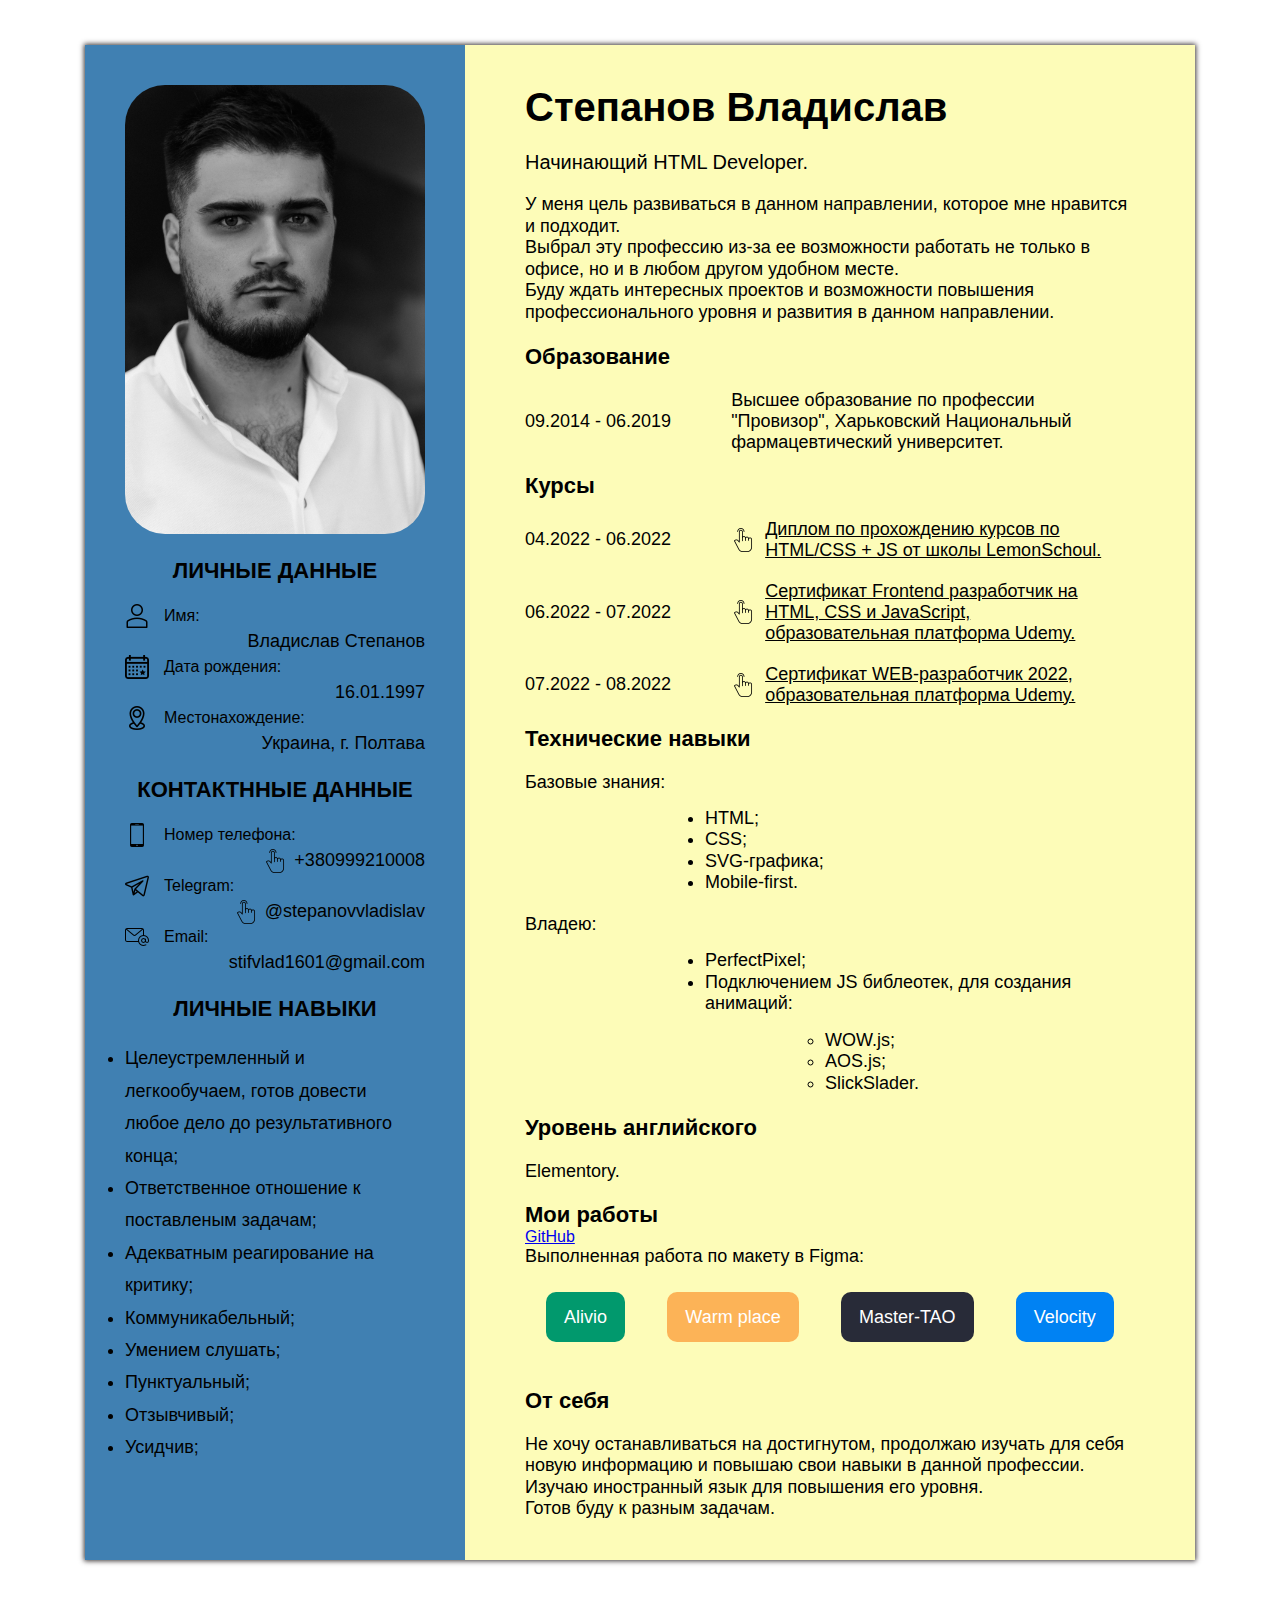
<file: index.html>
<!DOCTYPE html>
<html lang="ru">

<head>
    <meta charset="UTF-8">
    <meta http-equiv="X-UA-Compatible" content="IE=edge">
    <meta name="viewport" content="width=device-width, initial-scale=1.0">
    <title>Vladislav Stepanov</title>
    <link rel="shortcut icon" href="image/favicon.ico" type="image/x-icon">
    <link rel="stylesheet" href="css/style.css">
</head>

<body>
    <main>
        <div class="section">
            <div class="section-page">
                <div class="section-left">
                    <img class="section-left_photo" src="image/photo.jpg" alt="">
                    <div class="section-left_info">
                        <div class="section-left_info-block">
                            <div class="section-left_personal">
                                <h3>ЛИЧНЫЕ ДАННЫЕ</h3>
                                <div>
                                    <div>
                                        <div class="section-left_icons">
                                            <img src="image/name.png" alt="">
                                            <div>Имя:</div>
                                        </div>
                                        <ul class="section-left_personal-data">
                                            <li>Владислав Степанов</li>
                                        </ul>
                                    </div>
                                    <div>
                                        <div class="section-left_icons">
                                            <img src="image/date.png" alt="">
                                            <div>Дата рождения:</div>
                                        </div>
                                        <ul class="section-left_personal-data">
                                            <li>16.01.1997</li>
                                        </ul>
                                    </div>
                                    <div>
                                        <div class="section-left_icons">
                                            <img src="image/pin-map.png" alt="">
                                            <div>Местонахождение:</div>
                                        </div>
                                        <ul class="section-left_personal-data">
                                            <li>Украина, г. Полтава</li>
                                        </ul>
                                    </div>
                                </div>
                            </div>
                            <div class="section-left_personal">
                                <h3>КОНТАКТННЫЕ ДАННЫЕ</h3>
                                <div>
                                    <div>
                                        <div class="section-left_icons">
                                            <img src="image/phone.png" alt="">
                                            <div>Номер телефона:</div>
                                        </div>
                                        <ul class="section-left_personal-data">
                                            <li>
                                                <img src="image/icon-tap.png" alt="hand">
                                                <a href="tel:+380999210008">+380999210008</a>
                                            </li>
                                        </ul>
                                    </div>
                                    <div>
                                        <div class="section-left_icons">
                                            <img src="image/telegram.png" alt="">
                                            <div>Telegram:</div>
                                        </div>
                                        <ul class="section-left_personal-data">
                                            <li>
                                                <img src="image/icon-tap.png" alt="hand">
                                                <a href="https://t.me/stepanovvladislav">@stepanovvladislav</a>
                                            </li>
                                        </ul>
                                    </div>
                                    <div>
                                        <div class="section-left_icons">
                                            <img src="image/email.png" alt="">
                                            <div>Email:</div>
                                        </div>
                                        <ul class="section-left_personal-data">
                                            <li>stifvlad1601@gmail.com</li>
                                        </ul>
                                    </div>
                                </div>
                            </div>
                        </div>
                        <div class="section-left_info-block">
                            <div class="section-left_personal-skills">
                                <h3>ЛИЧНЫЕ НАВЫКИ</h3>
                                <ul>
                                    <li>
                                        Целеустремленный и легкообучаем, готов довести любое дело до результативного конца;
                                    </li>
                                    <li>
                                        Ответственное отношение к поставленым задачам;
                                    </li>
                                    <li>
                                        Адекватным реагирование на критику;
                                    </li>
                                    <li>
                                        Коммуникабельный;
                                    </li>
                                    <li>
                                        Умением слушать;
                                    </li>
                                    <li>
                                        Пунктуальный;
                                    </li>
                                    <li>
                                        Отзывчивый;
                                    </li>
                                    <li>
                                        Усидчив;
                                    </li>
                                </ul>
                            </div>
                        </div>
                    </div>
                </div>
                <div class="section-right">
                    <h1>Степанов Владислав</h1>
                    <div class="section-right_text">
                        <p>Начинающий HTML Developer.</p>
                        <p>У меня цель развиваться в данном направлении, которое мне нравится и подходит.</p>
                        <p>Выбрал эту профессию из-за ее возможности работать не только в офисе, но и в любом другом удобном месте.</p>
                        <p>Буду ждать интересных проектов и возможности повышения профессионального уровня и развития в данном направлении.</p>
                    </div>
                    <div class="section-right_education">
                        <h3>Образование</h3>
                        <div>
                            <p>09.2014 - 06.2019</p>
                            <p>Высшее образование по профессии "Провизор", Харьковский Национальный фармацевтический университет.</p>
                        </div>
                    </div>
                    <div class="section-right_courses">
                        <h3>Курсы</h3>
                        <div>
                            <p>04.2022 - 06.2022</p>
                            <a href="/image/course.png" target="_blank">
                                <img src="image/icon-tap.png" alt="hand">
                                <p class="section-right_certificate">Диплом по прохождению курсов по HTML/CSS + JS от школы LemonSchoul.</p>
                            </a>
                        </div>
                        <div>
                            <p>06.2022 - 07.2022</p>
                            <a href="https://www.udemy.com/certificate/UC-6e916e8c-94e6-4767-8dfc-61a6eb2ddf03/"
                                target="_blank">
                                <img src="image/icon-tap.png" alt="hand">
                                <p class="section-right_certificate">Сертификат Frontend разработчик на HTML, CSS и JavaScript, образовательная платформа Udemy.</p>
                            </a>
                        </div>
                        <div>
                            <p>07.2022 - 08.2022</p>
                            <a href="https://www.udemy.com/certificate/UC-e1ce2035-2940-42ac-a292-7bdc032e72ca/"
                                target="_blank">
                                <img src="image/icon-tap.png" alt="hand">
                                <p class="section-right_certificate">Сертификат WEB-разработчик 2022, образовательная платформа Udemy.</p>
                            </a>
                        </div>
                    </div>
                    <div class="section-right_skills">
                        <h3>Технические навыки</h3>
                        <ul>
                            <li class="section-right_skills-basic">Базовые знания:
                                <ul>
                                    <li>HTML;</li>
                                    <li>CSS;</li>
                                    <li>SVG-графика;</li>
                                    <li>Mobile-first.</li>
                                </ul>
                            </li>
                            <li class="section-right_skills-basic">Владею:
                                <ul>
                                    <li>PerfectPixel;</li>
                                    <li>Подключением JS библеотек, для создания анимаций:
                                        <ul class="section-right_library">
                                            <li>WOW.js;</li>
                                            <li>AOS.js;</li>
                                            <li>SlickSlader.</li>
                                        </ul>
                                    </li>
                                </ul>
                            </li>
                        </ul>
                    </div>
                    <div class="section-right_english">
                        <h3>Уровень английского</h3>
                        <p>Elementory.</p>
                    </div>
                    <div class="section-right_work">
                        <h3>Мои работы</h3>
                        <a href="https://github.com/StepanovVVV/my-work.git">GitHub</a>
                        <ul>
                            <li>Выполненная работа по макету в Figma:
                                <ul class="section-right_work-project">
                                    <li>
                                        <a href="Alivio-1">Alivio</a>
                                    </li>
                                    <li>
                                        <a class="project_warm-place" href="Warm-place-2">Warm place</a>
                                    </li>
                                    <li>
                                        <a class="project_master-tao" href="Master-TAO-3">Master-TAO</a>
                                    </li>
                                    <li>
                                        <a class="project_velocity" href="Velocity-4">Velocity</a>
                                    </li>
                                </ul>
                            </li>
                        </ul>
                    </div>
                    <div class="section-right_push">
                        <h3>От себя</h3>
                        <div>
                            <p>Не хочу останавливаться на достигнутом, продолжаю изучать для себя новую информацию и повышаю свои навыки в данной профессии.</p>
                            <p>Изучаю иностранный язык для повышения его уровня.</p>
                            <p>Готов буду к разным задачам.</p>
                        </div>
                    </div>
                </div>
            </div>
        </div>
    </main>
</body>
</html>
</file>
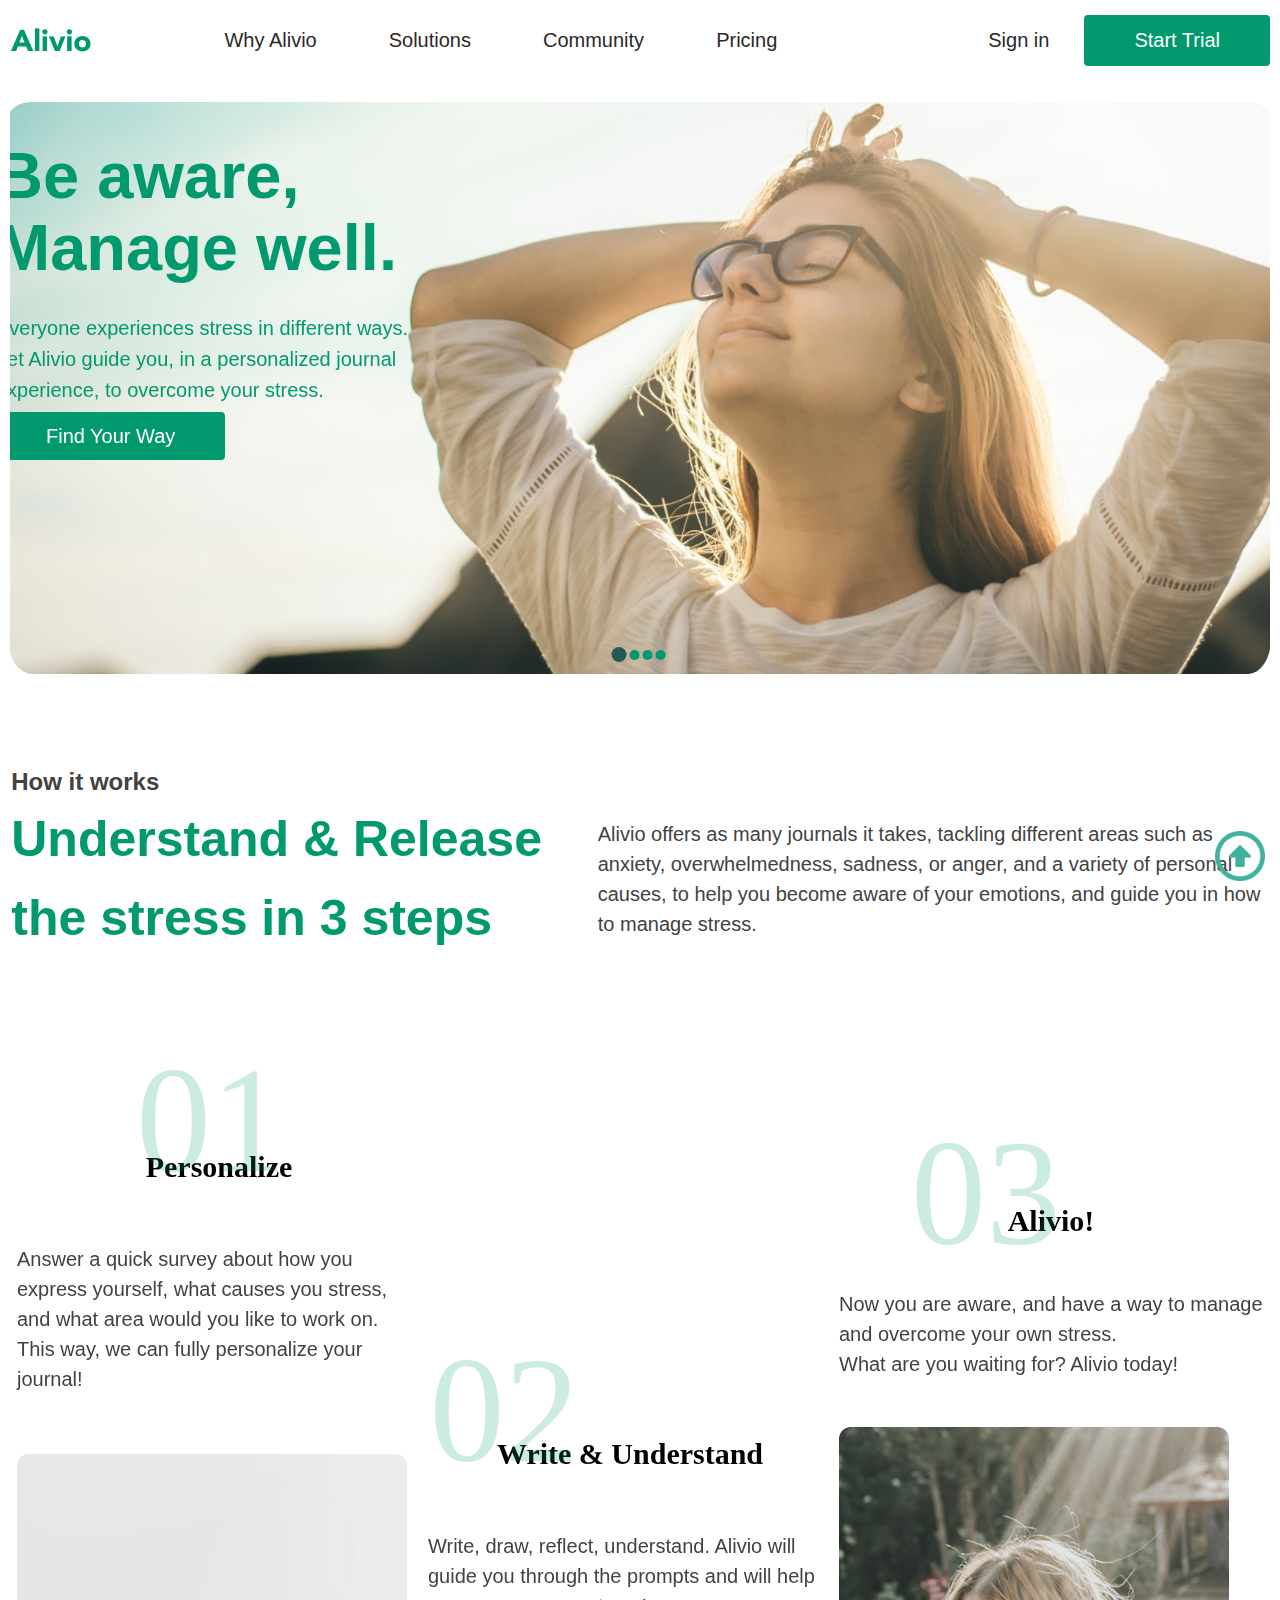
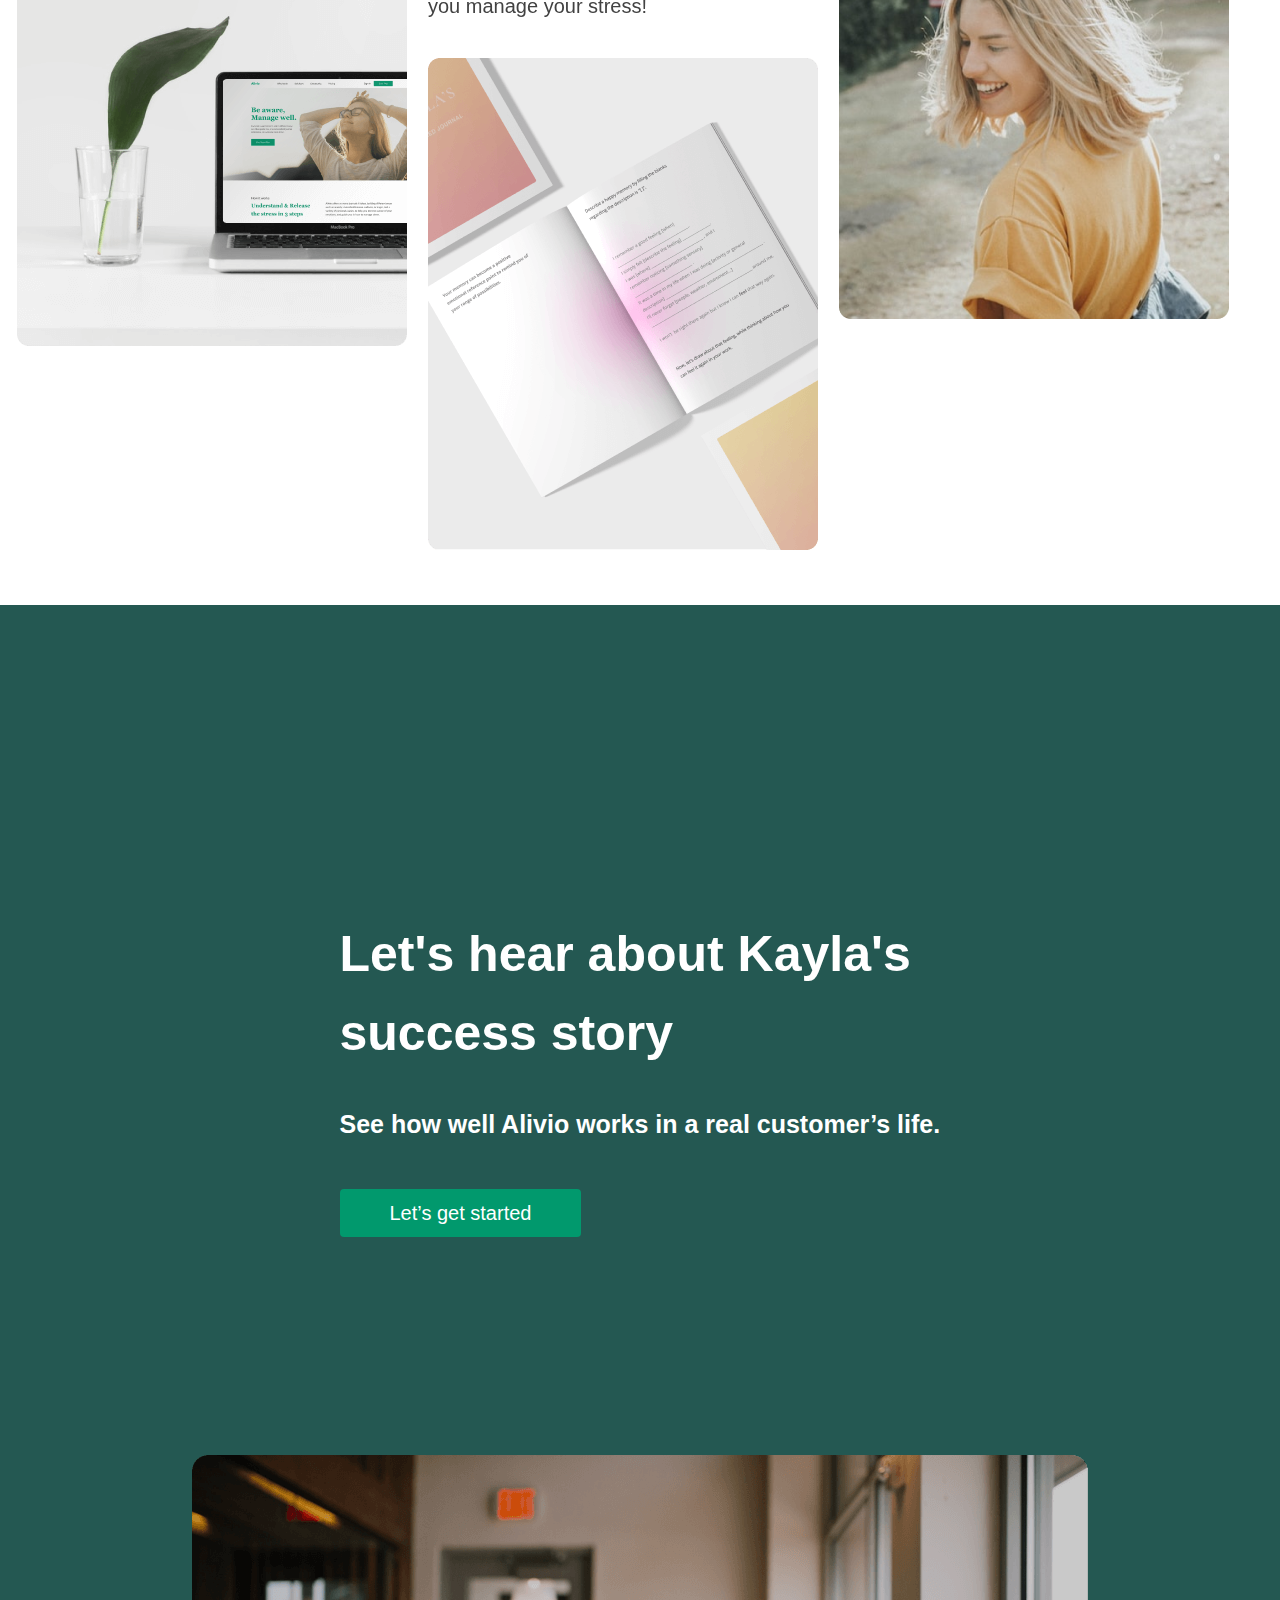
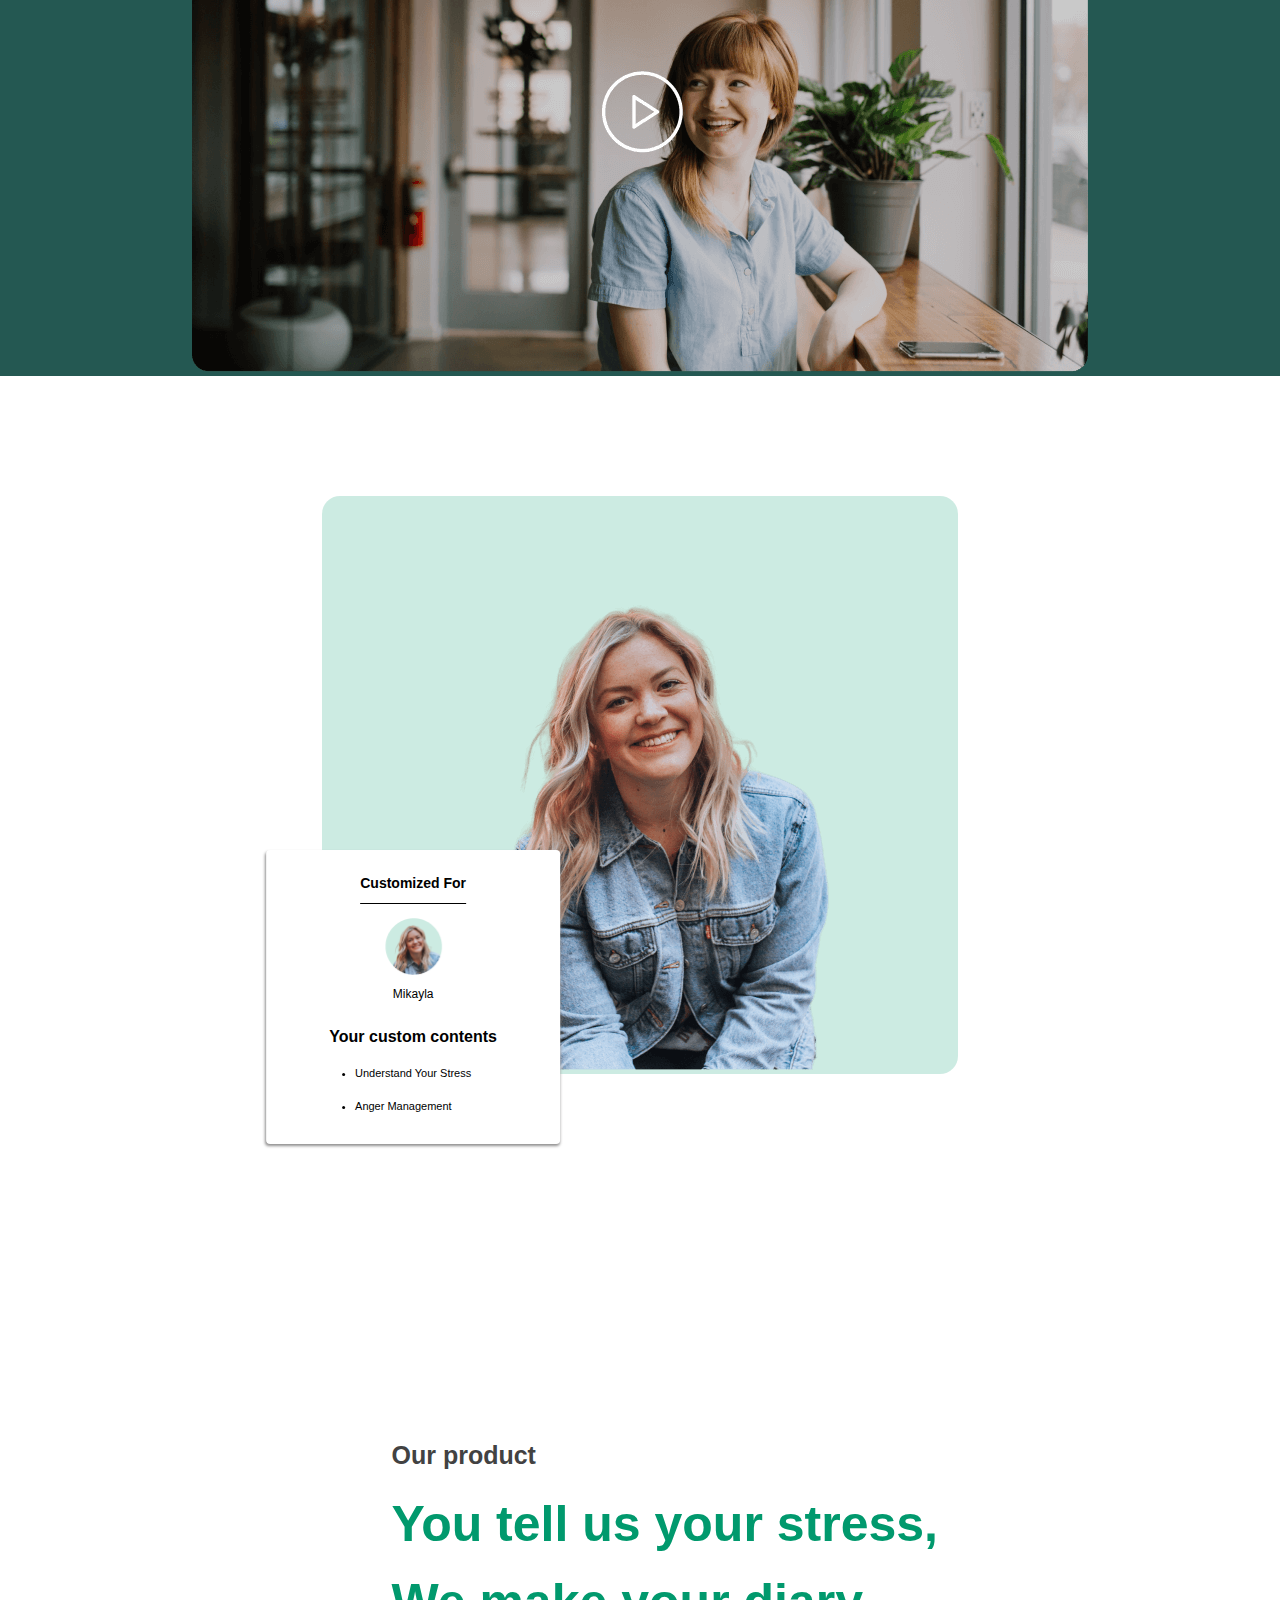
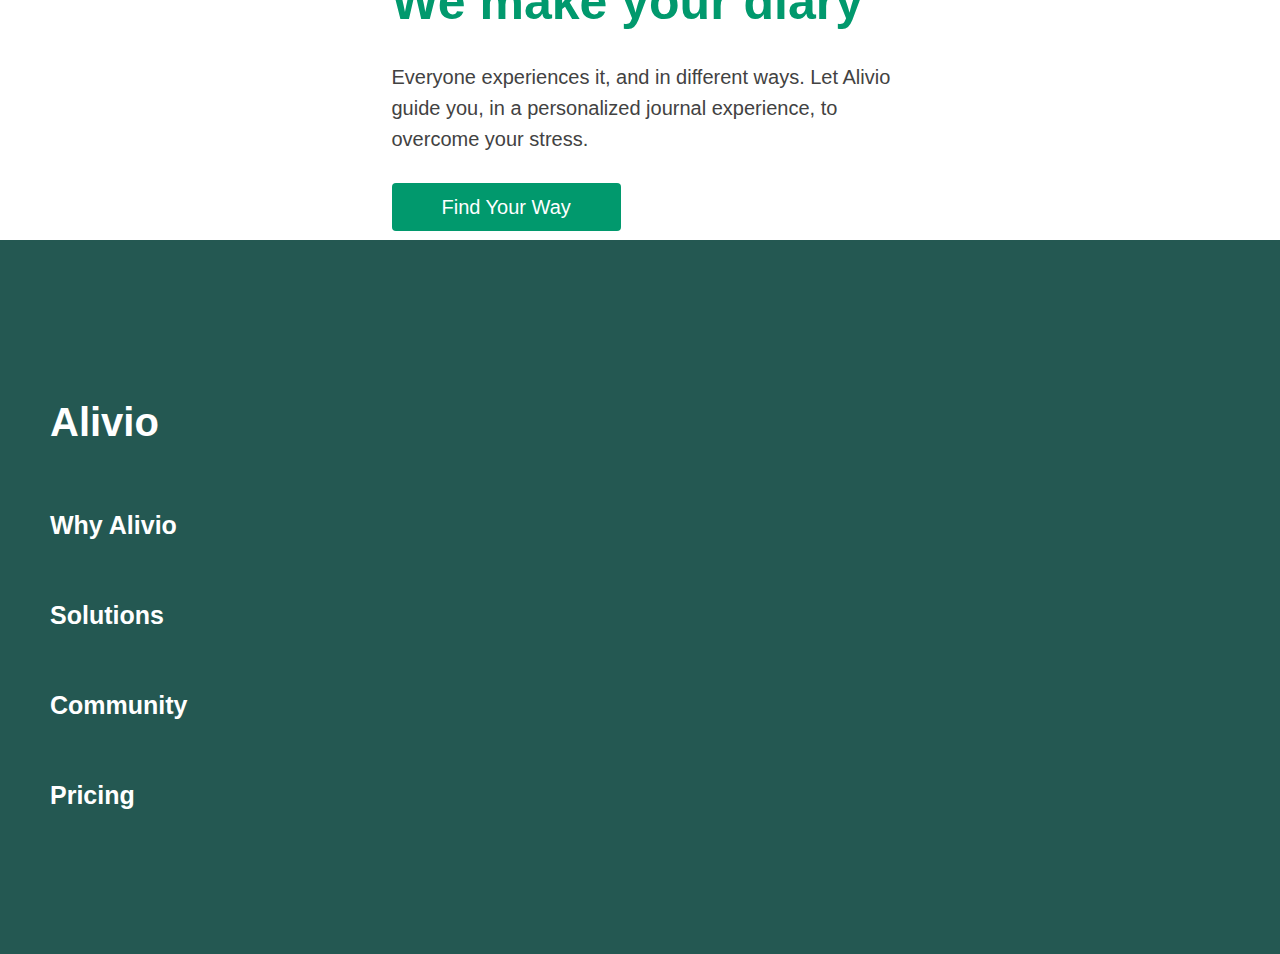
<file: Alivio-1/index.html>
<!DOCTYPE html>
<html lang="en">

<head>
    <meta charset="UTF-8">
    <meta http-equiv="X-UA-Compatible" content="IE=edge">
    <meta name="viewport" content="width=device-width, initial-scale=1.0">
    <title>Alivio</title>
    <link rel="shortcut icon" href="image/favicon.ico" type="image/x-icon">
    <link rel="stylesheet" href="css/videotube.min.css">
    <link rel="stylesheet" href="css/slick.css">
    <link rel="stylesheet" href="css/style.css">
</head>

<body>
    <!-- HEADER -->
    <header class="container">
        <div class="header">
            <div class="header_box">
                <div class="header_body">
                    <div class="header_burger">
                        <span></span>
                    </div>
                    <div>
                        <a href="#" class="header_logo">
                            <img src="./image/logo.png" alt="logo">
                        </a>
                    </div>
                    <nav class="header_menu">
                        <ul class="header_list">
                            <li>
                                <a href="#" class="header_link">Why Alivio</a>
                            </li>
                            <li>
                                <a href="#" class="header_link">Solutions</a>
                            </li>
                            <li>
                                <a href="#" class="header_link">Community</a>
                            </li>
                            <li>
                                <a href="#" class="header_link">Pricing</a>
                            </li>
                            <li class="header_list header_sign-start">
                                <a href="#popup" class="header_sign-btn">Sign in</a>
                                <a href="#" class="header_start-btn">Start Trial</a>
                            </li>
                        </ul>
                    </nav>
                </div>
            </div>
        </div>
    </header>
    <!-- HEADER -->

    <main>
        <!-- SECTION - 1 -->
        <section class="container">
            <div class="fist-section_slider" id="section-1">
                <div class="slider_item slider_item-image">
                    <img class="slider_item-img" src="image/section-1/slick-1.jpg" alt="girl">
                    <div class="fist-section_info">
                        <h2 class="slick-slider_title">Be aware, Manage well.</h2>
                        <p class="slick-slider_text">Everyone experiences stress in different ways. Let Alivio guide
                            you, in a personalized
                            journal experience, to overcome your stress.</p>
                        <a class="header_start-btn slick-btn btn-modile" href="#">Find Your Way</a>
                    </div>
                </div>
                <div class="slider_item ">
                    <img src="image/section-1/slick-2.png" alt="man">
                    <div class="fist-section_info slider_info">
                        <h2 class="slick-slider_title">Be aware, Manage well.</h2>
                        <p class="slick-slider_text">Everyone experiences stress in different ways. Let Alivio guide
                            you, in a personalized
                            journal experience, to overcome your stress.</p>
                        <a class="header_start-btn slick-btn btn-modile" href="#">Find Your Way</a>
                    </div>
                </div>
                <div class="slider_item">
                    <img src="image/section-1/slick-3.png" alt="laptop">
                    <div class="fist-section_info slider_info">
                        <h2 class="slick-slider_title">Be aware, Manage well.</h2>
                        <p class="slick-slider_text">Everyone experiences stress in different ways. Let Alivio guide
                            you, in a personalized
                            journal experience, to overcome your stress.</p>
                        <a class="header_start-btn slick-btn btn-modile" href="#">Find Your Way</a>
                    </div>
                </div>
                <div class="slider_item">
                    <img src="image/section-1/slick-4.png" alt="track">
                    <div class="fist-section_info slider_info">
                        <h2 class="slick-slider_title">Be aware, Manage well.</h2>
                        <p class="slick-slider_text">Everyone experiences stress in different ways. Let Alivio guide
                            you, in a personalized
                            journal experience, to overcome your stress.</p>
                        <a class="header_start-btn slick-btn btn-modile" href="#">Find Your Way</a>
                    </div>
                </div>
            </div>
        </section>
        <!-- SECTION - 1 -->

        <!-- SECTION - 2 -->
        <section class="container">
            <div class="second-section">
                <div class="second-section-work">
                    <div class="second-section-title">
                        <h2>How it works</h2>
                        <h3>Understand & Release the stress in 3 steps</h3>
                    </div>
                    <p>Alivio offers as many journals it takes, tackling different areas such as anxiety,
                        overwhelmedness, sadness, or anger, and a variety of personal causes, to help you become aware
                        of your emotions, and guide you in how to manage stress.</p>
                </div>
                <div class="second-section-info">
                    <div class="second-section-block1">
                        <h2>Personalize</h2>
                        <p>Answer a quick survey about how you express yourself, what causes you stress, and what area
                            would you like to work on. This way, we can fully personalize your journal!</p>
                        <img src="image/section-2/laptop-1.png" alt="image">
                    </div>
                    <div class="second-section-block2">
                        <h2>Write & Understand</h2>
                        <p>Write, draw, reflect, understand. Alivio will guide you through the prompts and will help you
                            manage your stress!</p>
                        <img src="image/section-2/notebook-2.png" alt="notebook">
                    </div>
                    <div class="second-section-block3">
                        <div class="second-section-box">
                            <h2>Alivio!</h2>
                            <p>Now you are aware, and have a way to manage and overcome your own stress.</p>
                            <p>What are you waiting for? Alivio today!</p>
                        </div>
                        <img src="image/section-2/girl-3.png" alt="smile">
                    </div>
                </div>
            </div>
        </section>
        <!-- SECTION - 2 -->

        <!-- SECTION - 3 -->
        <section class="third-section">
            <div class="container">
                <div class="third-section-info">
                    <div class="third-section-text">
                        <h2>Let's hear about Kayla's success story</h2>
                        <p>See how well Alivio works in a real customer’s life. </p>
                        <a class="third-section-btn header_start-btn btn-modile" href="#">Let’s get started</a>
                    </div>
                    <a class="third-section-open-video tube" href="https://www.youtube.com/watch?v=McSTvIqDuso"><img
                            src="image/section-3/Video.png" alt="video"></a>
                </div>
            </div>
        </section>
        <!-- SECTION - 3 -->

        <!-- SECTION - 4 -->
        <section class="container">
            <div class="four-section">
                <div class="four-section-block">
                    <div class="four-section-info">
                        <h3>Customized For</h3>
                        <img src="image/section-4/girl-our-product-mini.png" alt="avatar">
                        <div>Mikayla</div>
                        <h4>Your custom contents</h4>
                        <ul>
                            <li>Understand Your Stress</li>
                            <li>Anger Management</li>
                        </ul>
                    </div>
                    <div class="four-section-img">
                        <img src="image/section-4/girl-our-product.png" alt="girl">
                    </div>
                </div>
                <div class="four-section-box">
                    <h2>Our product</h2>
                    <h3>You tell us your stress,
                        We make your diary</h3>
                    <p>Everyone experiences it, and in different ways.
                        Let Alivio guide you, in a personalized journal experience, to overcome your stress.</p>
                    <a class="header_start-btn four-section-btn btn-modile" href="#">Find Your Way</a>
                </div>
            </div>
        </section>
        <!-- SECTION - 4 -->

        <!-- SECTION - 5 -->
        <div class="five-section">
            <div class="container">
                <div class="five-section_menu">
                    <ul>
                        <li><a class="five-section_nav" href="#">Alivio</a></li>
                        <li><a href="#">Why Alivio</a></li>
                        <li><a href="#">Solutions</a></li>
                        <li><a href="#">Community</a></li>
                        <li><a href="#">Pricing</a></li>
                        <li class="sign-btn">
                            <a href="#popup" class="header_sign-btn">Sign in</a>
                        </li>
                    </ul>
                </div>
            </div>
        </div>
        <!-- SECTION - 5 -->

        <!-- SIGN IN -->
        <div id="popup" class="popup">
            <a href="#header" class="popup_area"></a>
            <div class="popup_body">
                <div class="popup_content">
                    <a href="#header" class="popup_close">X</a>
                    <div class="popup_title">Sign in</div>
                    <form class="popup_form">
                        <label for="login">Login</label>
                        <input class="input_border" id="login" name="login" type="text">
                        <label for="password">Password</label>
                        <input class="input_border" id="password" name="password" type="password">
                        <button type="submit">Sign in</button>
                    </form>
                </div>
            </div>
        </div>
        <!-- SIGN IN -->

        <!-- BTN_ARROW-UP -->
        <div class="arrow">
            <a href="#section-1"><img src="image/arrow-up.png" alt="arrow"></a>
        </div>
        <!-- BTN_ARROW-UP -->
    </main>

    <script src="js/videotube.min.js"></script>
    <script src="js/jquery-3.6.1.min.js"></script>
    <script src="js/slick.min.js"></script>
    <script src="js/script.js"></script>
</body>

</html>
</file>
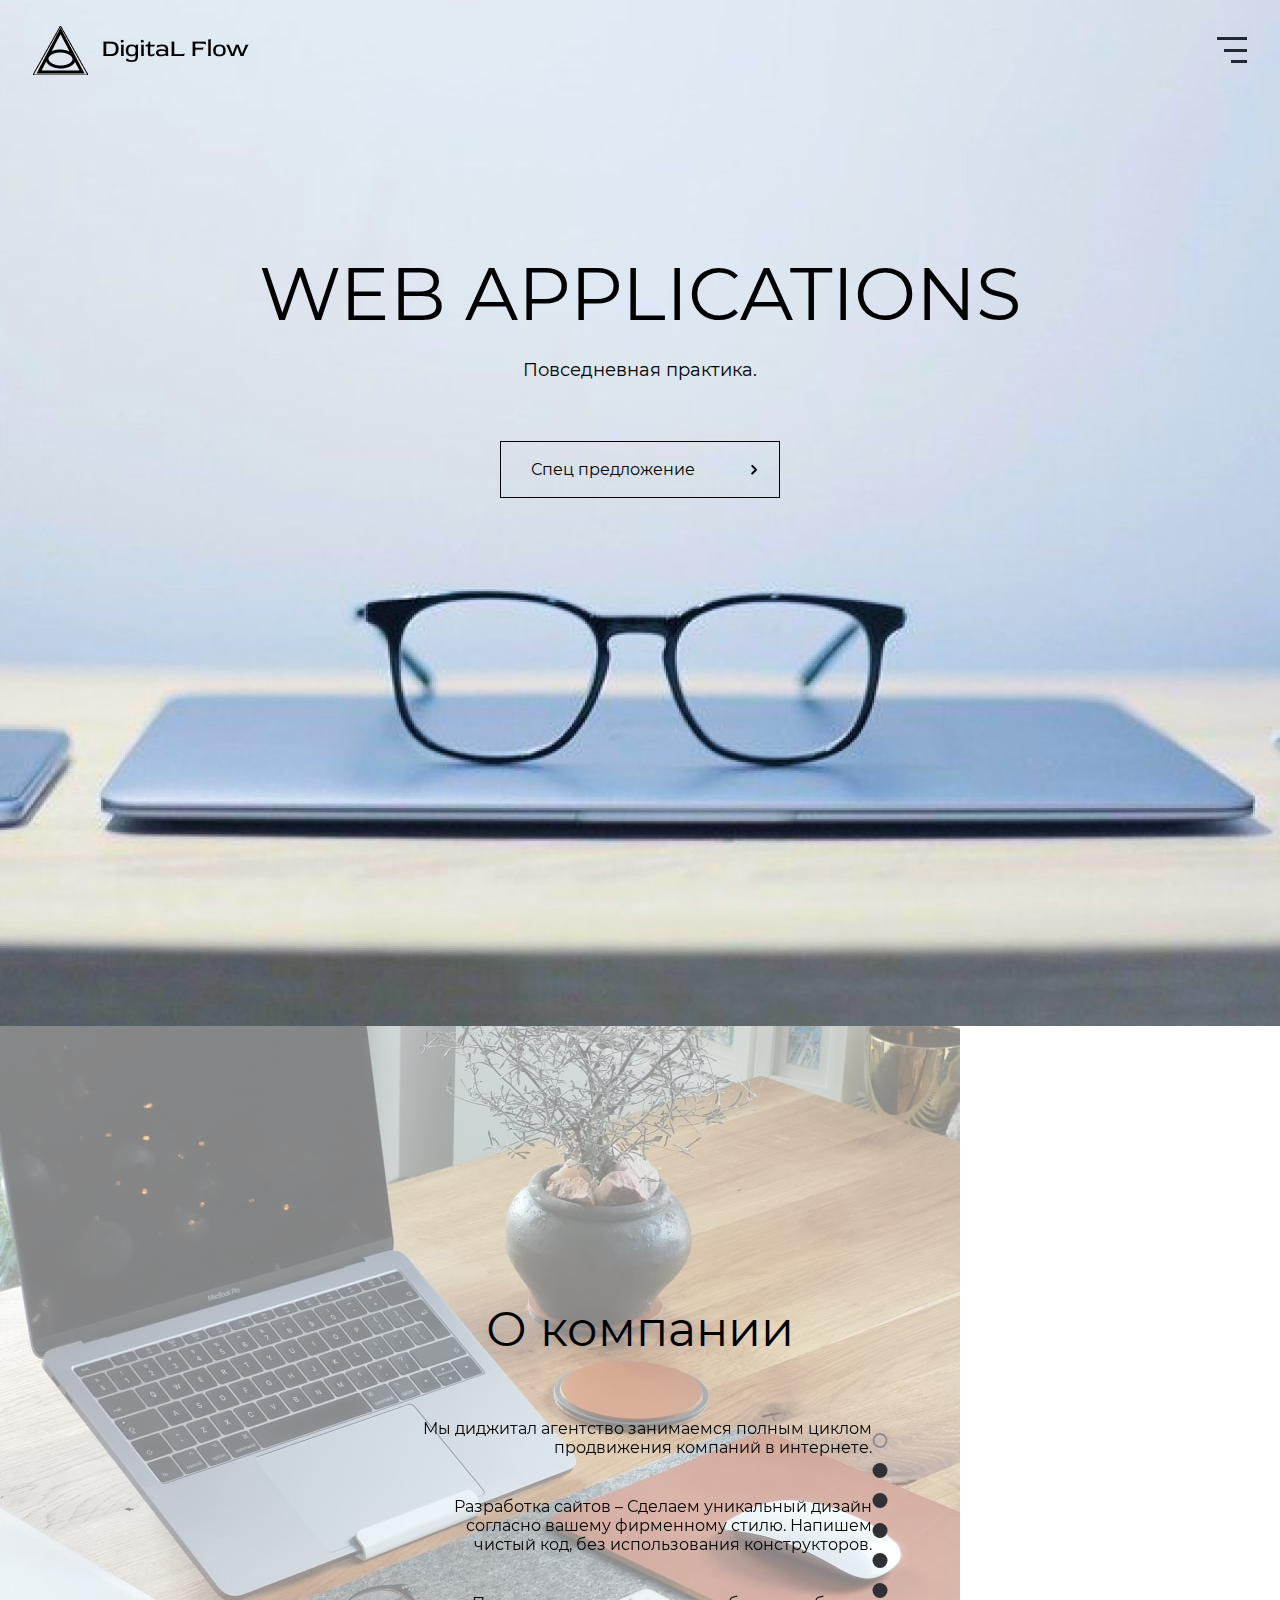
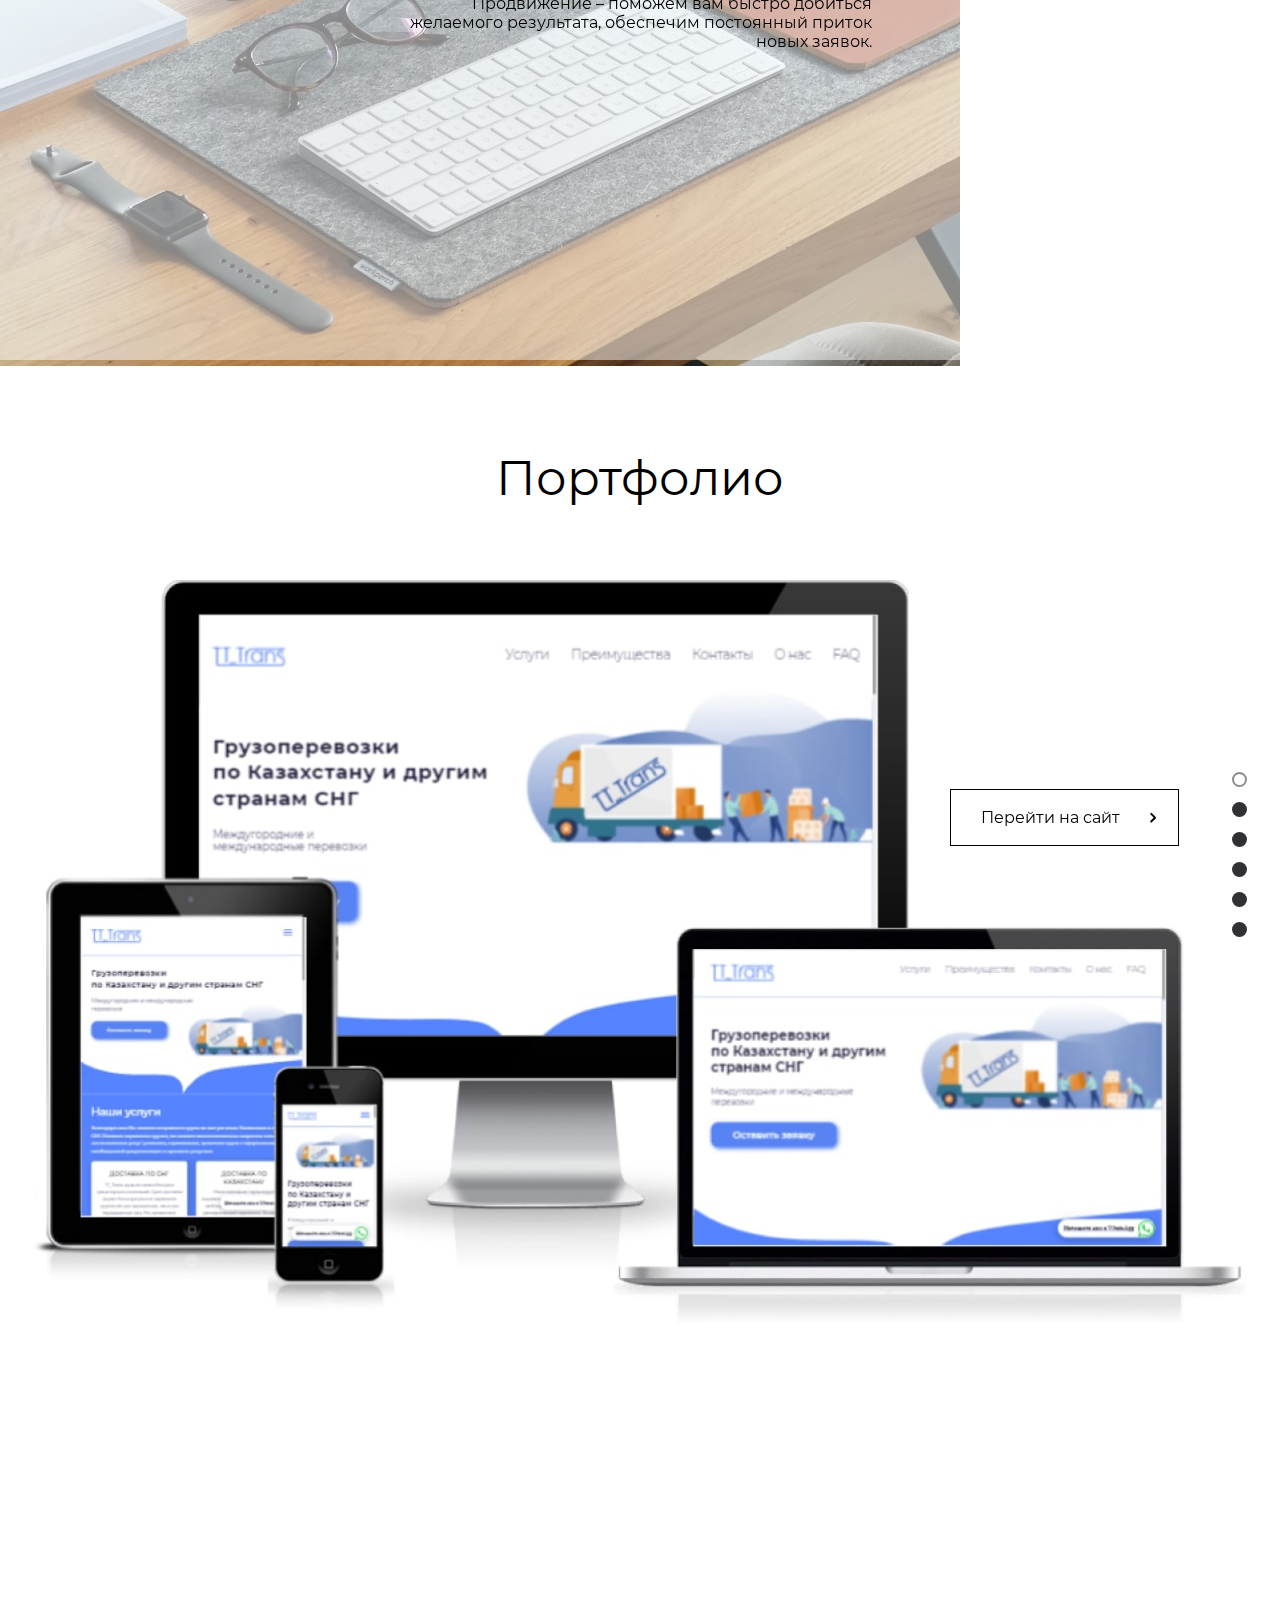
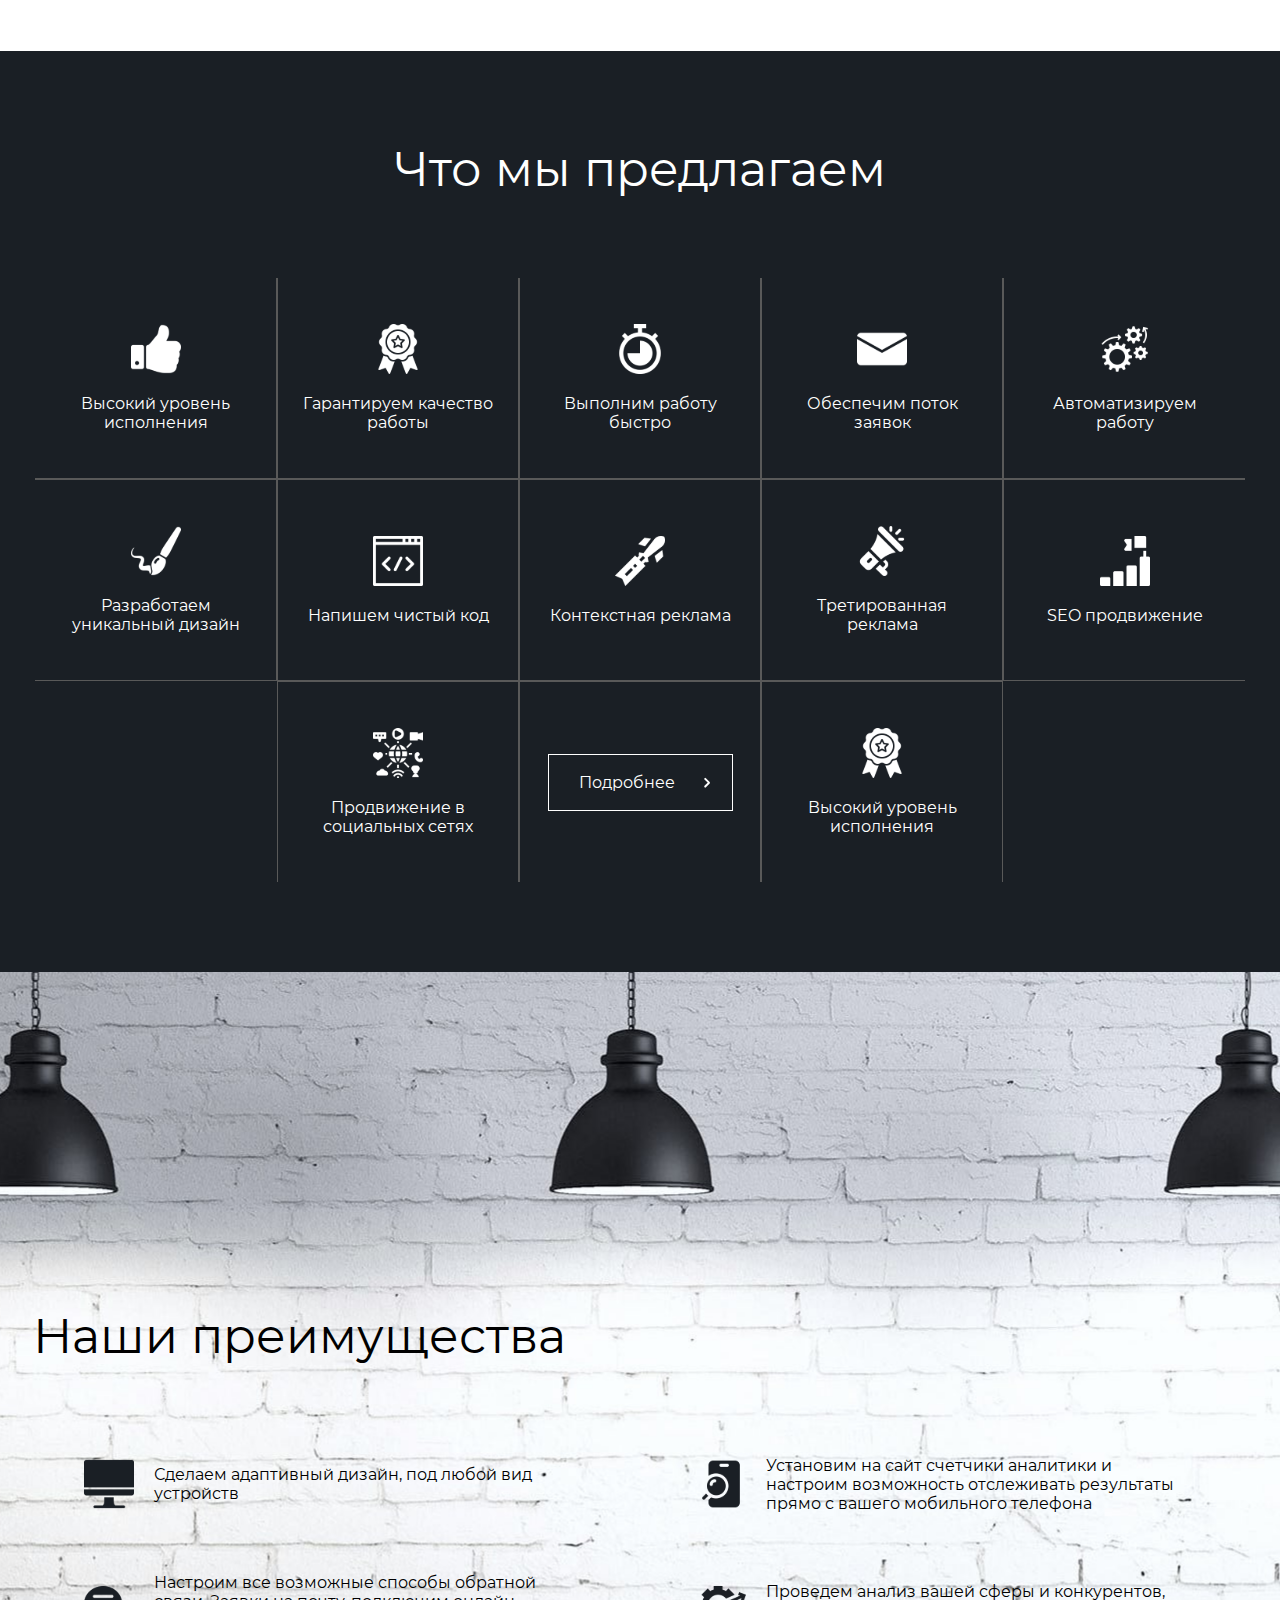
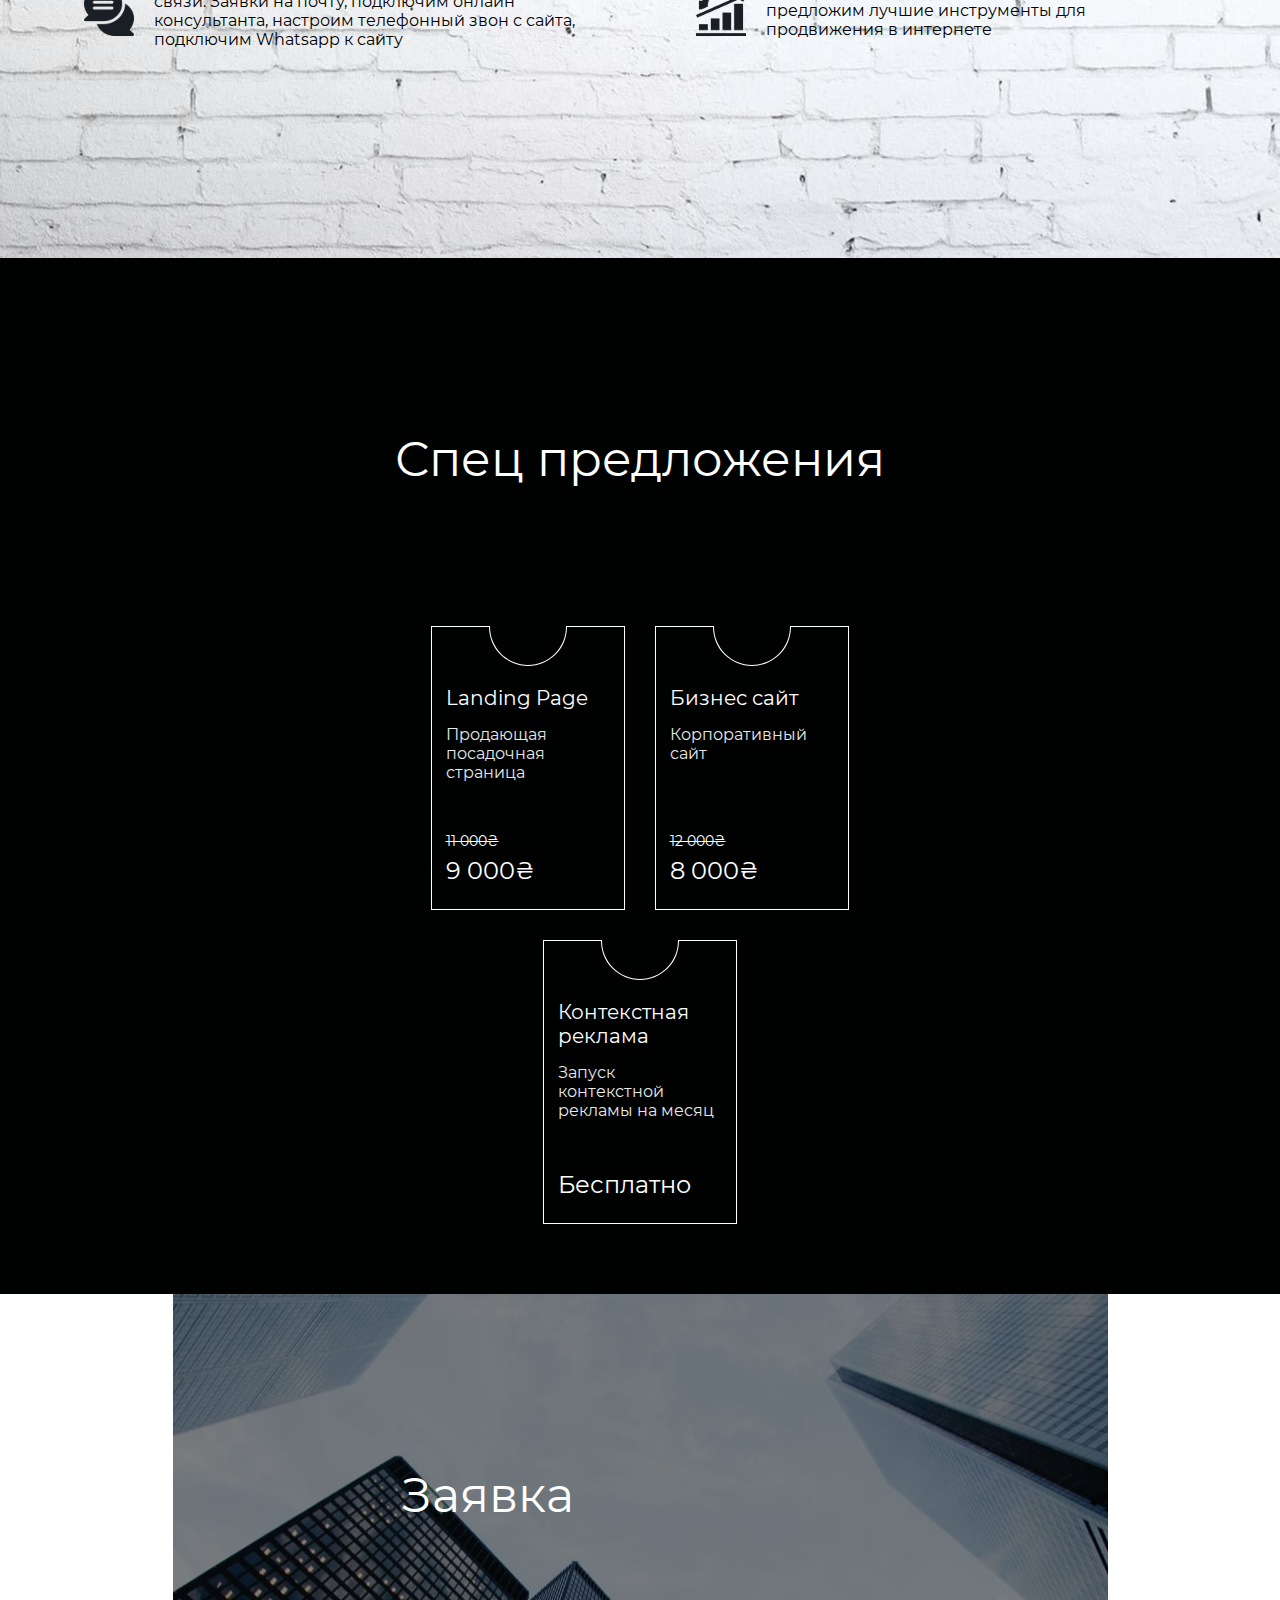
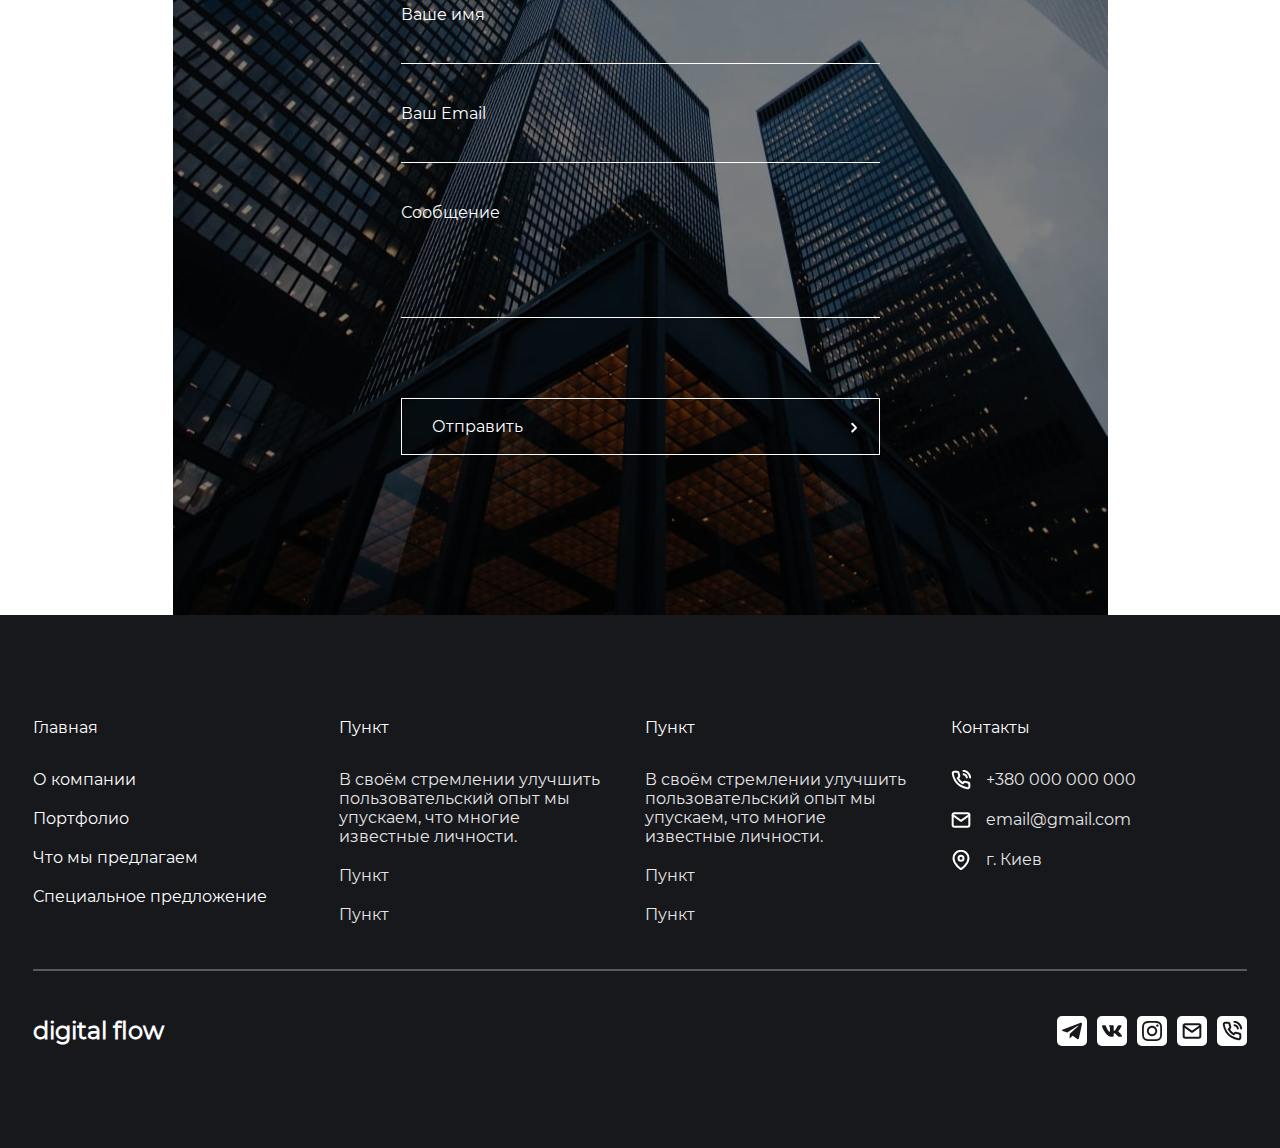
<file: DigitaLFlow-8/index.html>
<!DOCTYPE html>
<html lang="ru">

<head>
    <meta charset="UTF-8">
    <meta http-equiv="X-UA-Compatible" content="IE=edge">
    <meta name="viewport" content="width=device-width, initial-scale=1.0">
    <title>DigitaL Flow</title>
    <link rel="shortcut icon" href="img/fav.ico" type="image/x-icon">
    <link rel="stylesheet" href="css/slick.css">
    <link rel="stylesheet" href="css/style.css">
    <link rel="stylesheet" media="screen and (max-width: 1785px)" href="css/mobile.css">
</head>

<body>
    <!-- header -->
    <header class="header">
        <div class="container">
            <div class="header__body">
                <a href="#!" class="header__logo">
                    <img src="img/logo.png" alt="logo">
                </a>
                <div class="header__burger">
                    <span></span>
                </div>
                <nav class="header__menu">
                    <div class="header__burger header__burger-mob">
                        <span></span>
                    </div>
                    <ul class="header__list">
                        <li>
                            <a href="#!" class="header__link">Главная</a>
                        </li>
                        <li>
                            <a href="#!" class="header__link">О компании</a>
                        </li>
                        <li>
                            <a href="#!" class="header__link">Портфолио</a>
                        </li>
                        <li>
                            <a href="#!" class="header__link">Что мы предлагаем</a>
                        </li>
                        <li>
                            <a href="#!" class="header__link">Специальное предложение</a>
                        </li>
                        <li class="header__btn">
                            <a href="#!" class="btn">Оставить заявку</a>
                        </li>
                        <li class="header__social">
                            <div class="social__list">
                                <a href="#!" class="social">
                                    <img src="./img/contact/social_network/telegram.svg" alt="telegram">
                                </a>
                                <a href="#!" class="social">
                                    <img src="img/contact/social_network/vk.svg" alt="vk">
                                </a>
                                <a href="#!" class="social">
                                    <img src="img/contact/social_network/instagram.svg" alt="instagram">
                                </a>
                                <a href="#!" class="social">
                                    <img src="img/contact/social_network/mail.svg" alt="mail">
                                </a>
                                <a href="#!" class="social">
                                    <img src="img/contact/social_network/phone-call.svg" alt="phone-call">
                                </a>
                            </div>
                        </li>
                    </ul>
                </nav>
            </div>
        </div>
    </header>

    <main>
        <!-- -------- s1-web -------- -->
        <section class="s1-web">
            <div class="container">
                <h1 class="title">web applications</h1>
                <p>Повседневная практика.</p>
                <a href="#!" class="btn">Спец предложение</a>
            </div>
        </section>

        <!-- -------- s2_about-company -------- -->
        <section class="s2_about-company">
            <div class="container">
                <div class="img-background"></div>
                <div class="s2_about-company__slider">
                    <h2 class="title">О компании</h2>
                    <div class="slick-slider">
                        <div class="slick-block">
                            <p>
                                Мы диджитал агентство занимаемся полным циклом продвижения компаний в интернете.
                            </p>
                            <p>
                                Разработка сайтов – Сделаем уникальный дизайн согласно вашему фирменному стилю. Напишем
                                чистый код, без использования конструкторов.
                            </p>
                            <p>
                                Продвижение – поможем вам быстро добиться желаемого результата, обеспечим постоянный
                                приток новых заявок.
                            </p>
                        </div>
                        <div class="slick-block">
                            <p>
                                2.Мы диджитал агентство занимаемся полным циклом продвижения компаний в интернете.
                            </p>
                            <p>
                                Разработка сайтов – Сделаем уникальный дизайн согласно вашему фирменному стилю. Напишем
                                чистый код, без использования конструкторов.
                            </p>
                            <p>
                                Продвижение – поможем вам быстро добиться желаемого результата, обеспечим постоянный
                                приток новых заявок.
                            </p>
                        </div>
                        <div class="slick-block">
                            <p>
                                3.Мы диджитал агентство занимаемся полным циклом продвижения компаний в интернете.
                            </p>
                            <p>
                                Разработка сайтов – Сделаем уникальный дизайн согласно вашему фирменному стилю. Напишем
                                чистый код, без использования конструкторов.
                            </p>
                            <p>
                                Продвижение – поможем вам быстро добиться желаемого результата, обеспечим постоянный
                                приток новых заявок.
                            </p>
                        </div>
                        <div class="slick-block">
                            <p>
                                4.Мы диджитал агентство занимаемся полным циклом продвижения компаний в интернете.
                            </p>
                            <p>
                                Разработка сайтов – Сделаем уникальный дизайн согласно вашему фирменному стилю. Напишем
                                чистый код, без использования конструкторов.
                            </p>
                            <p>
                                Продвижение – поможем вам быстро добиться желаемого результата, обеспечим постоянный
                                приток новых заявок.
                            </p>
                        </div>
                        <div class="slick-block">
                            <p>
                                5.Мы диджитал агентство занимаемся полным циклом продвижения компаний в интернете.
                            </p>
                            <p>
                                Разработка сайтов – Сделаем уникальный дизайн согласно вашему фирменному стилю. Напишем
                                чистый код, без использования конструкторов.
                            </p>
                            <p>
                                Продвижение – поможем вам быстро добиться желаемого результата, обеспечим постоянный
                                приток новых заявок.
                            </p>
                        </div>
                        <div class="slick-block">
                            <p>
                                6.Мы диджитал агентство занимаемся полным циклом продвижения компаний в интернете.
                            </p>
                            <p>
                                Разработка сайтов – Сделаем уникальный дизайн согласно вашему фирменному стилю. Напишем
                                чистый код, без использования конструкторов.
                            </p>
                            <p>
                                Продвижение – поможем вам быстро добиться желаемого результата, обеспечим постоянный
                                приток новых заявок.
                            </p>
                        </div>
                    </div>
                </div>
            </div>
        </section>

        <!-- -------- s3_portfolio -------- -->
        <section class="s3_portfolio">
            <div class="container">
                <div class="s3_portfolio__slider">
                    <h2 class="title">Портфолио</h2>
                    <div class="slick-slider">
                        <div class="slick-block">
                            <img src="img/s3_portfolio/s3_devices.jpg" alt="devices-1">
                            <a href="#!" class="btn">Перейти на сайт</a>
                        </div>
                        <div class="slick-block">
                            <img src="img/s3_portfolio/s3_devices.jpg" alt="devices-2">
                            <a href="#!" class="btn">Перейти на сайт</a>
                        </div>
                        <div class="slick-block">
                            <img src="img/s3_portfolio/s3_devices.jpg" alt="devices-3">
                            <a href="#!" class="btn">Перейти на сайт</a>
                        </div>
                        <div class="slick-block">
                            <img src="img/s3_portfolio/s3_devices.jpg" alt="devices-4">
                            <a href="#!" class="btn">Перейти на сайт</a>
                        </div>
                        <div class="slick-block">
                            <img src="img/s3_portfolio/s3_devices.jpg" alt="devices-5">
                            <a href="#!" class="btn">Перейти на сайт</a>
                        </div>
                        <div class="slick-block">
                            <img src="img/s3_portfolio/s3_devices.jpg" alt="devices-6">
                            <a href="#!" class="btn">Перейти на сайт</a>
                        </div>
                    </div>
                    <a href="#!" class="btn btn__portfolio">Перейти на сайт</a>
                </div>
            </div>
        </section>

        <!-- -------- s4_we-offer -------- -->
        <section class="s4_we-offer">
            <div class="container">
                <h2 class="title">Что мы предлагаем</h2>
                <div class="s4_we-offer__wrapper">
                    <div>
                        <img src="img/s4_we-offer/s4_like-1.svg" alt="like">
                        <p>Высокий уровень исполнения</p>
                    </div>
                    <div>
                        <img src="img/s4_we-offer/s4_reward-2.svg" alt="reward">
                        <p>Гарантируем качество работы</p>
                    </div>
                    <div>
                        <img src="img/s4_we-offer/s4_watch-3.svg" alt="watch">
                        <p>Выполним работу быстро</p>
                    </div>
                    <div>
                        <img src="img/s4_we-offer/s4_letter-4.svg" alt="letter">
                        <p>Обеспечим поток заявок</p>
                    </div>
                    <div>
                        <img src="img/s4_we-offer/s4_settings-5.svg" alt="settings">
                        <p>Автоматизируем работу </p>
                    </div>
                    <div>
                        <img src="img/s4_we-offer/s4_paint-6.svg" alt="paint">
                        <p>Разработаем уникальный дизайн</p>
                    </div>
                    <div>
                        <img src="img/s4_we-offer/s4_code-7.svg" alt="code">
                        <p>Напишем чистый код</p>
                    </div>
                    <div>
                        <img src="img/s4_we-offer/s4_advertising-8.svg" alt="advertising">
                        <p>Контекстная реклама</p>
                    </div>
                    <div>
                        <img src="img/s4_we-offer/s4_advert-9.svg" alt="advert">
                        <p>Третированная реклама</p>
                    </div>
                    <div>
                        <img src="img/s4_we-offer/s4_promotion-10.svg" alt="promotion">
                        <p>SEO продвижение</p>
                    </div>
                    <div>
                        <img src="img/s4_we-offer/s4_social-11.svg" alt="social">
                        <p>Продвижение в социальных сетях</p>
                    </div>
                    <div class="btn__more">
                        <a href="#!" class="btn">Подробнее</a>
                    </div>
                    <div>
                        <img src="img/s4_we-offer/s4_reward-2.svg" alt="reward">
                        <p>Высокий уровень исполнения</p>
                    </div>
                </div>
            </div>
        </section>

        <!-- -------- s5_our-advantages -------- -->
        <section class="s5_our-advantages">
            <div class="container">
                <h2 class="title">Наши преимущества</h2>
                <div class="s5_our-advantages__wrapper">
                    <div class="s5_our-advantages__box">
                        <img src="img/s5_our-advantages/icons/s5_computer-1.svg" alt="computer">
                        <p>Сделаем адаптивный дизайн, под любой вид устройств</p>
                    </div>
                    <div class="s5_our-advantages__box">
                        <img src="img/s5_our-advantages/icons/s5_search-2.svg" alt="search">
                        <p>Установим на сайт счетчики аналитики и настроим возможность отслеживать результаты прямо с
                            вашего мобильного телефона</p>
                    </div>
                    <div class="s5_our-advantages__box">
                        <img src="img/s5_our-advantages/icons/s5_message-3.svg" alt="message">
                        <p>Настроим все возможные способы обратной связи. Заявки на почту, подключим онлайн
                            консультанта, настроим телефонный звон с сайта, подключим Whatsapp к сайту</p>
                    </div>
                    <div class="s5_our-advantages__box">
                        <img src="img/s5_our-advantages/icons/s5_promotion-4.svg" alt="promotion">
                        <p>Проведем анализ вашей сферы и конкурентов, предложим лучшие инструменты для продвижения в
                            интернете</p>
                    </div>
                </div>
            </div>
        </section>

        <!-- -------- s6_request -------- -->
        <section class="s6_request">
            <div class="container">
                <div class="s6_request">
                    <div class="s6_request__left">
                        <div class="s6_request__left-box">
                            <h2 class="title">Заявка</h2>
                            <form action="">
                                <label for="name">
                                    Ваше имя
                                    <input type="text" id="name" required>
                                </label>
                                <label for="mail">
                                    Ваш Email
                                    <input type="text" id="mail" required>
                                </label>
                                <label for="message">
                                    Сообщение
                                    <textarea name="" id="message" cols="30" rows="5">
                                </textarea>
                                </label>
                                <button type="submit" class="btn">Отправить</button>
                            </form>
                        </div>
                    </div>
                    <div class="s6_request__right">
                        <div class="s6_request__right-block">
                            <h2 class="title">Спец предложения </h2>
                            <div class="s6_request__right-wrapper">
                                <a href="#!" class="s6_request__right-box">
                                    <span class="semicircle"></span>
                                    <div>
                                        <h3>Landing Page</h3>
                                        <p>Продающая посадочная страница</p>
                                        <p class="sale"><span>11 000&#8372;</span>9 000&#8372;</p>
                                    </div>
                                </a>
                                <a href="#!" class="s6_request__right-box">
                                    <div>
                                        <span class="semicircle"></span>
                                        <h3>Бизнес сайт</h3>
                                        <p>Корпоративный сайт</p>
                                        <p class="sale"><span>12 000&#8372;</span>8 000&#8372;</p>
                                    </div>
                                </a>
                                <a href="#!" class="s6_request__right-box">
                                    <div>
                                        <span class="semicircle"></span>
                                        <h3>Контекстная реклама</h3>
                                        <p>Запуск контекстной рекламы на месяц</p>
                                        <p class="sale">Бесплатно</p>
                                    </div>
                                </a>
                            </div>
                        </div>
                    </div>
                </div>
            </div>
        </section>
    </main>

    <!-- -------- footer -------- -->
    <footer class="footer ">
        <div class="container">
            <div class="footer__wrapper">
                <div class="footer__menu">
                    <nav>
                        <ul>
                            <li class="footer__nav">
                                <a href="#!">Главная</a>
                                <a href="#!">О компании</a>
                                <a href="#!">Портфолио</a>
                                <a href="#!">Что мы предлагаем</a>
                                <a href="#!">Специальное предложение </a>
                            </li>
                            <li>
                                <h4>Пункт</h4>
                                <p>В своём стремлении улучшить пользовательский опыт мы упускаем, что многие известные личности.</p>
                                <p>Пункт</p>
                                <p>Пункт</p>
                            </li>
                            <li>
                                <h4>Пункт</h4>
                                <p>В своём стремлении улучшить пользовательский опыт мы упускаем, что многие известные личности.</p>
                                <p>Пункт</p>
                                <p>Пункт</p>
                            </li>
                            <li class="footer__connect">
                                <h4>Контакты</h4>
                                <a href="tel:380000000000" class="footer__contact">
                                    <img src="img/contact/contact/phone-call.svg" alt="phone-call">
                                    <p>+380 000 000 000</p>
                                </a>
                                <a href="mailto:email@gmail.com" class="footer__contact">
                                    <img src="img/contact/contact/mail.svg" alt="mail">
                                    <p>email@gmail.com</p>
                                </a>
                                <a href="tel:380000000000" class="footer__contact">
                                    <img src="img/contact/contact/map-pin.svg" alt="map">
                                    <address>г. Киев</address> 
                                </a>
                            </li>
                        </ul>
                    </nav>
                </div>
                <hr>
                <div class="footer__social">
                    <h3>digital flow</h3>
                    <div class="social__list">
                        <a href="#!" class="social">
                            <img src="./img/contact/social_network/telegram.svg" alt="telegram">
                        </a>
                        <a href="#!" class="social">
                            <img src="img/contact/social_network/vk.svg" alt="vk">
                        </a>
                        <a href="#!" class="social">
                            <img src="img/contact/social_network/instagram.svg" alt="instagram">
                        </a>
                        <a href="#!" class="social">
                            <img src="img/contact/social_network/mail.svg" alt="mail">
                        </a>
                        <a href="#!" class="social">
                            <img src="img/contact/social_network/phone-call.svg" alt="phone-call">
                        </a>
                    </div>
                </div>
            </div>
        </div>
    </footer>

    <script src="js/jquery-3.6.1.min.js"></script>
    <script src="js/slick.min.js"></script>
    <script src="js/script.js"></script>
</body>

</html>
</file>
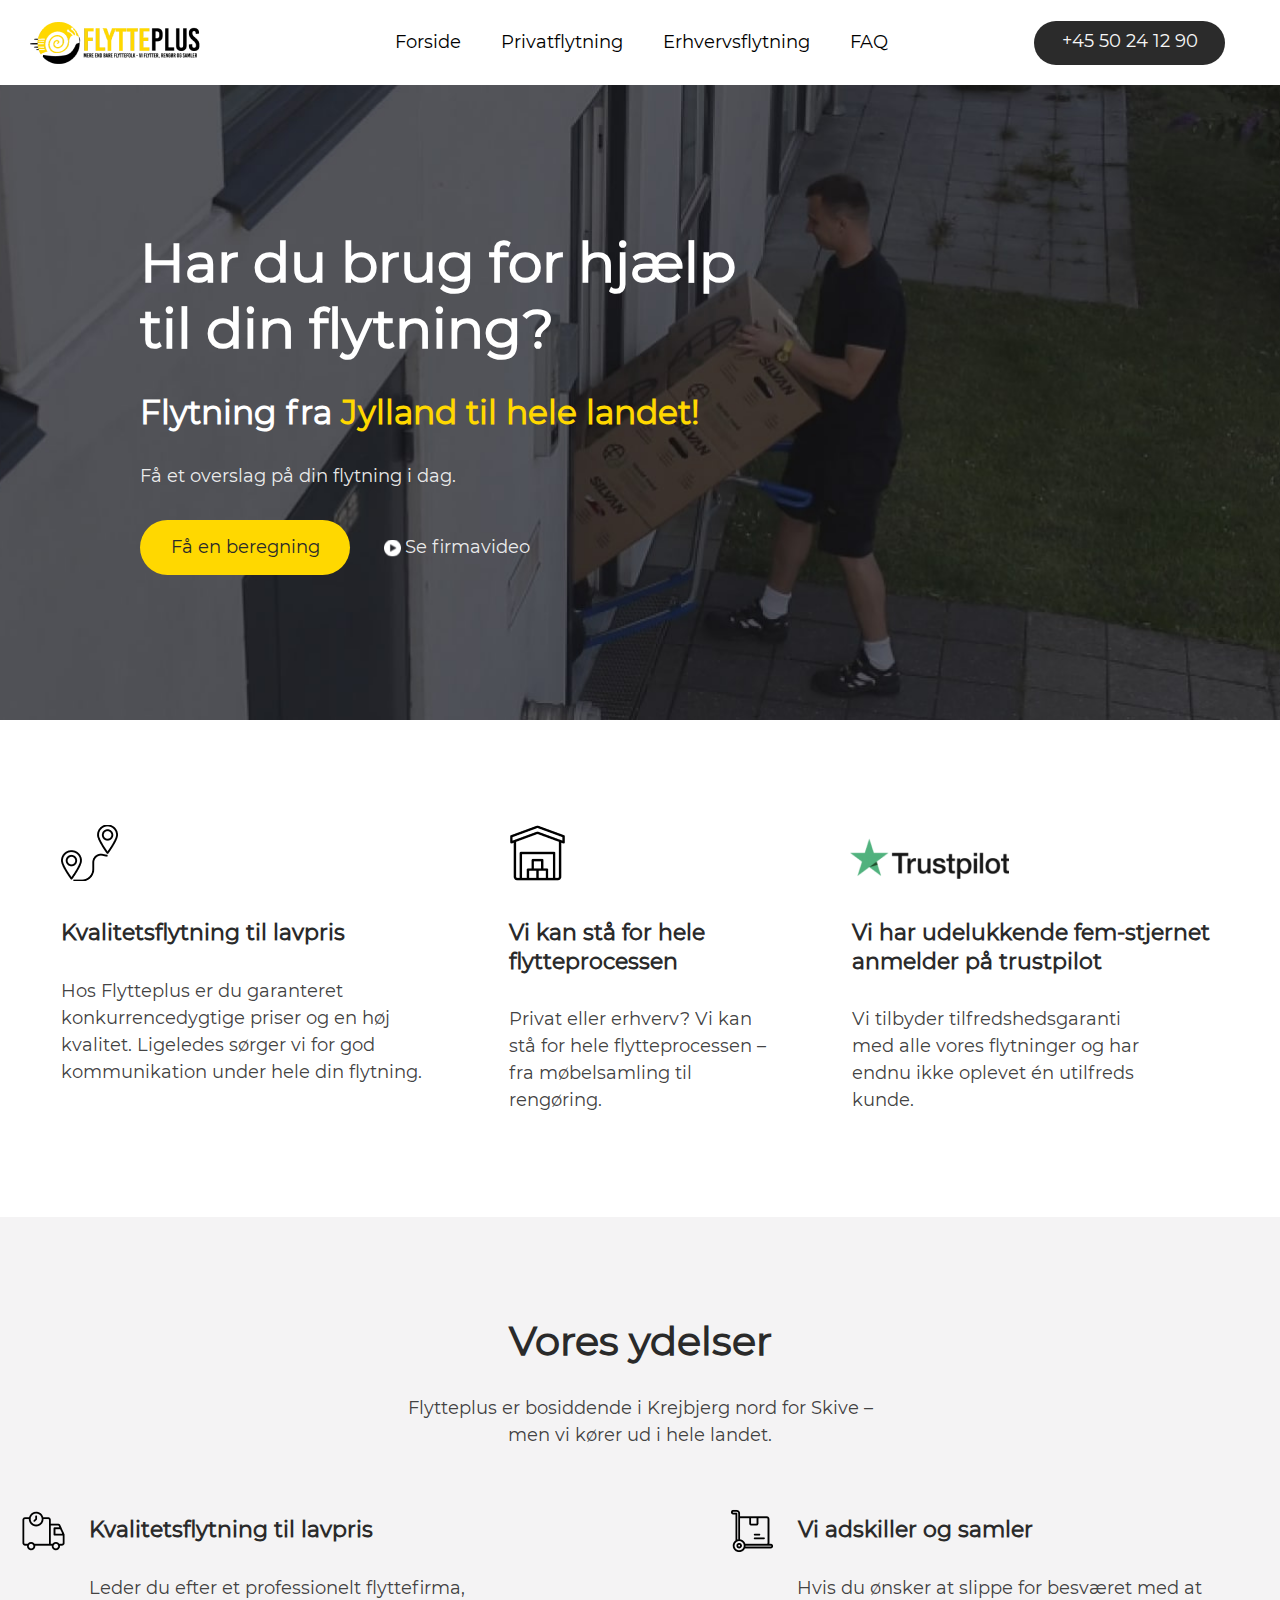
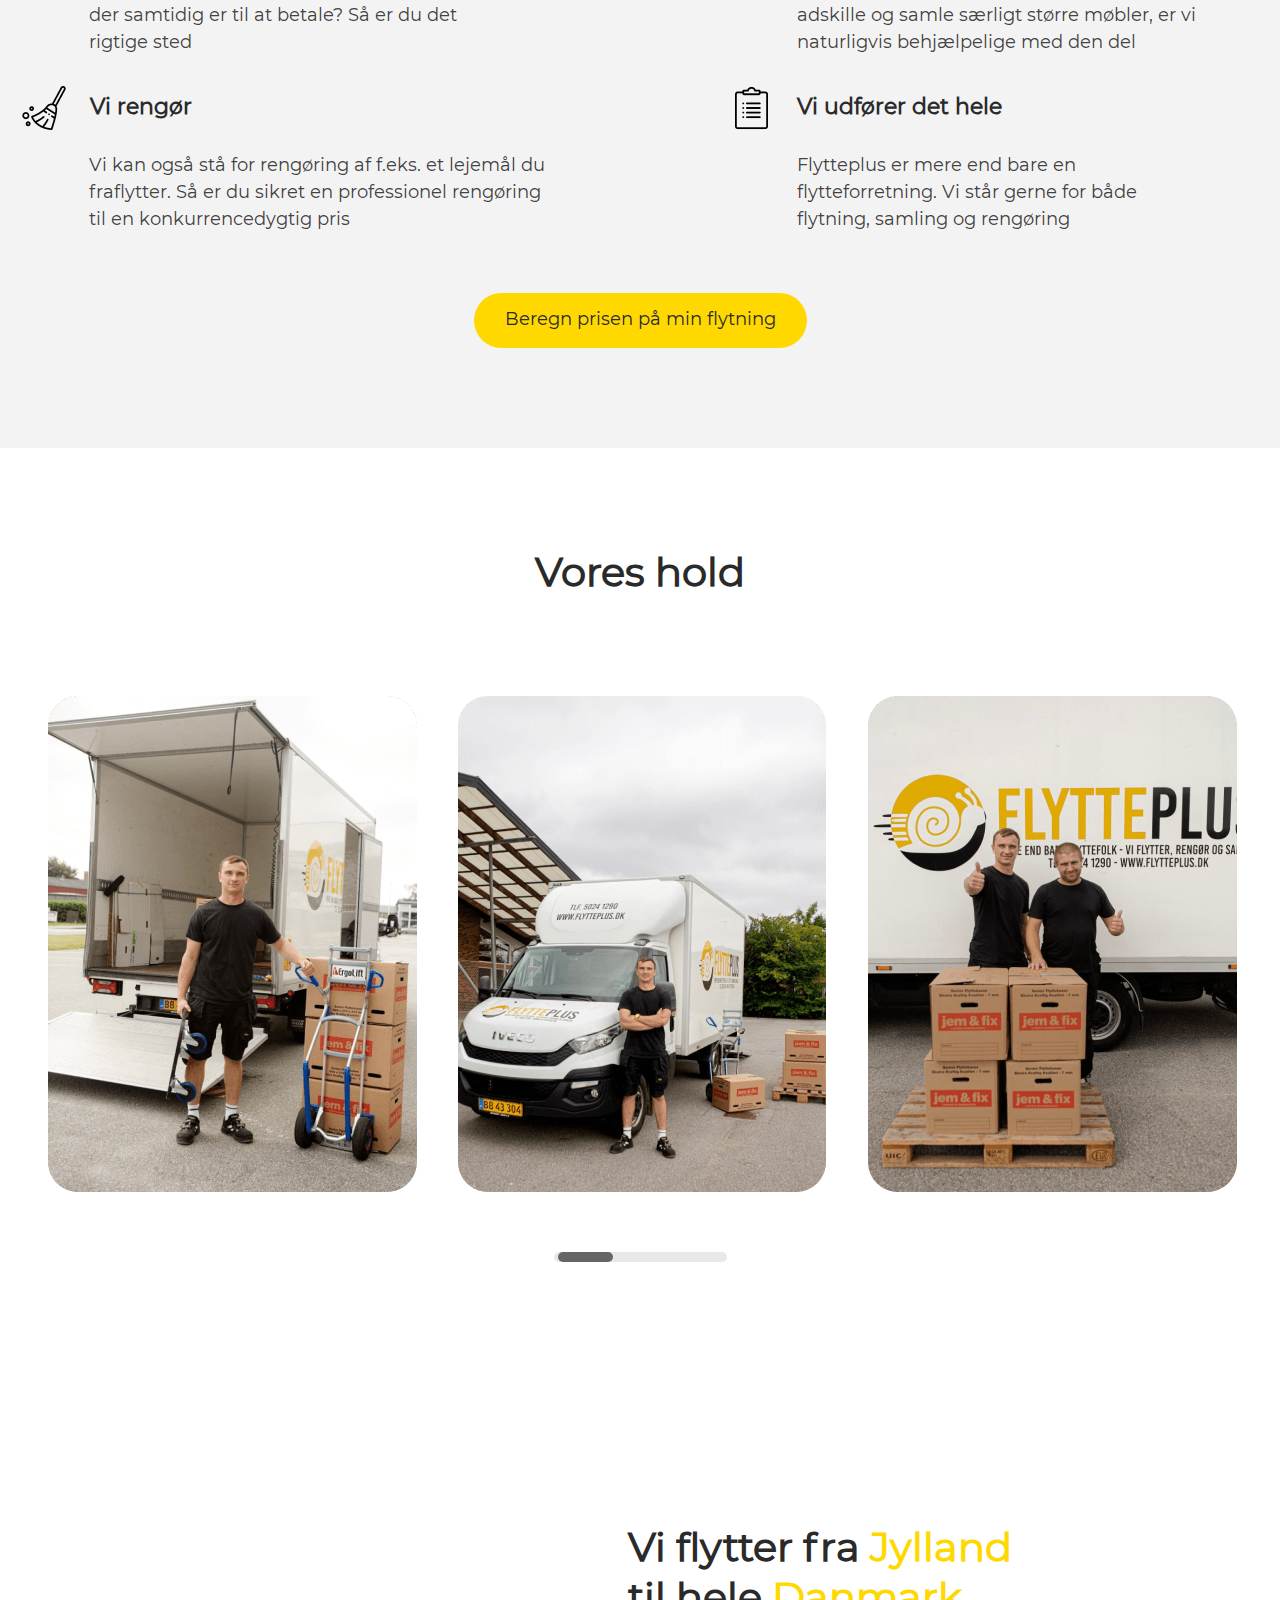
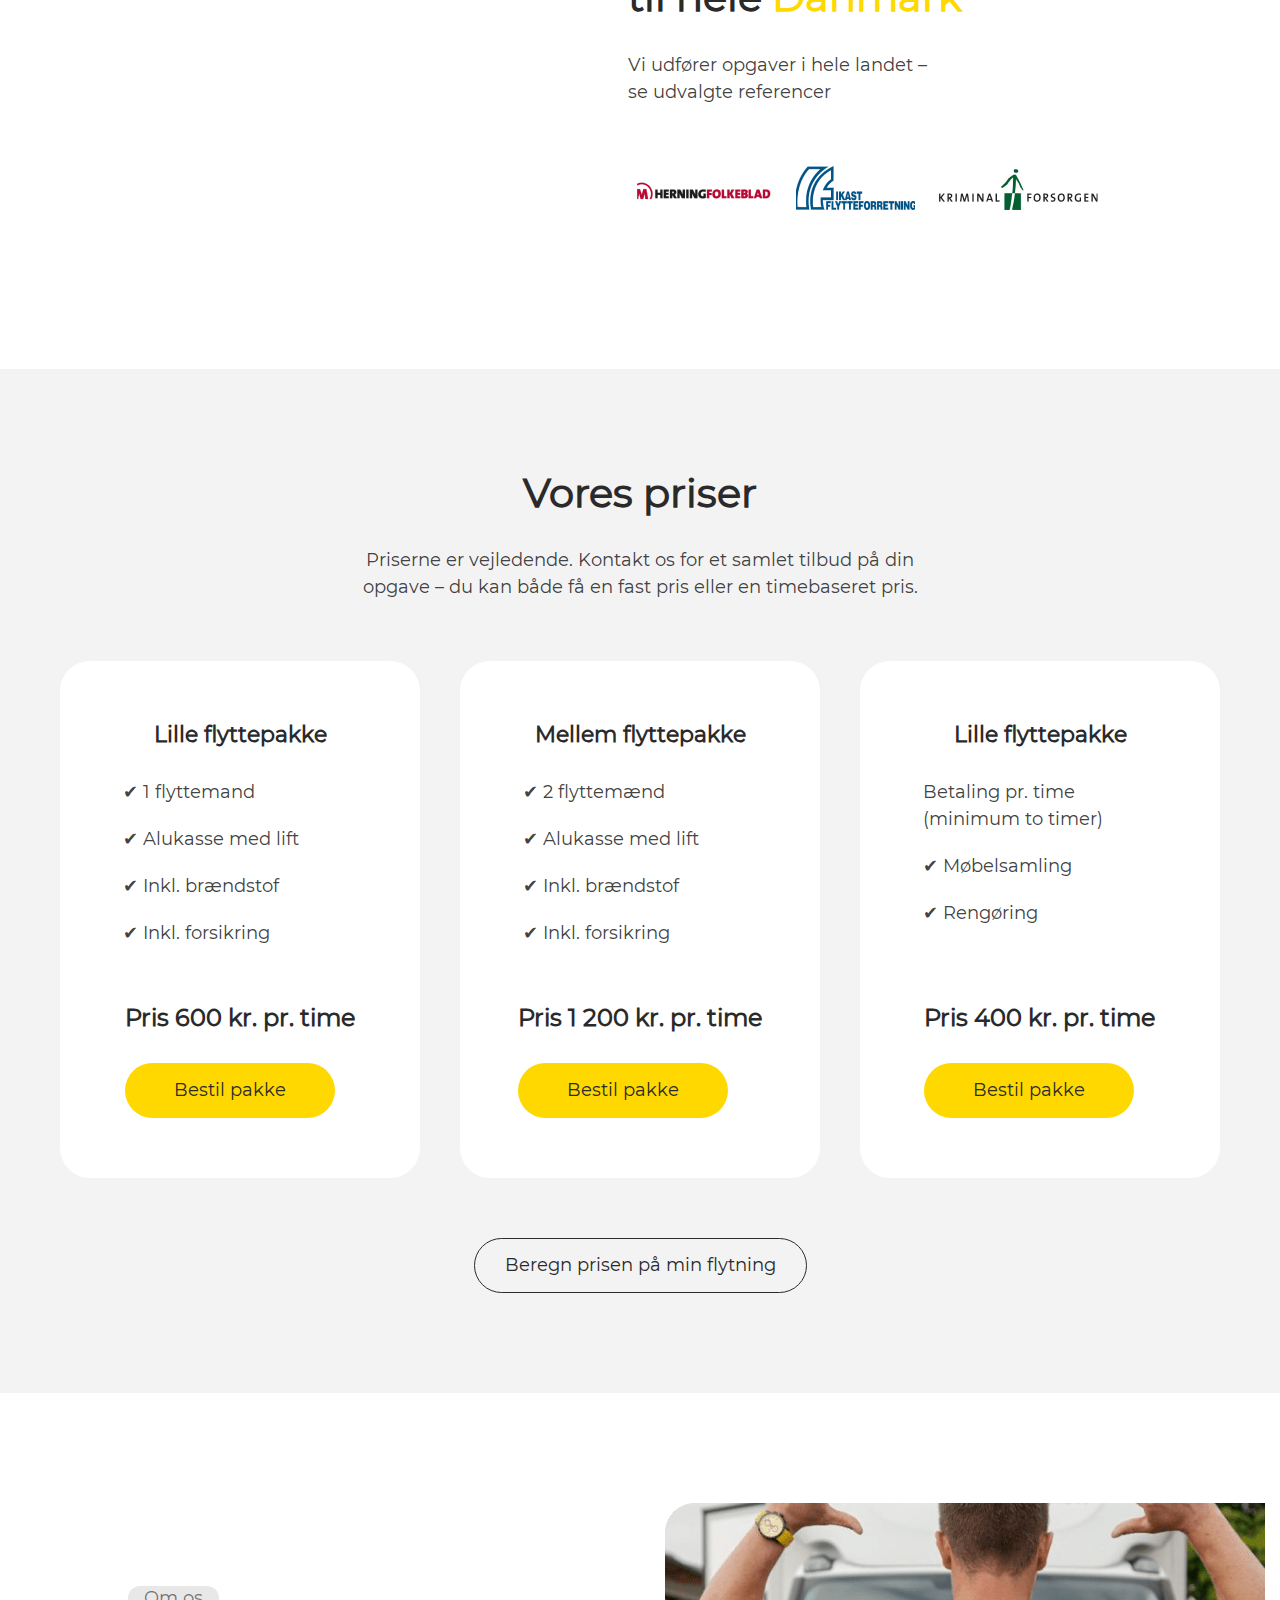
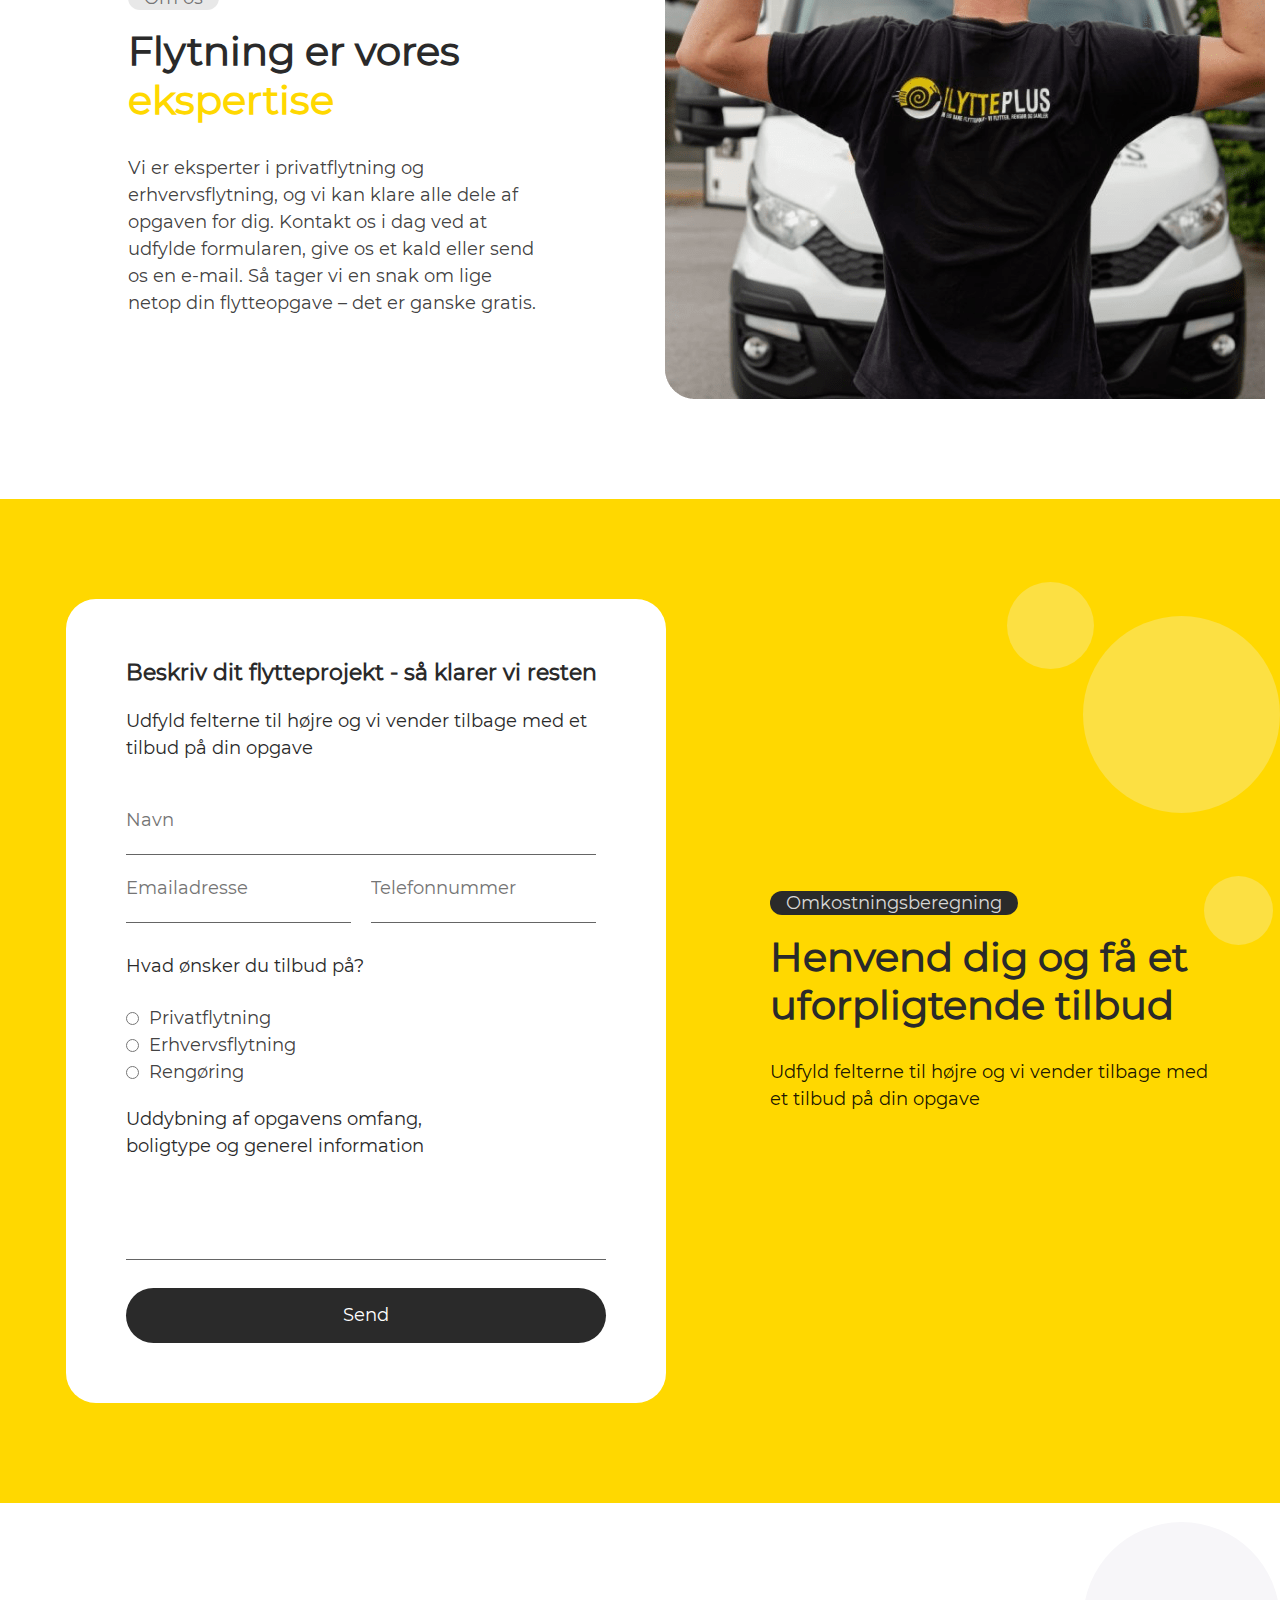
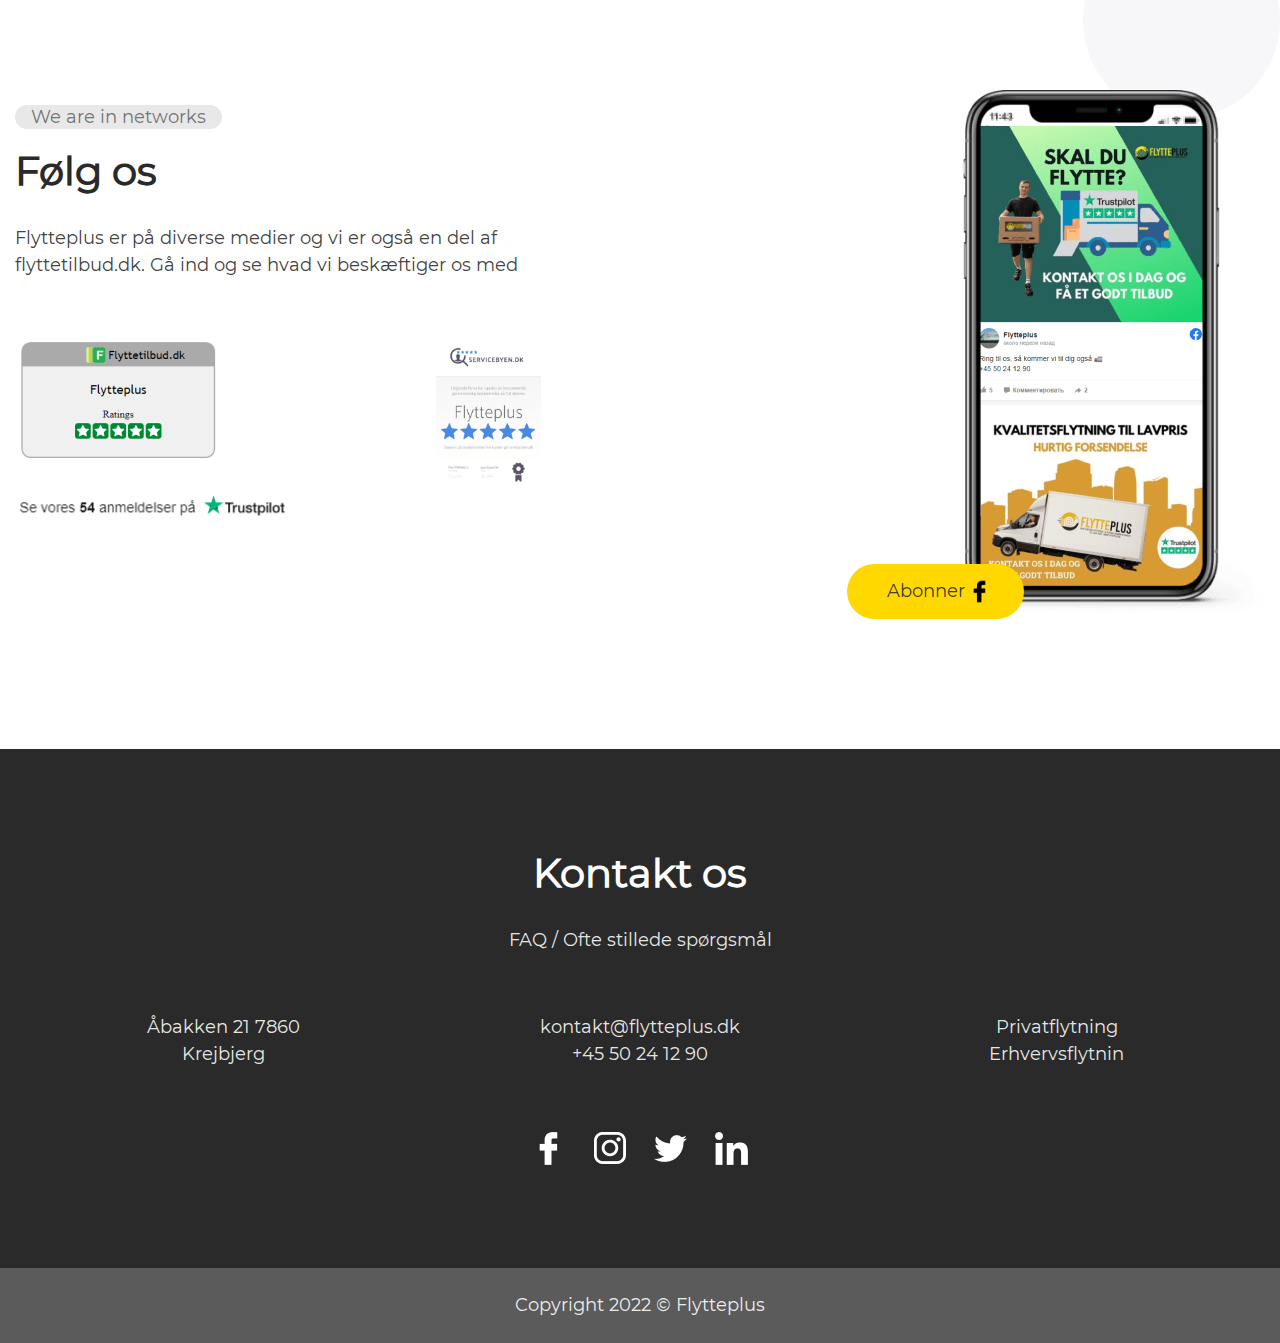
<file: FlyttePlus-7/index.html>
<!DOCTYPE html>
<html lang="en">

<head>
    <meta charset="UTF-8">
    <meta http-equiv="X-UA-Compatible" content="IE=edge">
    <meta name="viewport" content="width=device-width, initial-scale=1.0">
    <title>FlyttePlus</title>
    <link rel="shortcut icon" href="img/favicon.ico" type="image/x-icon">
    <link rel="stylesheet" href="css/slick.css">
    <link rel="stylesheet" href="css/style.css">
    <link rel="stylesheet" media="screen and (max-width: 1534px)" href="css/modile-first.css">
</head>

<body>
    <!-- -------- HEADER -------- -->
    <header class="header">
        <div class="container">
            <div class="header__body">
                <a href="index.html" class="header__logo">
                    <img src="img/logo.png" alt="logo">
                </a>
                <div class="header__burger">
                    <span></span>
                </div>
                <nav class="header__menu">
                    <ul class="header__list">
                        <li>
                            <a href="index.html" class="header__link">Forside</a>
                        </li>
                        <li>
                            <a href="privatflytning.html" class="header__link">Privatflytning</a>
                        </li>
                        <li>
                            <a href="erhvervsflytning.html" class="header__link">Erhvervsflytning
                            </a>
                        </li>
                        <li>
                            <a href="faq.html" class="header__link">FAQ</a>
                        </li>
                        <li>
                            <a href="tel:4550241290" class="header__link btn">+45 50 24 12 90</a>
                        </li>
                    </ul>
                </nav>
            </div>
        </div>
    </header>

    <main>
        <!-- -------- S1_FLYTHING -------- -->
        <section class="flything">
            <div class="container">
                <div class="flything_item">
                    <h1>Har du brug for hjælp til din flytning?</h1>
                    <h2>Flytning fra <span class="span__text">Jylland til hele landet!</span></h2>
                    <p>Få et overslag på din flytning i dag.</p>
                    <div class="flything_btn">
                        <a href="#!" class="btn">Få en beregning</a>
                        <button type="button" class="button__play"><span class="btn__play"></span>Se firmavideo</button>
                    </div>
                </div>
            </div>
        </section>

        <!-- -------- S2_SECTION -------- -->
        <section class="section-2">
            <div class="container">
                <div class="section-2__block">
                    <div class="section-2__item-1">
                        <img src="img/s2_section/s2_img-1.png" alt="icon-1">
                        <h3>Kvalitetsflytning til lavpris</h3>
                        <p>
                            Hos Flytteplus er du garanteret konkurrencedygtige priser og en høj kvalitet. Ligeledes
                            sørger vi for god kommunikation under hele din flytning.
                        </p>
                    </div>
                    <div class="section-2__item-2">
                        <img src="img/s2_section/s2_img-2.png" alt="icon-2">
                        <h3>Vi kan stå for hele flytteprocessen</h3>
                        <p>
                            Privat eller erhverv? Vi kan stå for hele flytteprocessen – fra møbelsamling til rengøring.
                        </p>
                    </div>
                    <div class="section-2__item-3">
                        <img src="img/s2_section/s2_img-3.png" alt="icon-3">
                        <h3>Vi har udelukkende fem-stjernet anmelder på trustpilot</h3>
                        <p>
                            Vi tilbyder tilfredshedsgaranti med alle vores flytninger og har endnu ikke oplevet én
                            utilfreds kunde.
                        </p>
                    </div>
                </div>
            </div>
        </section>

        <!-- -------- S3_VORES -------- -->
        <section class="vores">
            <div class="container">
                <h2 class="title">Vores ydelser</h2>
                <h3>Flytteplus er bosiddende i Krejbjerg nord for Skive – men vi kører ud i hele landet.</h3>
                <div class="vores__block">
                    <div class="vores__item-1">
                        <img src="img/s3_vores/s3-img-1.png" alt="icon-4">
                        <h4>Kvalitetsflytning til lavpris</h4>
                        <p>
                            Leder du efter et professionelt flyttefirma, der samtidig er til at betale? Så er du det
                            rigtige sted
                        </p>
                    </div>
                    <div class="vores__item-2">
                        <img src="img/s3_vores/s3-img-2.png" alt="icon-5">
                        <h4>Vi adskiller og samler</h4>
                        <p>
                            Hvis du ønsker at slippe for besværet med at adskille og samle særligt større møbler, er vi
                            naturligvis behjælpelige med den del
                        </p>
                    </div>
                    <div class="vores__item-3">
                        <img src="img/s3_vores/s3-img-3.png" alt="icon-6">
                        <h4>Vi rengør</h4>
                        <p>
                            Vi kan også stå for rengøring af f.eks. et lejemål du fraflytter. Så er du sikret en
                            professionel rengøring til en konkurrencedygtig pris
                        </p>
                    </div>
                    <div class="vores__item-4">
                        <img src="img/s3_vores/s3-img-4.png" alt="icon-7">
                        <h4>Vi udfører det hele</h4>
                        <p>
                            Flytteplus er mere end bare en flytteforretning. Vi står gerne for både flytning, samling og
                            rengøring
                        </p>
                    </div>
                    <div class="vores__btn">
                        <a href="#!" class="btn">Beregn prisen på min flytning</a>
                    </div>
                </div>
            </div>
        </section>

        <!-- -------- S4_VORES-SLIDER -------- -->
        <section class="vores-slider">
            <div class="container">
                <h2 class="title">Vores hold</h2>
                <div class="vores-slider__slick">
                    <div>
                        <img src="img/s4_vores-slider/s4-slide-1.png" alt="slide-1">
                    </div>
                    <div>
                        <img src="img/s4_vores-slider/s4-slide-2.png" alt="slide-2">
                    </div>
                    <div>
                        <img src="img/s4_vores-slider/s4-slide-3.png" alt="slide-3">
                    </div>
                    <div>
                        <img src="img/s4_vores-slider/s4-slide-1.png" alt="slide-4">
                    </div>
                    <div>
                        <img src="img/s4_vores-slider/s4-slide-2.png" alt="slide-5">
                    </div>
                    <div>
                        <img src="img/s4_vores-slider/s4-slide-3.png" alt="slide-6">
                    </div>
                    <div>
                        <img src="img/s4_vores-slider/s4-slide-1.png" alt="slide-7">
                    </div>
                    <div>
                        <img src="img/s4_vores-slider/s4-slide-2.png" alt="slide-8">
                    </div>
                    <div>
                        <img src="img/s4_vores-slider/s4-slide-3.png" alt="slide-9">
                    </div>
                </div>
            </div>
        </section>

        <!-- -------- S5_MAP -------- -->
        <section class="map">
            <iframe
                src="https://www.google.com/maps/embed?pb=!1m18!1m12!1m3!1d39388.33759589406!2d8.842324107614015!3d56.6538125903438!2m3!1f0!2f0!3f0!3m2!1i1024!2i768!4f13.1!3m3!1m2!1s0x46497ef3db16d4bd%3A0x514cf5c34d009715!2zw4ViYWtrZW4gMjEsIDc4NjAgU3DDuHR0cnVwLCDQlNCw0L3QuNGP!5e0!3m2!1sru!2sua!4v1667320230898!5m2!1sru!2sua"
                style="border:0;" allowfullscreen="" loading="lazy"
                referrerpolicy="no-referrer-when-downgrade"></iframe>
            <div class="container">
                <div class="map__block">
                    <h2 class="title">Vi flytter fra <span class="span__text">Jylland</span> til hele <span
                            class="span__text">Danmark</span></h2>
                    <p>Vi udfører opgaver i hele landet – se udvalgte referencer</p>
                    <div class="map__block-img">
                        <img class="map__img-1" src="img/s5_map/s5_img-1.png" alt="">
                        <img class="map__img-2" src="img/s5_map/s5_img-2.png" alt="">
                        <img class="map__img-3" src="img/s5_map/s5_img-3.png" alt="">
                    </div>
                </div>
            </div>
        </section>

        <!-- -------- S6_PRISER -------- -->
        <section class="priser">
            <div class="container">
                <h2 class="title">Vores priser</h2>
                <h3>
                    Priserne er vejledende. Kontakt os for et samlet tilbud på din opgave – du kan både få en fast pris
                    eller en timebaseret pris.
                </h3>
                <div class="priser__block">
                    <div class="priser__item">
                        <h4>Lille flyttepakke</h4>
                        <ul>
                            <li><span>&#10004;</span>1 flyttemand</li>
                            <li><span>&#10004;</span>Alukasse med lift</li>
                            <li><span>&#10004;</span>Inkl. brændstof</li>
                            <li><span>&#10004;</span>Inkl. forsikring</li>
                        </ul>
                        <div>
                            <p>Pris 600 kr. pr. time</p>
                            <a href="#!" class="btn">Bestil pakke</a>
                        </div>
                    </div>
                    <div class="priser__item">
                        <h4>Mellem flyttepakke</h4>
                        <ul>
                            <li><span>&#10004;</span>2 flyttemænd</li>
                            <li><span>&#10004;</span>Alukasse med lift</li>
                            <li><span>&#10004;</span>Inkl. brændstof </li>
                            <li><span>&#10004;</span>Inkl. forsikring</li>
                        </ul>
                        <div>
                            <p>Pris 1 200 kr. pr. time</p>
                            <a href="#!" class="btn">Bestil pakke</a>
                        </div>
                    </div>
                    <div class="priser__item">
                        <h4>Lille flyttepakke</h4>
                        <ul>
                            <li>Betaling pr. time (minimum to timer)</li>
                            <li><span>&#10004;</span>Møbelsamling</li>
                            <li><span>&#10004;</span>Rengøring</li>
                        </ul>
                        <div>
                            <p>Pris 400 kr. pr. time</p>
                            <a href="#!" class="btn">Bestil pakke</a>
                        </div>
                    </div>
                </div>
                <a href="#!" class="btn btn__priser">Beregn prisen på min flytning</a>
            </div>
        </section>

        <!-- -------- S7_EXSPERTISE -------- -->
        <section class="exspertise">
            <div class="container">
                <div class="exspertise__block">
                    <div class="exspertise__info">
                        <span class="span__info">Om os</span>
                        <h2 class="title">Flytning er vores <span class="span__text">ekspertise</span></h2>
                        <p>
                            Vi er eksperter i privatflytning og erhvervsflytning, og vi kan klare alle dele af opgaven
                            for dig. Kontakt os i dag ved at udfylde formularen, give os et kald eller send os en
                            e-mail. Så tager vi en snak om lige netop din flytteopgave – det er ganske gratis.
                        </p>
                    </div>
                    <img src="img/s7_exspertise/s7_img-1.png" alt="man">
                </div>
            </div>
        </section>

        <!-- -------- S8_FORM -------- -->
        <section class="form">
            <div class="container">
                <div class="form__block">
                    <form>
                        <div class="form__fill">
                            <h3>Beskriv dit flytteprojekt - så klarer vi resten</h3>
                            <p>Udfyld felterne til højre og vi vender tilbage med et tilbud på din opgave</p>
                            <input class="form__input-1" type="text" placeholder="Navn">
                            <div class="form__connect">
                                <input class="form__input-2" type="email" placeholder="Emailadresse">
                                <input class="form__input-3" type="number" placeholder="Telefonnummer">
                            </div>
                            <p>Hvad ønsker du tilbud på?</p>
                            <div class="form__radio">
                                <div>
                                    <input type="radio" name="nameradio">
                                    <label for="privat">Privatflytning</label>
                                </div>
                                <div>
                                    <input type="radio" name="nameradio">
                                    <label for="erhvervs">Erhvervsflytning</label>
                                </div>
                                <div>
                                    <input type="radio" name="nameradio">
                                    <label for="rengoring">Rengøring</label>
                                </div>
                            </div>
                            <p class="form__texter">
                                Uddybning af opgavens omfang, boligtype og generel information
                            </p>
                            <textarea name="" id="" cols="30" rows="10"></textarea>
                            <button type="submit" class="btn">Send</button>
                        </div>
                    </form>
                    <div class="form__info">
                        <span class="span__info">Omkostningsberegning</span>
                        <h2 class="title">Henvend dig og få et uforpligtende tilbud</h2>
                        <p>Udfyld felterne til højre og vi vender tilbage med et tilbud på din opgave</p>
                    </div>
                </div>
            </div>
            <div class="bg-ball-1"></div>
            <div class="bg-ball-2"></div>
            <div class="bg-ball-3"></div>
        </section>

        <!-- -------- S9_FOLG -------- -->
        <section class="folg">
            <div class="bg-ball-2"></div>
            <div class="bg-ball-3"></div>
            <div class="container">
                <div class="folg__block">
                    <div class="folg__info">
                        <span class="span__info">We are in networks</span>
                        <h2 class="title">Følg os</h2>
                        <p>Flytteplus er på diverse medier og vi er også en del af flyttetilbud.dk. Gå ind og se hvad vi
                            beskæftiger os med</p>
                        <div class="folg__img">
                            <img src="img/s9_folg/s9_img-1.png" alt="">
                            <img src="img/s9_folg/s9_img-2.png" alt="">
                            <img src="img/s9_folg/s9_img-3.png" alt="">
                        </div>
                    </div>
                    <div class="folg__facebook">
                        <img src="img/s9_folg/s9_img-4-phone.png" alt="">
                        <a href="#!" class="btn">
                            <span>Abonner</span>
                            <span class="btn__facebook"></span>
                        </a>
                    </div>
                </div>
            </div>
        </section>
    </main>

    <!-- -------- FOOTER -------- -->
    <footer class="footer">
        <div class="container">
            <div class="footer__block">
                <div class="footer__contact">
                    <h2 class="title">Kontakt os</h2>
                    <p>FAQ / Ofte stillede spørgsmål</p>
                    <div class="footer__info">
                        <address>
                            <a href="#!">Åbakken 21 7860 Krejbjerg</a>
                        </address>
                        <div>
                            <a href="mailto:kontakt@flytteplus.dk">kontakt@flytteplus.dk</a>
                            <a href="tel:4550241290">+45 50 24 12 90</a>
                        </div>
                        <div>
                            <a href="#!">Privatflytning</a>
                            <a href="#!">Erhvervsflytnin</a>
                        </div>
                    </div>
                    <div class="footer__social">
                        <a href="#!">
                            <img src="img/icons/social/facebook.png" alt="facebook">
                        </a>
                        <a href="#!">
                            <img src="img/icons/social/instagram.png" alt="instagram">
                        </a>
                        <a href="#!">
                            <img src="img/icons/social/twitter.png" alt="twitter">
                        </a>
                        <a href="#!">
                            <img src="img/icons/social/linkedin.png" alt="linkedin">
                        </a>
                    </div>
                </div>
            </div>
        </div>
        <div class="footer__copy">
            <p>Copyright 2022 &copy; Flytteplus</p>
        </div>
    </footer>

    <script src="js/jQuery.js"></script>
    <script src="js/slick.min.js"></script>
    <script src="js/script.js"></script>
</body>
</html>
</file>
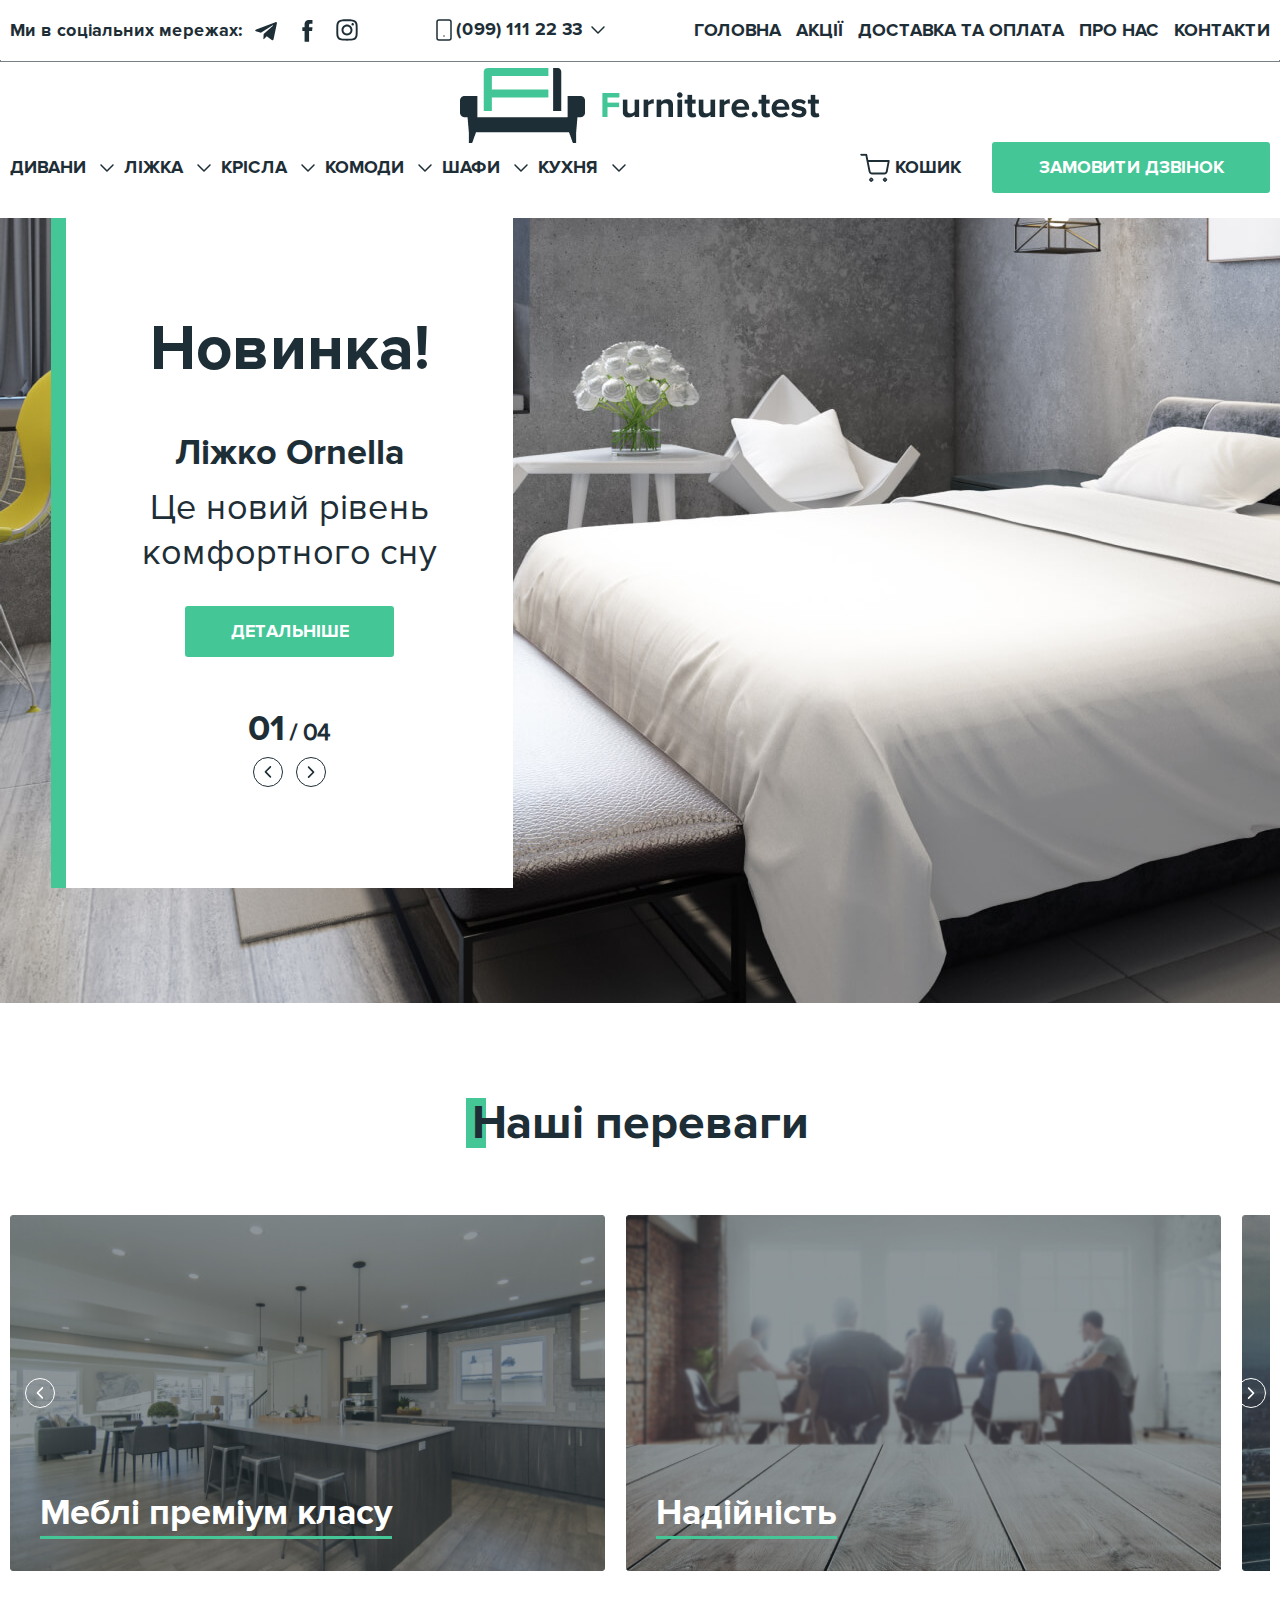
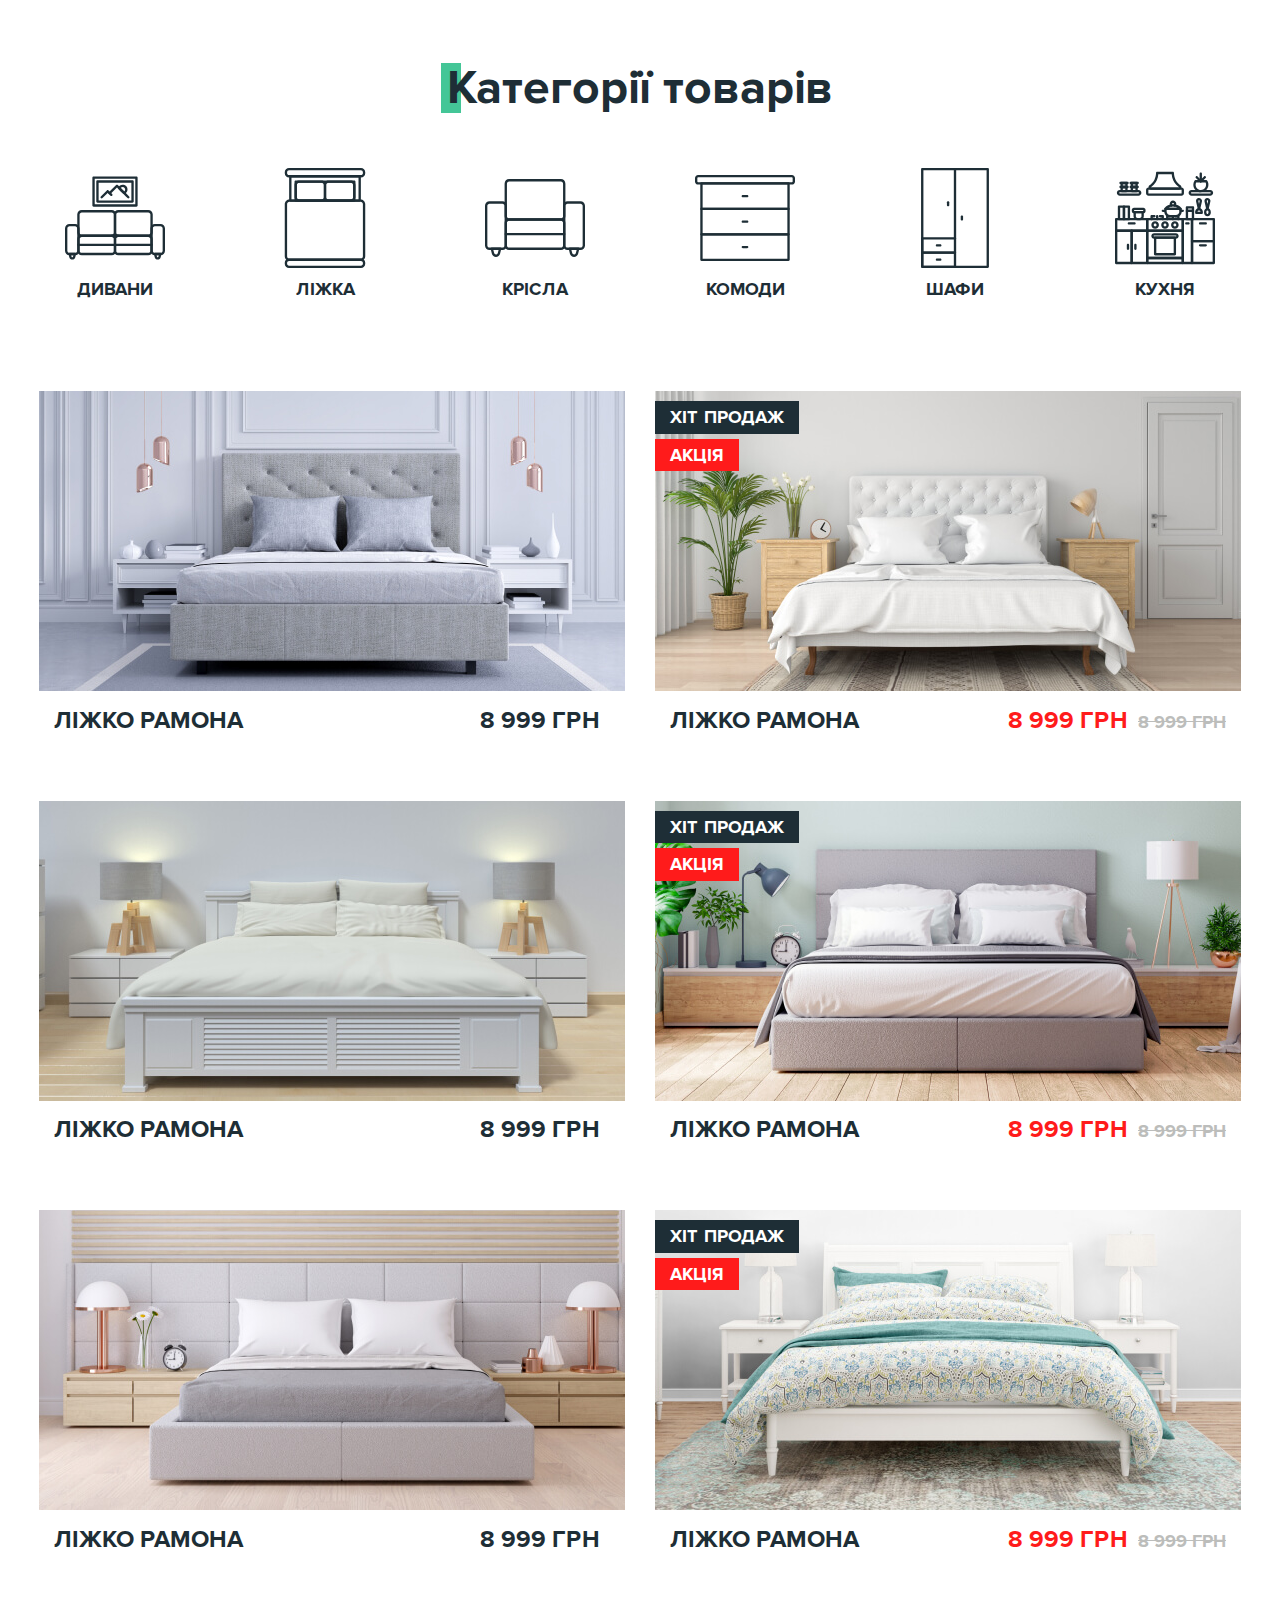
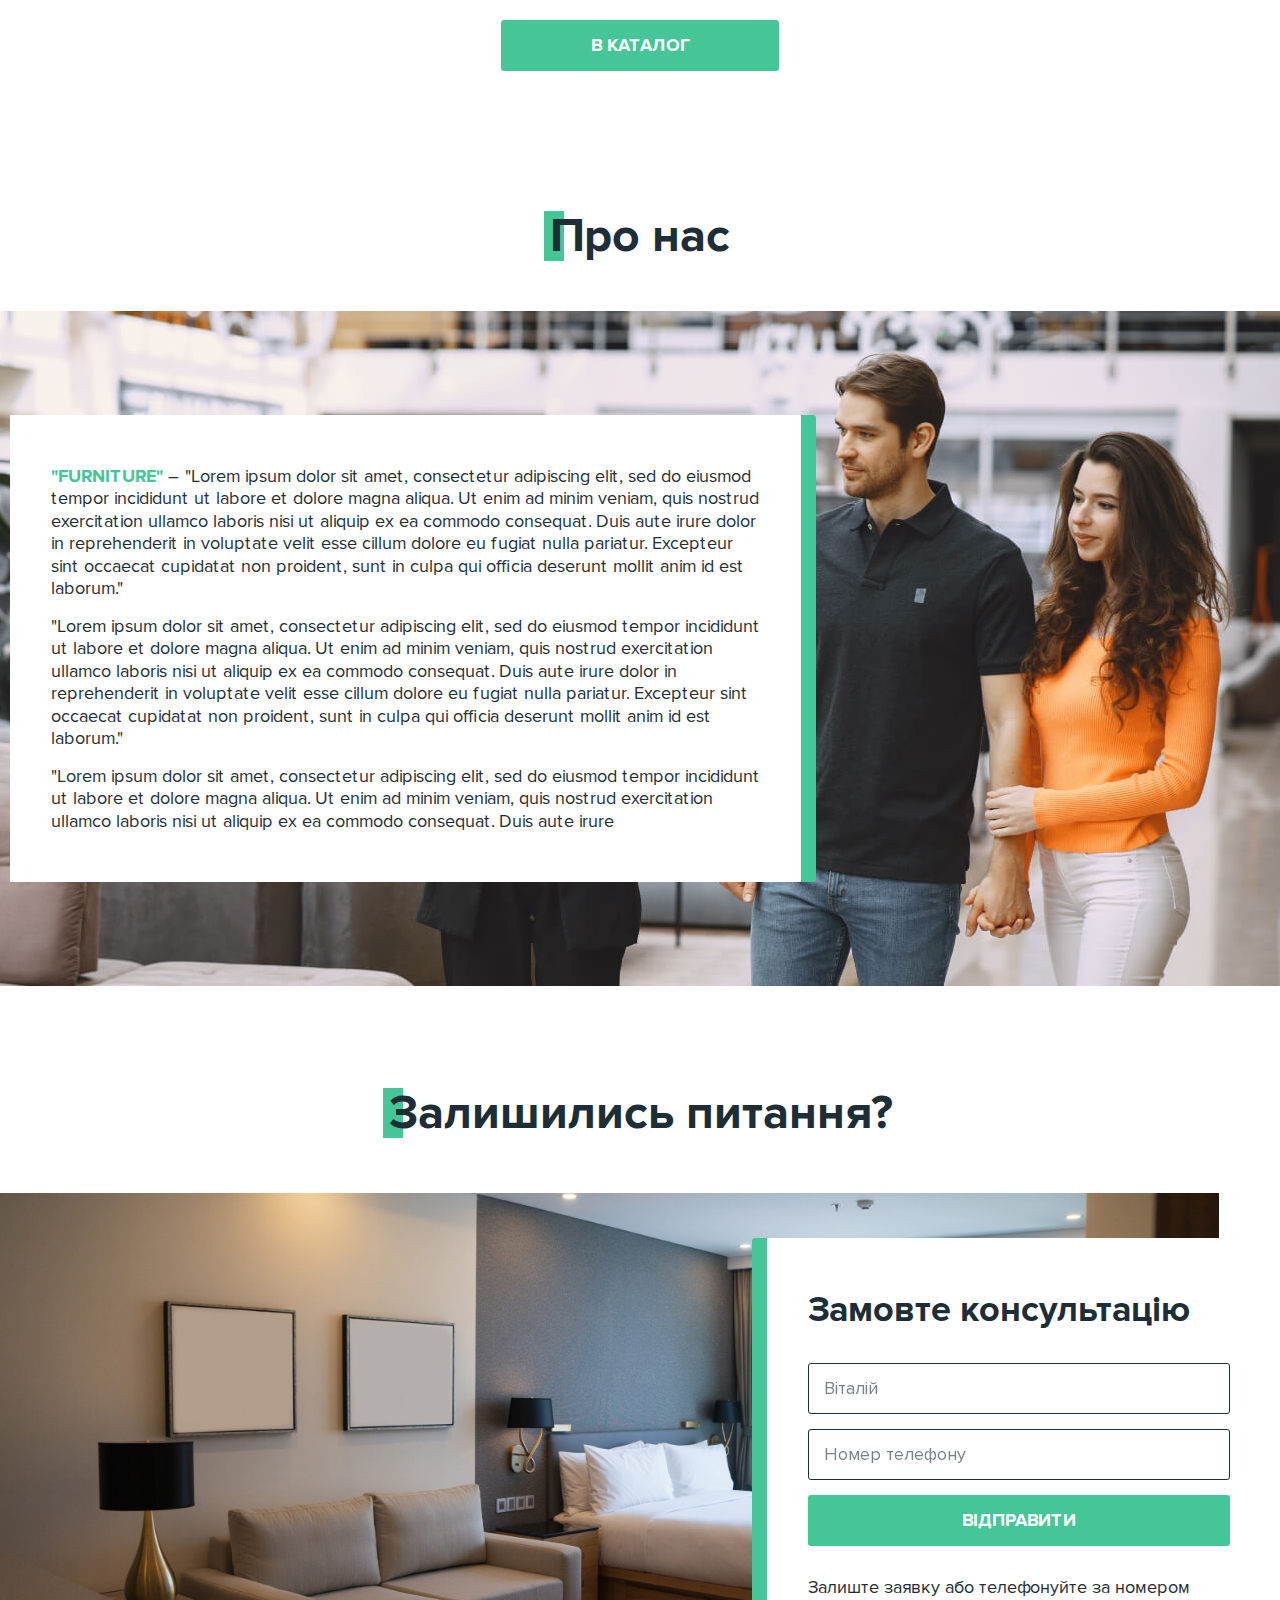
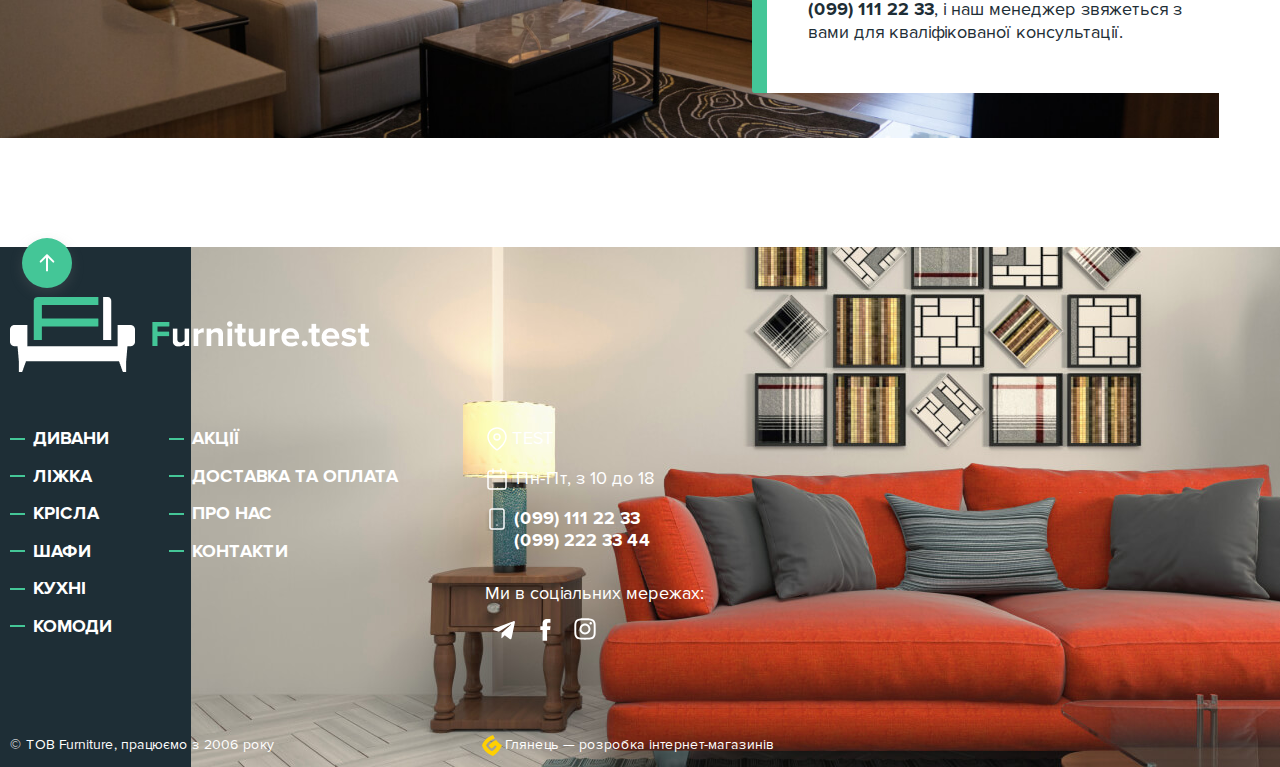
<file: Furniture.test-6/index.html>
<!DOCTYPE html>
<html lang="ua">

<head>
    <meta charset="UTF-8">
    <meta http-equiv="X-UA-Compatible" content="IE=edge">
    <meta name="viewport" content="width=device-width, initial-scale=1.0">
    <title>Furniture</title>
    <link rel="shortcut icon" href="img/favicon.ico" type="image/x-icon">
    <link rel="stylesheet" href="css/style.css">
    <link rel="stylesheet" media="screen and (max-width: 1925px)" href="css/mobile.css">
</head>

<body>
    <!-- -------- HEADER -------- -->
    <header class="header" id="home">
        <div class="header__wrapper">
            <div class="container">
                <div class="header__up">
                    <div class="header__contact">
                        <div class="header__social">
                            <p>Ми в соціальних мережах:</p>
                            <a href="#!">
                                <div class="telegram"></div>
                            </a>
                            <a href="#!">
                                <div class="facebook"></div>
                            </a>
                            <a href="#!">
                                <div class="instagram"></div>
                            </a>
                        </div>
                        <div class="header__phone">
                            <div class="accord">
                                <div class="accord__item">
                                    <input class="accord__input" type="radio" id="accord_1" name="furniture">
                                    <label class="accord__title" for="accord_1">
                                        <div class="phone"></div>
                                        (099) 111 22 33
                                    </label>
                                    <div class="accord__text">
                                        <a href="tel:0992223344">(099) 222 33 44</a>
                                    </div>
                                </div>
                            </div>
                        </div>
                    </div>
                    <nav class="header__nav">
                        <ul>
                            <li>
                                <a class="link" href="#home">Головна</a>
                            </li>
                            <li>
                                <a class="link" href="#stock">АкцІї</a>
                            </li>
                            <li>
                                <a class="link" href="#!">Доставка та оплата</a>
                            </li>
                            <li>
                                <a class="link" href="#about-us">про нас</a>
                            </li>
                            <li>
                                <a class="link" href="#contact">контакти</a>
                            </li>
                        </ul>
                    </nav>
                </div>
            </div>
        </div>
        </div>
        <hr>
        <div class="container">
            <div class="header__menu">
                <div class="header__furniture">
                    <div class="accord">
                        <div class="accord__item">
                            <input class="accord__input" type="radio" id="accord_2" name="furniture">
                            <label class="accord__title" for="accord_2">Дивани</label>
                            <div class="accord__text">
                                <a href="#!">Дивани</a>
                                <a href="#!">Дивани</a>
                                <a href="#!">Дивани</a>
                                <a href="#!">Дивани</a>
                                <a href="#!">Дивани</a>
                            </div>
                        </div>
                    </div>
                    <div class="accord">
                        <div class="accord__item">
                            <input class="accord__input" type="radio" id="accord_3" name="furniture">
                            <label class="accord__title" for="accord_3">ліжка</label>
                            <div class="accord__text">
                                <a href="#!">ліжка</a>
                                <a href="#!">ліжка</a>
                                <a href="#!">ліжка</a>
                                <a href="#!">ліжка</a>
                                <a href="#!">ліжка</a>
                            </div>
                        </div>
                    </div>
                    <div class="accord">
                        <div class="accord__item">
                            <input class="accord__input" type="radio" id="accord_4" name="furniture">
                            <label class="accord__title" for="accord_4">Крісла</label>
                            <div class="accord__text">
                                <a href="#!">Крісла</a>
                                <a href="#!">Крісла</a>
                                <a href="#!">Крісла</a>
                                <a href="#!">Крісла</a>
                                <a href="#!">Крісла</a>
                            </div>
                        </div>
                    </div>
                    <div class="accord">
                        <div class="accord__item">
                            <input class="accord__input" type="radio" id="accord_5" name="furniture">
                            <label class="accord__title" for="accord_5">комоди</label>
                            <div class="accord__text">
                                <a href="#!">комоди</a>
                                <a href="#!">комоди</a>
                                <a href="#!">комоди</a>
                                <a href="#!">комоди</a>
                                <a href="#!">комоди</a>
                            </div>
                        </div>
                    </div>
                    <div class="accord">
                        <div class="accord__item">
                            <input class="accord__input" type="radio" id="accord_6" name="furniture">
                            <label class="accord__title" for="accord_6">шафи</label>
                            <div class="accord__text">
                                <a href="#!">шафи</a>
                                <a href="#!">шафи</a>
                                <a href="#!">шафи</a>
                                <a href="#!">шафи</a>
                                <a href="#!">шафи</a>
                            </div>
                        </div>
                    </div>
                    <div class="accord">
                        <div class="accord__item">
                            <input class="accord__input" type="radio" id="accord_7" name="furniture">
                            <label class="accord__title" for="accord_7">Кухня</label>
                            <div class="accord__text">
                                <a href="#!">Кухня</a>
                                <a href="#!">Кухня</a>
                                <a href="#!">Кухня</a>
                                <a href="#!">Кухня</a>
                                <a href="#!">Кухня</a>
                            </div>
                        </div>
                    </div>
                </div>
                <a href="#!" class="header__logo">
                    <img src="img/logo.png" alt="urniture">
                </a>
                <div class="header__order">
                    <a href="#!" class="header__basket">
                        <div class="shopping-cart">
                            <span>Кошик</span>
                        </div>
                    </a>
                    <a class="btn" href="#!">Замовити дзвінок</a>
                </div>
            </div>
        </div>
    </header>
    <!-- -------- HEADER__MOBILE -------- -->
    <header class="header__mobile">
        <div class="header__mob-menu">
            <a href="#!">
                <img class="logo-mobile" src="img/logo.png" alt="logo-mobile">
            </a>
            <input class="header__btn-burger" type="checkbox" name="header__burger">
            <div class="header__order">
                <a href="#!" class="header__basket">
                    <div class="shopping-cart"></div>
                </a>
            </div>
            <a href="tel:0991112233" class="header__phone-fixed">
                <div class="phone"></div>
            </a>
            <div class="header__burger">
                <span></span>
            </div>
            <nav class="header__mob-nav">
                <ul>
                    <li>
                        <a class="link-mob" href="#stock">Головна</a>
                    </li>
                    <li class="header__accord">
                        <div class="accord">
                            <div class="accord__item">
                                <input class="accord__input" type="radio" id="accord_8" name="furniture">
                                <label class="accord__title" for="accord_8">Дивани</label>
                                <div class="accord__text">
                                    <a href="#!">Дивани</a>
                                    <a href="#!">Дивани</a>
                                    <a href="#!">Дивани</a>
                                    <a href="#!">Дивани</a>
                                    <a href="#!">Дивани</a>
                                </div>
                            </div>
                        </div>
                        <div class="accord">
                            <div class="accord__item">
                                <input class="accord__input" type="radio" id="accord_9" name="furniture">
                                <label class="accord__title" for="accord_9">ліжка</label>
                                <div class="accord__text">
                                    <a href="#!">ліжка</a>
                                    <a href="#!">ліжка</a>
                                    <a href="#!">ліжка</a>
                                    <a href="#!">ліжка</a>
                                    <a href="#!">ліжка</a>
                                </div>
                            </div>
                        </div>
                        <div class="accord">
                            <div class="accord__item">
                                <input class="accord__input" type="radio" id="accord_10" name="furniture">
                                <label class="accord__title" for="accord_10">Крісла</label>
                                <div class="accord__text">
                                    <a href="#!">Крісла</a>
                                    <a href="#!">Крісла</a>
                                    <a href="#!">Крісла</a>
                                    <a href="#!">Крісла</a>
                                    <a href="#!">Крісла</a>
                                </div>
                            </div>
                        </div>
                        <div class="accord">
                            <div class="accord__item">
                                <input class="accord__input" type="radio" id="accord_11" name="furniture">
                                <label class="accord__title" for="accord_11">комоди</label>
                                <div class="accord__text">
                                    <a href="#!">комоди</a>
                                    <a href="#!">комоди</a>
                                    <a href="#!">комоди</a>
                                    <a href="#!">комоди</a>
                                    <a href="#!">комоди</a>
                                </div>
                            </div>
                        </div>
                        <div class="accord">
                            <div class="accord__item">
                                <input class="accord__input" type="radio" id="accord_12" name="furniture">
                                <label class="accord__title" for="accord_12">шафи</label>
                                <div class="accord__text">
                                    <a href="#!">шафи</a>
                                    <a href="#!">шафи</a>
                                    <a href="#!">шафи</a>
                                    <a href="#!">шафи</a>
                                    <a href="#!">шафи</a>
                                </div>
                            </div>
                        </div>
                        <div class="accord">
                            <div class="accord__item">
                                <input class="accord__input" type="radio" id="accord_13" name="furniture">
                                <label class="accord__title" for="accord_13">Кухня</label>
                                <div class="accord__text">
                                    <a href="#!">Кухня</a>
                                    <a href="#!">Кухня</a>
                                    <a href="#!">Кухня</a>
                                    <a href="#!">Кухня</a>
                                    <a href="#!">Кухня</a>
                                </div>
                            </div>
                        </div>
                    </li>
                    <li>
                        <a class="link-mob" href="#stock">АкцІї</a>
                    </li>
                    <li>
                        <a class="link-mob" href="#!">Доставка та оплата</a>
                    </li>
                    <li>
                        <a class="link-mob" href="#about-us">про нас</a>
                    </li>
                    <li>
                        <a class="link-mob" href="#contact">контакти</a>
                    </li>
                    <li class="header__mob-phone">
                        <p>Номера телефонов:</p>
                        <a href="tel:0991112233">(099) 111 22 33</a>
                        <a href="tel:0992223344">(099) 222 33 44</a>
                    </li>
                    <li>
                        <div class="header__social">
                            <p>Ми в соціальних мережах:</p>
                            <div class="header__social-mob">
                                <a href="#!">
                                    <div class="telegram"></div>
                                </a>
                                <a href="#!">
                                    <div class="facebook"></div>
                                </a>
                                <a href="#!">
                                    <div class="instagram"></div>
                                </a>
                            </div>
                        </div>
                    </li>
                </ul>
            </nav>
        </div>
    </header>

    <main>
        <!-- -------- S1_HOME -------- -->
        <section class="home" id="stock">
            <div class="home__slider">
                <div class="all">
                    <input checked type="radio" name="respond" id="desktop">
                    <article id="slider">
                        <input checked type="radio" name="slider" id="switch1">
                        <input type="radio" name="slider" id="switch2">
                        <input type="radio" name="slider" id="switch3">
                        <input type="radio" name="slider" id="switch4">
                        <div id="slides">
                            <div id="overflow">
                                <div class="image">
                                    <article>
                                        <img src="img/s1_slider/s1_slider.jpg" alt="bed">
                                        <div class="home__slider-info">
                                            <h2>Новинка!</h2>
                                            <h3>Ліжко Ornella</h3>
                                            <p>Це новий рівень комфортного сну</p>
                                            <a href="#!" class="btn">Детальніше</a>
                                            <div class="home__slider-number">
                                                <p><span>01</span> / 04</p>
                                            </div>
                                        </div>
                                    </article>
                                    <article>
                                        <img src="img/s1_slider/s1_slider.jpg" alt="bed">
                                        <div class="home__slider-info">
                                            <h2>Новинка!</h2>
                                            <h3>Ліжко Ornella</h3>
                                            <p>Це новий рівень комфортного сну</p>
                                            <a href="#!" class="btn">Детальніше</a>
                                            <div class="home__slider-number">
                                                <p><span>02</span> / 04</p>
                                            </div>
                                        </div>
                                    </article>
                                    <article>
                                        <img src="img/s1_slider/s1_slider.jpg" alt="bed">
                                        <div class="home__slider-info">
                                            <h2>Новинка!</h2>
                                            <h3>Ліжко Ornella</h3>
                                            <p>Це новий рівень комфортного сну</p>
                                            <a href="#!" class="btn">Детальніше</a>
                                            <div class="home__slider-number">
                                                <p><span>03</span> / 04</p>
                                            </div>
                                        </div>
                                    </article>
                                    <article>
                                        <img src="img/s1_slider/s1_slider.jpg" alt="bed">
                                        <div class="home__slider-info">
                                            <h2>Новинка!</h2>
                                            <h3>Ліжко Ornella</h3>
                                            <p>Це новий рівень комфортного сну</p>
                                            <a href="#!" class="btn">Детальніше</a>
                                            <div class="home__slider-number">
                                                <p><span>04</span> / 04</p>
                                            </div>
                                        </div>
                                    </article>
                                </div>
                            </div>
                        </div>
                        <div id="controls">
                            <label for="switch1"></label>
                            <label for="switch2"></label>
                            <label for="switch3"></label>
                            <label for="switch4"></label>
                            <label for="switch5"></label>
                        </div>
                    </article>
                </div>
            </div>
        </section>

        <!-- -------- S2_OUR-ADVANT -------- -->
        <section class="our-advant">
            <div class="container">
                <div class="our-advant__wrapper">
                    <h2 class="title">Наші переваги</h2>
                    <div class="all-2">
                        <input checked type="radio" name="respond-2" id="desktop-2">
                        <article id="slider-2">
                            <input checked type="radio" name="slider-2" id="switch6">
                            <input type="radio" name="slider-2" id="switch7">
                            <input type="radio" name="slider-2" id="switch8">
                            <input type="radio" name="slider-2" id="switch9">
                            <div id="slides-2">
                                <div id="overflow-2">
                                    <div class="image-2">
                                        <div class="slide-group">
                                            <article>
                                                <div class="our-advant__slider">
                                                    <img src="img/s2_our-advant/s2_premium-furniture-1.jpg" alt="image">
                                                    <a href="#!" class="our-advant__info-slider">
                                                        <div class="our-advant__info">
                                                            <span class="link">Меблі преміум класу</span>
                                                            <p>За 14 років на ринку меблів для дому ми стали надійними
                                                                партнерами на ринку Вінницької області та України</p>
                                                        </div>
                                                    </a>
                                                </div>
                                            </article>
                                            <article>
                                                <div class="our-advant__slider">
                                                    <img src="img/s2_our-advant/s2_reliability-2.jpg" alt="image">
                                                    <a href="#!" class="our-advant__info-slider">
                                                        <div class="our-advant__info">
                                                            <span class="link">Надійність</span>
                                                            <p>За 14 років на ринку меблів для дому ми стали надійними
                                                                партнерами на ринку Вінницької області та України</p>
                                                        </div>
                                                    </a>
                                                </div>
                                            </article>
                                            <article>
                                                <div class="our-advant__slider">
                                                    <img src="img/s2_our-advant/s2_free-shipping-3.jpg" alt="image">
                                                    <a href="#!" class="our-advant__info-slider">
                                                        <div class="our-advant__info">
                                                            <span class="link">Безкоштовна доставка</span>
                                                            <p>За 14 років на ринку меблів для дому ми стали надійними
                                                                партнерами на ринку Вінницької області та України</p>
                                                        </div>
                                                    </a>
                                                </div>
                                            </article>
                                        </div>
                                        <div class="slide-group">
                                            <article>
                                                <div class="our-advant__slider">
                                                    <img src="img/s2_our-advant/s2_premium-furniture-1.jpg" alt="image">
                                                    <a href="#!" class="our-advant__info-slider">
                                                        <div class="our-advant__info">
                                                            <span class="link">Меблі преміум класу</span>
                                                            <p>За 14 років на ринку меблів для дому ми стали надійними
                                                                партнерами на ринку Вінницької області та України</p>
                                                        </div>
                                                    </a>
                                                </div>
                                            </article>
                                            <article>
                                                <div class="our-advant__slider">
                                                    <img src="img/s2_our-advant/s2_reliability-2.jpg" alt="image">
                                                    <a href="#!" class="our-advant__info-slider">
                                                        <div class="our-advant__info">
                                                            <span class="link">Надійність</span>
                                                            <p>За 14 років на ринку меблів для дому ми стали надійними
                                                                партнерами на ринку Вінницької області та України</p>
                                                        </div>
                                                    </a>
                                                </div>
                                            </article>
                                            <article>
                                                <div class="our-advant__slider">
                                                    <img src="img/s2_our-advant/s2_free-shipping-3.jpg" alt="image">
                                                    <a href="#!" class="our-advant__info-slider">
                                                        <div class="our-advant__info">
                                                            <span class="link">Безкоштовна доставка</span>
                                                            <p>За 14 років на ринку меблів для дому ми стали надійними
                                                                партнерами на ринку Вінницької області та України</p>
                                                        </div>
                                                    </a>
                                                </div>
                                            </article>
                                        </div>
                                        <div class="slide-group">
                                            <article>
                                                <div class="our-advant__slider">
                                                    <img src="img/s2_our-advant/s2_premium-furniture-1.jpg" alt="image">
                                                    <a href="#!" class="our-advant__info-slider">
                                                        <div class="our-advant__info">
                                                            <span class="link">Меблі преміум класу</span>
                                                            <p>За 14 років на ринку меблів для дому ми стали надійними
                                                                партнерами на ринку Вінницької області та України</p>
                                                        </div>
                                                    </a>
                                                </div>
                                            </article>
                                            <article>
                                                <div class="our-advant__slider">
                                                    <img src="img/s2_our-advant/s2_reliability-2.jpg" alt="image">
                                                    <a href="#!" class="our-advant__info-slider">
                                                        <div class="our-advant__info">
                                                            <span class="link">Надійність</span>
                                                            <p>За 14 років на ринку меблів для дому ми стали надійними
                                                                партнерами на ринку Вінницької області та України</p>
                                                        </div>
                                                    </a>
                                                </div>
                                            </article>
                                            <article>
                                                <div class="our-advant__slider">
                                                    <img src="img/s2_our-advant/s2_free-shipping-3.jpg" alt="image">
                                                    <a href="#!" class="our-advant__info-slider">
                                                        <div class="our-advant__info">
                                                            <span class="link">Безкоштовна доставка</span>
                                                            <p>За 14 років на ринку меблів для дому ми стали надійними
                                                                партнерами на ринку Вінницької області та України</p>
                                                        </div>
                                                    </a>
                                                </div>
                                            </article>
                                        </div>
                                        <div class="slide-group">
                                            <article>
                                                <div class="our-advant__slider">
                                                    <img src="img/s2_our-advant/s2_premium-furniture-1.jpg" alt="image">
                                                    <a href="#!" class="our-advant__info-slider">
                                                        <div class="our-advant__info">
                                                            <span class="link">Меблі преміум класу</span>
                                                            <p>За 14 років на ринку меблів для дому ми стали надійними
                                                                партнерами на ринку Вінницької області та України</p>
                                                        </div>
                                                    </a>
                                                </div>
                                            </article>
                                            <article>
                                                <div class="our-advant__slider">
                                                    <img src="img/s2_our-advant/s2_reliability-2.jpg" alt="image">
                                                    <a href="#!" class="our-advant__info-slider">
                                                        <div class="our-advant__info">
                                                            <span class="link">Надійність</span>
                                                            <p>За 14 років на ринку меблів для дому ми стали надійними
                                                                партнерами на ринку Вінницької області та України</p>
                                                        </div>
                                                    </a>
                                                </div>
                                            </article>
                                            <article>
                                                <div class="our-advant__slider">
                                                    <img src="img/s2_our-advant/s2_free-shipping-3.jpg" alt="image">
                                                    <a href="#!" class="our-advant__info-slider">
                                                        <div class="our-advant__info">
                                                            <span class="link">Безкоштовна доставка</span>
                                                            <p>За 14 років на ринку меблів для дому ми стали надійними
                                                                партнерами на ринку Вінницької області та України</p>
                                                        </div>
                                                    </a>
                                                </div>
                                            </article>
                                        </div>
                                    </div>
                                </div>
                            </div>
                            <div id="controls-2">
                                <label for="switch6"></label>
                                <label for="switch7"></label>
                                <label for="switch8"></label>
                                <label for="switch9"></label>
                                <label for="switch10"></label>
                            </div>
                        </article>
                    </div>
                </div>
            </div>
        </section>

        <!-- -------- S3_PRODUCT -------- -->
        <section class="product">
            <div class="container">
                <h2 class="title">Категорії товарів</h2>
                <div class="product__tabs">
                    <nav class="product__tabs-items">
                        <a href="#tab_1" class="product__tabs-item link img-1">
                            <div class="link img">
                                <span>Дивани</span>
                            </div>
                        </a>
                        <a href="#tab_2" class="product__tabs-item link img-2">
                            <div class="link img">
                                <span>Ліжка</span>
                            </div>
                        </a>
                        <a href="#tab_3" class="product__tabs-item link img-3">
                            <div class="link img">
                                <span>Крісла</span>
                            </div>
                        </a>
                        <a href="#tab_4" class="product__tabs-item link img-4">
                            <div class="link img">
                                <span>комоди</span>
                            </div>
                        </a>
                        <a href="#tab_5" class="product__tabs-item link img-5">
                            <div class="link img">
                                <span>Шафи</span>
                            </div>
                        </a>
                        <a href="#tab_6" class="product__tabs-item link img-6">
                            <div class="link img">
                                <span>Кухня</span>
                            </div>
                        </a>
                    </nav>
                    <div class="product__tabs-body">
                        <div id="tab_1" class="product__tabs-block active">
                            <div class="product__tabs-furniture">
                                <a class="product__tabs-unit">
                                    <img src="img/s3_product/s3_bed-2.jpg" alt="bed">
                                    <div class="product__tabs-descr">
                                        <p>Ліжко Рамона</p>
                                        <p>8 999 грн<span class="product__tabs-sale"></span></p>
                                    </div>
                                </a>
                                <a class="product__tabs-unit">
                                    <img src="img/s3_product/s3_bed-1.jpg" alt="bed">
                                    <div class="product__tabs-sale-info">
                                        <p class="product__tabs-inf-1">ХІт продаж</p>
                                        <p class="product__tabs-inf-2">Акція</p>
                                    </div>
                                    <div class="product__tabs-descr">
                                        <p>Ліжко Рамона</p>
                                        <p class="product__tabs-price">8 999 грн<span class="product__tabs-sale">8 999
                                                грн</span>
                                    </div>
                                </a>
                                <a class="product__tabs-unit">
                                    <img src="img/s3_product/s3_bed-4.jpg" alt="bed">
                                    <div class="product__tabs-descr">
                                        <p>Ліжко Рамона</p>
                                        <p>8 999 грн<span class="product__tabs-sale"></span></p>
                                    </div>
                                </a>
                                <a class="product__tabs-unit">
                                    <img src="img/s3_product/s3_bed-3.jpg" alt="bed">
                                    <div class="product__tabs-sale-info">
                                        <p class="product__tabs-inf-1">ХІт продаж</p>
                                        <p class="product__tabs-inf-2">Акція</p>
                                    </div>
                                    <div class="product__tabs-descr">
                                        <p>Ліжко Рамона</p>
                                        <p class="product__tabs-price">8 999 грн<span class="product__tabs-sale">8 999
                                                грн</span></p>
                                    </div>
                                </a>
                                <a class="product__tabs-unit">
                                    <img src="img/s3_product/s3_bed-6.jpg" alt="bed">
                                    <div class="product__tabs-descr">
                                        <p>Ліжко Рамона</p>
                                        <p>8 999 грн<span class="product__tabs-sale"></span></p>
                                    </div>
                                </a>
                                <a class="product__tabs-unit">
                                    <img src="img/s3_product/s3_bed-5.jpg" alt="bed">
                                    <div class="product__tabs-sale-info">
                                        <p class="product__tabs-inf-1">ХІт продаж</p>
                                        <p class="product__tabs-inf-2">Акція</p>
                                    </div>
                                    <div class="product__tabs-descr">
                                        <p>Ліжко Рамона</p>
                                        <p class="product__tabs-price">8 999 грн<span class="product__tabs-sale">8 999
                                                грн</span></p>
                                    </div>
                                </a>
                            </div>
                        </div>
                        <div id="tab_2" class="product__tabs-block position">
                            <div class="product__tabs-furniture">
                                <a class="product__tabs-unit">
                                    <img src="img/s3_product/s3_bed-1.jpg" alt="bed">
                                    <div class="product__tabs-sale-info">
                                        <p class="product__tabs-inf-1">Новинка</p>
                                    </div>
                                    <div class="product__tabs-descr">
                                        <p>Ліжко Рамона</p>
                                        <p>8 999 грн<span class="product__tabs-sale"></span></p>
                                    </div>
                                </a>
                                <a class="product__tabs-unit">
                                    <img src="img/s3_product/s3_bed-2.jpg" alt="bed">
                                    <div class="product__tabs-sale-info">
                                        <p class="product__tabs-inf-1">ХІт продаж</p>
                                        <p class="product__tabs-inf-2">Акція</p>
                                    </div>
                                    <div class="product__tabs-descr">
                                        <p>Ліжко Честер</p>
                                        <p class="product__tabs-price">8 999 грн<span class="product__tabs-sale">8 999
                                                грн</span></p>
                                    </div>
                                </a>
                                <a class="product__tabs-unit">
                                    <img src="img/s3_product/s3_bed-3.jpg" alt="bed">
                                    <div class="product__tabs-descr">
                                        <p>Ліжко Венеція люкс</p>
                                        <p>8 999 грн<span class="product__tabs-sale"></span></p>
                                    </div>
                                </a>
                                <a class="product__tabs-unit">
                                    <img src="img/s3_product/s3_bed-4.jpg" alt="bed">
                                    <div class="product__tabs-descr">
                                        <p>Ліжко Імперія</p>
                                        <p>8 999 грн<span class="product__tabs-sale"></span></p>
                                    </div>
                                </a>
                                <a class="product__tabs-unit">
                                    <img src="img/s3_product/s3_bed-5.jpg" alt="bed">
                                    <div class="product__tabs-descr">
                                        <p>Ліжко Адель</p>
                                        <p>8 999 грн<span class="product__tabs-sale"></span></p>
                                    </div>
                                </a>
                                <a class="product__tabs-unit">
                                    <img src="img/s3_product/s3_bed-6.jpg" alt="bed">
                                    <div class="product__tabs-sale-info">
                                        <p class="product__tabs-inf-1">ХІт продаж</p>
                                        <p class="product__tabs-inf-2">Акція</p>
                                    </div>
                                    <div class="product__tabs-descr">
                                        <p>Ліжко Атлант</p>
                                        <p class="product__tabs-price">8 999 грн<span class="product__tabs-sale">8 999
                                                грн</span></p>
                                    </div>
                                </a>
                            </div>
                        </div>
                        <div id="tab_3" class="product__tabs-block position">
                            <div class="product__tabs-furniture">
                                <a class="product__tabs-unit">
                                    <img src="img/s3_product/s3_bed-1.jpg" alt="bed">
                                    <div class="product__tabs-descr">
                                        <p>Ліжко Рамона</p>
                                        <p>8 999 грн<span class="product__tabs-sale"></span></p>
                                    </div>
                                </a>
                                <a class="product__tabs-unit">
                                    <img src="img/s3_product/s3_bed-2.jpg" alt="bed">
                                    <div class="product__tabs-sale-info">
                                        <p class="product__tabs-inf-1">ХІт продаж</p>
                                        <p class="product__tabs-inf-2">Акція</p>
                                    </div>
                                    <div class="product__tabs-descr">
                                        <p>Ліжко Рамона</p>
                                        <p class="product__tabs-price">8 999 грн<span class="product__tabs-sale">8 999
                                                грн</span></p>
                                    </div>
                                </a>
                                <a class="product__tabs-unit">
                                    <img src="img/s3_product/s3_bed-3.jpg" alt="bed">
                                    <div class="product__tabs-descr">
                                        <p>Ліжко Рамона</p>
                                        <p>8 999 грн<span class="product__tabs-sale"></span></p>
                                    </div>
                                </a>
                                <a class="product__tabs-unit">
                                    <img src="img/s3_product/s3_bed-4.jpg" alt="bed">
                                    <div class="product__tabs-descr">
                                        <p>Ліжко Рамона</p>
                                        <p>8 999 грн<span class="product__tabs-sale"></span></p>
                                    </div>
                                </a>
                                <a class="product__tabs-unit">
                                    <img src="img/s3_product/s3_bed-5.jpg" alt="bed">
                                    <div class="product__tabs-sale-info">
                                        <p class="product__tabs-inf-1">ХІт продаж</p>
                                        <p class="product__tabs-inf-2">Акція</p>
                                    </div>
                                    <div class="product__tabs-descr">
                                        <p>Ліжко Рамона</p>
                                        <p class="product__tabs-price">8 999 грн<span class="product__tabs-sale">8 999
                                                грн</span></p>
                                    </div>
                                </a>
                                <a class="product__tabs-unit">
                                    <img src="img/s3_product/s3_bed-6.jpg" alt="bed">
                                    <div class="product__tabs-descr">
                                        <p>Ліжко Рамона</p>
                                        <p>8 999 грн<span class="product__tabs-sale"></span></p>
                                    </div>
                                </a>
                            </div>
                        </div>
                        <div id="tab_4" class="product__tabs-block position">
                            <div class="product__tabs-furniture">
                                <a class="product__tabs-unit">
                                    <img src="img/s3_product/s3_bed-3.jpg" alt="bed">
                                    <div class="product__tabs-descr">
                                        <p>Ліжко Рамона</p>
                                        <p>8 999 грн<span class="product__tabs-sale"></span></p>
                                    </div>
                                </a>
                                <a class="product__tabs-unit">
                                    <img src="img/s3_product/s3_bed-2.jpg" alt="bed">
                                    <div class="product__tabs-sale-info">
                                        <p class="product__tabs-inf-1">ХІт продаж</p>
                                        <p class="product__tabs-inf-2">Акція</p>
                                    </div>
                                    <div class="product__tabs-descr">
                                        <p>Ліжко Рамона</p>
                                        <p class="product__tabs-price">8 999 грн<span class="product__tabs-sale">8 999
                                                грн</span></p>
                                    </div>
                                </a>
                                <a class="product__tabs-unit">
                                    <img src="img/s3_product/s3_bed-1.jpg" alt="bed">
                                    <div class="product__tabs-descr">
                                        <p>Ліжко Рамона</p>
                                        <p>8 999 грн<span class="product__tabs-sale"></span></p>
                                    </div>
                                </a>
                                <a class="product__tabs-unit">
                                    <img src="img/s3_product/s3_bed-6.jpg" alt="bed">
                                    <div class="product__tabs-descr">
                                        <p>Ліжко Рамона</p>
                                        <p>8 999 грн<span class="product__tabs-sale"></span></p>
                                    </div>
                                </a>
                                <a class="product__tabs-unit">
                                    <img src="img/s3_product/s3_bed-5.jpg" alt="bed">
                                    <div class="product__tabs-sale-info">
                                        <p class="product__tabs-inf-1">ХІт продаж</p>
                                        <p class="product__tabs-inf-2">Акція</p>
                                    </div>
                                    <div class="product__tabs-descr">
                                        <p>Ліжко Рамона</p>
                                        <p class="product__tabs-price">8 999 грн<span class="product__tabs-sale">8 999
                                                грн</span></p>
                                    </div>
                                </a>
                                <a class="product__tabs-unit">
                                    <img src="img/s3_product/s3_bed-4.jpg" alt="bed">
                                    <div class="product__tabs-sale-info">
                                        <p class="product__tabs-inf-1">ХІт продаж</p>
                                        <p class="product__tabs-inf-2">Акція</p>
                                    </div>
                                    <div class="product__tabs-descr">
                                        <p>Ліжко Рамона</p>
                                        <p class="product__tabs-price">8 999 грн<span class="product__tabs-sale">8 999
                                                грн</span></p>
                                    </div>
                                </a>
                            </div>
                        </div>
                        <div id="tab_5" class="product__tabs-block position">
                            <div class="product__tabs-furniture">
                                <a class="product__tabs-unit">
                                    <img src="img/s3_product/s3_bed-3.jpg" alt="bed">
                                    <div class="product__tabs-sale-info">
                                        <p class="product__tabs-inf-1">ХІт продаж</p>
                                        <p class="product__tabs-inf-2">Акція</p>
                                    </div>
                                    <div class="product__tabs-descr">
                                        <p>Ліжко Рамона</p>
                                        <p class="product__tabs-price">8 999 грн<span class="product__tabs-sale">8 999
                                                грн</span></p>
                                    </div>
                                </a>
                                <a class="product__tabs-unit">
                                    <img src="img/s3_product/s3_bed-1.jpg" alt="bed">
                                    <div class="product__tabs-descr">
                                        <p>Ліжко Рамона</p>
                                        <p>8 999 грн<span class="product__tabs-sale"></span></p>
                                    </div>
                                </a>
                                <a class="product__tabs-unit">
                                    <img src="img/s3_product/s3_bed-2.jpg" alt="bed">
                                    <div class="product__tabs-sale-info">
                                        <p class="product__tabs-inf-1">ХІт продаж</p>
                                        <p class="product__tabs-inf-2">Акція</p>
                                    </div>
                                    <div class="product__tabs-descr">
                                        <p>Ліжко Рамона</p>
                                        <p class="product__tabs-price">8 999 грн<span class="product__tabs-sale">8 999
                                                грн</span></p>
                                    </div>
                                </a>
                                <a class="product__tabs-unit">
                                    <img src="img/s3_product/s3_bed-5.jpg" alt="bed">
                                    <div class="product__tabs-descr">
                                        <p>Ліжко Рамона</p>
                                        <p>8 999 грн<span class="product__tabs-sale"></span></p>
                                    </div>
                                </a>
                                <a class="product__tabs-unit">
                                    <img src="img/s3_product/s3_bed-5.jpg" alt="bed">
                                    <div class="product__tabs-sale-info">
                                        <p class="product__tabs-inf-1">ХІт продаж</p>
                                        <p class="product__tabs-inf-2">Акція</p>
                                    </div>
                                    <div class="product__tabs-descr">
                                        <p>Ліжко Рамона</p>
                                        <p class="product__tabs-price">8 999 грн<span class="product__tabs-sale">8 999
                                                грн</span></p>
                                    </div>
                                </a>
                                <a class="product__tabs-unit">
                                    <img src="img/s3_product/s3_bed-4.jpg" alt="bed">
                                    <div class="product__tabs-descr">
                                        <p>Ліжко Рамона</p>
                                        <p>8 999 грн<span class="product__tabs-sale"></span></p>
                                    </div>
                                </a>
                            </div>
                        </div>
                        <div id="tab_6" class="product__tabs-block position">
                            <div class="product__tabs-furniture">
                                <a class="product__tabs-unit">
                                    <img src="img/s3_product/s3_bed-5.jpg" alt="bed">
                                    <div class="product__tabs-descr">
                                        <p>Ліжко Рамона</p>
                                        <p>8 999 грн<span class="product__tabs-sale"></span></p>
                                    </div>
                                </a>
                                <a class="product__tabs-unit">
                                    <img src="img/s3_product/s3_bed-3.jpg" alt="bed">
                                    <div class="product__tabs-sale-info">
                                        <p class="product__tabs-inf-1">ХІт продаж</p>
                                        <p class="product__tabs-inf-2">Акція</p>
                                    </div>
                                    <div class="product__tabs-descr">
                                        <p>Ліжко Рамона</p>
                                        <p class="product__tabs-price">8 999 грн<span class="product__tabs-sale">8 999
                                                грн</span></p>
                                    </div>
                                </a>
                                <a class="product__tabs-unit">
                                    <img src="img/s3_product/s3_bed-1.jpg" alt="bed">
                                    <div class="product__tabs-descr">
                                        <p>Ліжко Рамона</p>
                                        <p>8 999 грн<span class="product__tabs-sale"></span></p>
                                    </div>
                                </a>
                                <a class="product__tabs-unit">
                                    <img src="img/s3_product/s3_bed-4.jpg" alt="bed">
                                    <div class="product__tabs-sale-info">
                                        <p class="product__tabs-inf-1">ХІт продаж</p>
                                        <p class="product__tabs-inf-2">Акція</p>
                                    </div>
                                    <div class="product__tabs-descr">
                                        <p>Ліжко Рамона</p>
                                        <p class="product__tabs-price">8 999 грн<span class="product__tabs-sale">8 999
                                                грн</span></p>
                                    </div>
                                </a>
                                <a class="product__tabs-unit">
                                    <img src="img/s3_product/s3_bed-2.jpg" alt="bed">
                                    <div class="product__tabs-descr">
                                        <p>Ліжко Рамона</p>
                                        <p>8 999 грн<span class="product__tabs-sale"></span></p>
                                    </div>
                                </a>
                                <a class="product__tabs-unit">
                                    <img src="img/s3_product/s3_bed-6.jpg" alt="bed">
                                    <div class="product__tabs-sale-info">
                                        <p class="product__tabs-inf-1">ХІт продаж</p>
                                        <p class="product__tabs-inf-2">Акція</p>
                                    </div>
                                    <div class="product__tabs-descr">
                                        <p>Ліжко Рамона</p>
                                        <p class="product__tabs-price">8 999 грн<span class="product__tabs-sale">8 999
                                                грн</span></p>
                                    </div>
                                </a>
                            </div>
                        </div>
                    </div>
                </div>
                <a href="#!" class="btn">В каталог</a>
            </div>
        </section>

        <!-- -------- S4_ABOUT-US --------  -->
        <section class="about-us" id="about-us">
            <div class="container">
                <div class="about-us__wrepper">
                    <h2 class="title">Про нас</h2>
                    <div class="about-us_info">
                        <div class="about-us__item">
                            <p>
                                <span>"Furniture"</span> – "Lorem ipsum dolor sit amet, consectetur adipiscing elit, sed
                                do eiusmod tempor incididunt ut labore et dolore magna aliqua. Ut enim ad minim veniam,
                                quis nostrud exercitation ullamco laboris nisi ut aliquip ex ea commodo consequat. Duis
                                aute irure dolor in reprehenderit in voluptate velit esse cillum dolore eu fugiat nulla
                                pariatur. Excepteur sint occaecat cupidatat non proident, sunt in culpa qui officia
                                deserunt mollit anim id est laborum."
                            </p>
                            <p>
                                "Lorem ipsum dolor sit amet, consectetur adipiscing elit, sed do eiusmod tempor
                                incididunt ut labore et dolore magna aliqua. Ut enim ad minim veniam, quis nostrud
                                exercitation ullamco laboris nisi ut aliquip ex ea commodo consequat. Duis aute irure
                                dolor in reprehenderit in voluptate velit esse cillum dolore eu fugiat nulla pariatur.
                                Excepteur sint occaecat cupidatat non proident, sunt in culpa qui officia deserunt
                                mollit anim id est laborum."
                            </p>
                            <p>
                                "Lorem ipsum dolor sit amet, consectetur adipiscing elit, sed do eiusmod tempor
                                incididunt ut labore et dolore magna aliqua. Ut enim ad minim veniam, quis nostrud
                                exercitation ullamco laboris nisi ut aliquip ex ea commodo consequat. Duis aute irure
                            </p>
                        </div>
                        <img src="img/s4_about-us/s4_about-us.jpg" alt="people">
                    </div>
                </div>
            </div>
        </section>

        <!-- -------- S5_QUESTIONS --------  -->
        <section class="questions">
            <div class="container">
                <h2 class="title">Залишились питання?</h2>
                <div class="questions__wrapper">
                    <img src="img/s5_questions/s5_questions.jpg" alt="bedroom">
                    <form>
                        <div class="questions__form">
                            <h4>Замовте консультацію</h4>
                            <input type="text" required placeholder="Віталій">
                            <input type="number" required placeholder="Номер телефону">
                            <button type="submit" class="btn">ВІдправити</button>
                            <p>Залиште заявку або телефонуйте за номером <span>(099) 111 22 33</span>, і наш менеджер
                                звяжеться з вами для кваліфікованої консультації.</p>
                        </div>
                    </form>
                </div>
            </div>
        </section>
    </main>

    <!-- -------- FOOTER -------- -->
    <footer class="footer" id="contact">
        <div class="container">
            <div class="footer__wrapper">
                <div class="footer__info">
                    <a href="#!">
                        <img class="footer__logo" src="img/footer/footer_logo.png" alt="logo">
                    </a>
                    <div class="footer__menu">
                        <div class="footer__suggestions">
                            <a href="#!">Дивани</a>
                            <a href="#!">ліжка</a>
                            <a href="#!">Крісла</a>
                            <a href="#!">шафи</a>
                            <a href="#!">Кухні</a>
                            <a href="#!">комоди</a>
                        </div>
                        <div class="footer__suggestions">
                            <a href="#!">АкцІї</a>
                            <a href="#!">Доставка та оплата</a>
                            <a href="#!">про нас</a>
                            <a href="#!">контакти</a>
                        </div>
                        <div class="footer__contact">
                            <a class="map" href="#!">
                                <div class="map-icon">
                                    <div class="contact__inf">TEST</div>
                                </div>
                            </a>
                            <p class="contact__work"><span class="calendar"></span>Пн-Пт, з 10 до 18</p>
                            <div class="footer__phone">
                                <div class="phone"></div>
                                <div class="number">
                                    <a href="tel:0991112233">(099) 111 22 33</a>
                                    <a href="tel:0992223344">(099) 222 33 44</a>
                                </div>

                            </div>
                            <div class="footer__social">
                                <p class="social">Ми в соціальних мережах:</p>
                                <div class="footer__social-group">
                                    <a href="#!">
                                        <div class="footer__telegram"></div>
                                    </a>
                                    <a href="#!">
                                        <div class="footer__facebook"></div>
                                    </a>
                                    <a href="#!">
                                        <div class="footer__instagram"></div>
                                    </a>
                                </div>

                            </div>
                        </div>
                    </div>
                    <div class="footer__corp">
                        <p>&copy; ТОВ Furniture, працюємо з 2006 року</p>
                        <p class="footer__gloss"><span class="gloss"></span>Глянець — розробка інтернет-магазинів</p>
                    </div>
                </div>
                <img src="img/footer/footer_img.jpg" alt="red-sofa">

                <!-- -------- BTN__ON-UP -------- -->
                <a href="#home" class="btn__on-up"></a>
            </div>
        </div>
    </footer>

</body>

</html>
</file>
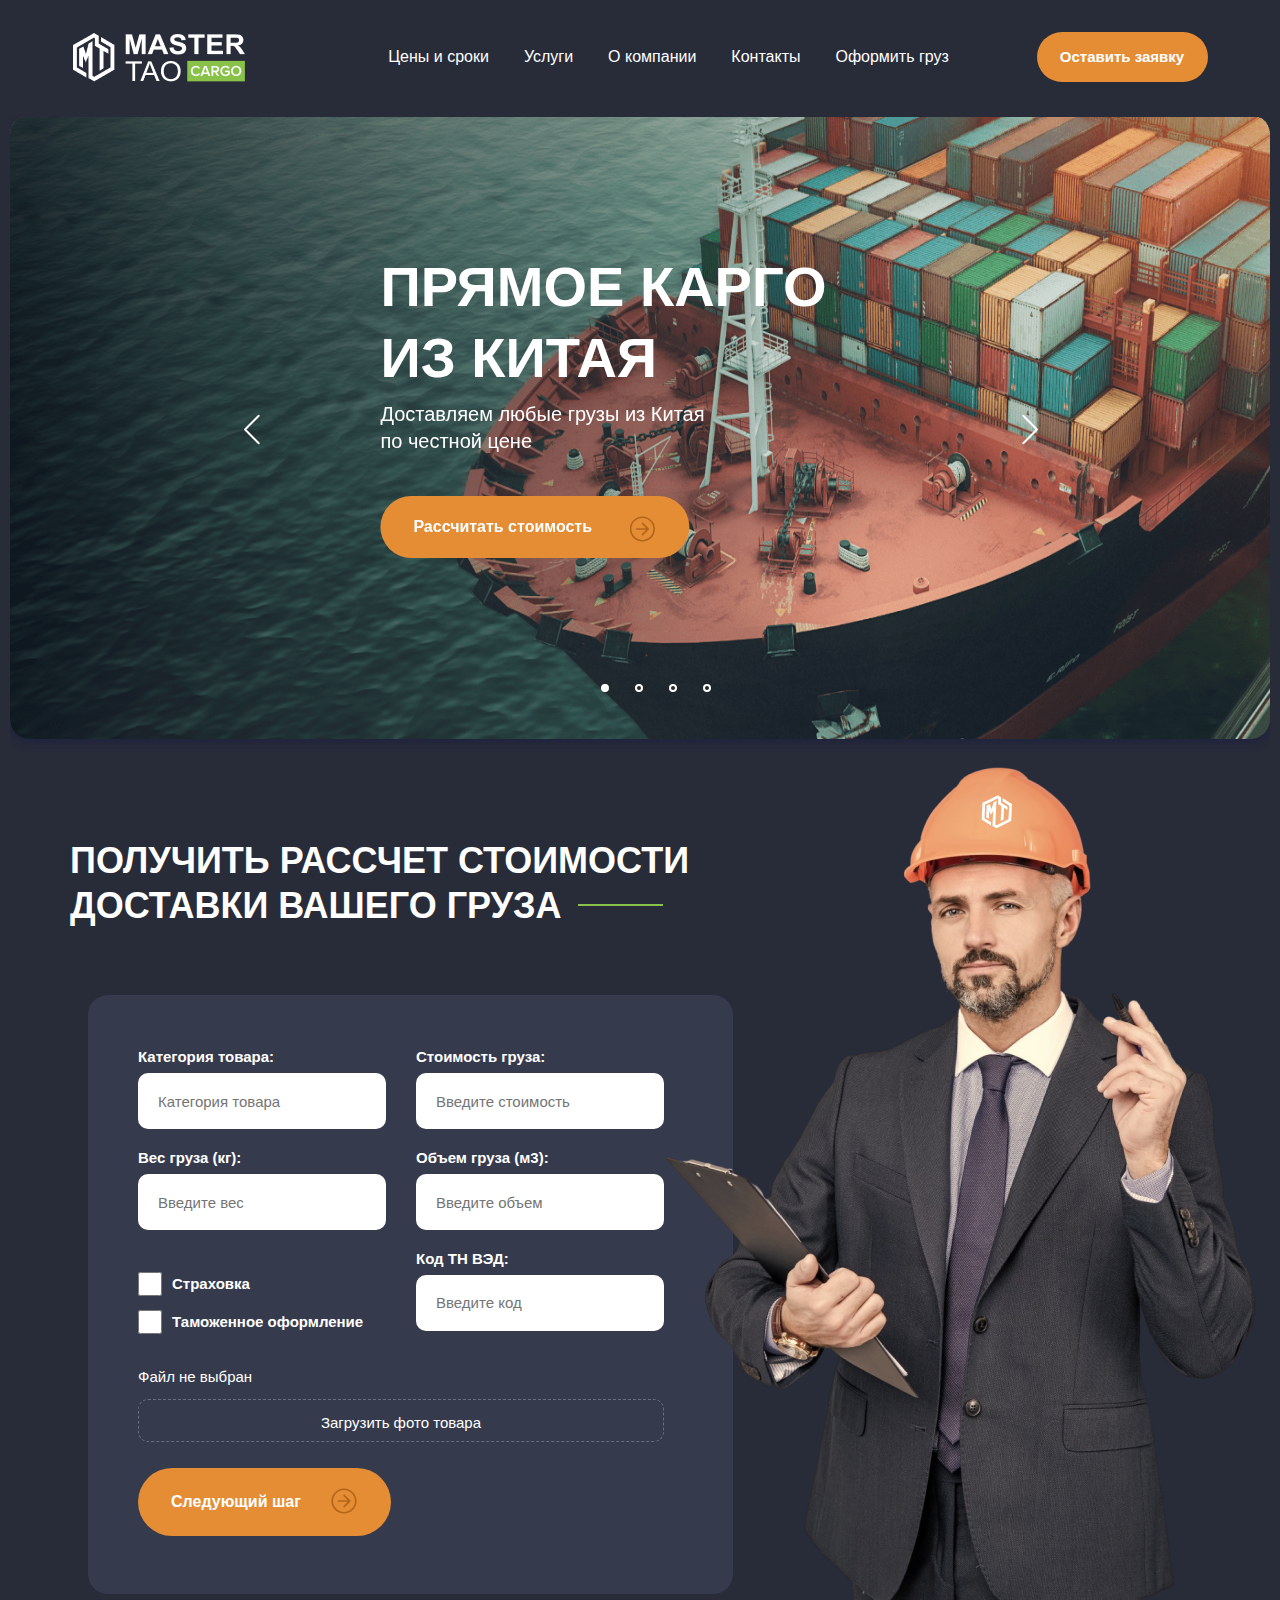
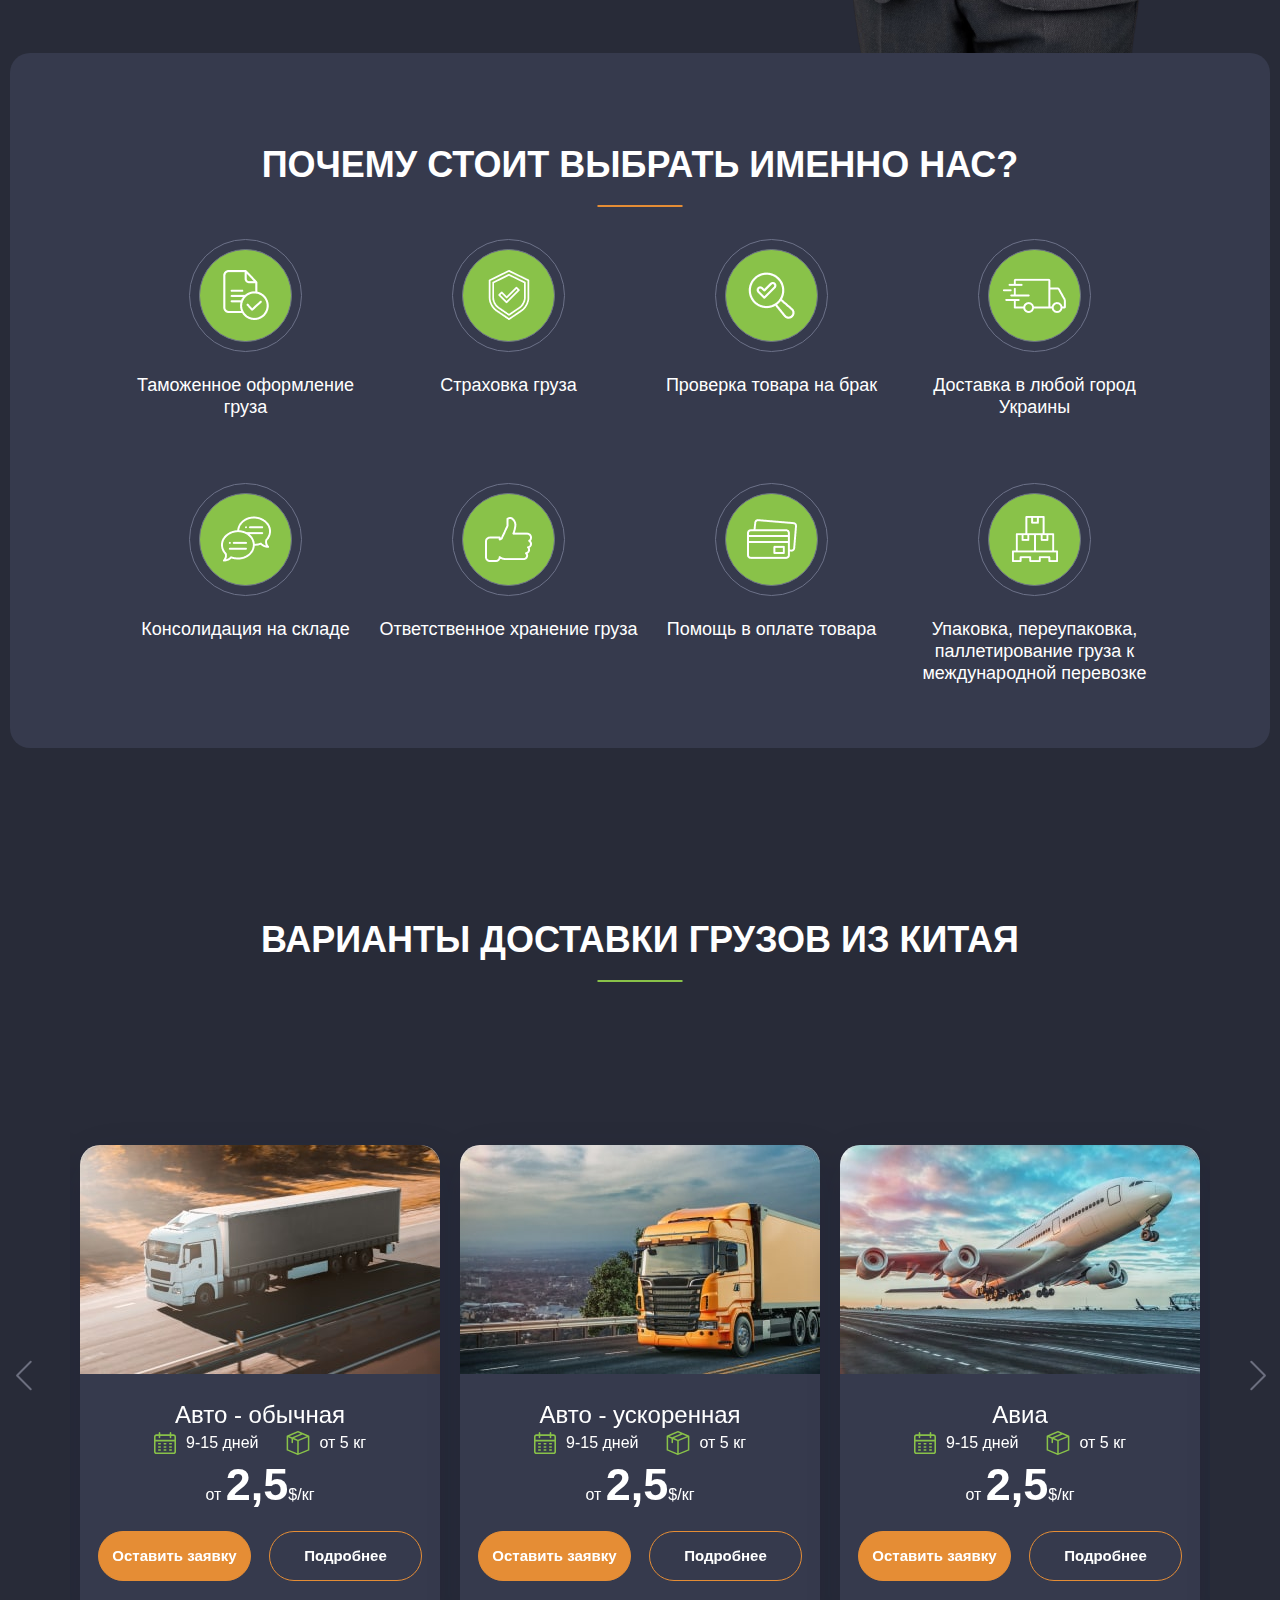
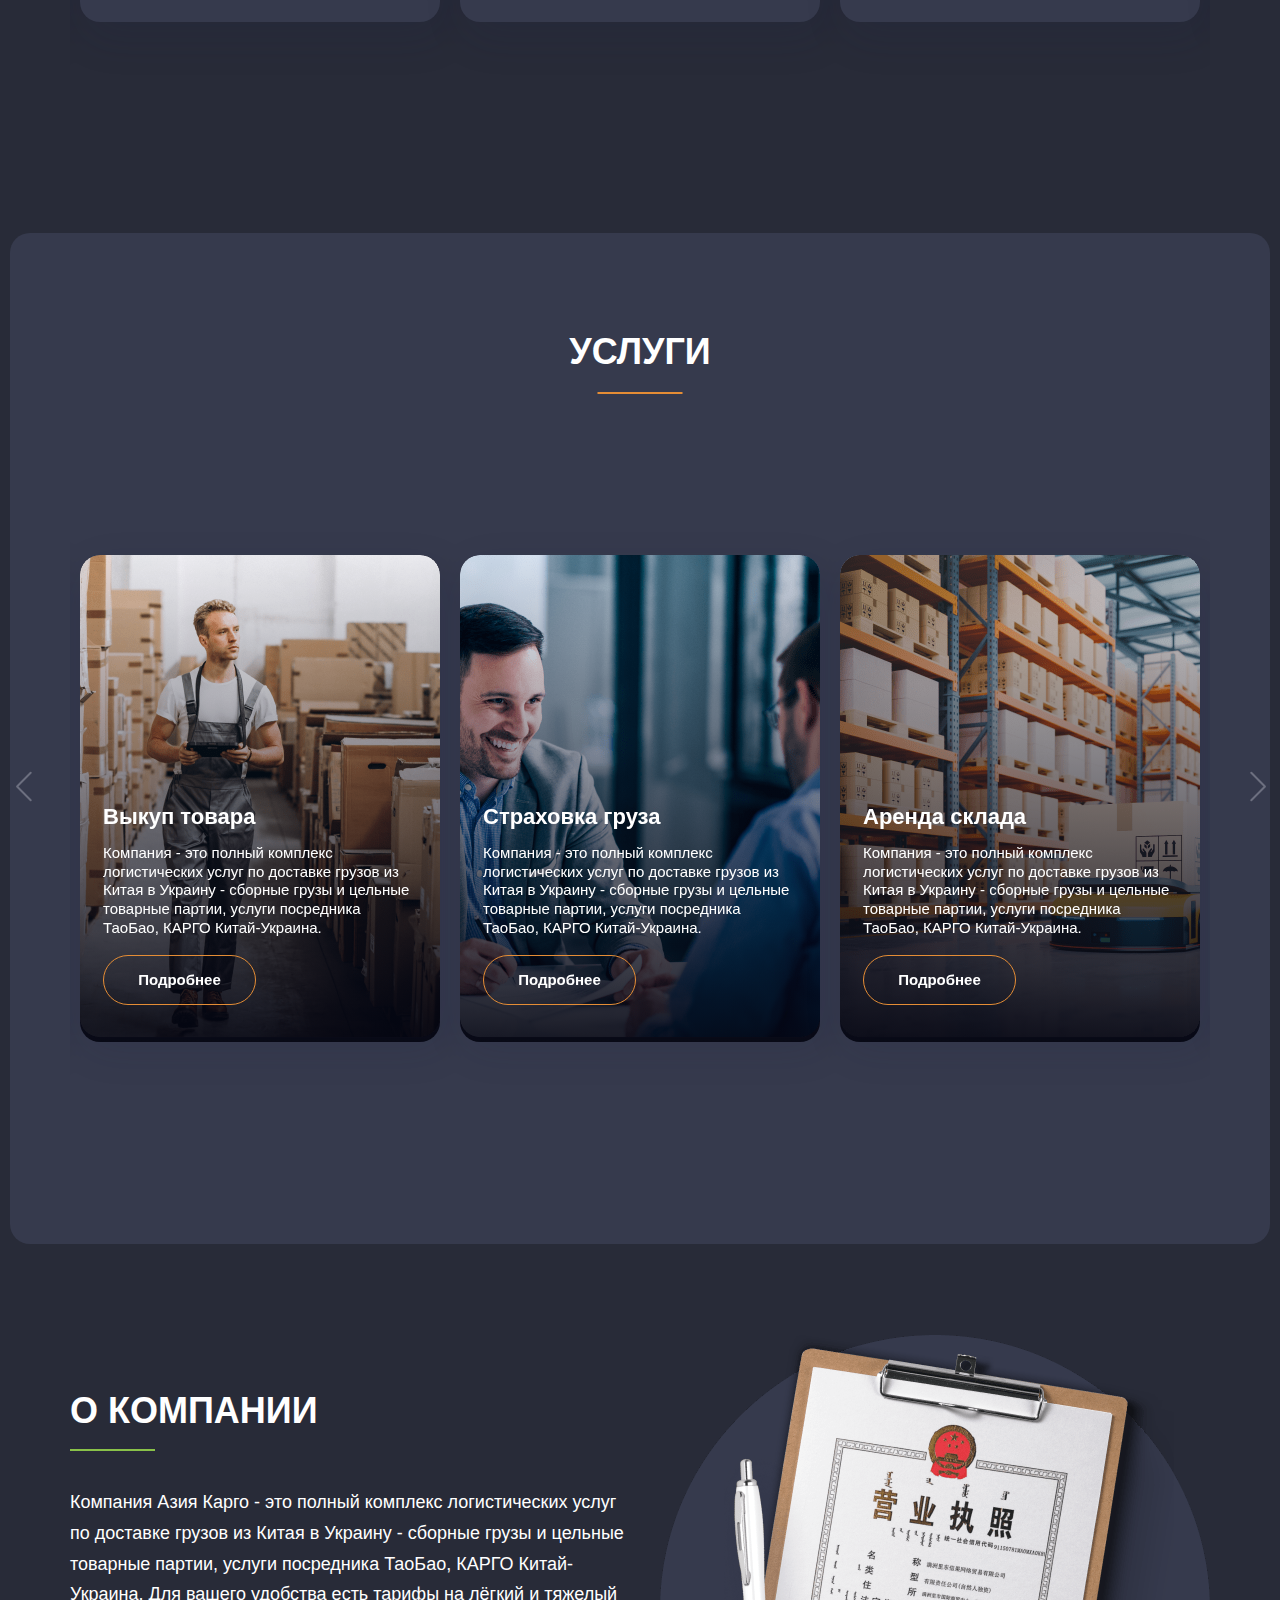
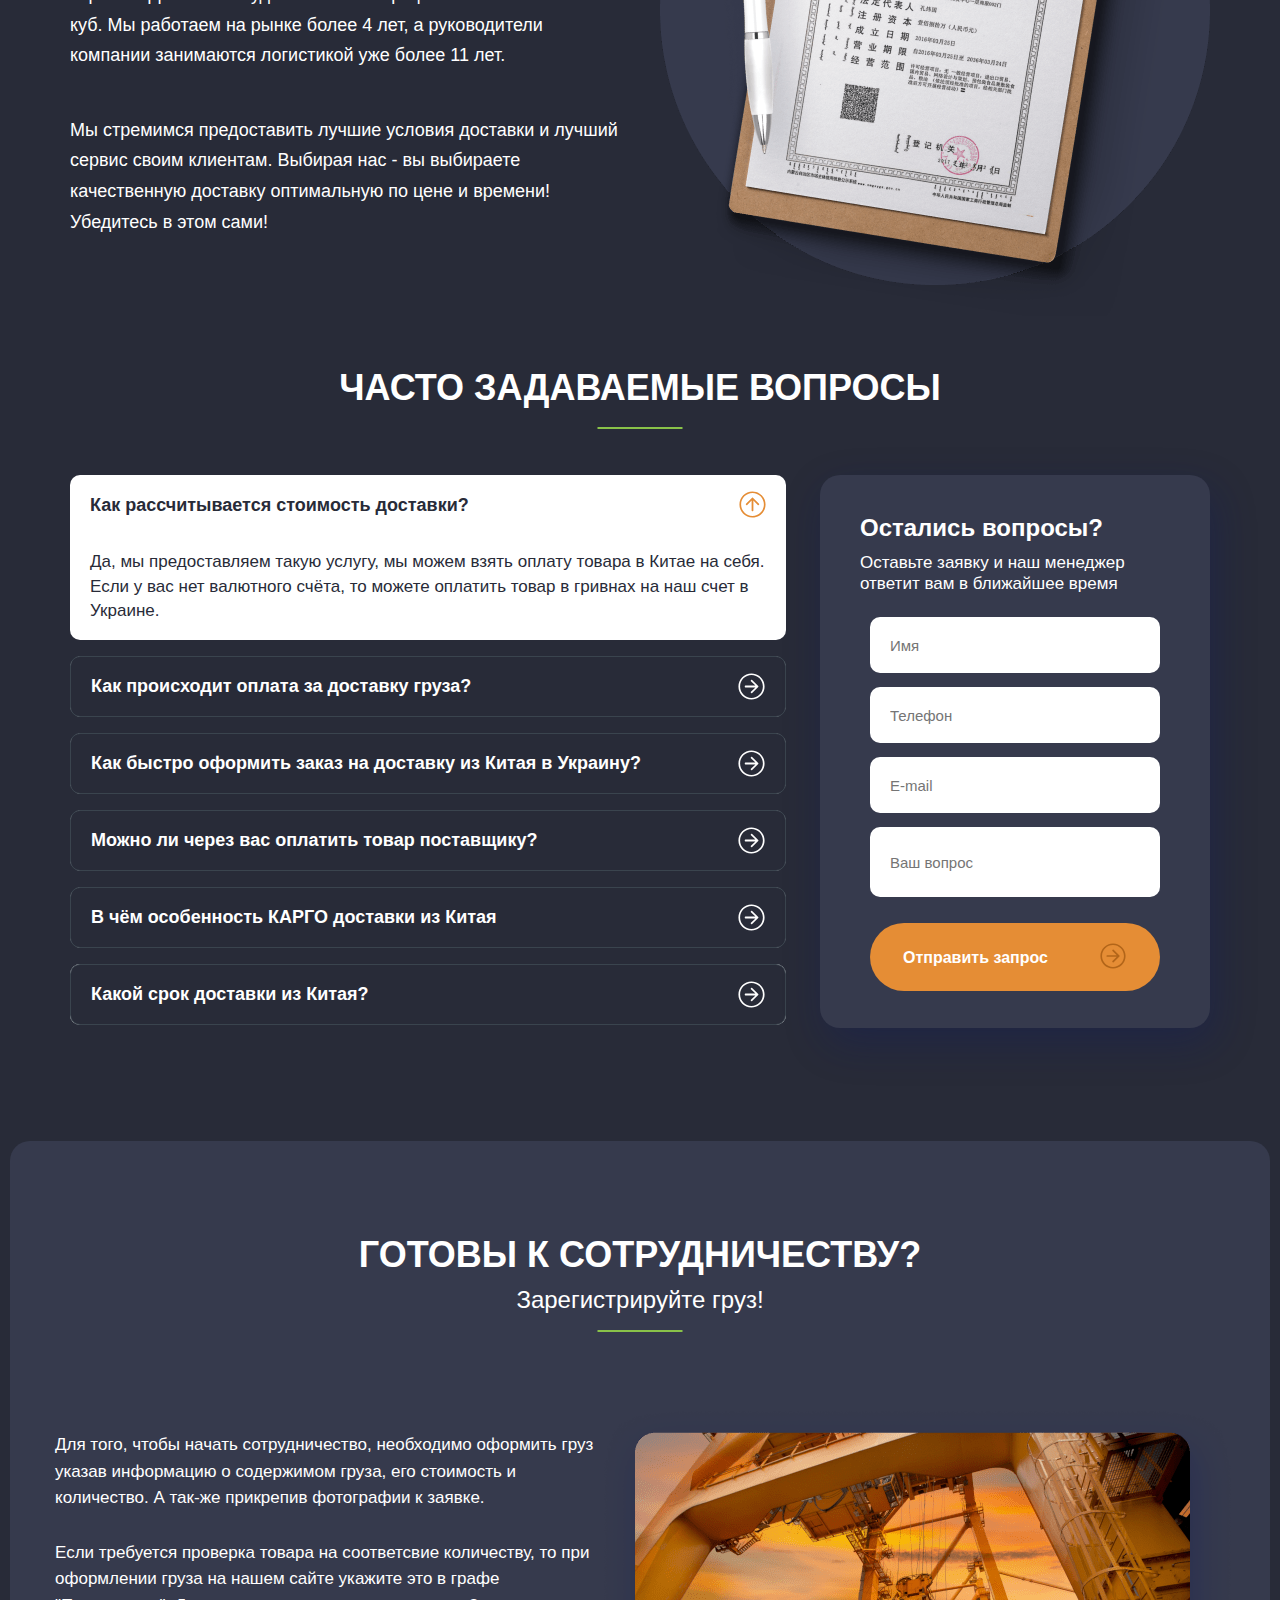
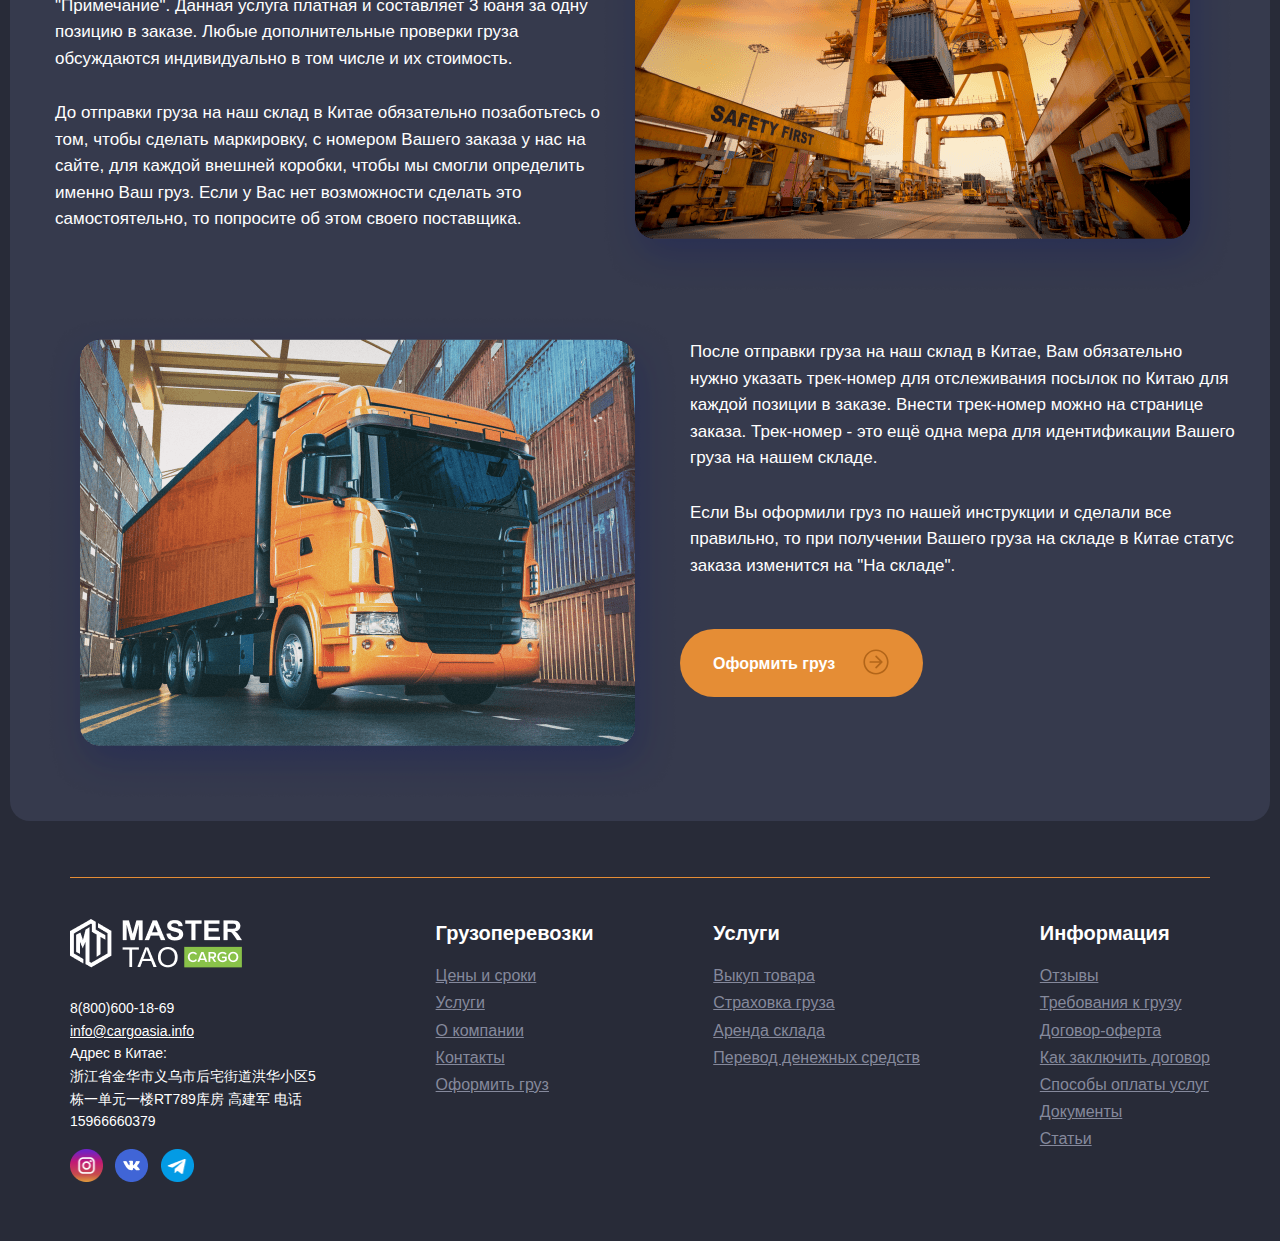
<file: Master-TAO-3/index.html>
<!DOCTYPE html>
<html lang="ru">

<head>
    <meta charset="UTF-8">
    <meta http-equiv="X-UA-Compatible" content="IE=edge">
    <meta name="viewport" content="width=device-width, initial-scale=1.0">
    <title>MASTER TAO</title>
    <link rel="shortcut icon" href="image/favicon.ico" type="image/x-icon">
    <link rel="stylesheet" href="css/normalize.css">
    <link rel="stylesheet" href="css/bootstrap.min.css">
    <link rel="stylesheet" href="css/slick.css">
    <link rel="stylesheet" href="css/style.css">
    <link rel="stylesheet" media="screen and (max-width: 1199px)" href="css/mobile.css">
</head>

<body>
    <!-- HEADER -->
    <header class="container header-box">
        <div class="header" id="header">
            <div class="header_body">
                <a href="#" class="header_logo">
                    <img src="image/logo.png" alt="logo">
                </a>
                <div class="header_burger">
                    <span></span>
                </div>
                <div class="header_block">
                    <nav class="header_menu">
                        <ul class="header_list">
                            <li>
                                <a href="#price-terms" class="header_link">Цены и сроки</a>
                            </li>
                            <li>
                                <a href="#services" class="header_link">Услуги</a>
                            </li>
                            <li>
                                <a href="#info-company" class="header_link">О компании</a>
                            </li>
                            <li>
                                <a href="#contact" class="header_link">Контакты</a>
                            </li>
                            <li>
                                <a href="#cargo-clearance" class="header_link">Оформить груз</a>
                            </li>
                        </ul>
                    </nav>
                    <a href="#popup" class="header_link header_btn">Оставить заявку</a>
                </div>
            </div>
        </div>
    </header>
    <!-- HEADER -->
    <main>
        <!-- SECTION-1_SLIDER -->
        <section class="container">
            <div class="section_slider">
                <div class="section_slider-info">
                    <div class="section_slider-box">
                        <div>
                            <img class="section_slider-1" src="image/section-1/slide-1.png" alt="ship-1">
                            <span></span>
                        </div>
                        <div class="info-slider">
                            <h2>Прямое КАРГО из Китая</h2>
                            <p class="info-slider-p">Доставляем любые грузы из Китая по честной цене</p>
                            <a class="info-slider-btn" href="#price">Рассчитать стоимость
                                <div class="info-slider-icon"></div>
                            </a>
                        </div>
                    </div>
                    <div class="section_slider-box">
                        <div>
                            <img src="image/section-1/slide-2.png" alt="men">
                            <span></span>
                        </div>
                        <div class="info-slider">
                            <h2>Гарантируем сроки!</h2>
                            <p>Если мы не уложимся в обозначенные сроки,
                                доставка груза со скидкой до 90%</p>
                            <a class="info-slider-btn" href="#price">Рассчитать стоимость
                                <div class="info-slider-icon"></div>
                            </a>
                        </div>
                    </div>
                    <div class="section_slider-box">
                        <div>
                            <img src="image/section-1/slide-3.png" alt="laptop">
                            <span></span>
                        </div>
                        <div class="info-slider">
                            <h2>Выкуп товара с ТаоБао, 1688</h2>
                            <p class="info-slider-p">Выкуп и доставка товаров
                                с китайских торговых площадок. </p>
                            <a class="info-slider-btn" href="#price">Рассчитать стоимость
                                <div class="info-slider-icon"></div>
                            </a>
                        </div>
                    </div>
                    <div class="section_slider-box">
                        <div>
                            <img src="image/section-1/slide-4.png" alt="track-1">
                            <span></span>
                        </div>
                        <div class="info-slider">
                            <h2>Экспресс авто доставка</h2>
                            <p class="info-slider-p">Доставка автотранспортом из Китая в Украину от 15 дней, от $0,5/кг
                            </p>
                            <a class="info-slider-btn" href="#price">Рассчитать стоимость
                                <div class="info-slider-icon"></div>
                            </a>
                        </div>
                    </div>
                </div>
            </div>
        </section>
        <!-- SECTION-1_SLIDER -->

        <!-- SECTION-2_COST-CALCULATION -->
        <section class="container">
            <div class="cost-calculation">
                <div class="cost-calculation_title" id="price">
                    <h2 class="section_title">
                        Получить рассчет стоимости доставки вашего груза<span></span>
                    </h2>
                </div>
                <div class="cost-calculation_box cost-calculation_title">
                    <div class="cost-calculation_form">
                        <form>
                            <div class="cost-calculation_options">
                                <div>
                                    <label for="fname">Категория товара:</label>
                                    <input type="text" id="fname" name="fname" placeholder="Категория товара">
                                </div>
                                <div>
                                    <label for="fname">Стоимость груза:</label>
                                    <input type="text" id="fname" name="fname" placeholder="Введите стоимость">
                                </div>
                            </div>
                            <div class="cost-calculation_options">
                                <div>
                                    <label for="fname">Вес груза (кг):</label>
                                    <input type="text" id="fname" name="fname" placeholder="Введите вес">
                                </div>
                                <div>
                                    <label for="fname">Объем груза (м3):</label>
                                    <input type="text" id="fname" name="fname" placeholder="Введите объем">
                                </div>
                            </div>
                            <div class="cost-calculation_options">
                                <div class="cost-calculation_vehicle">
                                    <div class="cost-calculation_checkbox">
                                        <input type="checkbox" id="vehicle1" name="vehicle1" value="Страховка">
                                        <label for="vehicle1">Страховка</label>
                                    </div>
                                    <div class="cost-calculation_checkbox">
                                        <input type="checkbox" id="vehicle2" name="vehicle2"
                                            value="Таможенное оформление">
                                        <label for="vehicle2">Таможенное оформление</label>
                                    </div>
                                </div>
                                <div>
                                    <label for="fname">Код ТН ВЭД:</label>
                                    <input type="text" id="fname" name="fname" placeholder="Введите код">
                                </div>
                            </div>
                            <input type="file" id="upload-file" hidden="hidden">
                            <span id="upload-text">Файл не выбран</span>
                            <button id="upload-btn"><label for="upload-file">Загрузить фото товара</label></button>
                            <button class="btn-submit" type="submit">Следующий шаг
                                <span class="info-slider-icon"></span></button>
                        </form>
                    </div>
                    <img src="image/section-2/s2-image-1.png" alt="person">
                </div>
            </div>
        </section>
        <!-- SECTION-2_COST-CALCULATION -->

        <!-- SECTION-3_CHOOSE-US -->
        <section class="container">
            <div class="choose-us">
                <div class="choose-us_title">
                    <h2 class="section_title">Почему стоит выбрать именно нас?<span></span></h2>
                </div>
                <div class="choose-us_info">
                    <div class="choose-us_box">
                        <div class="choose-us_image">
                            <div class="choose-us_img">
                                <img src="image/section-3/s3-image-1.png" alt="icon-benefits-1">
                            </div>
                        </div>
                        <p>
                            Таможенное оформление груза
                        </p>
                    </div>
                    <div class="choose-us_box">
                        <div class="choose-us_image">
                            <div class="choose-us_img">
                                <img src="image/section-3/s3-image-2.png" alt="icon-benefits-2">
                            </div>
                        </div>
                        <p>
                            Страховка груза
                        </p>
                    </div>
                    <div class="choose-us_box">
                        <div class="choose-us_image">
                            <div class="choose-us_img">
                                <img src="image/section-3/s3-image-3.png" alt="icon-benefits-3">
                            </div>
                        </div>
                        <p>
                            Проверка товара на брак
                        </p>
                    </div>
                    <div class="choose-us_box">
                        <div class="choose-us_image">
                            <div class="choose-us_img">
                                <img src="image/section-3/s3-image-4.png" alt="icon-benefits-4">
                            </div>
                        </div>
                        <p>
                            Доставка в любой город Украины
                        </p>
                    </div>
                    <div class="choose-us_box">
                        <div class="choose-us_image">
                            <div class="choose-us_img">
                                <img src="image/section-3/s3-image-5.png" alt="icon-benefits-5">
                            </div>
                        </div>
                        <p>
                            Консолидация на складе
                        </p>
                    </div>
                    <div class="choose-us_box">
                        <div class="choose-us_image">
                            <div class="choose-us_img">
                                <img src="image/section-3/s3-image-6.png" alt="icon-benefits-6">
                            </div>
                        </div>
                        <p>
                            Ответственное хранение груза
                        </p>
                    </div>
                    <div class="choose-us_box">
                        <div class="choose-us_image">
                            <div class="choose-us_img">
                                <img src="image/section-3/s3-image-7.png" alt="icon-benefits-7">
                            </div>
                        </div>
                        <p>
                            Помощь в оплате товара
                        </p>
                    </div>
                    <div class="choose-us_box">
                        <div class="choose-us_image">
                            <div class="choose-us_img">
                                <img src="image/section-3/s3-image-8.png" alt="icon-benefits-8">
                            </div>
                        </div>
                        <p>
                            Упаковка, переупаковка, паллетирование груза к международной перевозке
                        </p>
                    </div>
                </div>
                <!-- MOBILE FIRST -->
                <div class="choose-us_info-slider">
                    <div class="choose-us_box">
                        <div class="choose-us_image">
                            <div class="choose-us_img">
                                <img src="image/section-3/s3-image-1.png" alt="icon-benefits-1">
                            </div>
                        </div>
                        <p>
                            Таможенное оформление груза
                        </p>
                    </div>
                    <div class="choose-us_box">
                        <div class="choose-us_image">
                            <div class="choose-us_img">
                                <img src="image/section-3/s3-image-2.png" alt="icon-benefits-2">
                            </div>
                        </div>
                        <p>
                            Страховка груза
                        </p>
                    </div>
                    <div class="choose-us_box">
                        <div class="choose-us_image">
                            <div class="choose-us_img">
                                <img src="image/section-3/s3-image-3.png" alt="icon-benefits-3">
                            </div>
                        </div>
                        <p>
                            Проверка товара на брак
                        </p>
                    </div>
                    <div class="choose-us_box">
                        <div class="choose-us_image">
                            <div class="choose-us_img">
                                <img src="image/section-3/s3-image-4.png" alt="icon-benefits-4">
                            </div>
                        </div>
                        <p>
                            Доставка в любой город Украины
                        </p>
                    </div>
                    <div class="choose-us_box">
                        <div class="choose-us_image">
                            <div class="choose-us_img">
                                <img src="image/section-3/s3-image-5.png" alt="icon-benefits-5">
                            </div>
                        </div>
                        <p>
                            Консолидация на складе
                        </p>
                    </div>
                    <div class="choose-us_box">
                        <div class="choose-us_image">
                            <div class="choose-us_img">
                                <img src="image/section-3/s3-image-6.png" alt="icon-benefits-6">
                            </div>
                        </div>
                        <p>
                            Ответственное хранение груза
                        </p>
                    </div>
                    <div class="choose-us_box">
                        <div class="choose-us_image">
                            <div class="choose-us_img">
                                <img src="image/section-3/s3-image-7.png" alt="icon-benefits-7">
                            </div>
                        </div>
                        <p>
                            Помощь в оплате товара
                        </p>
                    </div>
                    <div class="choose-us_box">
                        <div class="choose-us_image">
                            <div class="choose-us_img">
                                <img src="image/section-3/s3-image-8.png" alt="icon-benefits-8">
                            </div>
                        </div>
                        <p>
                            Упаковка, переупаковка, паллетирование груза к международной перевозке
                        </p>
                    </div>
                </div>
                <!-- MOBILE FIRST -->
            </div>
        </section>
        <!-- SECTION-3_CHOOSE-US -->

        <!-- SECTION-4_DELIVERY-OPTIONS -->
        <section class="container">
            <div class="delivery-options_block" id="price-terms">
                <div class="delivery-options">
                    <h2 class="section_title">Варианты доставки грузов из Китая<span></span></h2>
                </div>
                <div class="delivery-options_slider">
                    <div class="delivery-options_box">
                        <div class="delivery-options_window">
                            <img src="image/section-4/s4-image-1.jpg" alt="track-2">
                            <h4>Авто - обычная</h4>
                            <div class="delivery-options_term">
                                <div class="calendar"></div>
                                <div class="delivery-options_day">9-15 дней</div>
                                <div class="box"></div>
                                <div class="delivery-options_weight">от 5 кг</div>
                            </div>
                            <div>от <span>2,5</span>$/кг</div>
                            <div class="delivery-options_btn">
                                <a class="delivery-options_btn-submit" href="#popup">Оставить заявку</a>
                                <a class="delivery-options_btn-more" href="#cargo-clearance">Подробнее</a>
                            </div>
                        </div>
                    </div>
                    <div class="delivery-options_box">
                        <div class="delivery-options_window">
                            <img src="image/section-4/s4-image-2.jpg" alt="track-3">
                            <h4>Авто - ускоренная</h4>
                            <div class="delivery-options_term">
                                <div class="calendar"></div>
                                <div class="delivery-options_day">9-15 дней</div>
                                <div class="box"></div>
                                <div class="delivery-options_weight">от 5 кг</div>
                            </div>
                            <div>от <span>2,5</span>$/кг</div>
                            <div class="delivery-options_btn">
                                <a class="delivery-options_btn-submit" href="#popup">Оставить заявку</a>
                                <a class="delivery-options_btn-more" href="#cargo-clearance">Подробнее</a>
                            </div>
                        </div>
                    </div>
                    <div class="delivery-options_box">
                        <div class="delivery-options_window">
                            <img src="image/section-4/s4-image-3.jpg" alt="airplane">
                            <h4>Авиа</h4>
                            <div class="delivery-options_term">
                                <div class="calendar"></div>
                                <div class="delivery-options_day">9-15 дней</div>
                                <div class="box"></div>
                                <div class="delivery-options_weight">от 5 кг</div>
                            </div>
                            <div>от <span>2,5</span>$/кг</div>
                            <div class="delivery-options_btn">
                                <a class="delivery-options_btn-submit" href="#popup">Оставить заявку</a>
                                <a class="delivery-options_btn-more" href="#cargo-clearance">Подробнее</a>
                            </div>
                        </div>
                    </div>
                    <div class="delivery-options_box">
                        <div class="delivery-options_window">
                            <img src="image/section-4/s4-image-4.jpg" alt="train">
                            <h4>Ж/д</h4>
                            <div class="delivery-options_term">
                                <div class="calendar"></div>
                                <div class="delivery-options_day">9-15 дней</div>
                                <div class="box"></div>
                                <div class="delivery-options_weight">от 5 кг</div>
                            </div>
                            <div>от <span>2,5</span>$/кг</div>
                            <div class="delivery-options_btn">
                                <a class="delivery-options_btn-submit" href="#popup">Оставить заявку</a>
                                <a class="delivery-options_btn-more" href="#cargo-clearance">Подробнее</a>
                            </div>
                        </div>
                    </div>
                    <div class="delivery-options_box">
                        <div class="delivery-options_window">
                            <img src="image/section-4/s4-image-5.jpg" alt="ship-2">
                            <h4>Море</h4>
                            <div class="delivery-options_term">
                                <div class="calendar"></div>
                                <div class="delivery-options_day">9-15 дней</div>
                                <div class="box"></div>
                                <div class="delivery-options_weight">от 5 кг</div>
                            </div>
                            <div>от <span>2,5</span>$/кг</div>
                            <div class="delivery-options_btn">
                                <a class="delivery-options_btn-submit" href="#popup">Оставить заявку</a>
                                <a class="delivery-options_btn-more" href="#cargo-clearance">Подробнее</a>
                            </div>
                        </div>
                    </div>
                </div>
            </div>
        </section>
        <!-- SECTION-4_DELIVERY-OPTIONS -->

        <!-- SECTION-5_SERVICES -->
        <section class="container">
            <div class="services" id="services">
                <div class="services-title">
                    <h2 class="section_title">Услуги<span></span></h2>
                </div>
                <div class="services_slider delivery-options_slider">
                    <div class="services_box delivery-options_box">
                        <div class="services_box delivery-options_window">
                            <div>
                                <img src="image/section-5/s5-image-1.png" alt="employee-1">
                                <span></span>
                            </div>
                            <div class="services_info">
                                <h4>Выкуп товара</h4>
                                <p>
                                    Компания - это полный комплекс логистических услуг по доставке грузов из Китая в
                                    Украину
                                    -
                                    сборные грузы и цельные товарные партии, услуги посредника ТаоБао, КАРГО
                                    Китай-Украина.
                                </p>
                                <div class="services_btn delivery-options_btn">
                                    <a class="delivery-options_btn-more" href="#">Подробнее</a>
                                </div>
                            </div>
                        </div>
                    </div>
                    <div class="services_box delivery-options_box">
                        <div class="services_box delivery-options_window">
                            <div>
                                <img src="image/section-5/s5-image-2.png" alt="employee-2">
                                <span></span>
                            </div>
                            <div class="services_info">
                                <h4>Страховка груза</h4>
                                <p>
                                    Компания - это полный комплекс логистических услуг по доставке грузов из Китая в
                                    Украину
                                    -
                                    сборные грузы и цельные товарные партии, услуги посредника ТаоБао, КАРГО
                                    Китай-Украина.
                                </p>
                                <div class="services_btn delivery-options_btn">
                                    <a class="delivery-options_btn-more" href="#">Подробнее</a>
                                </div>
                            </div>
                        </div>
                    </div>
                    <div class="services_box delivery-options_box">
                        <div class="services_box delivery-options_window">
                            <div>
                                <img src="image/section-5/s5-image-3.png" alt="boxes">
                                <span></span>
                            </div>
                            <div class="services_info">
                                <h4>Аренда склада</h4>
                                <p>
                                    Компания - это полный комплекс логистических услуг по доставке грузов из Китая в
                                    Украину
                                    -
                                    сборные грузы и цельные товарные партии, услуги посредника ТаоБао, КАРГО
                                    Китай-Украина.
                                </p>
                                <div class="services_btn delivery-options_btn">
                                    <a class="delivery-options_btn-more" href="#">Подробнее</a>
                                </div>
                            </div>
                        </div>
                    </div>
                    <div class="services_box delivery-options_box">
                        <div class="services_box delivery-options_window">
                            <div>
                                <img src="image/section-5/s5-image-4.png" alt="credit-cart">
                                <span></span>
                            </div>
                            <div class="services_info">
                                <h4>Перевод денежных средств</h4>
                                <p>
                                    Компания - это полный комплекс логистических услуг по доставке грузов из Китая в
                                    Украину
                                    -
                                    сборные грузы и цельные товарные партии, услуги посредника ТаоБао, КАРГО
                                    Китай-Украина.
                                </p>
                                <div class="services_btn delivery-options_btn">
                                    <a class="delivery-options_btn-more" href="#">Подробнее</a>
                                </div>
                            </div>
                        </div>
                    </div>
                </div>
            </div>
        </section>
        <!-- SECTION-5_SERVICES -->

        <!-- SECTION-6_ABOUT-COMPANY -->
        <section class="container">
            <div class="about-company" id="info-company">
                <div class="about-company_block">
                    <div class="about-company_info">
                        <h2 class="about-company_title section_title">О компании<span></span></h2>
                        <p>
                            Компания Азия Карго - это полный комплекс логистических услуг по доставке грузов из Китая в
                            Украину - сборные грузы и цельные товарные партии, услуги посредника ТаоБао, КАРГО
                            Китай-Украина. Для вашего удобства есть тарифы на лёгкий и тяжелый куб. Мы работаем на рынке
                            более 4 лет, а руководители компании занимаются логистикой уже более 11 лет.
                        </p>
                        <p>
                            Мы стремимся предоставить лучшие условия доставки и лучший сервис своим клиентам. Выбирая
                            нас - вы выбираете качественную доставку оптимальную по цене и времени! Убедитесь в этом
                            сами!
                        </p>
                    </div>
                    <img src="image/section-6/s6-image-1.png" alt="notebook">
                </div>
            </div>
        </section>
        <!-- SECTION-6_ABOUT-COMPANY -->

        <!-- SECTION-7_QUESTIONS -->
        <section class="container">
            <div class="questions">
                <h2 class="section_title">Часто задаваемые вопросы<span></span></h2>
                <div class="questions_block">
                    <div class="questions_accordion">
                        <div class="accordion" id="accordionExample">
                            <div class="accordion-item">
                                <h2 class="accordion-header" id="headingOne">
                                    <button class="accordion-button" type="button" data-bs-toggle="collapse"
                                        data-bs-target="#collapseOne" aria-expanded="true" aria-controls="collapseOne">
                                        Как рассчитывается стоимость доставки?
                                    </button>
                                </h2>
                                <div id="collapseOne" class="accordion-collapse collapse show"
                                    aria-labelledby="headingOne" data-bs-parent="#accordionExample">
                                    <div class="accordion-body">
                                        Да, мы предоставляем такую услугу, мы можем взять оплату товара в Китае на себя.
                                        Если у вас нет валютного счёта, то можете оплатить товар в гривнах на наш счет в
                                        Украине.
                                    </div>
                                </div>
                            </div>
                            <div class="accordion-item">
                                <h2 class="accordion-header" id="headingTwo">
                                    <button class="accordion-button collapsed" type="button" data-bs-toggle="collapse"
                                        data-bs-target="#collapseTwo" aria-expanded="false" aria-controls="collapseTwo">
                                        Как происходит оплата за доставку груза?
                                    </button>
                                </h2>
                                <div id="collapseTwo" class="accordion-collapse collapse" aria-labelledby="headingTwo"
                                    data-bs-parent="#accordionExample">
                                    <div class="accordion-body">
                                        Да, мы предоставляем такую услугу, мы можем взять оплату товара в Китае на себя.
                                        Если у вас нет валютного счёта, то можете оплатить товар в гривнах на наш счет в
                                        Украине.
                                    </div>
                                </div>
                            </div>
                            <div class="accordion-item">
                                <h2 class="accordion-header" id="headingThree">
                                    <button class="accordion-button collapsed" type="button" data-bs-toggle="collapse"
                                        data-bs-target="#collapseThree" aria-expanded="false"
                                        aria-controls="collapseThree">
                                        Как быстро оформить заказ на доставку из Китая в Украину?
                                    </button>
                                </h2>
                                <div id="collapseThree" class="accordion-collapse collapse"
                                    aria-labelledby="headingThree" data-bs-parent="#accordionExample">
                                    <div class="accordion-body">
                                        Да, мы предоставляем такую услугу, мы можем взять оплату товара в Китае на себя.
                                        Если у вас нет валютного счёта, то можете оплатить товар в гривнах на наш счет в
                                        Украине.
                                    </div>
                                </div>
                            </div>
                            <div class="accordion-item">
                                <h2 class="accordion-header" id="headingFour">
                                    <button class="accordion-button collapsed" type="button" data-bs-toggle="collapse"
                                        data-bs-target="#collapseFour" aria-expanded="false"
                                        aria-controls="collapseFour">
                                        Можно ли через вас оплатить товар поставщику?
                                    </button>
                                </h2>
                                <div id="collapseFour" class="accordion-collapse collapse" aria-labelledby="headingFour"
                                    data-bs-parent="#accordionExample">
                                    <div class="accordion-body">
                                        Да, мы предоставляем такую услугу, мы можем взять оплату товара в Китае на себя.
                                        Если у вас нет валютного счёта, то можете оплатить товар в гривнах на наш счет в
                                        Украине.
                                    </div>
                                </div>
                            </div>
                            <div class="accordion-item">
                                <h2 class="accordion-header" id="headingFive">
                                    <button class="accordion-button collapsed" type="button" data-bs-toggle="collapse"
                                        data-bs-target="#collapseFive" aria-expanded="false"
                                        aria-controls="collapseFive">
                                        В чём особенность КАРГО доставки из Китая
                                    </button>
                                </h2>
                                <div id="collapseFive" class="accordion-collapse collapse" aria-labelledby="headingFive"
                                    data-bs-parent="#accordionExample">
                                    <div class="accordion-body">
                                        Да, мы предоставляем такую услугу, мы можем взять оплату товара в Китае на себя.
                                        Если у вас нет валютного счёта, то можете оплатить товар в гривнах на наш счет в
                                        Украине.
                                    </div>
                                </div>
                            </div>
                            <div class="accordion-item">
                                <h2 class="accordion-header" id="headingSix">
                                    <button class="accordion-button collapsed" type="button" data-bs-toggle="collapse"
                                        data-bs-target="#collapseSix" aria-expanded="false" aria-controls="collapseSix">
                                        Какой срок доставки из Китая?
                                    </button>
                                </h2>
                                <div id="collapseSix" class="accordion-collapse collapse" aria-labelledby="headingSix"
                                    data-bs-parent="#accordionExample">
                                    <div class="accordion-body">
                                        Да, мы предоставляем такую услугу, мы можем взять оплату товара в Китае на себя.
                                        Если у вас нет валютного счёта, то можете оплатить товар в гривнах на наш счет в
                                        Украине.
                                    </div>
                                </div>
                            </div>
                        </div>
                    </div>
                    <div class="ask-question">
                        <h5>Остались вопросы?</h5>
                        <p>Оставьте заявку и наш менеджер ответит вам в ближайшее время</p>
                        <form>
                            <input type="text" required placeholder="Имя">
                            <input type="tel" required placeholder="Телефон">
                            <input type="email" required placeholder="E-mail">
                            <input type="textarea" required placeholder="Ваш вопрос">
                            <button type="submit">Отправить запрос<span class="info-slider-icon"></span></button>
                        </form>
                    </div>
                </div>
            </div>
        </section>
        <!-- SECTION-7_QUESTIONS -->

        <!-- SECTION-8_COOPERATION -->
        <section class="container" id="cargo-clearance">
            <div class="cooperation">
                <h2 class="section_title">Готовы к сотрудничеству?<span></span></h2>
                <h3 class="section_subtitle">Зарегистрируйте груз!</h3>
                <div class="cooperation_block cooperation_section">
                    <div class="cooperation_info">
                        <p>
                            Для того, чтобы начать сотрудничество, необходимо оформить груз указав информацию о
                            содержимом груза, его стоимость и количество. А так-же прикрепив фотографии к заявке.
                        </p>
                        <p>
                            Если требуется проверка товара на соответсвие количеству, то при оформлении груза на нашем
                            сайте укажите это в графе "Примечание". Данная услуга платная и составляет 3 юаня за одну
                            позицию в заказе. Любые дополнительные проверки груза обсуждаются индивидуально в том числе
                            и их стоимость.
                        </p>
                        <p>
                            До отправки груза на наш склад в Китае обязательно позаботьтесь о том, чтобы сделать
                            маркировку, с номером Вашего заказа у нас на сайте, для каждой внешней коробки, чтобы мы
                            смогли определить именно Ваш груз. Если у Вас нет возможности сделать это самостоятельно, то
                            попросите об этом своего поставщика.
                        </p>
                    </div>
                    <img src="image/section-8/s8-image-1.png" alt="track--4">
                </div>
                <div class="cooperation_block cooperation_info-box">
                    <img src="image/section-8/s8-image-2.png" alt="cargo-crane">
                    <div class="cooperation_info">
                        <p>
                            После отправки груза на наш склад в Китае, Вам обязательно нужно указать трек-номер для
                            отслеживания посылок по Китаю для каждой позиции в заказе. Внести трек-номер можно на
                            странице заказа. Трек-номер - это ещё одна мера для идентификации Вашего груза на нашем
                            складе.
                        </p>
                        <p>
                            Если Вы оформили груз по нашей инструкции и сделали все правильно, то при получении Вашего
                            груза на складе в Китае статус заказа изменится на "На складе".
                        </p>
                        <a class="cooperation_info-btn" href="#popup">
                            <div>Оформить груз</div>
                            <div class="info-slider-icon"></div>
                        </a>
                    </div>
                </div>
            </div>
        </section>
        <!-- SECTION-8_COOPERATION -->
    </main>

    <!-- FOOTER -->
    <footer class="container">
        <hr>
        <div class="footer_info">
            <div class="footer_contact" id="contact">
                <a href="#"><img src="image/logo.png" alt=""></a>
                <a href="tel:88006001869">8(800)600-18-69</a>
                <a href="#">info@cargoasia.info</a>
                <address>
                    <div>
                        Адрес в Китае:
                    </div>
                    <div>
                        浙江省金华市义乌市后宅街道洪华小区5
                    </div>
                    <div>
                        栋一单元一楼RT789库房 高建军 电话
                    </div>
                    <div>
                        15966660379
                    </div>
                </address>
                <div class="footer_social-netwoork">
                    <a href="#"><img src="image/social-networks/instagram.png" alt=""></a>
                    <a href="#"><img src="image/social-networks/vkontakte.png" alt=""></a>
                    <a href="#"><img src="image/social-networks/telegram.png" alt=""></a>
                </div>
            </div>
            <div class="footer_transport">
                <h4>Грузоперевозки</h4>
                <ul>
                    <li>
                        <a href="#">Цены и сроки</a>
                    </li>
                    <li>
                        <a href="#">Услуги</a>
                    </li>
                    <li>
                        <a href="#">О компании</a>
                    </li>
                    <li>
                        <a href="#">Контакты</a>
                    </li>
                    <li>
                        <a href="#">Оформить груз</a>
                    </li>
                </ul>
            </div>
            <div class="footer_services">
                <h4>Услуги</h4>
                <ul>
                    <li>
                        <a href="#">Выкуп товара</a>
                    </li>
                    <li>
                        <a href="#">Страховка груза</a>
                    </li>
                    <li>
                        <a href="#">Аренда склада</a>
                    </li>
                    <li>
                        <a href="#">Перевод денежных средств</a>
                    </li>
                </ul>
            </div>
            <div class="footer_info-company">
                <h4>Информация</h4>
                <ul>
                    <li>
                        <a href="#">Отзывы</a>
                    </li>
                    <li>
                        <a href="#">Требования к грузу</a>
                    </li>
                    <li>
                        <a href="#">Договор-оферта</a>
                    </li>
                    <li>
                        <a href="#">Как заключить договор</a>
                    </li>
                    <li>
                        <a href="#">Способы оплаты услуг</a>
                    </li>
                    <li>
                        <a href="#">Документы</a>
                    </li>
                    <li>
                        <a href="#">Статьи</a>
                    </li>
                </ul>
            </div>
        </div>
    </footer>
    <!-- FOOTER -->

    <!-- POPUP -->
    <div id="popup" class="popup">
        <a href="#header" class="popup_area"></a>
        <div class="popup_body">
            <div class="popup_content">
                <div class="popup_text ask-question">
                    <a href="#header" class="popup_close">X</a>
                    <h5>Мы рады что вы выбрали нас!</h5>
                    <p>Оставьте заявку и наш менеджер свяжется с вами в ближайшее время.</p>
                    <form>
                        <input type="text" required placeholder="Имя">
                        <input type="tel" required placeholder="Телефон">
                        <input type="email" required placeholder="E-mail">
                        <input type="textarea" required placeholder="Ваша заявка">
                        <button type="submit">Отправить запрос<span class="info-slider-icon"></span></button>
                    </form>
                </div>
            </div>
        </div>
    </div>
    <!-- POPUP -->

    <script src="js/jquery-3.6.1.min.js"></script>
    <script src="js/bootstrap.bundle.min.js"></script>
    <script src="js/slick.min.js"></script>
    <script src="js/script.js"></script>

</body>

</html>
</file>
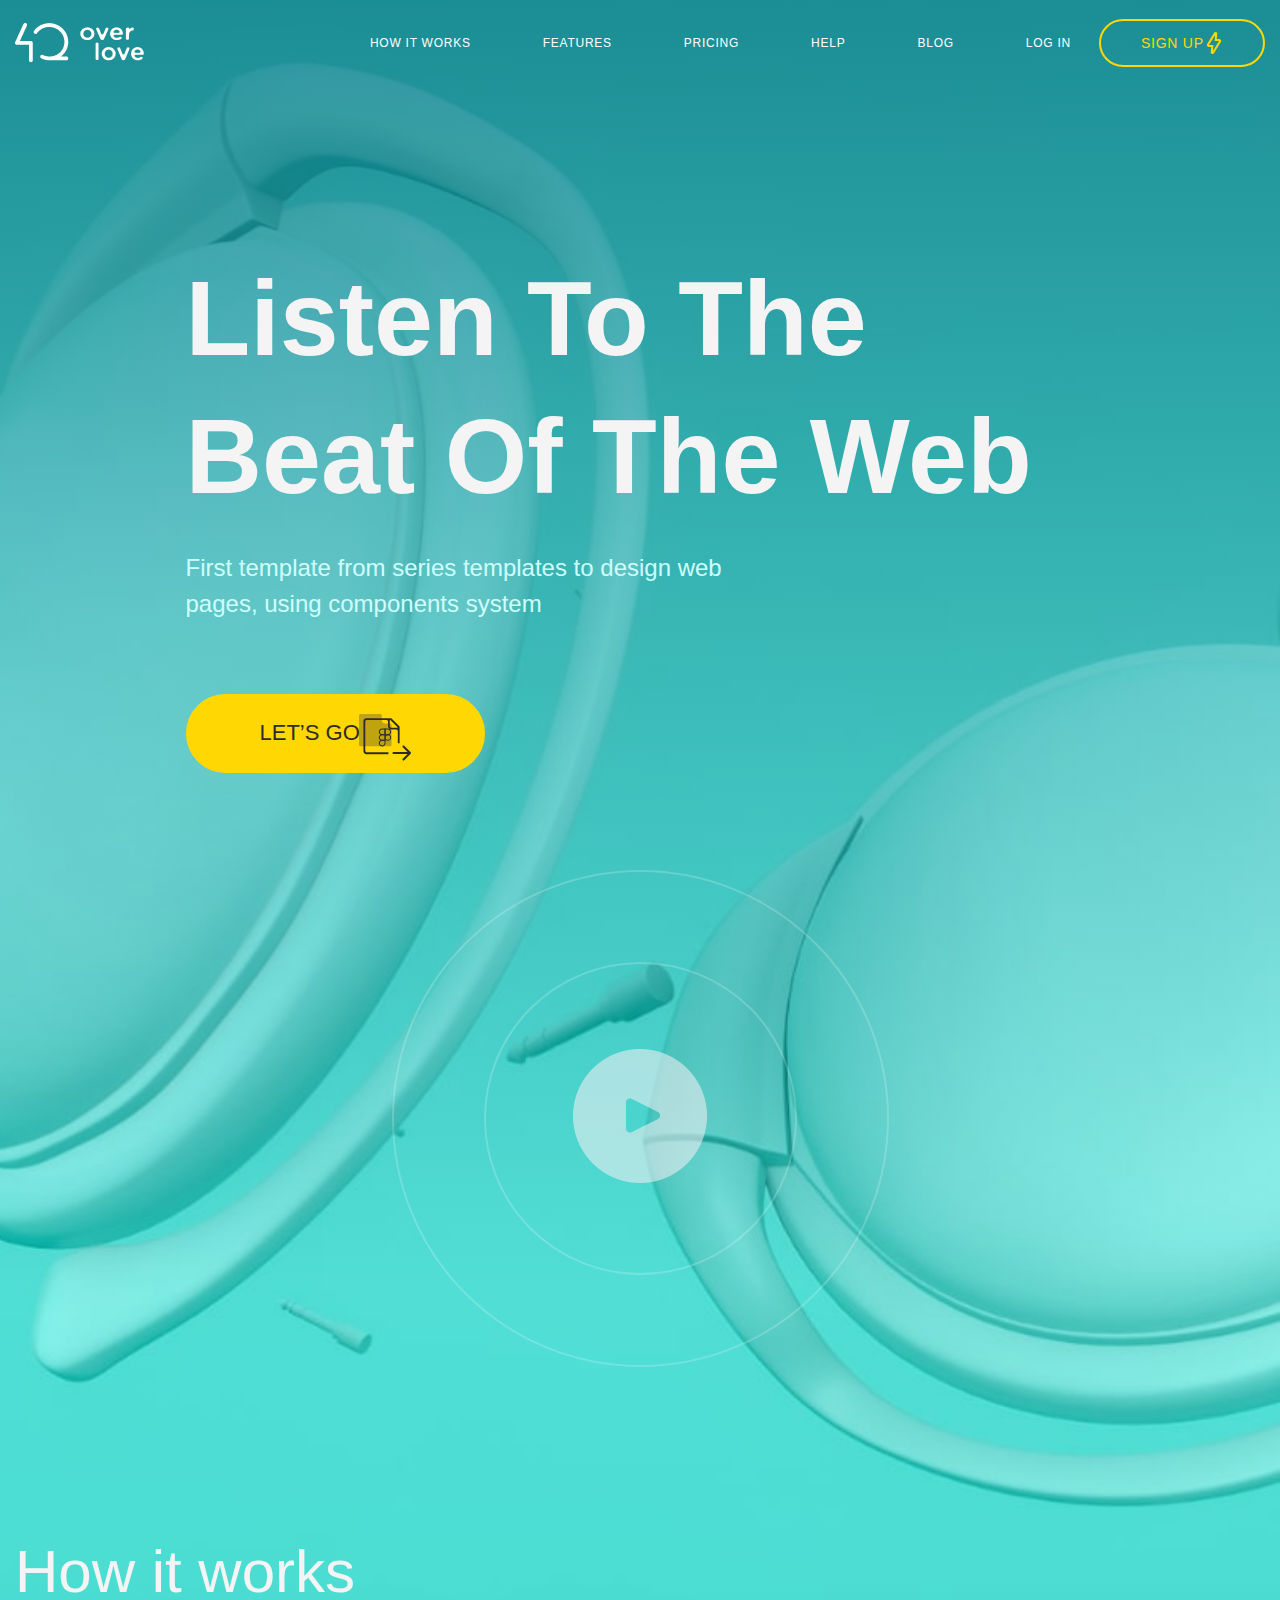
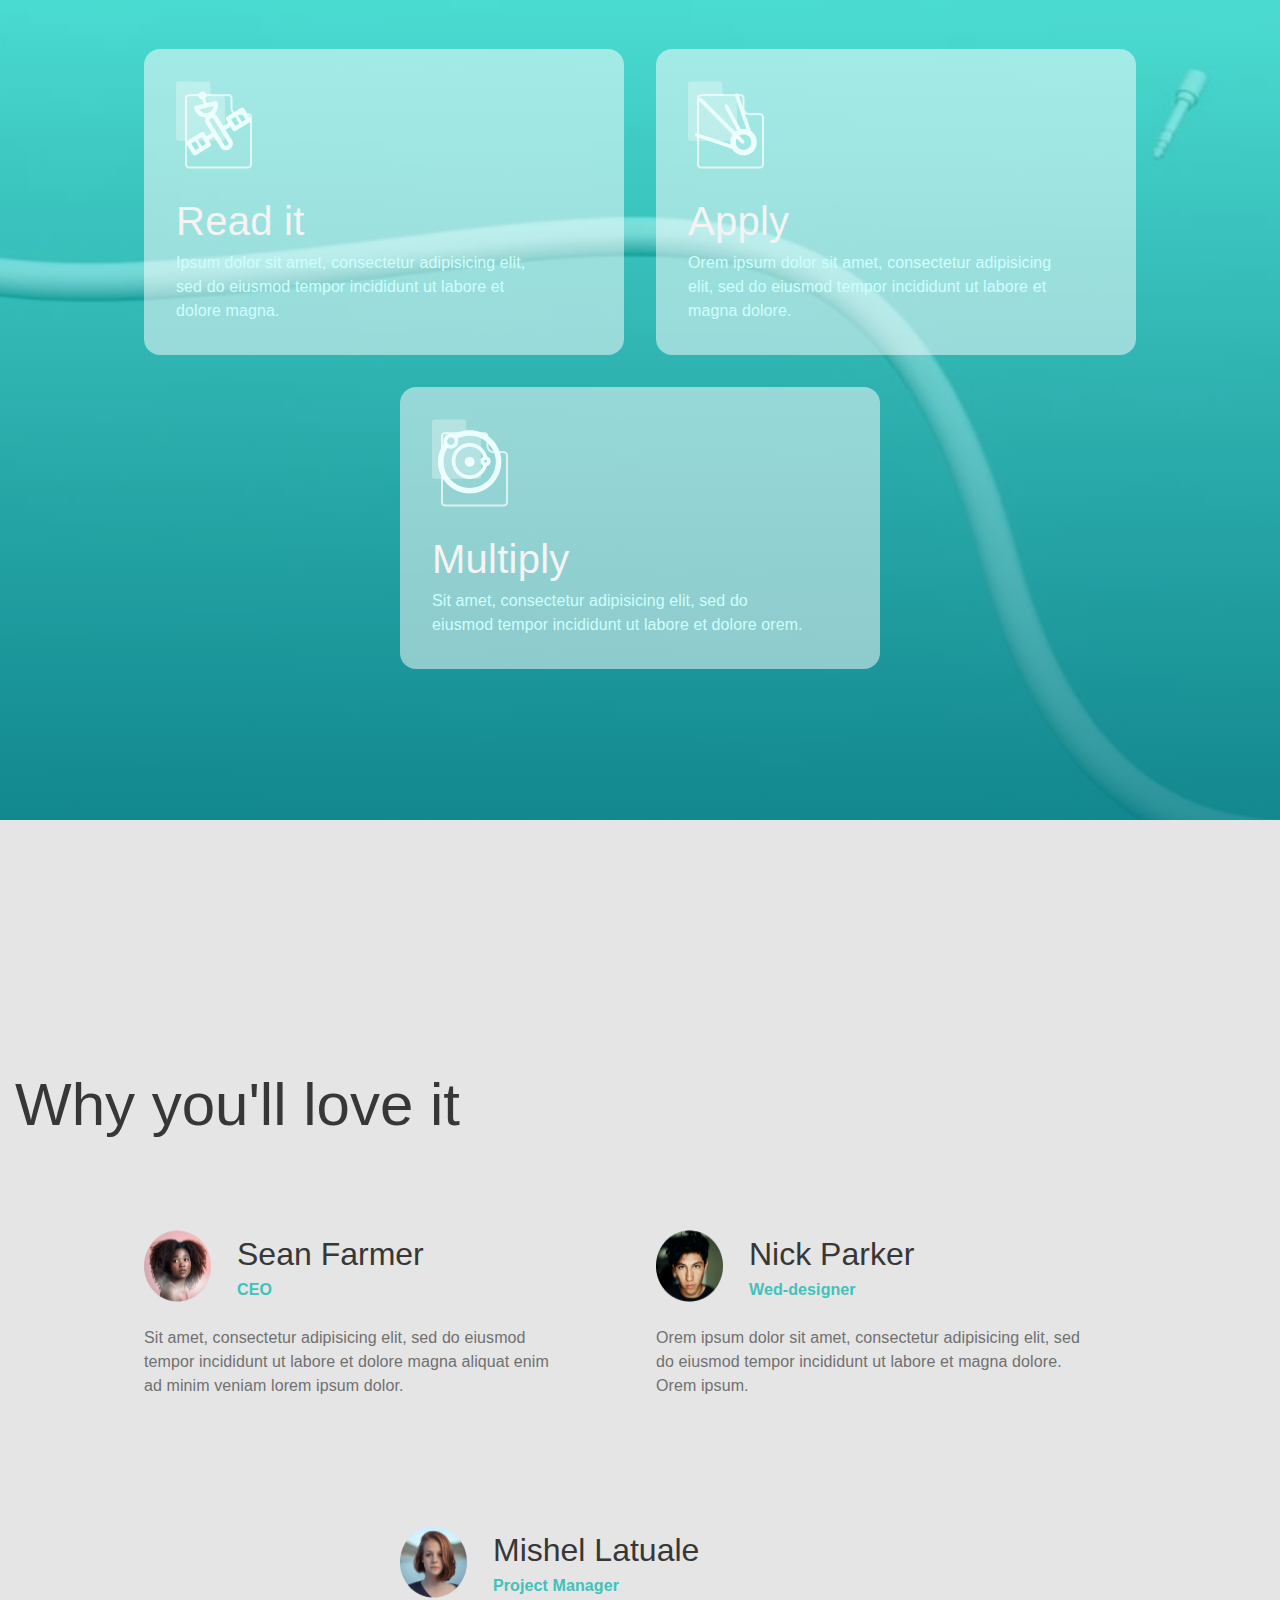
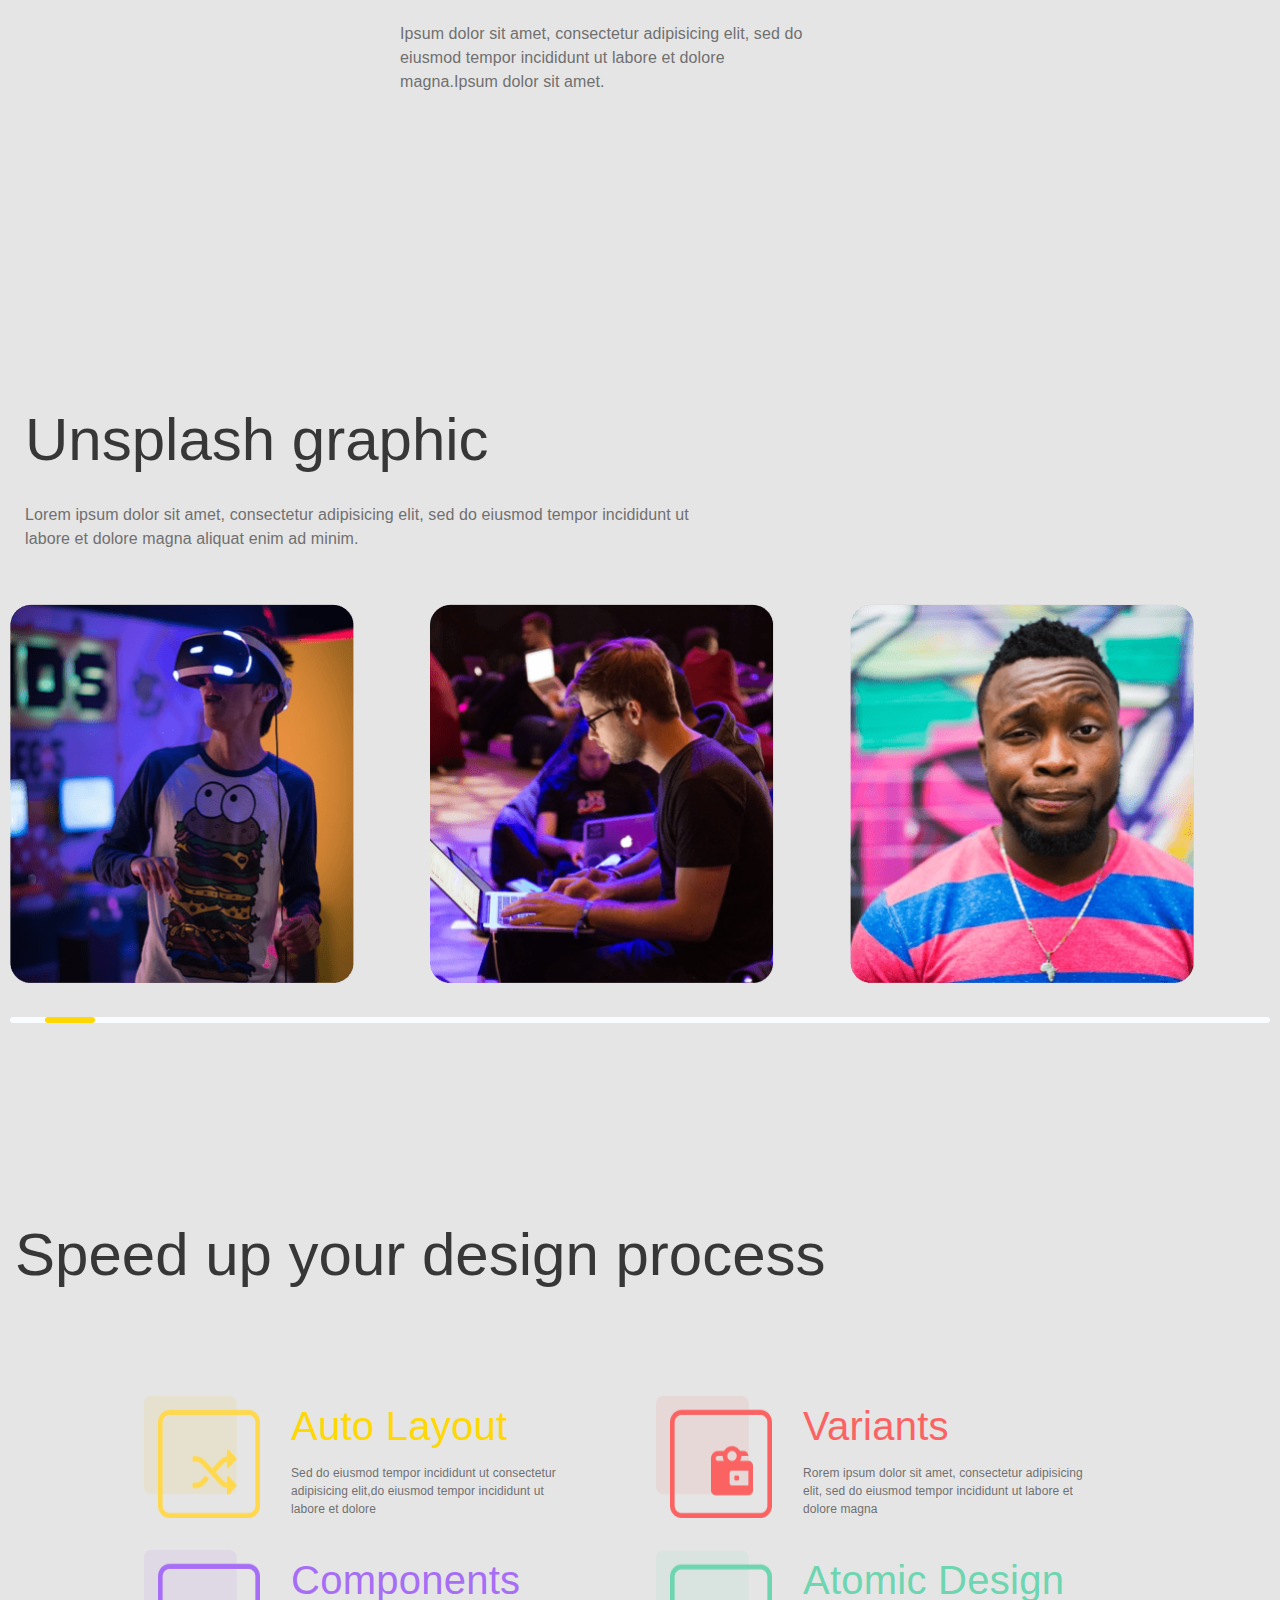
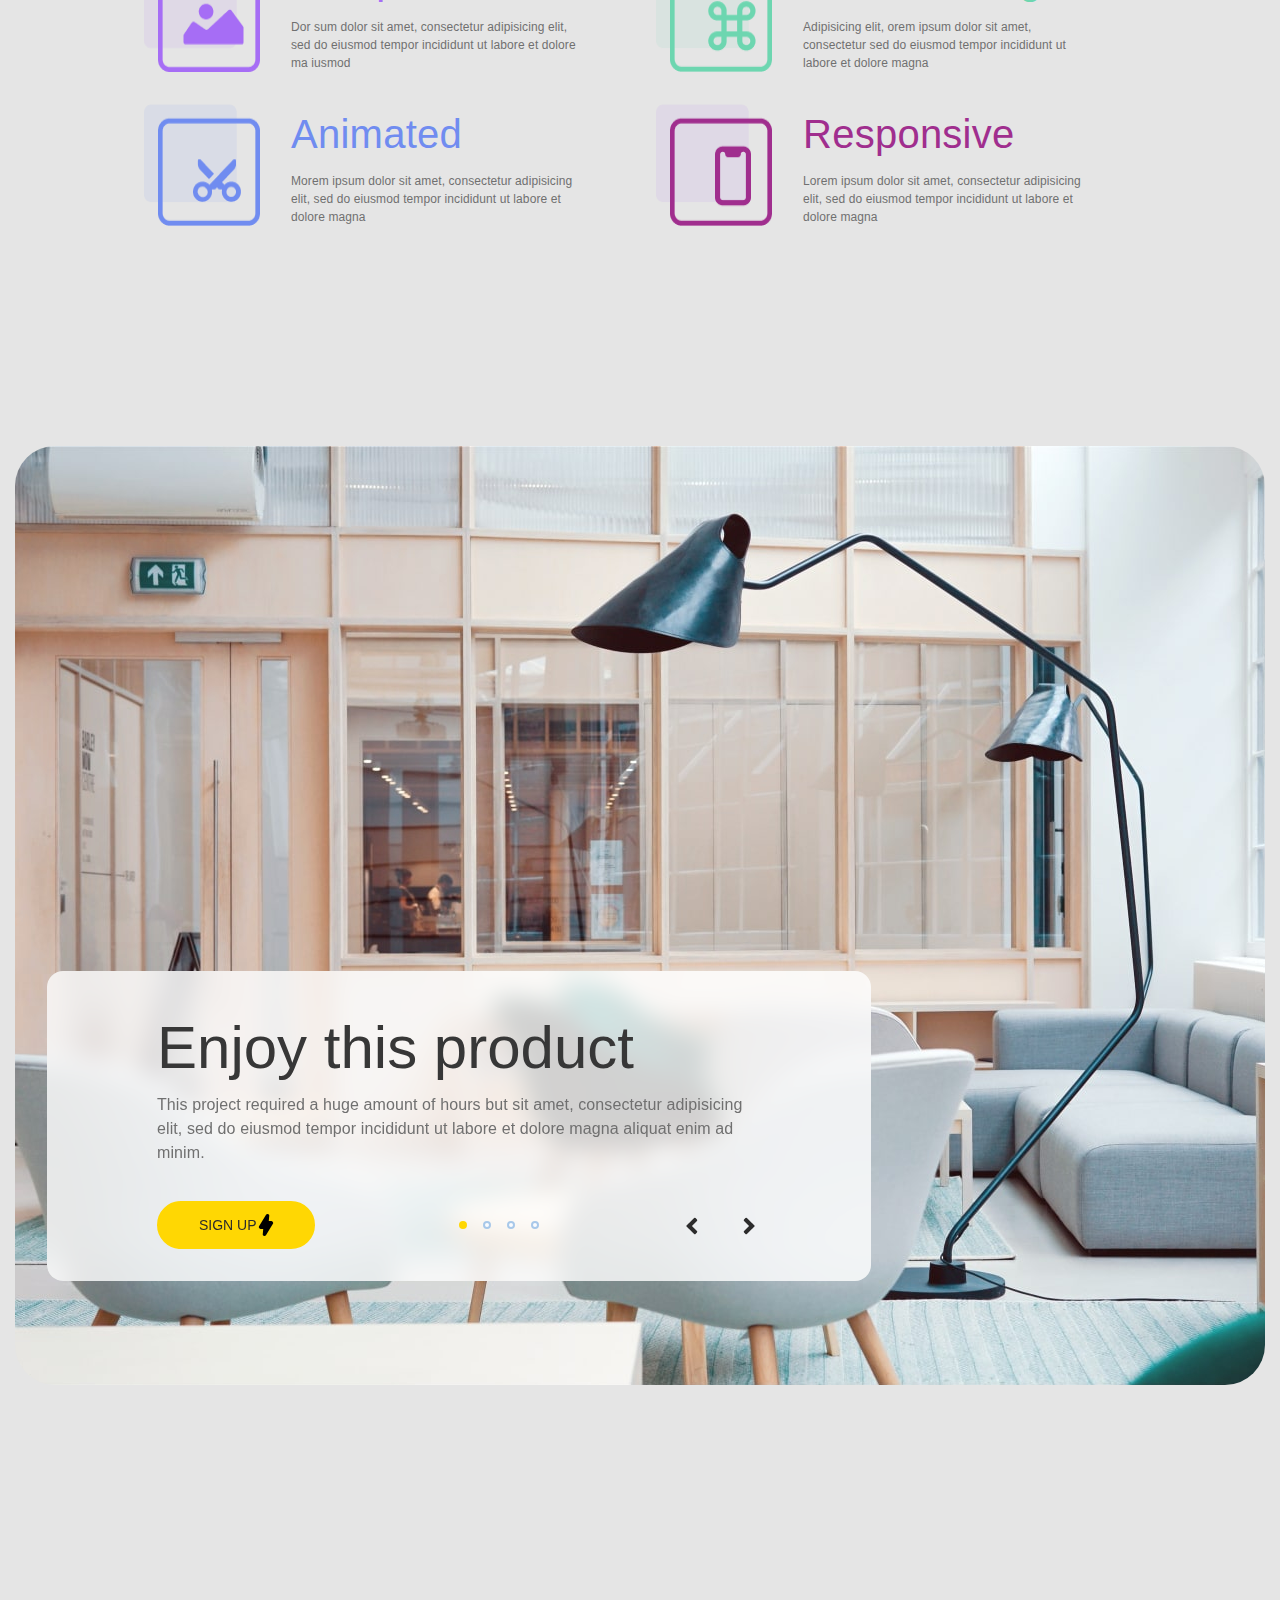
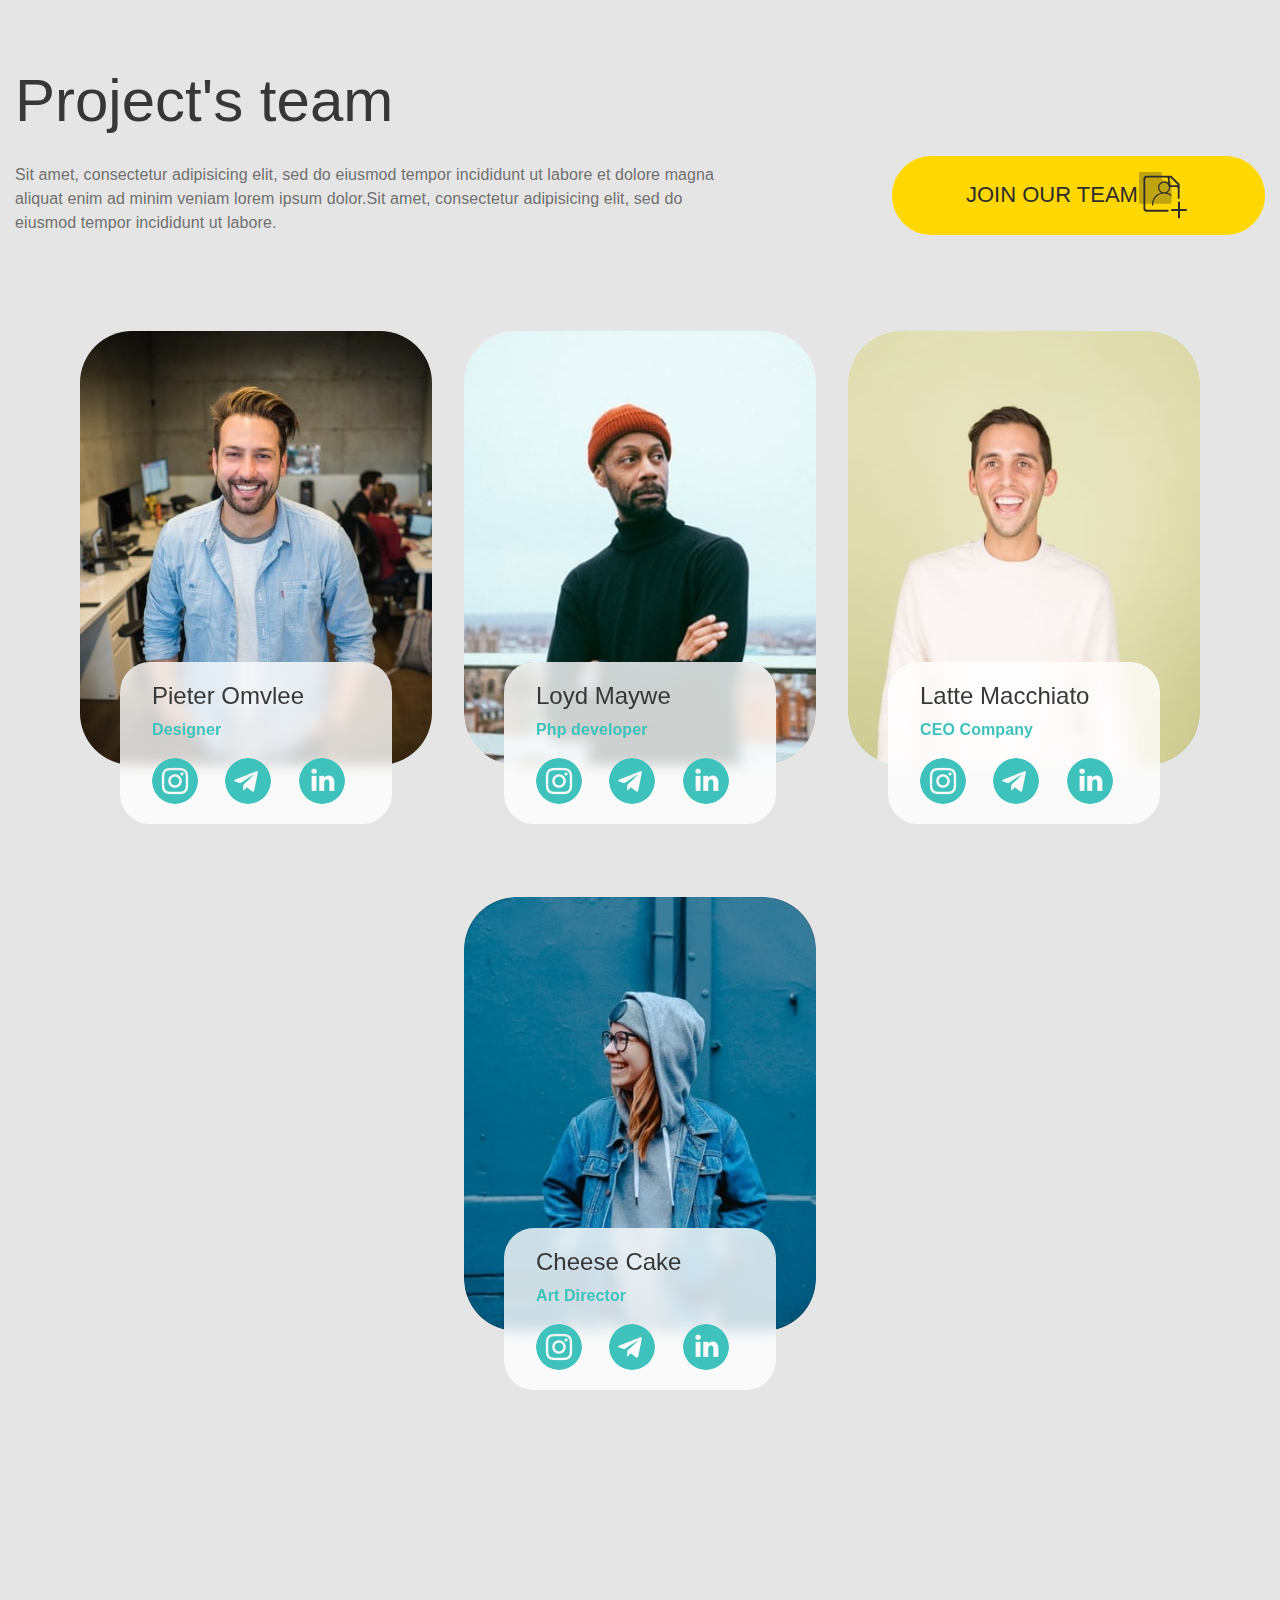
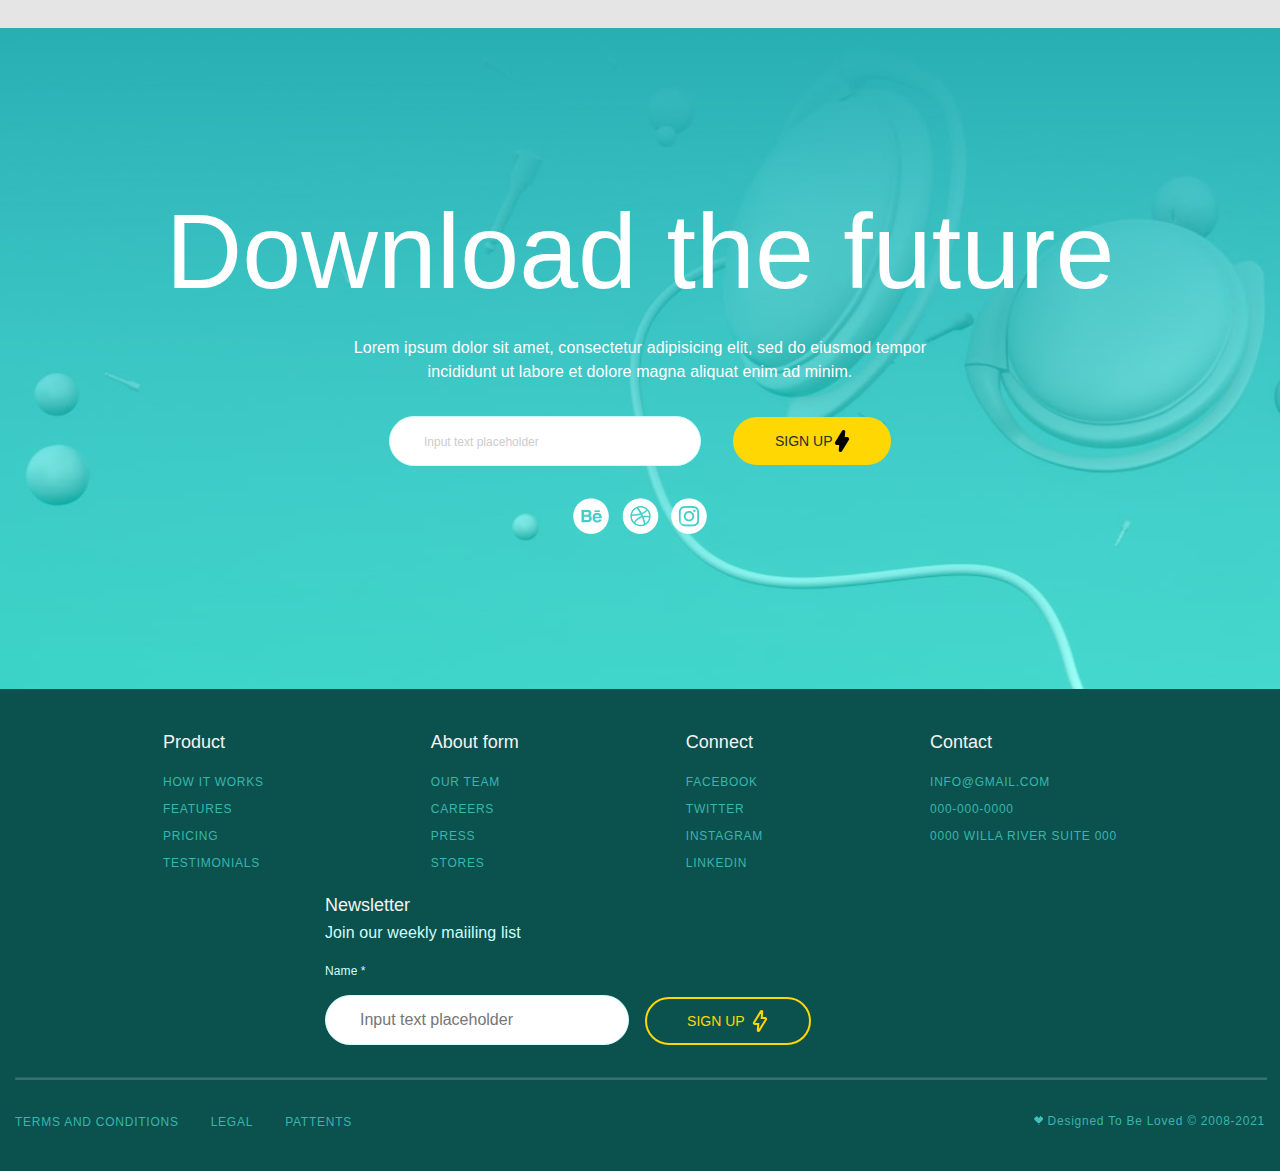
<file: Over-love-5/index.html>
<!DOCTYPE html>
<html lang="en">

<head>
    <meta charset="UTF-8">
    <meta http-equiv="X-UA-Compatible" content="IE=edge">
    <meta name="viewport" content="width=device-width, initial-scale=1.0">
    <link rel="shortcut icon" href="img/favicon.ico" type="image/x-icon">
    <title>Over love</title>
    <link rel="stylesheet" href="css/normalize.css">
    <link rel="stylesheet" href="css/slick.css">
    <link rel="stylesheet" href="css/style.css">
    <link rel="stylesheet" media="screen and (max-width: 1534px)" href="css/mobile.css">
</head>

<body>
    <!-- -------- HEADER -------- -->
    <header class="header">
        <div class="container">
            <div>
                <div class="header__body">
                    <a href="#!" class="header__logo">
                        <img src="img/logo.png" alt="over_love">
                    </a>
                    <div class="header__burger">
                        <span></span>
                    </div>
                    <nav class="header__menu">
                        <ul class="header__list">
                            <li>
                                <a href="#!" class="general-style-text header__link">How it Works</a>
                            </li>
                            <li>
                                <a href="#!" class="general-style-text header__link">Features</a>
                            </li>
                            <li>
                                <a href="#!" class="general-style-text header__link">Pricing</a>
                            </li>
                            <li>
                                <a href="#!" class="general-style-text header__link">Help</a>
                            </li>
                            <li>
                                <a href="#!" class="general-style-text header__link">Blog</a>
                            </li>
                            <li>
                                <a href="#!" class="general-style-text header__link">Log In</a>
                            </li>
                            <li>
                                <a href="#!" class="header__link btn__begin">Sign Up<span class="btn__span"></class=>
                                </a>
                            </li>
                        </ul>
                    </nav>
                </div>
            </div>
        </div>
    </header>

    <main>
        <section class="main-screen">
            <!-- -------- S1_LISTEN -------- -->
            <div class="listen">
                <div class="container">
                    <div class="listen__block">
                        <div class="listen__list">
                            <h1>Listen To The Beat Of The Web</h1>
                            <p>First template from series templates to design web pages, using components system</p>
                            <a href="#!" class="btn__begin">Let’s Go<span class="btn__span"></class=></a>
                        </div>
                        <div class="listen__play">
                            <div>
                                <a href="#!">
                                    <img src="img/s1_listen/s1_btn-play.png" alt="play">
                                </a>
                            </div>
                        </div>
                    </div>
                </div>
            </div>

            <!-- -------- S2_HOW-WORKS -------- -->
            <div class="how-works">
                <div class="container">
                    <h2 class="title">How it works</h2>
                    <div class="how-works__block">
                        <div class="how-works__item">
                            <img src="img/s2_how-works/s2_img-1.png" alt="satellite">
                            <h3 class="title">Read it</h3>
                            <p class="general-style-text">
                                Ipsum dolor sit amet, consectetur adipisicing elit, sed do eiusmod tempor incididunt ut
                                labore et dolore magna.
                            </p>
                        </div>
                        <div class="how-works__item">
                            <img src="img/s2_how-works/s2_img-2.png" alt="satellite">
                            <h3 class="title">Apply</h3>
                            <p class="general-style-text">
                                Orem ipsum dolor sit amet, consectetur adipisicing elit, sed do eiusmod tempor
                                incididunt ut labore et magna dolore.
                            </p>
                        </div>
                        <div class="how-works__item">
                            <img src="img/s2_how-works/s2_img-3.png" alt="satellite">
                            <h3 class="title">Multiply</h3>
                            <p class="general-style-text">
                                Sit amet, consectetur adipisicing elit, sed do eiusmod tempor incididunt ut labore et
                                dolore orem.
                            </p>
                        </div>
                    </div>
                </div>
            </div>
        </section>

        <!-- -------- S3_YOU-LOVE -------- -->
        <section class="you-love">
            <div class="container">
                <div class="you-love__section">
                    <h2 class="title">
                        Why you'll love it
                    </h2>
                    <div class="you-love__block">
                        <div class="you-love__item">
                            <div>
                                <img src="img/s3_you-love/s3_avatar-1.png" alt="girl">
                                <div class="you-love__person">
                                    <h3 class="title">
                                        Sean Farmer
                                    </h3>
                                    <h4 class="general-style-text">
                                        CEO
                                    </h4>
                                </div>
                            </div>
                            <p class="general-style-text">
                                Sit amet, consectetur adipisicing elit, sed do eiusmod tempor incididunt ut labore et
                                dolore magna aliquat enim ad minim veniam lorem ipsum dolor.
                            </p>
                        </div>
                        <div class="you-love__item">
                            <div>
                                <img src="img/s3_you-love/s3_avatar-2.png" alt="girl">
                                <div class="you-love__person">
                                    <h3 class="title">
                                        Nick Parker
                                    </h3>
                                    <h4 class="general-style-text">
                                        Wed-designer
                                    </h4>
                                </div>
                            </div>
                            <p class="general-style-text">
                                Orem ipsum dolor sit amet, consectetur adipisicing elit, sed do eiusmod tempor
                                incididunt ut labore et magna dolore. Orem ipsum.
                            </p>
                        </div>
                        <div class="you-love__item">
                            <div>
                                <img src="img/s3_you-love/s3_avatar-3.png" alt="girl">
                                <div class="you-love__person">
                                    <h3 class="title">
                                        Mishel Latuale
                                    </h3>
                                    <h4 class="general-style-text">
                                        Project Manager
                                    </h4>
                                </div>
                            </div>
                            <p class="general-style-text">
                                Ipsum dolor sit amet, consectetur adipisicing elit, sed do eiusmod tempor incididunt ut
                                labore et dolore magna.Ipsum dolor sit amet.
                            </p>
                        </div>
                    </div>
                </div>
            </div>
        </section>

        <!-- -------- S4_UNSPLASH -------- -->
        <section class="unsplash">
            <div class="container">
                <div class="unsplash__info">
                    <h2 class="title">Unsplash graphic</h2>
                    <p class="general-style-text">
                        Lorem ipsum dolor sit amet, consectetur adipisicing elit, sed do eiusmod tempor incididunt ut
                        labore et dolore magna aliquat enim ad minim.
                    </p>
                </div>
            </div>
            <div class="unsplash__slider">
                <div class="unsplash__slider-item">
                    <img src="img/s4_unsplash/s4_slick-1.png" alt="viar-glasses">
                </div>
                <div class="unsplash__slider-item">
                    <img src="img/s4_unsplash/s4_slick-2.png" alt="guy-behind-laptop">
                </div>
                <div class="unsplash__slider-item">
                    <img src="img/s4_unsplash/s4_slick-3.png" alt="boy">
                </div>
                <div class="unsplash__slider-item">
                    <img src="img/s4_unsplash/s4_slick-4.png" alt="laptop">
                </div>
                <div class="unsplash__slider-item">
                    <img src="img/s4_unsplash/s4_slick-5.png" alt="girl">
                </div>
                <div class="unsplash__slider-item">
                    <img src="img/s4_unsplash/s4_slick-1.png" alt="viar-glasses">
                </div>
                <div class="unsplash__slider-item">
                    <img src="img/s4_unsplash/s4_slick-2.png" alt="guy-behind-laptop">
                </div>
                <div class="unsplash__slider-item">
                    <img src="img/s4_unsplash/s4_slick-3.png" alt="boy">
                </div>
                <div class="unsplash__slider-item">
                    <img src="img/s4_unsplash/s4_slick-4.png" alt="laptop">
                </div>
                <div class="unsplash__slider-item">
                    <img src="img/s4_unsplash/s4_slick-5.png" alt="girl">
                </div>
            </div>
        </section>

        <!-- -------- S5_SPEED-UP -------- -->
        <section class="speed-up">
            <div class="container">
                <div class="speed-up">
                    <h2 class="title">Speed up your design process</h2>
                    <div class="speed-up__process">
                        <div class="speed-up__item">
                            <img src="img/s5_speed-up/s5_layout-1.png" alt="s5_layout">
                            <div class="speed-up__info">
                                <h4 class="speed-up__name-1">Auto Layout</h4>
                                <p class="general-style-text">
                                    Sed do eiusmod tempor incididunt ut consectetur adipisicing elit,do eiusmod tempor
                                    incididunt ut labore et dolore
                                </p>
                            </div>
                        </div>
                        <div class="speed-up__item">
                            <img src="img/s5_speed-up/s5_variants-2.png" alt="variants">
                            <div class="speed-up__info">
                                <h4 class="speed-up__name-2">Variants</h4>
                                <p class="general-style-text">
                                    Rorem ipsum dolor sit amet, consectetur adipisicing elit, sed do eiusmod tempor
                                    incididunt ut labore et dolore magna
                                </p>
                            </div>
                        </div>
                        <div class="speed-up__item">
                            <img src="img/s5_speed-up/s5_components-3.png" alt="components">
                            <div class="speed-up__info">
                                <h4 class="speed-up__name-3">Components</h4>
                                <p class="general-style-text">
                                    Dor sum dolor sit amet, consectetur adipisicing elit, sed do eiusmod tempor
                                    incididunt ut labore et dolore ma iusmod
                                </p>
                            </div>
                        </div>
                        <div class="speed-up__item">
                            <img src="img/s5_speed-up/s5_design-4.png" alt="design">
                            <div class="speed-up__info">
                                <h4 class="speed-up__name-4">Atomic Design</h4>
                                <p class="general-style-text">
                                    Adipisicing elit, orem ipsum dolor sit amet, consectetur sed do eiusmod tempor
                                    incididunt ut labore et dolore magna
                                </p>
                            </div>
                        </div>
                        <div class="speed-up__item">
                            <img src="img/s5_speed-up/s5_animated-5.png" alt="animated">
                            <div class="speed-up__info">
                                <h4 class="speed-up__name-5">Animated</h4>
                                <p class="general-style-text">
                                    Morem ipsum dolor sit amet, consectetur adipisicing elit, sed do eiusmod tempor
                                    incididunt ut labore et dolore magna
                                </p>
                            </div>
                        </div>
                        <div class="speed-up__item">
                            <img src="img/s5_speed-up/s5_responsive-6.png" alt="responsive">
                            <div class="speed-up__info">
                                <h4 class="speed-up__name-6">Responsive</h4>
                                <p class="general-style-text">
                                    Lorem ipsum dolor sit amet, consectetur adipisicing elit, sed do eiusmod tempor
                                    incididunt ut labore et dolore magna
                                </p>
                            </div>
                        </div>
                    </div>
                </div>
            </div>
        </section>

        <!-- -------- S6_ENJOY -------- -->
        <section class="enjoy">
            <div class="container">
                <div class="enjoy__bg">
                    <div class="enjoy__slider">
                        <div>
                            <div class="enjoy__info">
                                <h4 class="title">Enjoy this product 2</h4>
                                <p class="general-style-text">
                                    This project required a huge amount of hours but sit amet, consectetur
                                    adipisicing elit,
                                    sed do eiusmod tempor incididunt ut labore et dolore magna aliquat enim ad
                                    minim.
                                </p>
                                <a href="#!" class="btn__begin">Sign Up<span class="btn__span"></span></a>
                            </div>
                        </div>
                        <div>
                            <div class="enjoy__info">
                                <h4 class="title">Enjoy this product</h4>
                                <p class="general-style-text">
                                    This project required a huge amount of hours but sit amet, consectetur
                                    adipisicing elit,
                                    sed do eiusmod tempor incididunt ut labore et dolore magna aliquat enim ad
                                    minim.
                                </p>
                                <a href="#!" class="btn__begin">Sign Up<span class="btn__span"></span></a>
                            </div>
                        </div>
                        <div>
                            <div class="enjoy__info">
                                <h4 class="title">Enjoy this product 4</h4>
                                <p class="general-style-text">
                                    This project required a huge amount of hours but sit amet, consectetur adipisicing
                                    elit,
                                    sed do eiusmod tempor incididunt ut labore et dolore magna aliquat enim ad minim.
                                </p>
                                <a href="#!" class="btn__begin">Sign Up<span class="btn__span"></span></a>
                            </div>
                        </div>
                        <div>
                            <div class="enjoy__info">
                                <h4 class="title">Enjoy this product 3</h4>
                                <p class="general-style-text">
                                    This project required a huge amount of hours but sit amet, consectetur adipisicing
                                    elit,
                                    sed do eiusmod tempor incididunt ut labore et dolore magna aliquat enim ad minim.
                                </p>
                                <a href="#!" class="btn__begin">Sign Up<span class="btn__span"></span></a>
                            </div>
                        </div>
                    </div>
                </div>
        </section>

        <!-- -------- S7_STEAM -------- -->
        <section class="team">
            <div class="container">
                <div class="team__block">
                    <div class="team__info">
                        <h2 class="title">Project's team</h2>
                        <p class="general-style-text">
                            Sit amet, consectetur adipisicing elit, sed do eiusmod tempor incididunt ut labore et dolore
                            magna aliquat enim ad minim veniam lorem ipsum dolor.Sit amet, consectetur adipisicing elit,
                            sed do eiusmod tempor incididunt ut labore.
                        </p>
                        <a href="#!" class="btn__begin">Join our team<span class="btn__span"></span></a>
                    </div>
                    <div class="team__people">
                        <div class="team__person">
                            <img src="img/s7_team/s7_person-1.jpg" alt="person-1">
                            <div class="team__person-info">
                                <h3 class="title">
                                    Pieter Omvlee
                                </h3>
                                <h4 class="general-style-text">
                                    Designer
                                </h4>
                                <div class="team__social">
                                    <a href="#!">
                                        <img src="img/icons/social/instagram.png" alt="instagram">
                                    </a>
                                    <a href="#!">
                                        <img src="img/icons/social/telegram.png" alt="telegram">
                                    </a>
                                    <a href="#!">
                                        <img src="img/icons/social/linkedIn.png" alt="linkedIn">
                                    </a>
                                </div>
                            </div>
                        </div>
                        <div class="team__person">
                            <img src="img/s7_team/s7_person-2.jpg" alt="person-1">
                            <div class="team__person-info">
                                <h3 class="title">
                                    Loyd Maywe
                                </h3>
                                <h4 class="general-style-text">
                                    Php developer
                                </h4>
                                <div class="team__social">
                                    <a href="#!">
                                        <img src="img/icons/social/instagram.png" alt="instagram">
                                    </a>
                                    <a href="#!">
                                        <img src="img/icons/social/telegram.png" alt="telegram">
                                    </a>
                                    <a href="#!">
                                        <img src="img/icons/social/linkedIn.png" alt="linkedIn">
                                    </a>
                                </div>
                            </div>
                        </div>
                        <div class="team__person">
                            <img src="img/s7_team/s7_person-3.jpg" alt="person-1">
                            <div class="team__person-info">
                                <h3 class="title">
                                    Latte Macchiato
                                </h3>
                                <h4 class="general-style-text">
                                    CEO Company
                                </h4>
                                <div class="team__social">
                                    <a href="#!">
                                        <img src="img/icons/social/instagram.png" alt="instagram">
                                    </a>
                                    <a href="#!">
                                        <img src="img/icons/social/telegram.png" alt="telegram">
                                    </a>
                                    <a href="#!">
                                        <img src="img/icons/social/linkedIn.png" alt="linkedIn">
                                    </a>
                                </div>
                            </div>
                        </div>
                        <div class="team__person">
                            <img src="img/s7_team/s7_person-4.jpg" alt="person-1">
                            <div class="team__person-info">
                                <h3 class="title">
                                    Cheese Cake
                                </h3>
                                <h4 class="general-style-text">
                                    Art Director
                                </h4>
                                <div class="team__social">
                                    <a href="#!">
                                        <img src="img/icons/social/instagram.png" alt="instagram">
                                    </a>
                                    <a href="#!">
                                        <img src="img/icons/social/telegram.png" alt="telegram">
                                    </a>
                                    <a href="#!">
                                        <img src="img/icons/social/linkedIn.png" alt="linkedIn">
                                    </a>
                                </div>
                            </div>
                        </div>
                    </div>
                </div>
            </div>
        </section>

        <!-- -------- S8_DOWNLOAD -------- -->
        <section class="download">
            <div class="container">
                <div class="download__list">
                    <h2>Download the future</h2>
                    <p class="general-style-text">
                        Lorem ipsum dolor sit amet, consectetur adipisicing elit, sed do eiusmod tempor incididunt ut
                        labore et dolore magna aliquat enim ad minim.
                    </p>
                    <form>
                        <input type="text" required placeholder="Input text placeholder">
                        <button type="submit" class="btn__begin">Sign Up<span class="btn__span"></span></button>
                    </form>
                    <div class="download__social">
                        <a href="#!">
                            <img src="img/icons/social/s8_behance.png" alt="behance">
                        </a>
                        <a href="#!">
                            <img src="img/icons/social/s8_dribble.png" alt="dribble">
                        </a>
                        <a href="#!">
                            <img src="img/icons/social/s8_instagram.png" alt="instagram">
                        </a>
                    </div>
                </div>
            </div>
        </section>
    </main>

    <!-- -------- FOOTER -------- -->
    <footer class="footer">
        <div class="container">
            <div class="footer__item">
                <div class="footer__menu">
                    <nav>
                        <div>
                            <h4>Product</h4>
                            <ul>
                                <li>
                                    <a href="#!">How it works</a>
                                </li>
                                <li>
                                    <a href="#!">Features</a>
                                </li>
                                <li>
                                    <a href="#!">Pricing</a>
                                </li>
                                <li>
                                    <a href="#!">Testimonials</a>
                                </li>
                            </ul>
                        </div>
                        <div>
                            <h4>About form</h4>
                            <ul>
                                <li>
                                    <a href="#!">Our team</a>
                                </li>
                                <li>
                                    <a href="#!">Careers</a>
                                </li>
                                <li>
                                    <a href="#!">Press</a>
                                </li>
                                <li>
                                    <a href="#!">Stores</a>
                                </li>
                            </ul>
                        </div>
                        <div>
                            <h4>Connect</h4>
                            <ul>
                                <li>
                                    <a href="#!">Facebook</a>
                                </li>
                                <li>
                                    <a href="#!">Twitter</a>
                                </li>
                                <li>
                                    <a href="#!">Instagram</a>
                                </li>
                                <li>
                                    <a href="#!">Linkedin</a>
                                </li>
                            </ul>
                        </div>
                        <div>
                            <h4>Contact</h4>
                            <ul>
                                <li>
                                    <a href="mailto:info@gmail.com">info@gmail.com</a>
                                </li>
                                <li>
                                    <a href="tel:0000000000">000-000-0000</a>
                                </li>
                                <li>
                                    <a href="#!">0000 Willa River Suite 000</a>
                                </li>
                            </ul>
                        </div>
                        <div class="newsletter">
                            <h4>Newsletter</h4>
                            <p class="general-style-text">Join our weekly maiiling list</p>
                            <form>
                                <div>
                                    <label class="general-style-text" for="">Name *</label>
                                    <input type="text" required placeholder="Input text placeholder">
                                </div>
                                <button type="submit" class="btn__begin">Sign Up<span class="btn__span"></span></button>
                            </form>
                        </div>
                    </nav>
                    <hr>
                </div>
                <div class="footer__boottom">
                    <nav>
                        <ul>
                            <li>
                                <a href="#!">Terms and conditions</a>
                            </li>
                            <li>
                                <a href="#!">Legal</a>
                            </li>
                            <li>
                                <a href="#!">Pattents</a>
                            </li>
                        </ul>
                    </nav>
                    <div class="footer__design">
                        <span></span>
                        <p>
                            Designed to be loved © 2008-2021
                        </p>
                    </div>
                </div>
            </div>
        </div>
    </footer>

    <script src="js/jQuery.js"></script>
    <script src="js/slick.min.js"></script>
    <script src="js/script.js"></script>

</body>
</html>
</file>
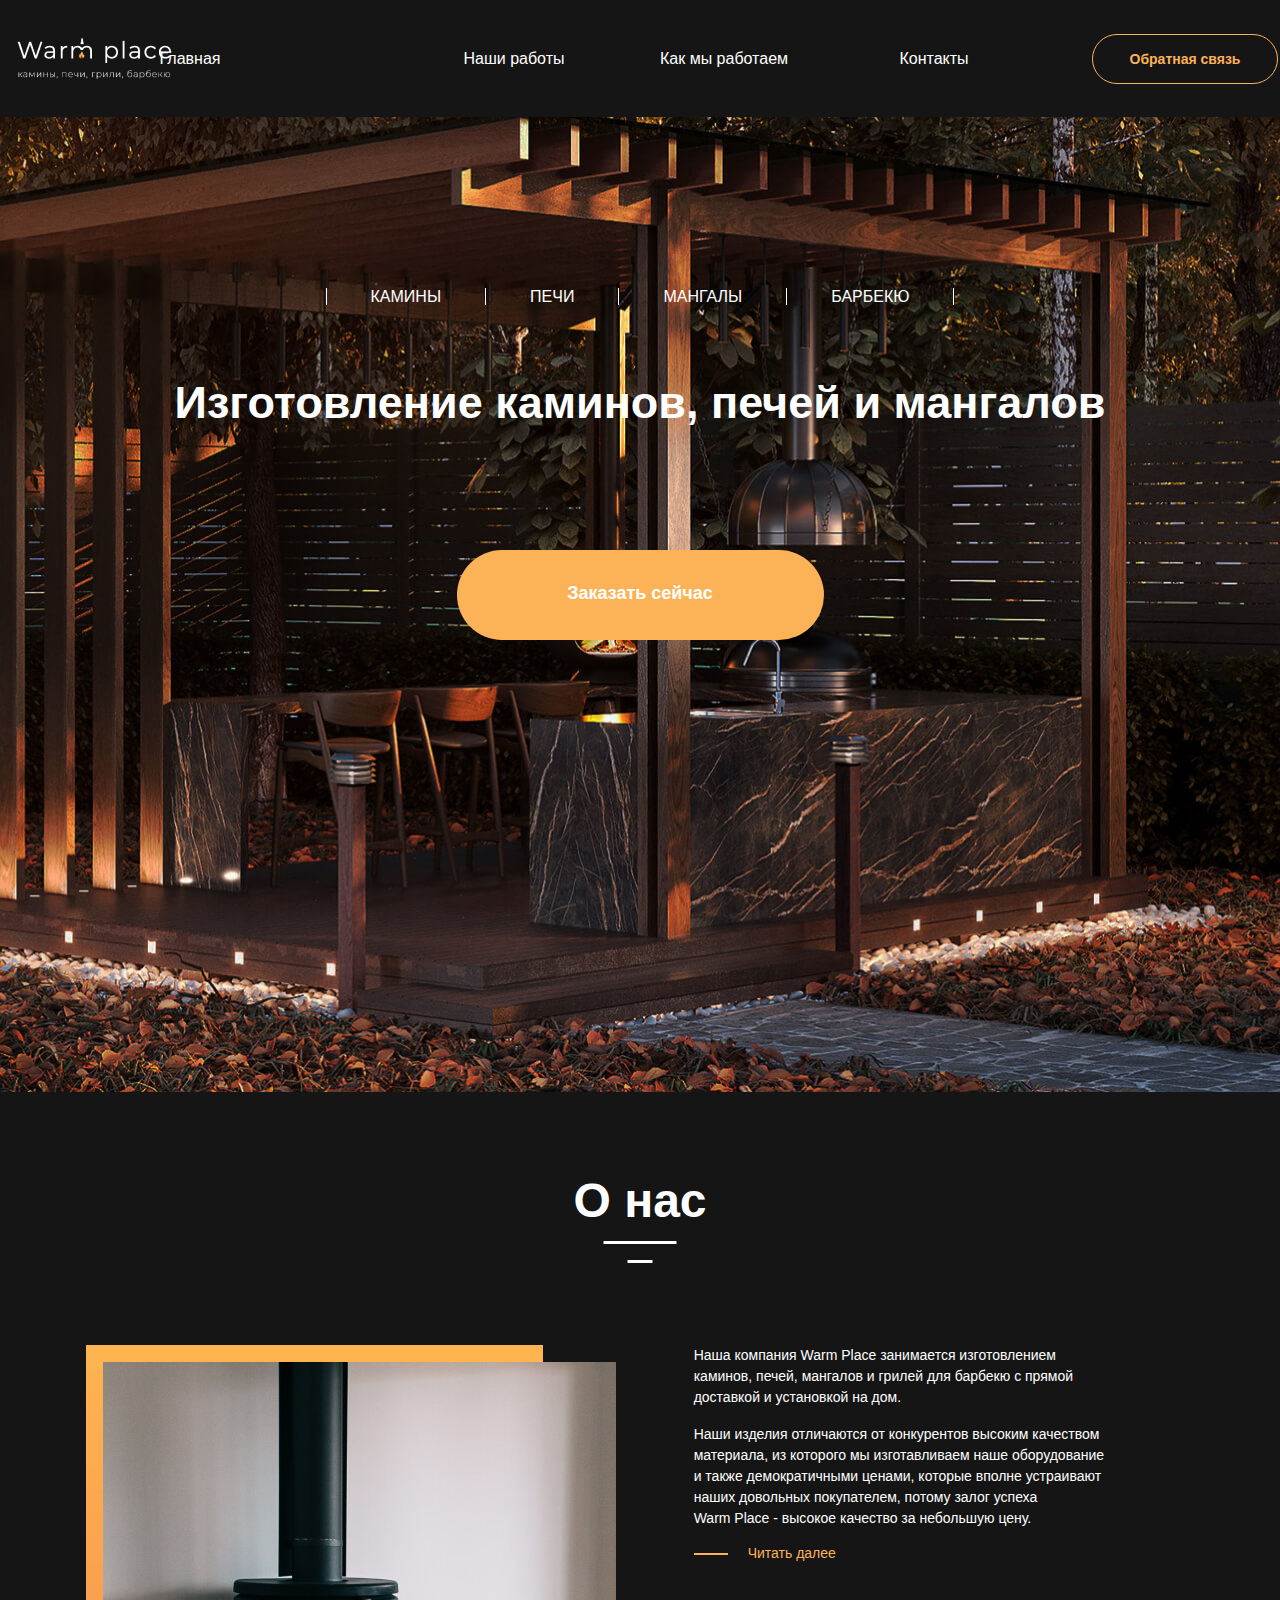
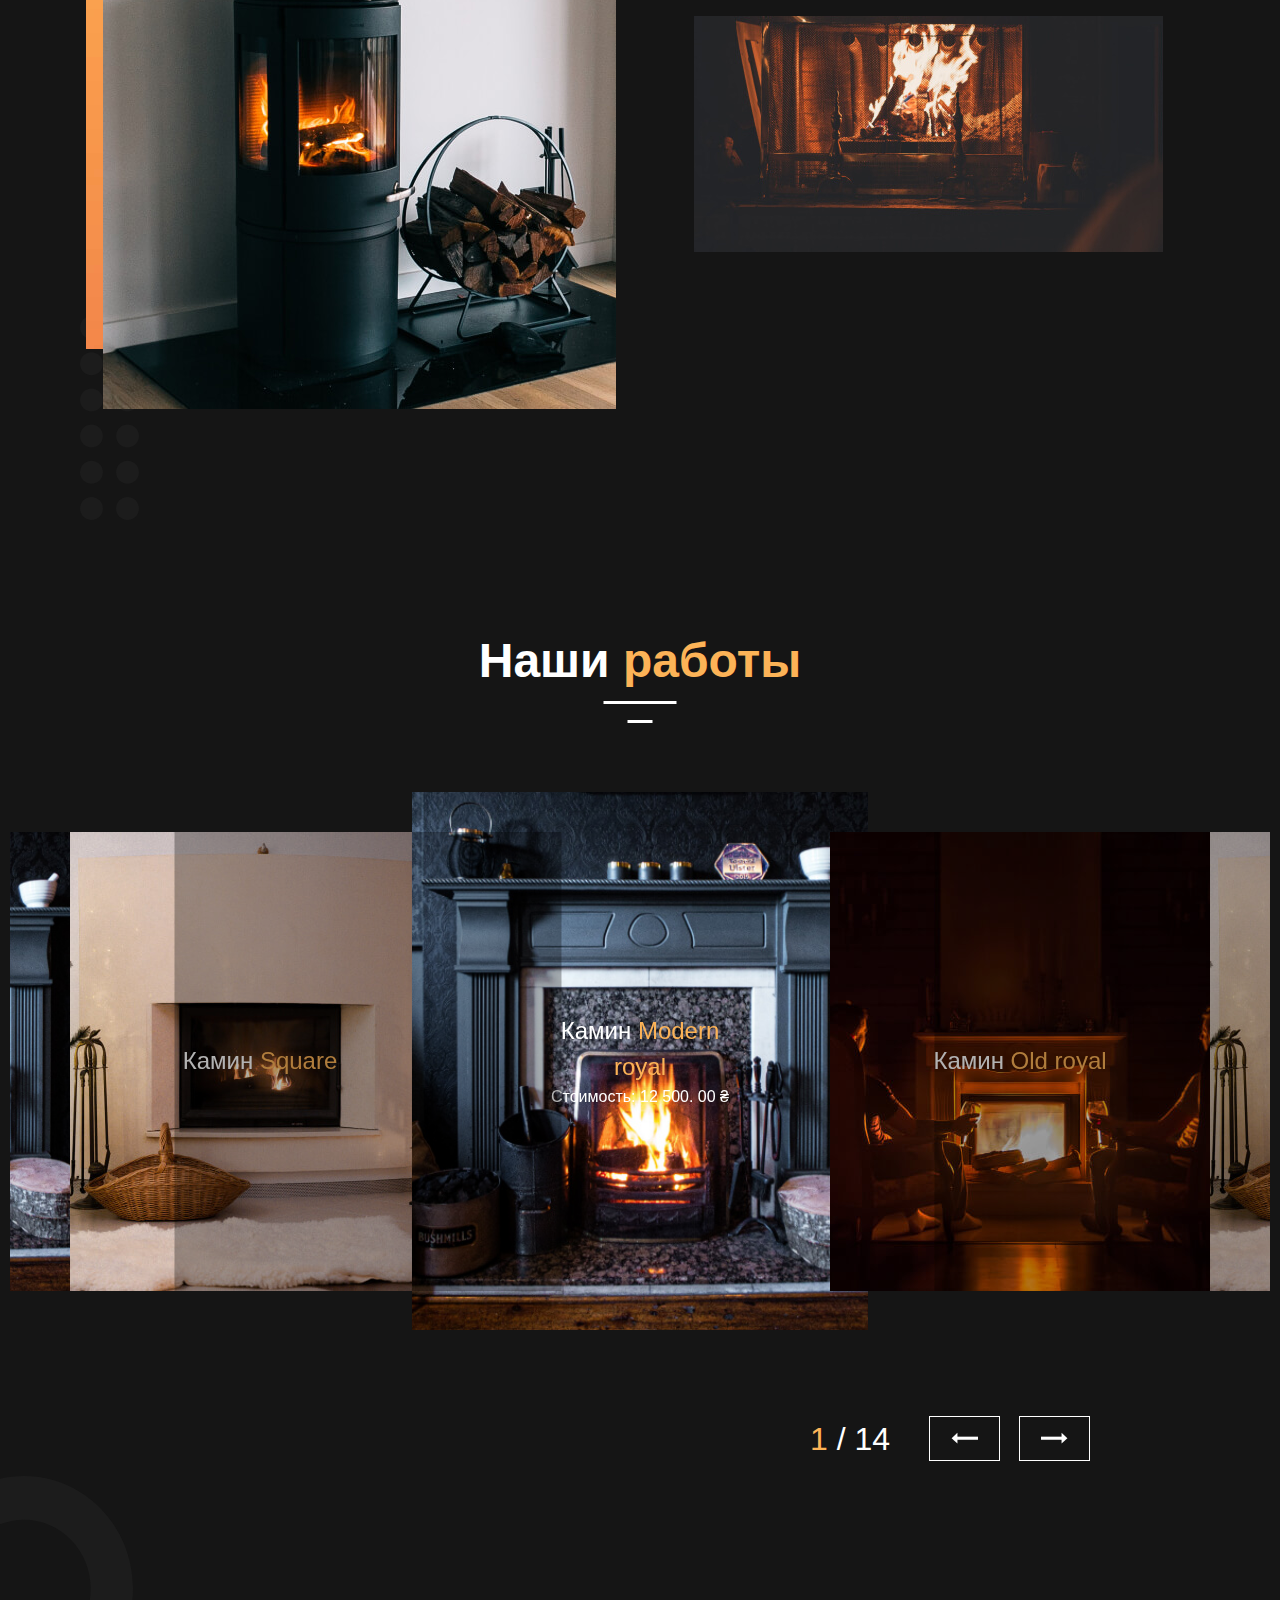
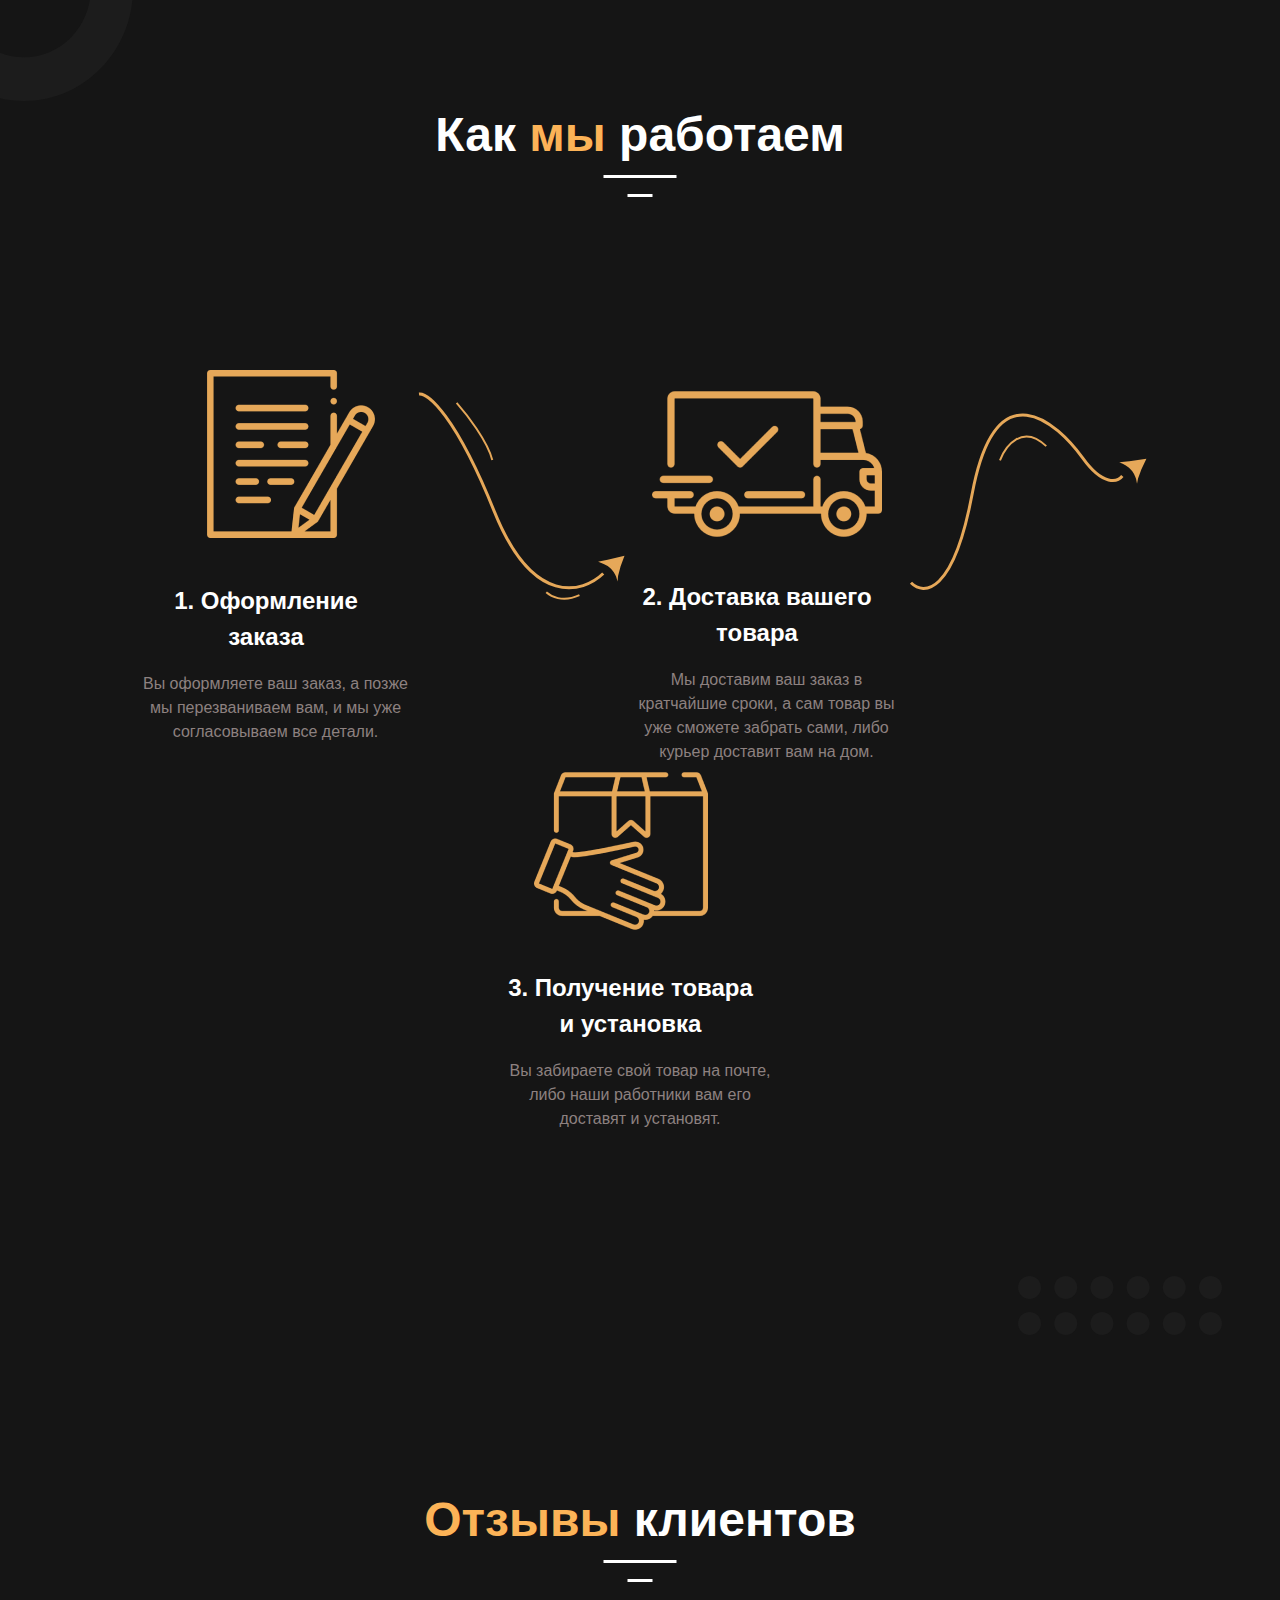
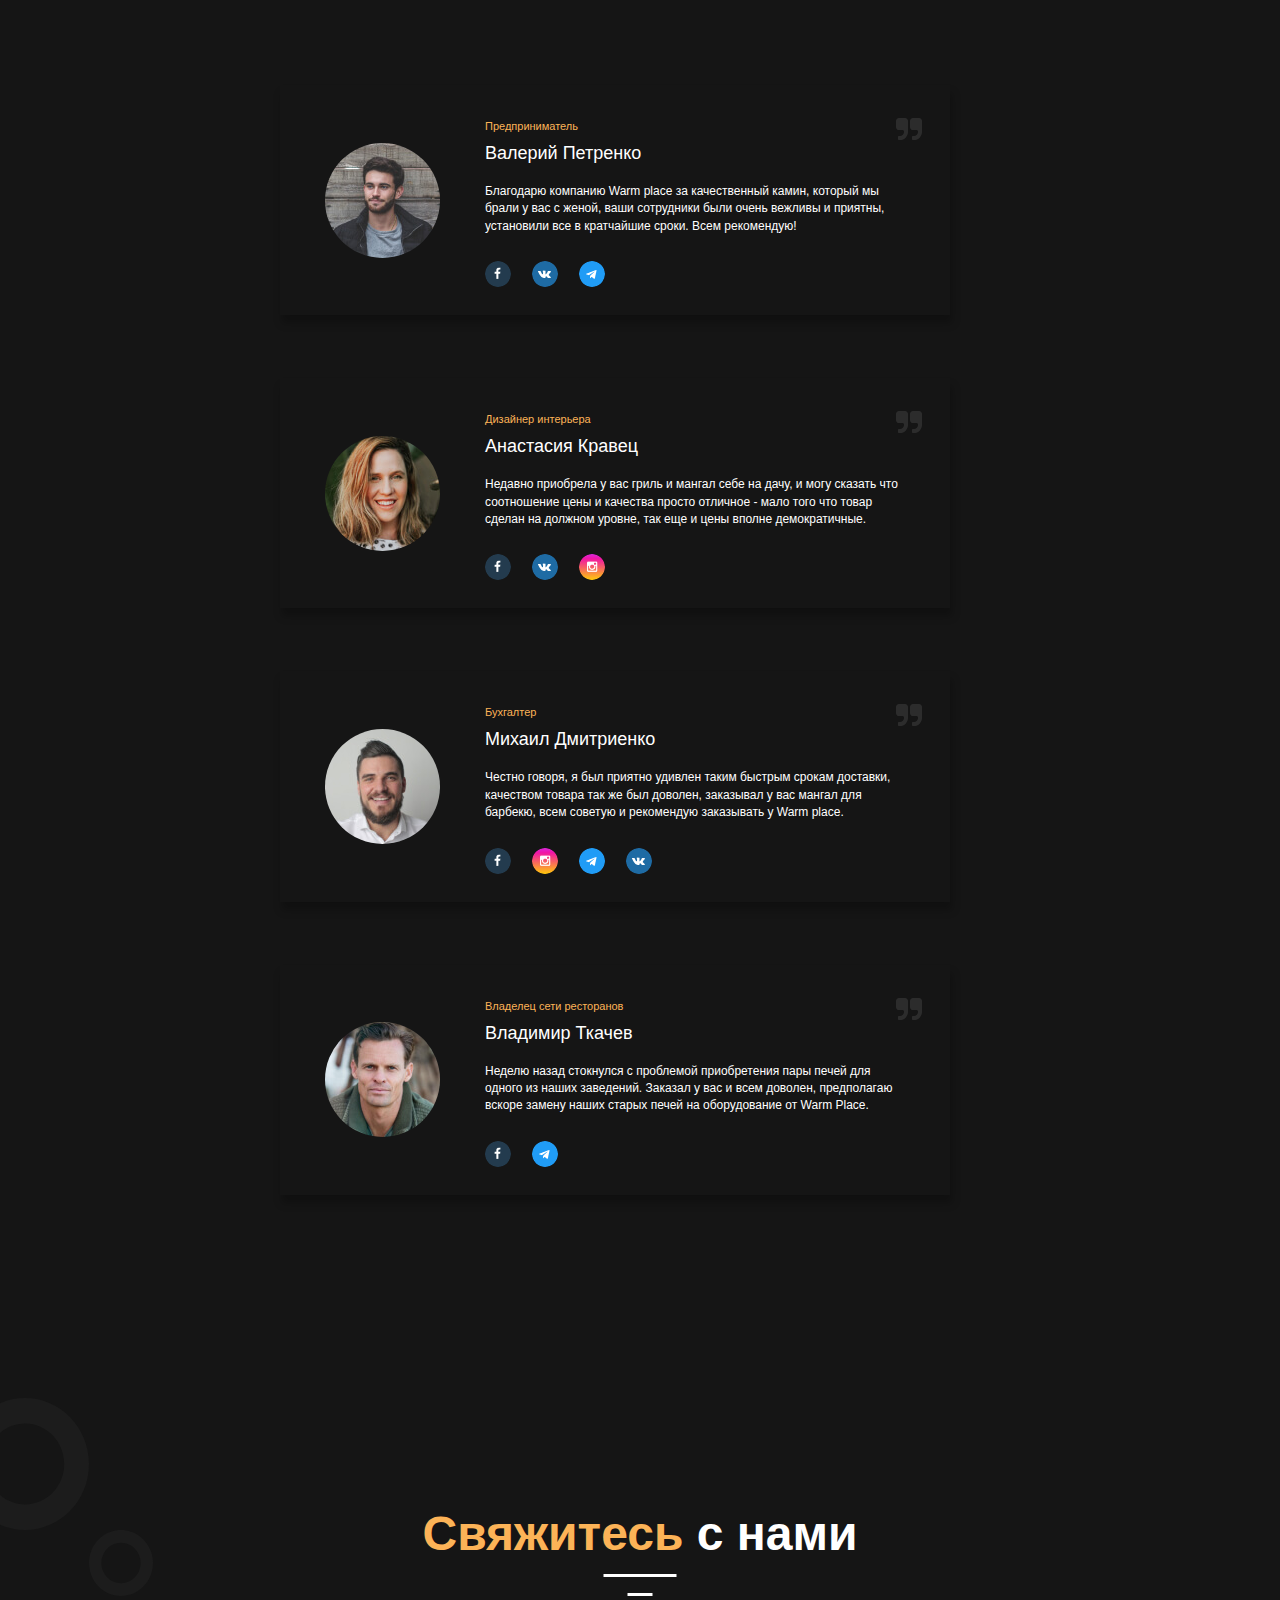
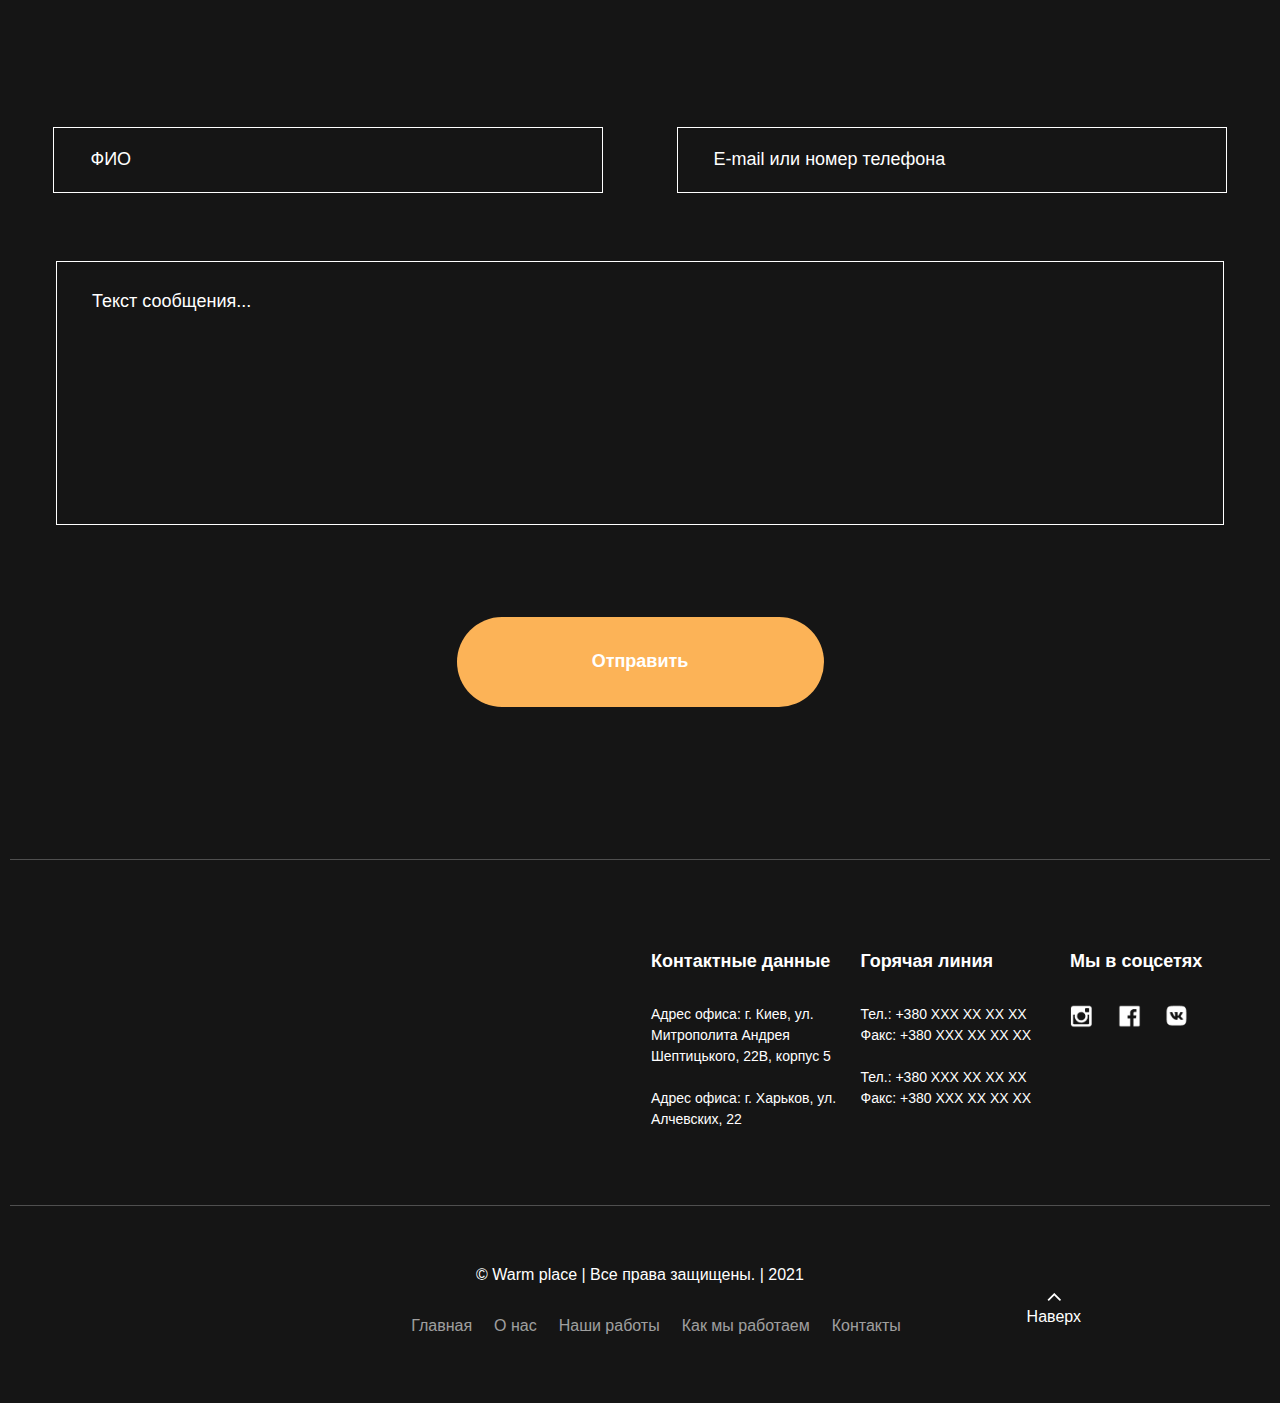
<file: Warm-place-2/index.html>
<!DOCTYPE html>
<html lang="en">

<head>
    <meta charset="UTF-8">
    <meta http-equiv="X-UA-Compatible" content="IE=edge">
    <meta name="viewport" content="width=device-width, initial-scale=1.0">
    <link rel="shortcut icon" href="image/favicon.ico" type="image/x-icon">
    <title>Warm place</title>
    <link rel="stylesheet" href="css/normalize.css">
    <link rel="stylesheet" href="css/bootstrap.min.css">
    <link rel="stylesheet" href="css/slick.css">
    <link rel="stylesheet" href="css/style.css">
</head>

<body>
    <!-- HEADER -->
    <header class="container">
        <div class="header">
            <div class="header_body">
                <div class="header_burger">
                    <span></span>
                </div>
                <a class="header_logo" href="#home"><img src="image/logo.png" alt="logo"></a>
                <nav class="header_menu">
                    <ul class="header_list">
                        <li class="header_list-home">
                            <a class="header_link" href="#home">Главная</a>
                        </li>
                        <div>
                            <li>
                                <a class="header_link" href="#our-work">Наши работы</a>
                            </li>
                            <li>
                                <a class="header_link" href="#how-we-working">Как мы работаем</a>
                            </li>
                            <li>
                                <a class="header_link" href="#footer_contact">Контакты</a>
                            </li>
                        </div>
                        <li class="header_list-home-btn">
                            <a class="header_link header__btn" data-path="form-popup" href="#modals">Обратная связь</a>
                        </li>
                    </ul>
                </nav>
            </div>
        </div>
    </header>
    <!-- HEADER -->

    <main>
        <!-- SECTION-1 -->
        <section class="container">
            <div class="section-one" id="home">
                <nav class="section-one_menu">
                    <ul>
                        <li><a href="#">КАМИНЫ</a></li>
                        <li><a href="#">ПЕЧИ</a></li>
                        <li><a href="#">МАНГАЛЫ</a></li>
                        <li><a class="section-one_menu-bbq" href="#">БАРБЕКЮ</a></li>
                    </ul>
                </nav>
                <h1 class="section-one_title">Изготовление каминов, печей и мангалов</h1>
                <a class="section-one_btn" data-path="form-popup" href="#modals">Заказать сейчас</a>
            </div>
        </section>
        <!-- SECTION-1 -->

        <!-- SECTION-2 -->
        <section class="container padding-box">
            <div class="section-two" id="about-us">
                <h2 class="section-title">О нас</h2>
                <div class="section-two_info">
                    <div class="section-two_img">
                        <img class="section-two_img-background" src="image/section-2/s-2_background-1.jpg" alt="fonts">
                        <img class="section-two_img-fireplace" src="image/section-2/s-2_fireplace-1.jpg"
                            alt="fireplace">
                    </div>
                    <div class="section-two_info-block">
                        <div class="section-two_info-company" id="info-company">
                            <p>Наша компания Warm Place занимается изготовлением каминов, печей, мангалов и грилей для
                                барбекю с прямой доставкой и установкой на дом.</p>
                            <p>Наши изделия отличаются от конкурентов высоким качеством материала, из которого мы
                                изготавливаем наше оборудование
                                и также демократичными ценами, которые вполне устраивают наших довольных покупателем,
                                потому залог успеха</p>
                            <p>Warm Place - высокое качество за небольшую цену.</p>
                            <p>
                                <span>
                                Также мы предоставляем услуги доставки нашего оборудования в регионы, наши курьеры
                                гарантируют целостность и сохранность оборудования к моменту его доставки и
                                дальнейшей установки.
                                </span>
                            </p>
                        </div>
                        <div class="section-two_info-btn" id="info-btn">Читать далее</div>
                        <img src="image/section-2/s-2_fireplace-2.jpg" alt="">
                    </div>
                </div>
                <div class="section-two_circle-vertically"></div>
            </div>
        </section>
        <!-- SECTION-2 -->

        <!-- SECTION-3 -->
        <section class="container padding-box">
            <div class="our-work" id="our-work">
                <h2 class="section-title">Наши <span>работы</span></h2>
                <div class="our-work_slider">
                    <div class="our-work_slider-item">
                        <img src="image/section-3/s-3_fireplace-2.jpg" alt="fireplace">
                        <div class="our-work_slider-product">
                            <div class="our-work_slider-product-name">Камин <span>Modern royal</span></div>
                            <div class="our-work_slider-product-price">Стоимость: 12 500. 00 &#8372;</div>
                        </div>
                    </div>
                    <div class="our-work_slider-item">
                        <img src="image/section-3/s-3_fireplace-3.jpg" alt="fireplace">
                        <div class="our-work_slider-product">
                            <div class="our-work_slider-product-name">Камин <span>Old royal</span></div>
                            <div class="our-work_slider-product-price">Стоимость: 10 500. 00 &#8372;</div>
                        </div>
                    </div>
                    <div class="our-work_slider-item">
                        <img src="image/section-3/s-3_fireplace-1.jpg" alt="fireplace">
                        <div class="our-work_slider-product">
                            <div class="our-work_slider-product-name">Камин <span>Square</span></div>
                            <div class="our-work_slider-product-price">Стоимость: 11 500. 00 &#8372;</div>
                        </div>
                    </div>
                    <div class="our-work_slider-item">
                        <img src="image/section-3/s-3_fireplace-2.jpg" alt="fireplace">
                        <div class="our-work_slider-product">
                            <div class="our-work_slider-product-name">Камин <span>Modern royal</span></div>
                            <div class="our-work_slider-product-price">Стоимость: 12 500. 00 &#8372;</div>
                        </div>
                    </div>
                    <div class="our-work_slider-item">
                        <img src="image/section-3/s-3_fireplace-3.jpg" alt="fireplace">
                        <div class="our-work_slider-product">
                            <div class="our-work_slider-product-name">Камин <span>Old royal</span></div>
                            <div class="our-work_slider-product-price">Стоимость: 10 500. 00 &#8372;</div>
                        </div>
                    </div>
                    <div class="our-work_slider-item">
                        <img src="image/section-3/s-3_fireplace-1.jpg" alt="fireplace">
                        <div class="our-work_slider-product">
                            <div class="our-work_slider-product-name">Камин <span>Square</span></div>
                            <div class="our-work_slider-product-price">Стоимость: 11 500. 00 &#8372;</div>
                        </div>
                    </div>
                    <div class="our-work_slider-item">
                        <img src="image/section-3/s-3_fireplace-2.jpg" alt="fireplace">
                        <div class="our-work_slider-product">
                            <div class="our-work_slider-product-name">Камин <span>Modern royal</span></div>
                            <div class="our-work_slider-product-price">Стоимость: 12 500. 00 &#8372;</div>
                        </div>
                    </div>
                    <div class="our-work_slider-item">
                        <img src="image/section-3/s-3_fireplace-3.jpg" alt="fireplace">
                        <div class="our-work_slider-product">
                            <div class="our-work_slider-product-name">Камин <span>Old royal</span></div>
                            <div class="our-work_slider-product-price">Стоимость: 10 500. 00 &#8372;</div>
                        </div>
                    </div>
                    <div class="our-work_slider-item">
                        <img src="image/section-3/s-3_fireplace-1.jpg" alt="fireplace">
                        <div class="our-work_slider-product">
                            <div class="our-work_slider-product-name">Камин <span>Square</span></div>
                            <div class="our-work_slider-product-price">Стоимость: 11 500. 00 &#8372;</div>
                        </div>
                    </div>
                    <div class="our-work_slider-item">
                        <img src="image/section-3/s-3_fireplace-2.jpg" alt="fireplace">
                        <div class="our-work_slider-product">
                            <div class="our-work_slider-product-name">Камин <span>Modern royal</span></div>
                            <div class="our-work_slider-product-price">Стоимость: 12 500. 00 &#8372;</div>
                        </div>
                    </div>
                    <div class="our-work_slider-item">
                        <img src="image/section-3/s-3_fireplace-3.jpg" alt="fireplace">
                        <div class="our-work_slider-product">
                            <div class="our-work_slider-product-name">Камин <span>Old royal</span></div>
                            <div class="our-work_slider-product-price">Стоимость: 10 500. 00 &#8372;</div>
                        </div>
                    </div>
                    <div class="our-work_slider-item">
                        <img src="image/section-3/s-3_fireplace-1.jpg" alt="fireplace">
                        <div class="our-work_slider-product">
                            <div class="our-work_slider-product-name">Камин <span>Square</span></div>
                            <div class="our-work_slider-product-price">Стоимость: 11 500. 00 &#8372;</div>
                        </div>
                    </div>
                    <div class="our-work_slider-item">
                        <img src="image/section-3/s-3_fireplace-2.jpg" alt="fireplace">
                        <div class="our-work_slider-product">
                            <div class="our-work_slider-product-name">Камин <span>Modern royal</span></div>
                            <div class="our-work_slider-product-price">Стоимость: 12 500. 00 &#8372;</div>
                        </div>
                    </div>
                    <div class="our-work_slider-item">
                        <img src="image/section-3/s-3_fireplace-1.jpg" alt="fireplace">
                        <div class="our-work_slider-product">
                            <div class="our-work_slider-product-name">Камин <span>Square</span></div>
                            <div class="our-work_slider-product-price">Стоимость: 11 500. 00 &#8372;</div>
                        </div>
                    </div>
                </div>
                <div class="our-work_slider-tools">
                    <div class="our-work_slider-counter">1 / 14</div>
                    <div class="our-work_slider-nav"></div>
                </div>
            </div>
        </section>
        <!-- SECTION-3 -->

        <!-- HOW WE WORKING-4 -->
        <section class="container padding-box">
            <div class="how-we-working">
                <div class="how-we-working_half-circle" id="how-we-working"></div>
                <h2 class="section-title">Как <span>мы</span> работаем</h2>
                <div class="how-we-working_section">
                    <div class="how-we-working_info">
                        <div class="how-we-working_box">
                            <img class="how-we-working_box-img-1" src="image/section-4/notebook-1.png" alt="">
                            <h3 class="how-we-working_box-name-1">1. Оформление заказа</h3>
                            <p>Вы оформляете ваш заказ, а позже мы перезваниваем вам, и мы уже согласовываем все детали.
                            </p>
                        </div>
                    </div>
                    <img class="how-we-working_arrow-1" src="image/svg/s-4_arrow-1.svg" alt="">
                    <div class="how-we-working_info">
                        <div class="how-we-working_box">
                            <img class="how-we-working_box-img-2" src="image/section-4/track-2.png" alt="">
                            <h3 class="how-we-working_box-name-2">2. Доставка вашего товара</h3>
                            <p>Мы доставим ваш заказ в кратчайшие сроки, а сам товар вы уже сможете забрать сами, либо
                                курьер доставит вам на дом.</p>
                        </div>
                    </div>
                    <img class="how-we-working_arrow-2" src="image/svg/s-4_arrow-2.svg" alt="">
                    <div class="how-we-working_info">
                        <div class="how-we-working_box">
                            <img class="how-we-working_box-img-3" src="image/section-4/box-3.png" alt="">
                            <h3 class="how-we-working_box-name-3">3. Получение товара и установка</h3>
                            <p>Вы забираете свой товар на почте, либо наши работники вам его доставят и установят.</p>
                        </div>
                    </div>
                </div>
                <div class="how-we-working_circle-horizontal"></div>
            </div>
        </section>
        <!-- HOW WE WORKING-4 -->

        <!-- REVIEWS-5 -->
        <section class="container padding-box">
            <div class="reviews">
                <h2 class="section-title"><span>Отзывы</span> клиентов</h2>
                <div class="reviews_box">
                    <div class="reviews_info">
                        <img src="image/section-5/person-1.jpg" alt="">
                        <div class="reviews_info-person">
                            <div class="reviews_info-speciality">Предприниматель</div>
                            <div class="reviews_info-name">Валерий Петренко</div>
                            <p>Благодарю компанию Warm place за качественный камин, который мы
                                брали у вас с женой, ваши сотрудники были очень вежливы и приятны,
                                установили все в кратчайшие сроки. Всем рекомендую!</p>
                            <div class="reviews_info-social-network">
                                <a href=""><img src="image/social-network/person/facebook.png" alt=""></a>
                                <a href=""><img src="image/social-network/person/vk.png" alt=""></a>
                                <a href=""><img src="image/social-network/person/telegram.png" alt=""></a>
                            </div>
                        </div>
                        <div class="reviews_info-quotes"></div>
                    </div>
                    <div class="reviews_info">
                        <img src="image/section-5/person-2.jpg" alt="">
                        <div class="reviews_info-person">
                            <div class="reviews_info-speciality">Дизайнер интерьера</div>
                            <div class="reviews_info-name">Анастасия Кравец</div>
                            <p>Недавно приобрела у вас гриль и мангал себе на дачу, и могу сказать что соотношение цены
                                и качества просто отличное - мало того что товар сделан на должном уровне, так еще и
                                цены вполне демократичные.</p>
                            <div class="reviews_info-social-network">
                                <a href=""><img src="image/social-network/person/facebook.png" alt=""></a>
                                <a href=""><img src="image/social-network/person/vk.png" alt=""></a>
                                <a href=""><img src="image/social-network/person/instagram.png" alt=""></a>
                            </div>
                        </div>
                        <div class="reviews_info-quotes"></div>
                    </div>
                    <div class="reviews_info">
                        <img src="image/section-5/person-3.jpg" alt="">
                        <div class="reviews_info-person">
                            <div class="reviews_info-speciality">Бухгалтер</div>
                            <div class="reviews_info-name">Михаил Дмитриенко</div>
                            <p>
                                Честно говоря, я был приятно удивлен таким быстрым срокам доставки, качеством товара так
                                же был доволен, заказывал у вас мангал для барбекю, всем советую и рекомендую заказывать
                                у Warm place.
                            </p>
                            <div class="reviews_info-social-network">
                                <a href=""><img src="image/social-network/person/facebook.png" alt=""></a>
                                <a href=""><img src="image/social-network/person/instagram.png" alt=""></a>
                                <a href=""><img src="image/social-network/person/telegram.png" alt=""></a>
                                <a href=""><img src="image/social-network/person/vk.png" alt=""></a>
                            </div>
                        </div>
                        <div class="reviews_info-quotes"></div>
                    </div>
                    <div class="reviews_info" id="reviews_four-person">
                        <img src="image/section-5/person-4.jpg" alt="">
                        <div class="reviews_info-person">
                            <div class="reviews_info-speciality">Владелец сети ресторанов</div>
                            <div class="reviews_info-name">Владимир Ткачев</div>
                            <p>Неделю назад стокнулся с проблемой приобретения пары печей для одного из наших заведений.
                                Заказал у вас и всем доволен, предполагаю вскоре замену наших старых печей на
                                оборудование от Warm Place.</p>
                            <div class="reviews_info-social-network">
                                <a href=""><img src="image/social-network/person/facebook.png" alt=""></a>
                                <a href=""><img src="image/social-network/person/telegram.png" alt=""></a>
                            </div>
                        </div>
                        <div class="reviews_info-quotes"></div>
                    </div>
                </div>
            </div>
        </section>
        <!-- REVIEWS-5 -->

        <!-- CONTACT-US-6 -->
        <section class="container padding-box">
            <div class="contact-us">
                <h2 class="section-title"><span>Свяжитесь</span> с нами</h2>
                <form>
                    <div class="contact-us_data">
                        <input type="text" required placeholder="ФИО">
                        <input type="text" required placeholder="E-mail или номер телефона">
                    </div>
                    <div class="contact-us_message">
                        <textarea name="" id="" cols="30" rows="10" required
                            placeholder="Текст сообщения..."></textarea>
                        <button type="submit" class="section-one_btn contact-us_btn">Отправить</button>
                    </div>
                </form>
                <div class="contact_circles"></div>
            </div>
        </section>
        <!-- CONTACT-US-6 -->
    </main>

    <!-- FOOTER -->
    <footer class="container padding-box">
        <hr class="footer_line-top">
        <div class="footer" id="footer_contact">
            <div class="footer_map-contact">
                <iframe
                    src="https://www.google.com/maps/embed?pb=!1m18!1m12!1m3!1d805.8964520465603!2d30.594624845580334!3d50.45684014232548!2m3!1f0!2f0!3f0!3m2!1i1024!2i768!4f13.1!3m3!1m2!1s0x40d4cfe66d5ba871%3A0x15be8770b8f4bb8c!2z0YPQuy4g0JzQuNGC0YDQvtC_0L7Qu9C40YLQsCDQkNC90LTRgNC10Y8g0KjQtdC_0YLQuNGG0YzQutC-0LPQviwgMjLQkiwg0JrQuNC10LIsIDAyMDAw!5e0!3m2!1sru!2sua!4v1664120582458!5m2!1sru!2sua"
                    style="border:0;" allowfullscreen="" loading="lazy"
                    referrerpolicy="no-referrer-when-downgrade"></iframe>
                <div class="footer_contact-box">
                    <div class="footer_contact-info">
                        <h4>Контактные данные</h4>
                        <address>
                            <div>
                                Адрес офиса: г. Киев, ул. Митрополита Андрея Шептицького, 22В, корпус 5
                            </div>
                            <div>
                                Адрес офиса: г. Харьков, ул. Алчевских, 22
                            </div>
                        </address>
                    </div>
                    <div class="footer_contact-info">
                        <h4>Горячая линия</h4>
                        <div class="footer_contact-tel">
                            <div>
                                Тел.: <a href="tel:+380 XXX XX XX XX">+380 XXX XX XX XX</a>
                                Факс: <a href="tel:+380 XXX XX XX XX">+380 XXX XX XX XX</a>
                            </div>
                            <div>
                                Тел.: <a href="tel:+380 XXX XX XX XX">+380 XXX XX XX XX</a>
                                Факс: <a href="tel:+380 XXX XX XX XX">+380 XXX XX XX XX</a>
                            </div>
                        </div>
                    </div>
                    <div class="footer_contact-info social-network">
                        <h4>Мы в соцсетях</h4>
                        <div class="footer_social-network">
                            <a href="#"><img src="image/social-network/footer/insta.png" alt="instagram"></a>
                            <a href="#"><img src="image/social-network/footer/facebook.png" alt="facebook"></a>
                            <a href="#"><img src="image/social-network/footer/vk.png" alt="vk"></a>
                        </div>
                    </div>
                </div>
            </div>
            <hr class="footer_line-bottom">
            <div class="footer_nav">
                <a href="privacy-policy.html">© Warm place | Все права защищены. | 2021</a>
                <nav class="footer_menu">
                    <ul>
                        <li><a href="#home">Главная</a></li>
                        <li><a href="#about-us">О нас</a></li>
                        <li><a href="#our-work">Наши работы</a></li>
                        <li><a href="#how-we-working">Как мы работаем</a></li>
                        <li><a href="#footer_contact">Контакты</a></li>
                    </ul>  
                </nav>
                <a href="#home" class="footer_btn-up">
                    <div></div>
                    <div>Наверх</div>
                </a>
            </div>
        </div>
    </footer>
    <!-- FOOTER -->

    <!-- MODAL-WINDOW -->
    <div class="modals">
        <div class="modal-overlay">
            <form class="modal modal--1" data-target="form-popup">
                <h3>Понравился товар, оставте свои данные для связи нашего менеджера с вами.</h3>
                <div class="modal-contact">
                    <input type="text" required placeholder="ФИО">
                    <input type="number" required placeholder="Номер телефона">
                    <input type="email" placeholder="E-mail">
                    <button class="modal-btn" type="submit">Отправить</button>
                </div>
            </form>
        </div>
    </div>
    <!-- MODAL-WINDOW -->

    <script src="js/jquery-3.6.1.min.js"></script>
    <script src="js/bootstrap.bundle.min.js"></script>
    <script src="js/slick.min.js"></script>
    <script src="js/script.js"></script>
</body>
</html>
</file>
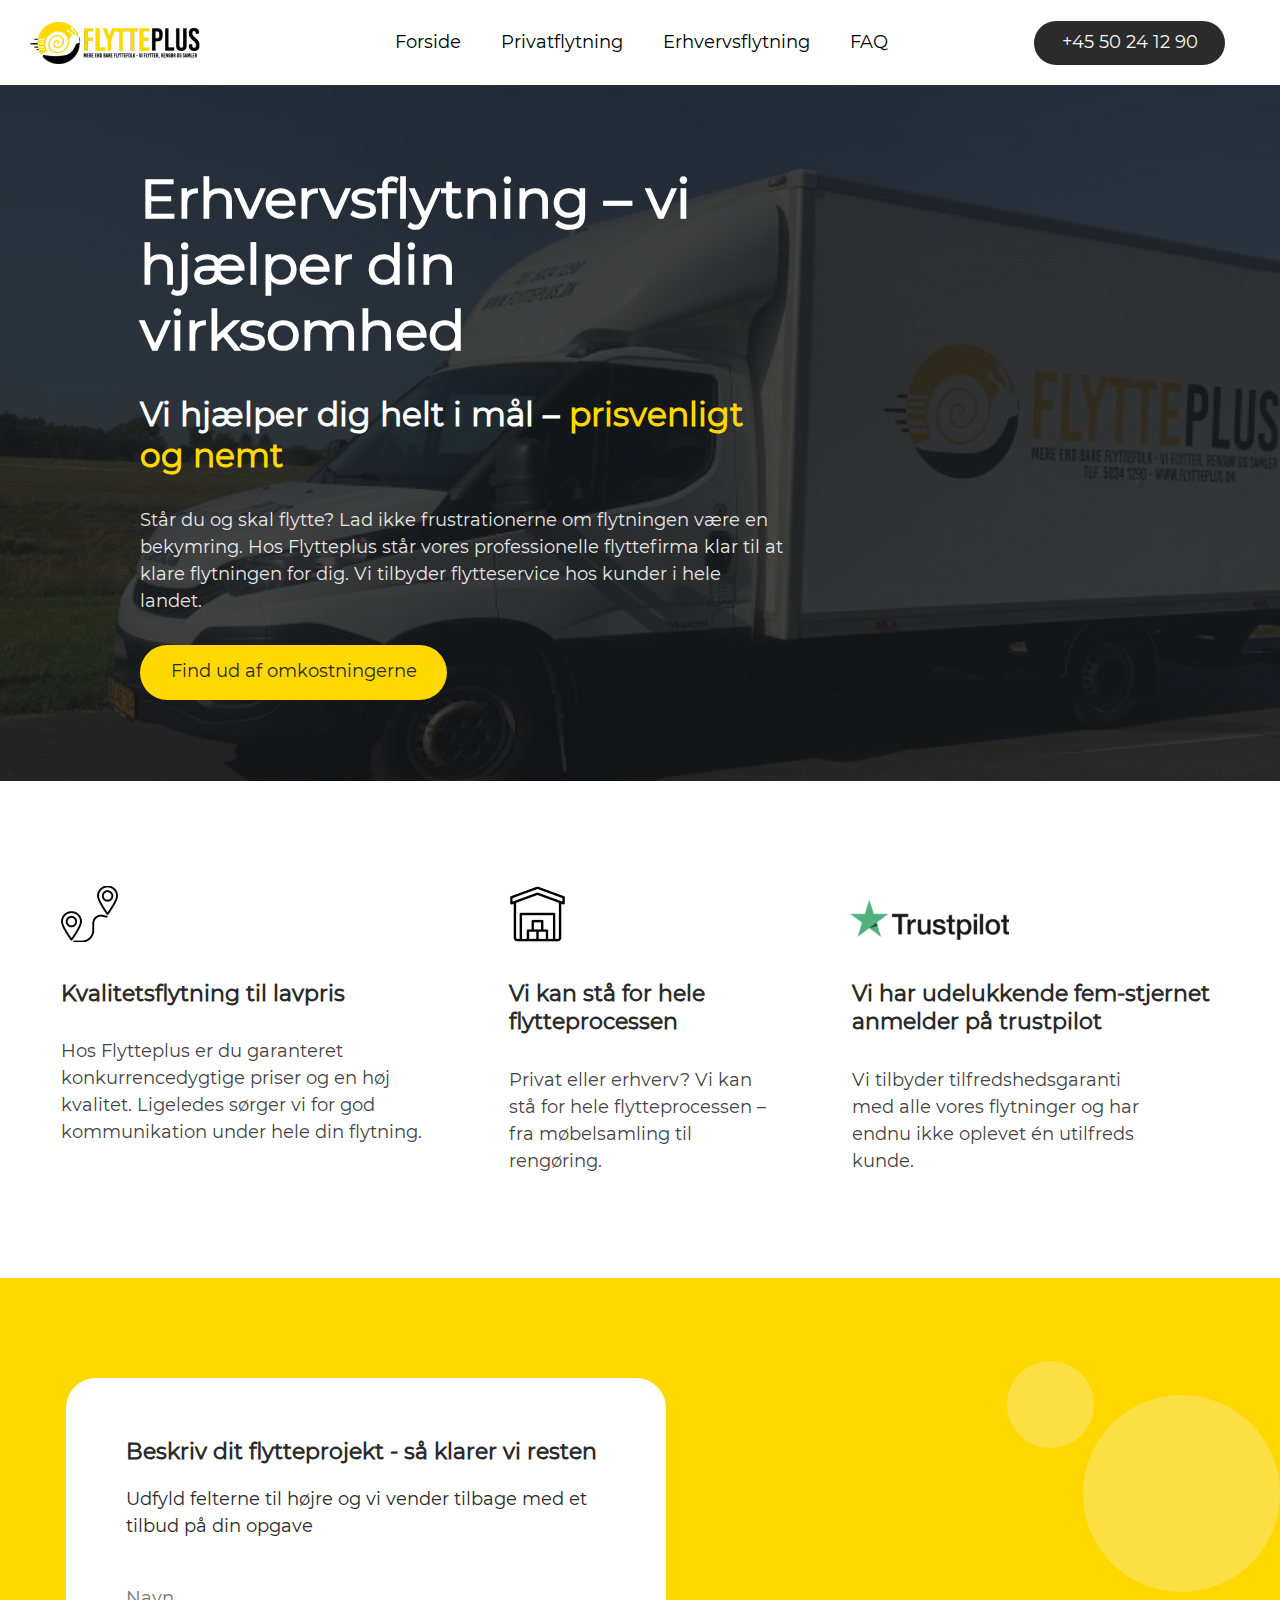
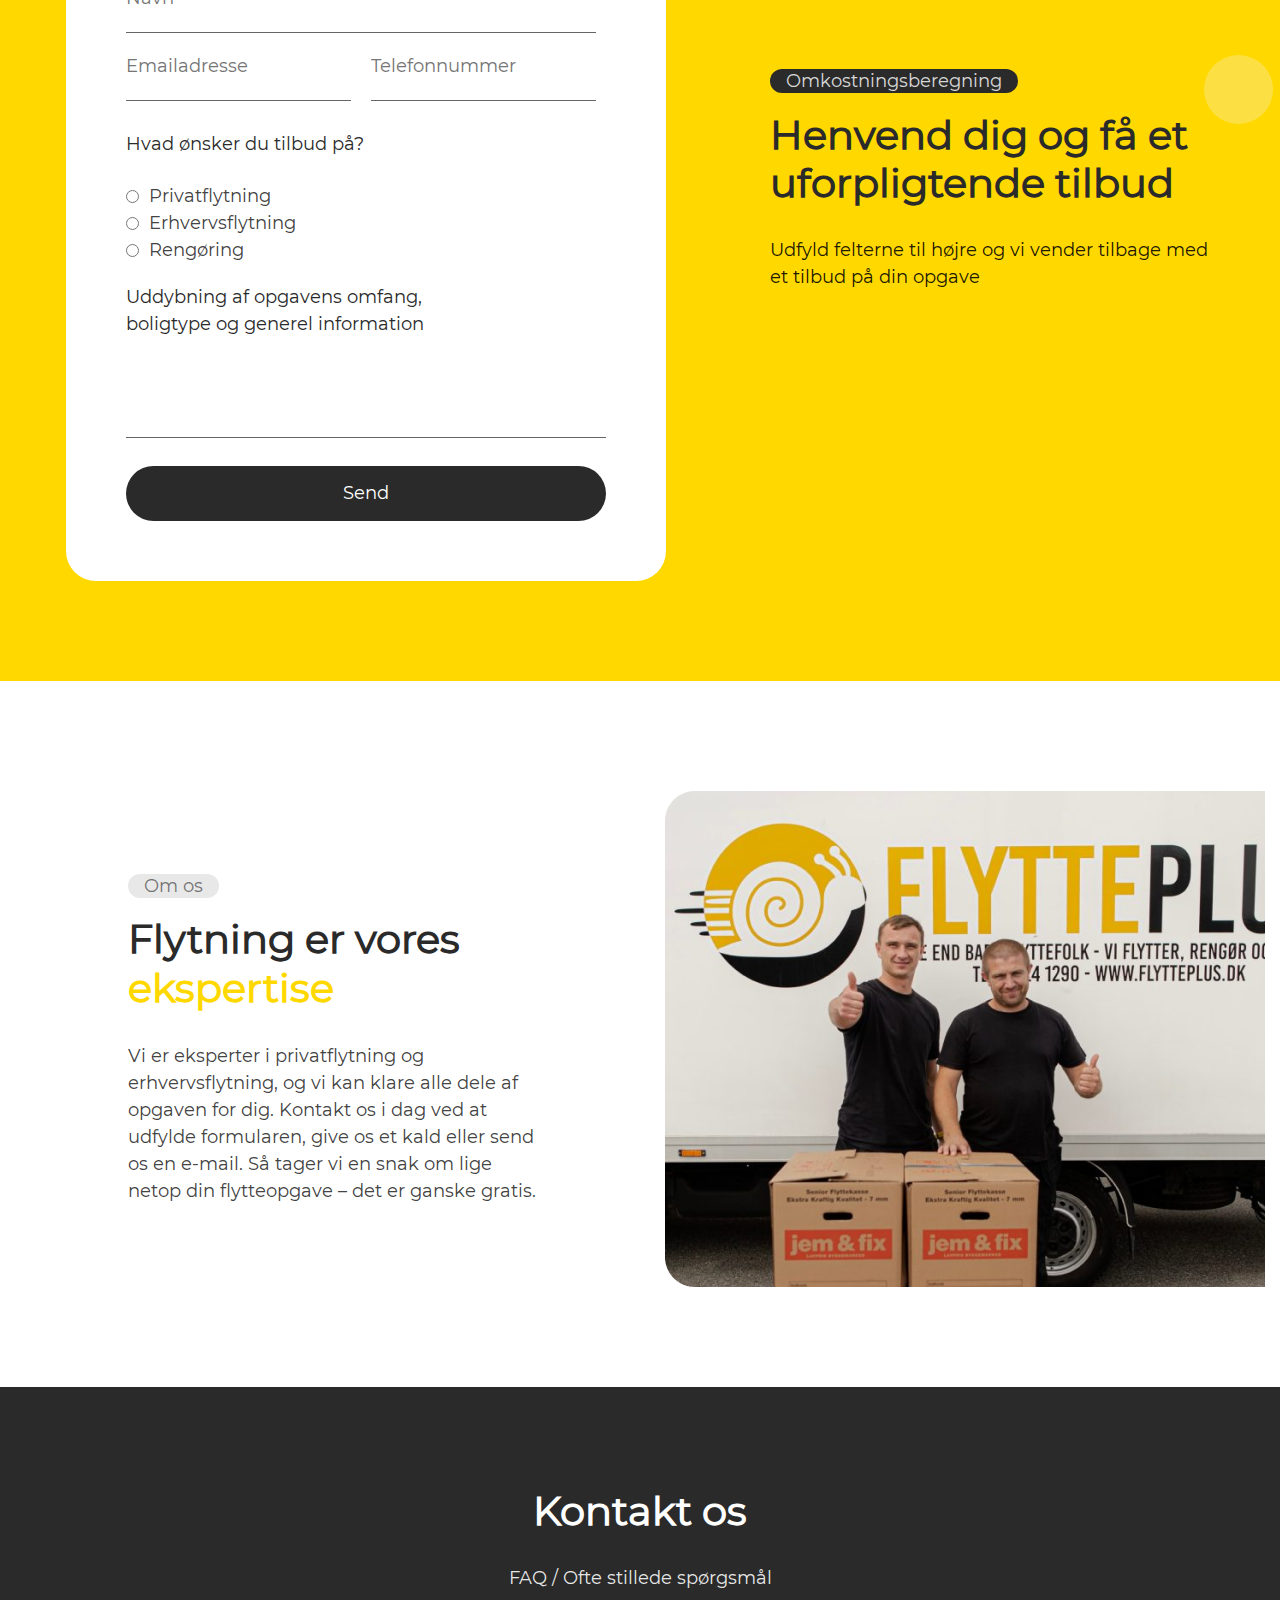
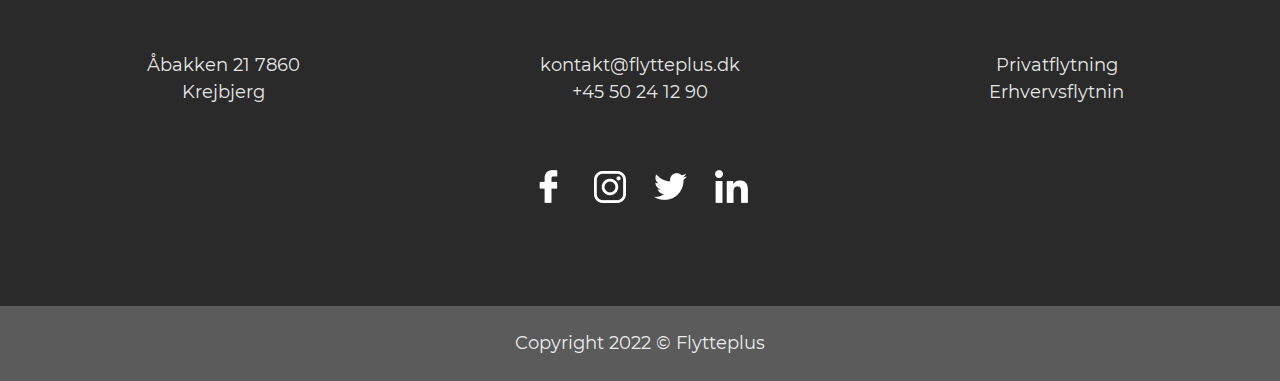
<file: FlyttePlus-7/erhvervsflytning.html>
<!DOCTYPE html>
<html lang="en">

<head>
    <meta charset="UTF-8">
    <meta http-equiv="X-UA-Compatible" content="IE=edge">
    <meta name="viewport" content="width=device-width, initial-scale=1.0">
    <title>FlyttePlus</title>
    <link rel="shortcut icon" href="img/favicon.ico" type="image/x-icon">
    <link rel="stylesheet" href="css/style.css">
    <link rel="stylesheet" href="css/style_2.css">
    <link rel="stylesheet" media="screen and (max-width: 1534px)" href="css/modile-first.css">
</head>

<body>
    <!-- -------- HEADER -------- -->
    <header class="header">
        <div class="container">
            <div class="header__body">
                <a href="index.html" class="header__logo">
                    <img src="img/logo.png" alt="logo">
                </a>
                <div class="header__burger">
                    <span></span>
                </div>
                <nav class="header__menu">
                    <ul class="header__list">
                        <li>
                            <a href="index.html" class="header__link">Forside</a>
                        </li>
                        <li>
                            <a href="privatflytning.html" class="header__link">Privatflytning</a>
                        </li>
                        <li>
                            <a href="erhvervsflytning.html" class="header__link">Erhvervsflytning
                            </a>
                        </li>
                        <li>
                            <a href="faq.html" class="header__link">FAQ</a>
                        </li>
                        <li>
                            <a href="tel:4550241290" class="header__link btn">+45 50 24 12 90</a>
                        </li>
                    </ul>
                </nav>
            </div>
        </div>
    </header>

    <main>
        <!-- -------- S1_FLYTHING -------- -->
        <section class="flything">
            <div class="container">
                <div class="flything_item flything_item_page">
                    <h1>Erhvervsflytning – vi hjælper din virksomhed</h1>
                    <h2>Vi hjælper dig helt i mål – <span class="span__text">prisvenligt og nemt</span></h2>
                    <p>
                        Står du og skal flytte? Lad ikke frustrationerne om flytningen være en bekymring. 
                        Hos Flytteplus står vores professionelle flyttefirma klar til at klare flytningen for dig. 
                        Vi tilbyder flytteservice hos kunder i hele landet.
                    </p>
                    <div class="flything_btn">
                        <a href="#!" class="btn btn__page">Find ud af omkostningerne</a>
                    </div>
                </div>
            </div>
        </section>

        <!-- -------- S2_SECTION -------- -->
        <section class="section-2">
            <div class="container">
                <div class="section-2__block">
                    <div class="section-2__item-1">
                        <img src="img/s2_section/s2_img-1.png" alt="icon-1">
                        <h3>Kvalitetsflytning til lavpris</h3>
                        <p>
                            Hos Flytteplus er du garanteret konkurrencedygtige priser og en høj kvalitet. Ligeledes
                            sørger vi for god kommunikation under hele din flytning.
                        </p>
                    </div>
                    <div class="section-2__item-2">
                        <img src="img/s2_section/s2_img-2.png" alt="icon-2">
                        <h3>Vi kan stå for hele flytteprocessen</h3>
                        <p>
                            Privat eller erhverv? Vi kan stå for hele flytteprocessen – fra møbelsamling til rengøring.
                        </p>
                    </div>
                    <div class="section-2__item-3">
                        <img src="img/s2_section/s2_img-3.png" alt="icon-3">
                        <h3>Vi har udelukkende fem-stjernet anmelder på trustpilot</h3>
                        <p>
                            Vi tilbyder tilfredshedsgaranti med alle vores flytninger og har endnu ikke oplevet én
                            utilfreds kunde.
                        </p>
                    </div>
                </div>
            </div>
        </section>

        <!-- -------- S3_FORM -------- -->
        <section class="form">
            <div class="container">
                <div class="form__block">
                    <form>
                        <div class="form__fill">
                            <h3>Beskriv dit flytteprojekt - så klarer vi resten</h3>
                            <p>Udfyld felterne til højre og vi vender tilbage med et tilbud på din opgave</p>
                            <input class="form__input-1" type="text" placeholder="Navn">
                            <div class="form__connect">
                                <input class="form__input-2" type="email" placeholder="Emailadresse">
                                <input class="form__input-3" type="number" placeholder="Telefonnummer">
                            </div>
                            <p>Hvad ønsker du tilbud på?</p>
                            <div class="form__radio">
                                <div>
                                    <input type="radio" name="nameradio">
                                    <label for="privat">Privatflytning</label>
                                </div>
                                <div>
                                    <input type="radio" name="nameradio">
                                    <label for="erhvervs">Erhvervsflytning</label>
                                </div>
                                <div>
                                    <input type="radio" name="nameradio">
                                    <label for="rengoring">Rengøring</label>
                                </div>
                            </div>
                            <p class="form__texter">
                                Uddybning af opgavens omfang, boligtype og generel information
                            </p>
                            <textarea name="" id="" cols="30" rows="10"></textarea>
                            <button type="submit" class="btn">Send</button>
                        </div>
                    </form>
                    <div class="form__info">
                        <span class="span__info">Omkostningsberegning</span>
                        <h2 class="title">Henvend dig og få et uforpligtende tilbud</h2>
                        <p>Udfyld felterne til højre og vi vender tilbage med et tilbud på din opgave</p>
                    </div>
                </div>
            </div>
            <div class="bg-ball-1"></div>
            <div class="bg-ball-2"></div>
            <div class="bg-ball-3"></div>
        </section>

        <!-- -------- S4_EXSPERTISE -------- -->
        <section class="exspertise">
            <div class="container">
                <div class="exspertise__block">
                    <div class="exspertise__info">
                        <span class="span__info">Om os</span>
                        <h2 class="title">Flytning er vores <span class="span__text">ekspertise</span></h2>
                        <p>
                            Vi er eksperter i privatflytning og erhvervsflytning, og vi kan klare alle dele af opgaven
                            for dig. Kontakt os i dag ved at udfylde formularen, give os et kald eller send os en
                            e-mail. Så tager vi en snak om lige netop din flytteopgave – det er ganske gratis.
                        </p>
                    </div>
                    <img src="img/s7_exspertise/s4_p-3_img-3.png" alt="man">
                </div>
            </div>
        </section>
    </main>

    <!-- -------- FOOTER -------- -->
    <footer class="footer">
        <div class="container">
            <div class="footer__block">
                <div class="footer__contact">
                    <h2 class="title">Kontakt os</h2>
                    <p>FAQ / Ofte stillede spørgsmål</p>
                    <div class="footer__info">
                        <address>
                            <a href="#!">Åbakken 21 7860 Krejbjerg</a>
                        </address>
                        <div>
                            <a href="mailto:kontakt@flytteplus.dk">kontakt@flytteplus.dk</a>
                            <a href="tel:4550241290">+45 50 24 12 90</a>
                        </div>
                        <div>
                            <a href="#!">Privatflytning</a>
                            <a href="#!">Erhvervsflytnin</a>
                        </div>
                    </div>
                    <div class="footer__social">
                        <a href="#!">
                            <img src="img/icons/social/facebook.png" alt="facebook">
                        </a>
                        <a href="#!">
                            <img src="img/icons/social/instagram.png" alt="instagram">
                        </a>
                        <a href="#!">
                            <img src="img/icons/social/twitter.png" alt="twitter">
                        </a>
                        <a href="#!">
                            <img src="img/icons/social/linkedin.png" alt="linkedin">
                        </a>
                    </div>
                </div>
            </div>
        </div>
        <div class="footer__copy">
            <p>Copyright 2022 &copy; Flytteplus</p>
        </div>
    </footer>

    <script src="js/jQuery.js"></script>
    <script src="js/script.js"></script>

</body>
</html>
</file>
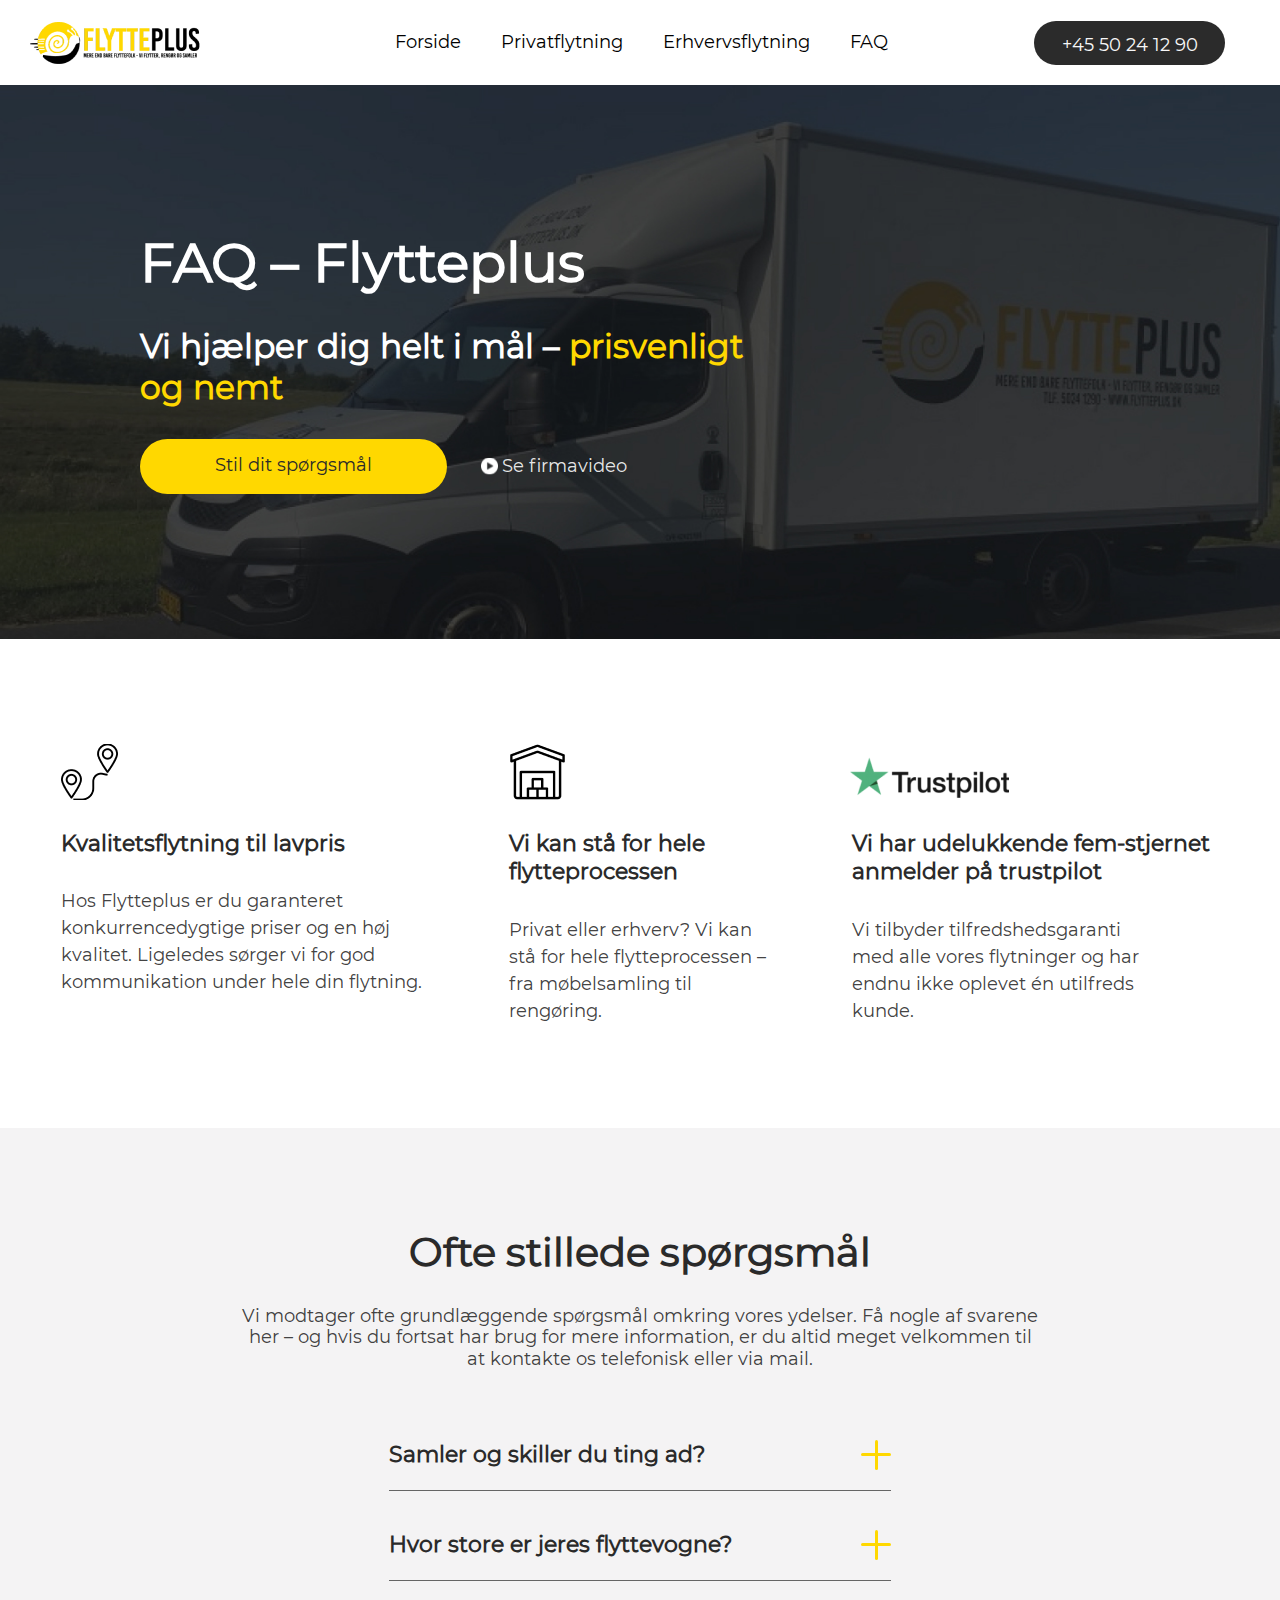
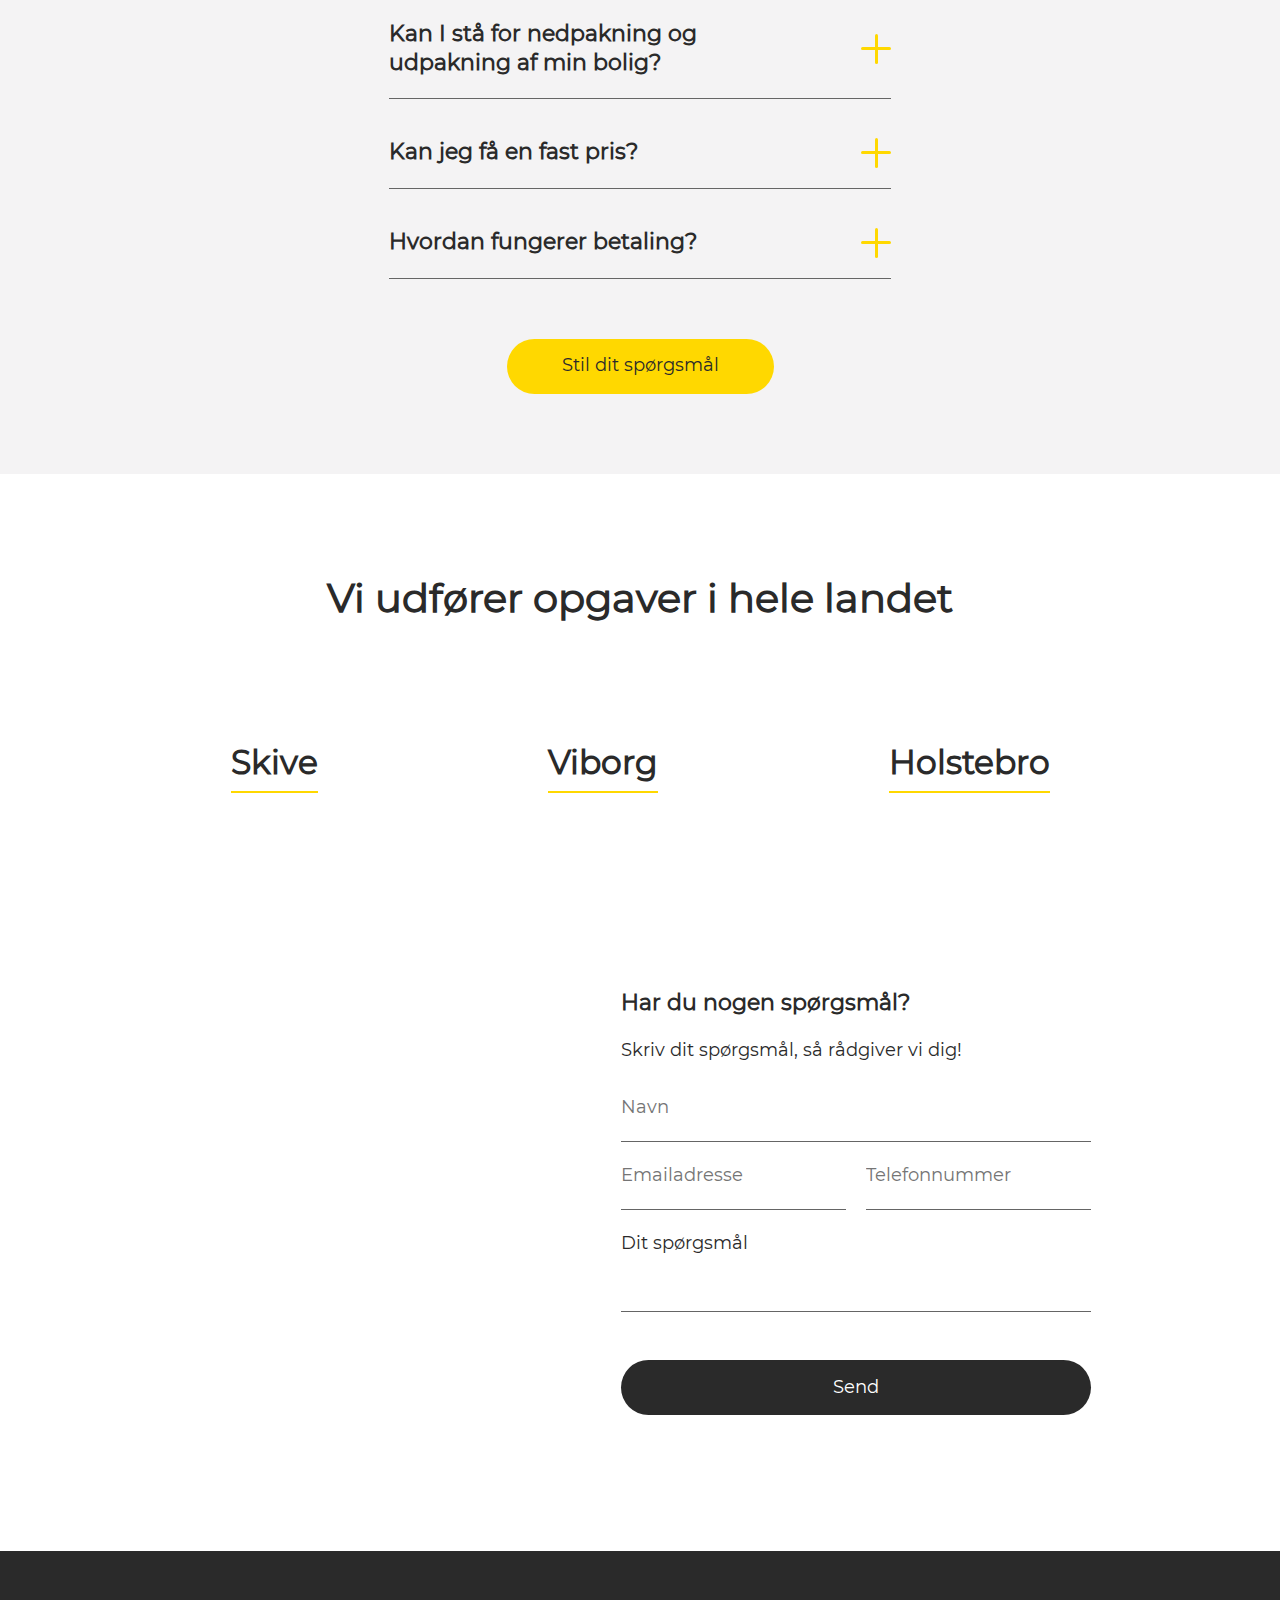
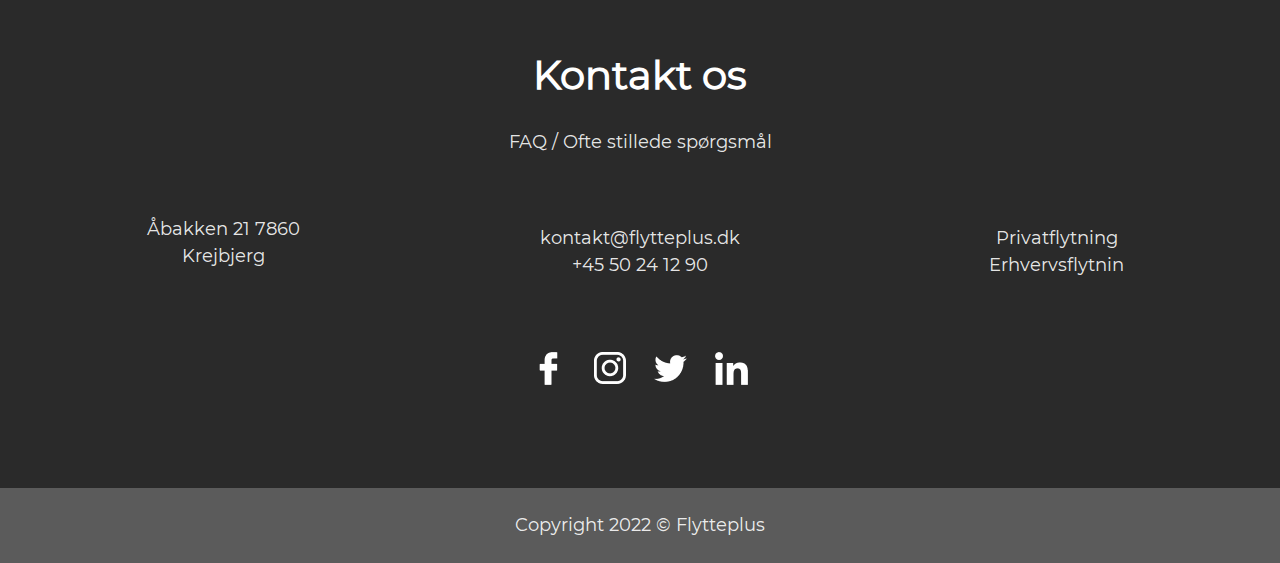
<file: FlyttePlus-7/faq.html>
<!DOCTYPE html>
<html lang="en">

<head>
    <meta charset="UTF-8">
    <meta http-equiv="X-UA-Compatible" content="IE=edge">
    <meta name="viewport" content="width=device-width, initial-scale=1.0">
    <title>FlyttePlus</title>
    <link rel="shortcut icon" href="img/favicon.ico" type="image/x-icon">
    <link rel="stylesheet" href="css/bootstrap.min.css">
    <link rel="stylesheet" href="css/style.css">
    <link rel="stylesheet" href="css/style_2.css">
    <link rel="stylesheet" media="screen and (max-width: 1534px)" href="css/modile-first.css">
</head>

<body>
    <!-- -------- HEADER -------- -->
    <header class="header">
        <div class="container">
            <div class="header__body">
                <a href="index.html" class="header__logo">
                    <img src="img/logo.png" alt="logo">
                </a>
                <div class="header__burger">
                    <span></span>
                </div>
                <nav class="header__menu">
                    <ul class="header__list">
                        <li>
                            <a href="index.html" class="header__link">Forside</a>
                        </li>
                        <li>
                            <a href="privatflytning.html" class="header__link">Privatflytning</a>
                        </li>
                        <li>
                            <a href="erhvervsflytning.html" class="header__link">Erhvervsflytning
                            </a>
                        </li>
                        <li>
                            <a href="faq.html" class="header__link">FAQ</a>
                        </li>
                        <li>
                            <a href="tel:4550241290" class="header__link btn">+45 50 24 12 90</a>
                        </li>
                    </ul>
                </nav>
            </div>
        </div>
    </header>

    <main>
        <!-- -------- S1_FLYTHING -------- -->
        <section class="flything">
            <div class="container">
                <div class="flything_item">
                    <h1>FAQ – Flytteplus</h1>
                    <h2>Vi hjælper dig helt i mål – <span class="span__text">prisvenligt og nemt</span></h2>
                    <div class="flything_btn">
                        <a href="#!" class="btn btn__page">Stil dit spørgsmål</a>
                        <button type="button" class="button__play"><span class="btn__play"></span>Se firmavideo</button>
                    </div>
                </div>
            </div>
        </section>

        <!-- -------- S2_SECTION -------- -->
        <section class="section-2">
            <div class="container">
                <div class="section-2__block">
                    <div class="section-2__item-1">
                        <img src="img/s2_section/s2_img-1.png" alt="icon-1">
                        <h3>Kvalitetsflytning til lavpris</h3>
                        <p>
                            Hos Flytteplus er du garanteret konkurrencedygtige priser og en høj kvalitet. Ligeledes
                            sørger vi for god kommunikation under hele din flytning.
                        </p>
                    </div>
                    <div class="section-2__item-2">
                        <img src="img/s2_section/s2_img-2.png" alt="icon-2">
                        <h3>Vi kan stå for hele flytteprocessen</h3>
                        <p>
                            Privat eller erhverv? Vi kan stå for hele flytteprocessen – fra møbelsamling til rengøring.
                        </p>
                    </div>
                    <div class="section-2__item-3">
                        <img src="img/s2_section/s2_img-3.png" alt="icon-3">
                        <h3>Vi har udelukkende fem-stjernet anmelder på trustpilot</h3>
                        <p>
                            Vi tilbyder tilfredshedsgaranti med alle vores flytninger og har endnu ikke oplevet én
                            utilfreds kunde.
                        </p>
                    </div>
                </div>
            </div>
        </section>

        <!-- -------- S3_OFTER -------- -->
        <section class="ofter">
            <div class="container">
                <div class="titles">
                    <h2 class="title">Ofte stillede spørgsmål</h2>
                    <h3 class="subtitle">
                        Vi modtager ofte grundlæggende spørgsmål omkring vores ydelser. Få nogle af svarene her – og
                        hvis du fortsat har brug for mere information, er du altid meget velkommen til at kontakte os
                        telefonisk eller via mail.
                    </h3>
                </div>
                <d class="ofter_accord">
                    <div class="ofter_accord-box">
                        <div class="accordion accordion-flush" id="accordionFlushExample">
                            <div class="accordion-item">
                                <h2 class="accordion-header" id="flush-headingOne">
                                    <button class="accordion-button collapsed" type="button" data-bs-toggle="collapse"
                                        data-bs-target="#flush-collapseOne" aria-expanded="false"
                                        aria-controls="flush-collapseOne">
                                        Samler og skiller du ting ad?
                                    </button>
                                </h2>
                                <div id="flush-collapseOne" class="accordion-collapse collapse"
                                    aria-labelledby="flush-headingOne" data-bs-parent="#accordionFlushExample">
                                    <div class="accordion-body">Ja, vi har altid de rette redskaber med for at montere eller afmontere dine ting. Alle vores flyttefolk har kompetencer indenfor montering af inventar.</div>
                                </div>
                            </div>
                            <div class="accordion-item">
                                <h2 class="accordion-header" id="flush-headingTwo">
                                    <button class="accordion-button collapsed" type="button" data-bs-toggle="collapse"
                                        data-bs-target="#flush-collapseTwo" aria-expanded="false"
                                        aria-controls="flush-collapseTwo">
                                        Hvor store er jeres flyttevogne?
                                    </button>
                                </h2>
                                <div id="flush-collapseTwo" class="accordion-collapse collapse"
                                    aria-labelledby="flush-headingTwo" data-bs-parent="#accordionFlushExample">
                                    <div class="accordion-body">Ja, vi har altid de rette redskaber med for at montere eller afmontere dine ting. Alle vores flyttefolk har kompetencer indenfor montering af inventar.</div>
                                </div>
                            </div>
                            <div class="accordion-item">
                                <h2 class="accordion-header" id="flush-headingThree">
                                    <button class="accordion-button collapsed" type="button" data-bs-toggle="collapse"
                                        data-bs-target="#flush-collapseThree" aria-expanded="false"
                                        aria-controls="flush-collapseThree">
                                        <span class="accordion-btn_box">Kan I stå for nedpakning og udpakning af min bolig?</span>
                                    </button>
                                </h2>
                                <div id="flush-collapseThree" class="accordion-collapse collapse"
                                    aria-labelledby="flush-headingThree" data-bs-parent="#accordionFlushExample">
                                    <div class="accordion-body">Placeholder content for this accordion, which is
                                        Ja, vi har altid de rette redskaber med for at montere eller afmontere dine ting. Alle vores flyttefolk har kompetencer indenfor montering af inventar.</div>
                                </div>
                            </div>
                            <div class="accordion-item">
                                <h2 class="accordion-header" id="flush-headingFour">
                                    <button class="accordion-button collapsed" type="button" data-bs-toggle="collapse"
                                        data-bs-target="#flush-collapseFour" aria-expanded="false"
                                        aria-controls="flush-collapseFour">
                                        Kan jeg få en fast pris?
                                    </button>
                                </h2>
                                <div id="flush-collapseFour" class="accordion-collapse collapse"
                                    aria-labelledby="flush-headingFour" data-bs-parent="#accordionFlushExample">
                                    <div class="accordion-body">Ja, vi har altid de rette redskaber med for at montere eller afmontere dine ting. Alle vores flyttefolk har kompetencer indenfor montering af inventar.</div>
                                </div>
                            </div>
                            <div class="accordion-item">
                                <h2 class="accordion-header" id="flush-headingFive">
                                    <button class="accordion-button collapsed" type="button" data-bs-toggle="collapse"
                                        data-bs-target="#flush-collapseFive" aria-expanded="false"
                                        aria-controls="flush-collapseFive">
                                        Hvordan fungerer betaling?
                                    </button>
                                </h2>
                                <div id="flush-collapseFive" class="accordion-collapse collapse"
                                    aria-labelledby="flush-headingFive" data-bs-parent="#accordionFlushExample">
                                    <div class="accordion-body">Ja, vi har altid de rette redskaber med for at montere eller afmontere dine ting. Alle vores flyttefolk har kompetencer indenfor montering af inventar.</div>
                                </div>
                            </div>
                        </div>
                    </div>
                </div>
                <a href="#!" class="btn btn_faq">Stil dit spørgsmål</a>
            </div>
        </section>

        <!-- -------- S4_MAP -------- -->
        <section class="map map_faq">
            <h2 class="title">Vi udfører opgaver i hele landet</h2>
            <div class="map_links">
                <a href="#!">Skive</a>
                <a href="#!">Viborg</a>
                <a href="#!">Holstebro</a>
            </div>
            <iframe
                src="https://www.google.com/maps/embed?pb=!1m18!1m12!1m3!1d39388.33759589406!2d8.842324107614015!3d56.6538125903438!2m3!1f0!2f0!3f0!3m2!1i1024!2i768!4f13.1!3m3!1m2!1s0x46497ef3db16d4bd%3A0x514cf5c34d009715!2zw4ViYWtrZW4gMjEsIDc4NjAgU3DDuHR0cnVwLCDQlNCw0L3QuNGP!5e0!3m2!1sru!2sua!4v1667320230898!5m2!1sru!2sua"
                style="border:0;" allowfullscreen="" loading="lazy"
                referrerpolicy="no-referrer-when-downgrade"></iframe>
            <div class="container">
                <div class="map__block map__block-faq">
                    <div class="form__block form__block-faq">
                        <form>
                            <div class="form__fill">
                                <h3>Har du nogen spørgsmål?</h3>
                                <p>Skriv dit spørgsmål, så rådgiver vi dig!</p>
                                <input class="form__input-1" type="text" placeholder="Navn">
                                <div class="form__connect">
                                    <input class="form__input-2" type="email" placeholder="Emailadresse">
                                    <input class="form__input-3" type="number" placeholder="Telefonnummer">
                                </div>
                                <p class="form__texter">
                                    Dit spørgsmål
                                </p>
                                <textarea name="" id="" cols="30" rows="10"></textarea>
                                <button type="submit" class="btn">Send</button>
                            </div>
                        </form>
                    </div>
                </div>
        </section>
    </main>

    <!-- -------- FOOTER -------- -->
    <footer class="footer">
        <div class="container">
            <div class="footer__block">
                <div class="footer__contact">
                    <h2 class="title">Kontakt os</h2>
                    <p>FAQ / Ofte stillede spørgsmål</p>
                    <div class="footer__info">
                        <address>
                            <a href="#!">Åbakken 21 7860 Krejbjerg</a>
                        </address>
                        <div>
                            <a href="mailto:kontakt@flytteplus.dk">kontakt@flytteplus.dk</a>
                            <a href="tel:4550241290">+45 50 24 12 90</a>
                        </div>
                        <div>
                            <a href="#!">Privatflytning</a>
                            <a href="#!">Erhvervsflytnin</a>
                        </div>
                    </div>
                    <div class="footer__social">
                        <a href="#!">
                            <img src="img/icons/social/facebook.png" alt="facebook">
                        </a>
                        <a href="#!">
                            <img src="img/icons/social/instagram.png" alt="instagram">
                        </a>
                        <a href="#!">
                            <img src="img/icons/social/twitter.png" alt="twitter">
                        </a>
                        <a href="#!">
                            <img src="img/icons/social/linkedin.png" alt="linkedin">
                        </a>
                    </div>
                </div>
            </div>
        </div>
        <div class="footer__copy">
            <p>Copyright 2022 &copy; Flytteplus</p>
        </div>
    </footer>

    <script src="js/jQuery.js"></script>
    <script src="js/bootstrap.bundle.min.js"></script>
    <script src="js/script.js"></script>

</body>

</html>
</file>
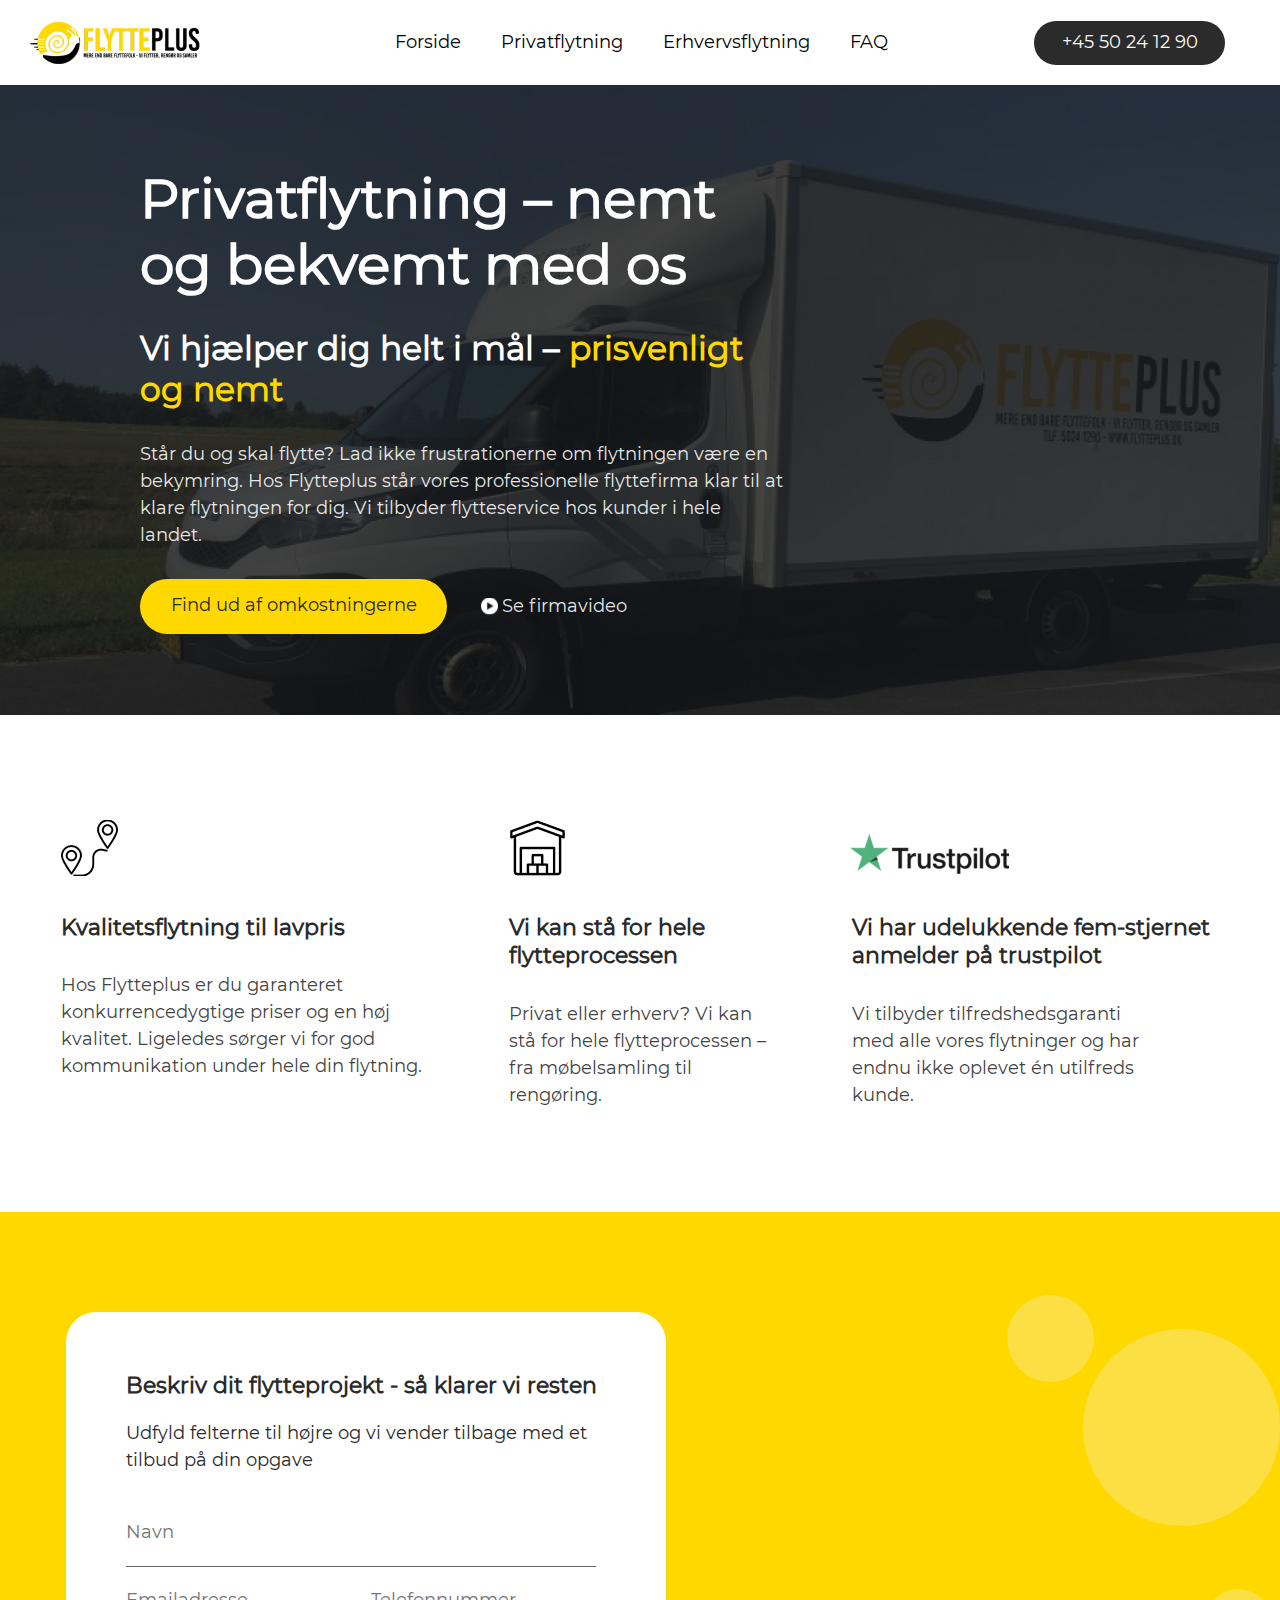
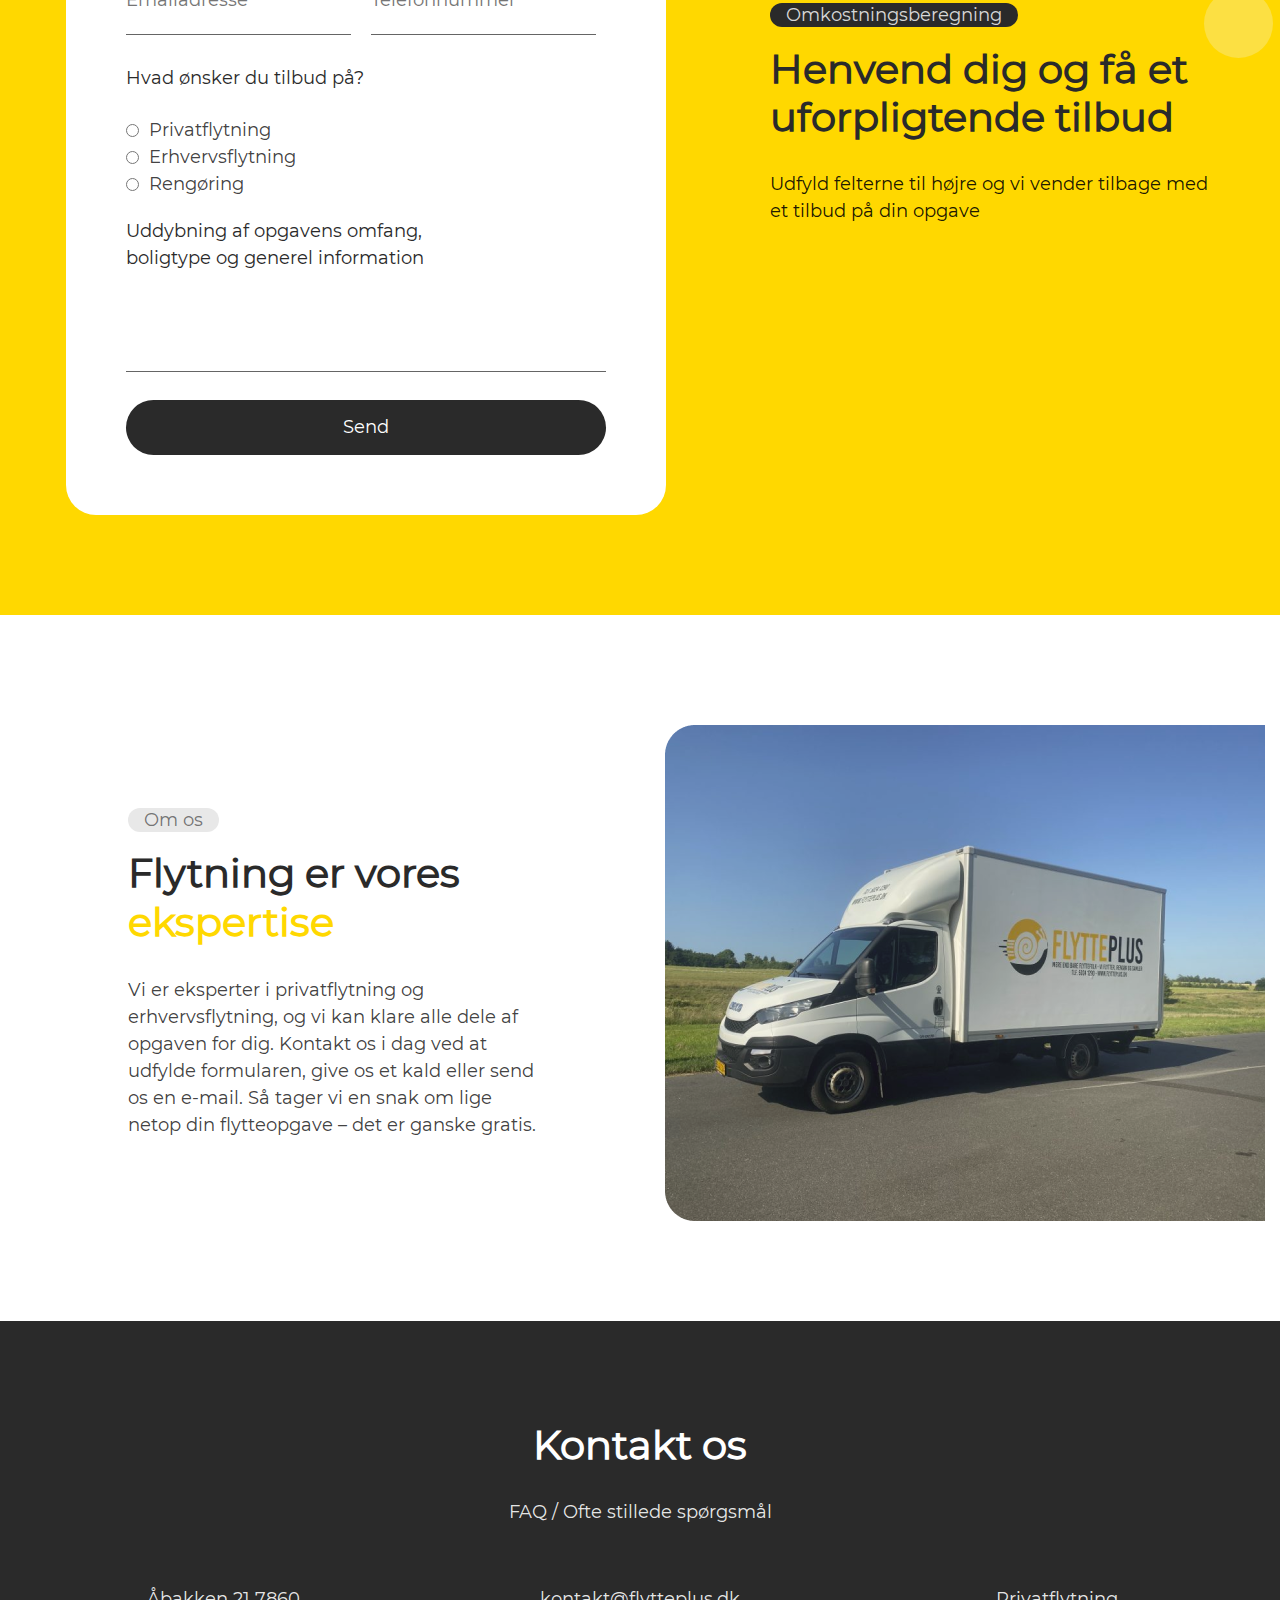
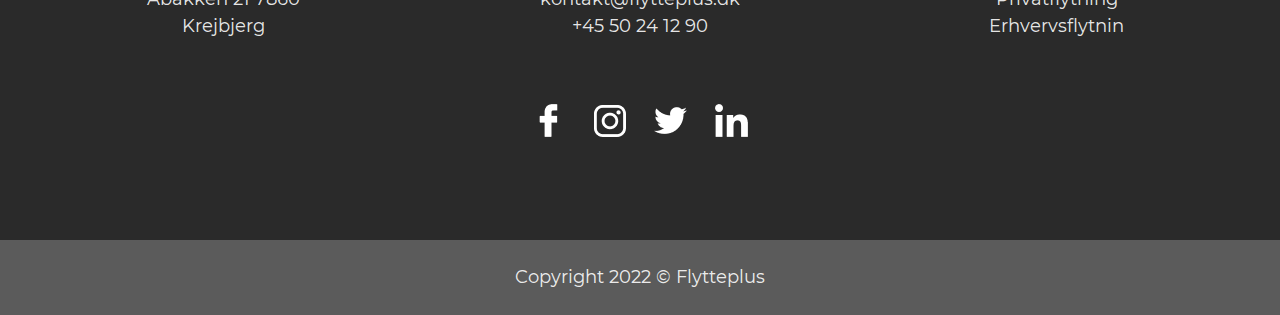
<file: FlyttePlus-7/privatflytning.html>
<!DOCTYPE html>
<html lang="en">

<head>
    <meta charset="UTF-8">
    <meta http-equiv="X-UA-Compatible" content="IE=edge">
    <meta name="viewport" content="width=device-width, initial-scale=1.0">
    <title>FlyttePlus</title>
    <link rel="shortcut icon" href="img/favicon.ico" type="image/x-icon">
    <link rel="stylesheet" href="css/style.css">
    <link rel="stylesheet" href="css/style_2.css">
    <link rel="stylesheet" media="screen and (max-width: 1534px)" href="css/modile-first.css">
</head>

<body>
    <!-- -------- HEADER -------- -->
    <header class="header">
        <div class="container">
            <div class="header__body">
                <a href="index.html" class="header__logo">
                    <img src="img/logo.png" alt="logo">
                </a>
                <div class="header__burger">
                    <span></span>
                </div>
                <nav class="header__menu">
                    <ul class="header__list">
                        <li>
                            <a href="index.html" class="header__link">Forside</a>
                        </li>
                        <li>
                            <a href="privatflytning.html" class="header__link">Privatflytning</a>
                        </li>
                        <li>
                            <a href="erhvervsflytning.html" class="header__link">Erhvervsflytning
                            </a>
                        </li>
                        <li>
                            <a href="faq.html" class="header__link">FAQ</a>
                        </li>
                        <li>
                            <a href="tel:4550241290" class="header__link btn">+45 50 24 12 90</a>
                        </li>
                    </ul>
                </nav>
            </div>
        </div>
    </header>

    <main>
        <!-- -------- S1_FLYTHING -------- -->
        <section class="flything">
            <div class="container">
                <div class="flything_item flything_item_page">
                    <h1>Privatflytning – nemt og bekvemt med os</h1>
                    <h2>Vi hjælper dig helt i mål – <span class="span__text">prisvenligt og nemt</span></h2>
                    <p>
                        Står du og skal flytte? Lad ikke frustrationerne om flytningen være en bekymring. Hos Flytteplus
                        står vores professionelle flyttefirma klar til at klare flytningen for dig. Vi tilbyder
                        flytteservice hos kunder i hele landet.
                    </p>
                    <div class="flything_btn">
                        <a href="#!" class="btn btn__page">Find ud af omkostningerne</a>
                        <button type="button" class="button__play"><span class="btn__play"></span>Se firmavideo</button>
                    </div>
                </div>
            </div>
        </section>

        <!-- -------- S2_SECTION -------- -->
        <section class="section-2">
            <div class="container">
                <div class="section-2__block">
                    <div class="section-2__item-1">
                        <img src="img/s2_section/s2_img-1.png" alt="icon-1">
                        <h3>Kvalitetsflytning til lavpris</h3>
                        <p>
                            Hos Flytteplus er du garanteret konkurrencedygtige priser og en høj kvalitet. Ligeledes
                            sørger vi for god kommunikation under hele din flytning.
                        </p>
                    </div>
                    <div class="section-2__item-2">
                        <img src="img/s2_section/s2_img-2.png" alt="icon-2">
                        <h3>Vi kan stå for hele flytteprocessen</h3>
                        <p>
                            Privat eller erhverv? Vi kan stå for hele flytteprocessen – fra møbelsamling til rengøring.
                        </p>
                    </div>
                    <div class="section-2__item-3">
                        <img src="img/s2_section/s2_img-3.png" alt="icon-3">
                        <h3>Vi har udelukkende fem-stjernet anmelder på trustpilot</h3>
                        <p>
                            Vi tilbyder tilfredshedsgaranti med alle vores flytninger og har endnu ikke oplevet én
                            utilfreds kunde.
                        </p>
                    </div>
                </div>
            </div>
        </section>

        <!-- -------- S3_FORM -------- -->
        <section class="form">
            <div class="container">
                <div class="form__block">
                    <form>
                        <div class="form__fill">
                            <h3>Beskriv dit flytteprojekt - så klarer vi resten</h3>
                            <p>Udfyld felterne til højre og vi vender tilbage med et tilbud på din opgave</p>
                            <input class="form__input-1" type="text" placeholder="Navn">
                            <div class="form__connect">
                                <input class="form__input-2" type="email" placeholder="Emailadresse">
                                <input class="form__input-3" type="number" placeholder="Telefonnummer">
                            </div>
                            <p>Hvad ønsker du tilbud på?</p>
                            <div class="form__radio">
                                <div>
                                    <input type="radio" name="nameradio">
                                    <label for="privat">Privatflytning</label>
                                </div>
                                <div>
                                    <input type="radio" name="nameradio">
                                    <label for="erhvervs">Erhvervsflytning</label>
                                </div>
                                <div>
                                    <input type="radio" name="nameradio">
                                    <label for="rengoring">Rengøring</label>
                                </div>
                            </div>
                            <p class="form__texter">
                                Uddybning af opgavens omfang, boligtype og generel information
                            </p>
                            <textarea name="" id="" cols="30" rows="10"></textarea>
                            <button type="submit" class="btn">Send</button>
                        </div>
                    </form>
                    <div class="form__info">
                        <span class="span__info">Omkostningsberegning</span>
                        <h2 class="title">Henvend dig og få et uforpligtende tilbud</h2>
                        <p>Udfyld felterne til højre og vi vender tilbage med et tilbud på din opgave</p>
                    </div>
                </div>
            </div>
            <div class="bg-ball-1"></div>
            <div class="bg-ball-2"></div>
            <div class="bg-ball-3"></div>
        </section>

        <!-- -------- S4_EXSPERTISE -------- -->
        <section class="exspertise">
            <div class="container">
                <div class="exspertise__block">
                    <div class="exspertise__info">
                        <span class="span__info">Om os</span>
                        <h2 class="title">Flytning er vores <span class="span__text">ekspertise</span></h2>
                        <p>
                            Vi er eksperter i privatflytning og erhvervsflytning, og vi kan klare alle dele af opgaven
                            for dig. Kontakt os i dag ved at udfylde formularen, give os et kald eller send os en
                            e-mail. Så tager vi en snak om lige netop din flytteopgave – det er ganske gratis.
                        </p>
                    </div>
                    <img src="img/s7_exspertise/s4_p-2_img-2.png" alt="auto">
                </div>
            </div>
        </section>
    </main>

    <!-- -------- FOOTER -------- -->
    <footer class="footer">
        <div class="container">
            <div class="footer__block">
                <div class="footer__contact">
                    <h2 class="title">Kontakt os</h2>
                    <p>FAQ / Ofte stillede spørgsmål</p>
                    <div class="footer__info">
                        <address>
                            <a href="#!">Åbakken 21 7860 Krejbjerg</a>
                        </address>
                        <div>
                            <a href="mailto:kontakt@flytteplus.dk">kontakt@flytteplus.dk</a>
                            <a href="tel:4550241290">+45 50 24 12 90</a>
                        </div>
                        <div>
                            <a href="#!">Privatflytning</a>
                            <a href="#!">Erhvervsflytnin</a>
                        </div>
                    </div>
                    <div class="footer__social">
                        <a href="#!">
                            <img src="img/icons/social/facebook.png" alt="facebook">
                        </a>
                        <a href="#!">
                            <img src="img/icons/social/instagram.png" alt="instagram">
                        </a>
                        <a href="#!">
                            <img src="img/icons/social/twitter.png" alt="twitter">
                        </a>
                        <a href="#!">
                            <img src="img/icons/social/linkedin.png" alt="linkedin">
                        </a>
                    </div>
                </div>
            </div>
        </div>
        <div class="footer__copy">
            <p>Copyright 2022 &copy; Flytteplus</p>
        </div>
    </footer>

    <script src="js/jQuery.js"></script>
    <script src="js/script.js"></script>

</body>
</html>
</file>
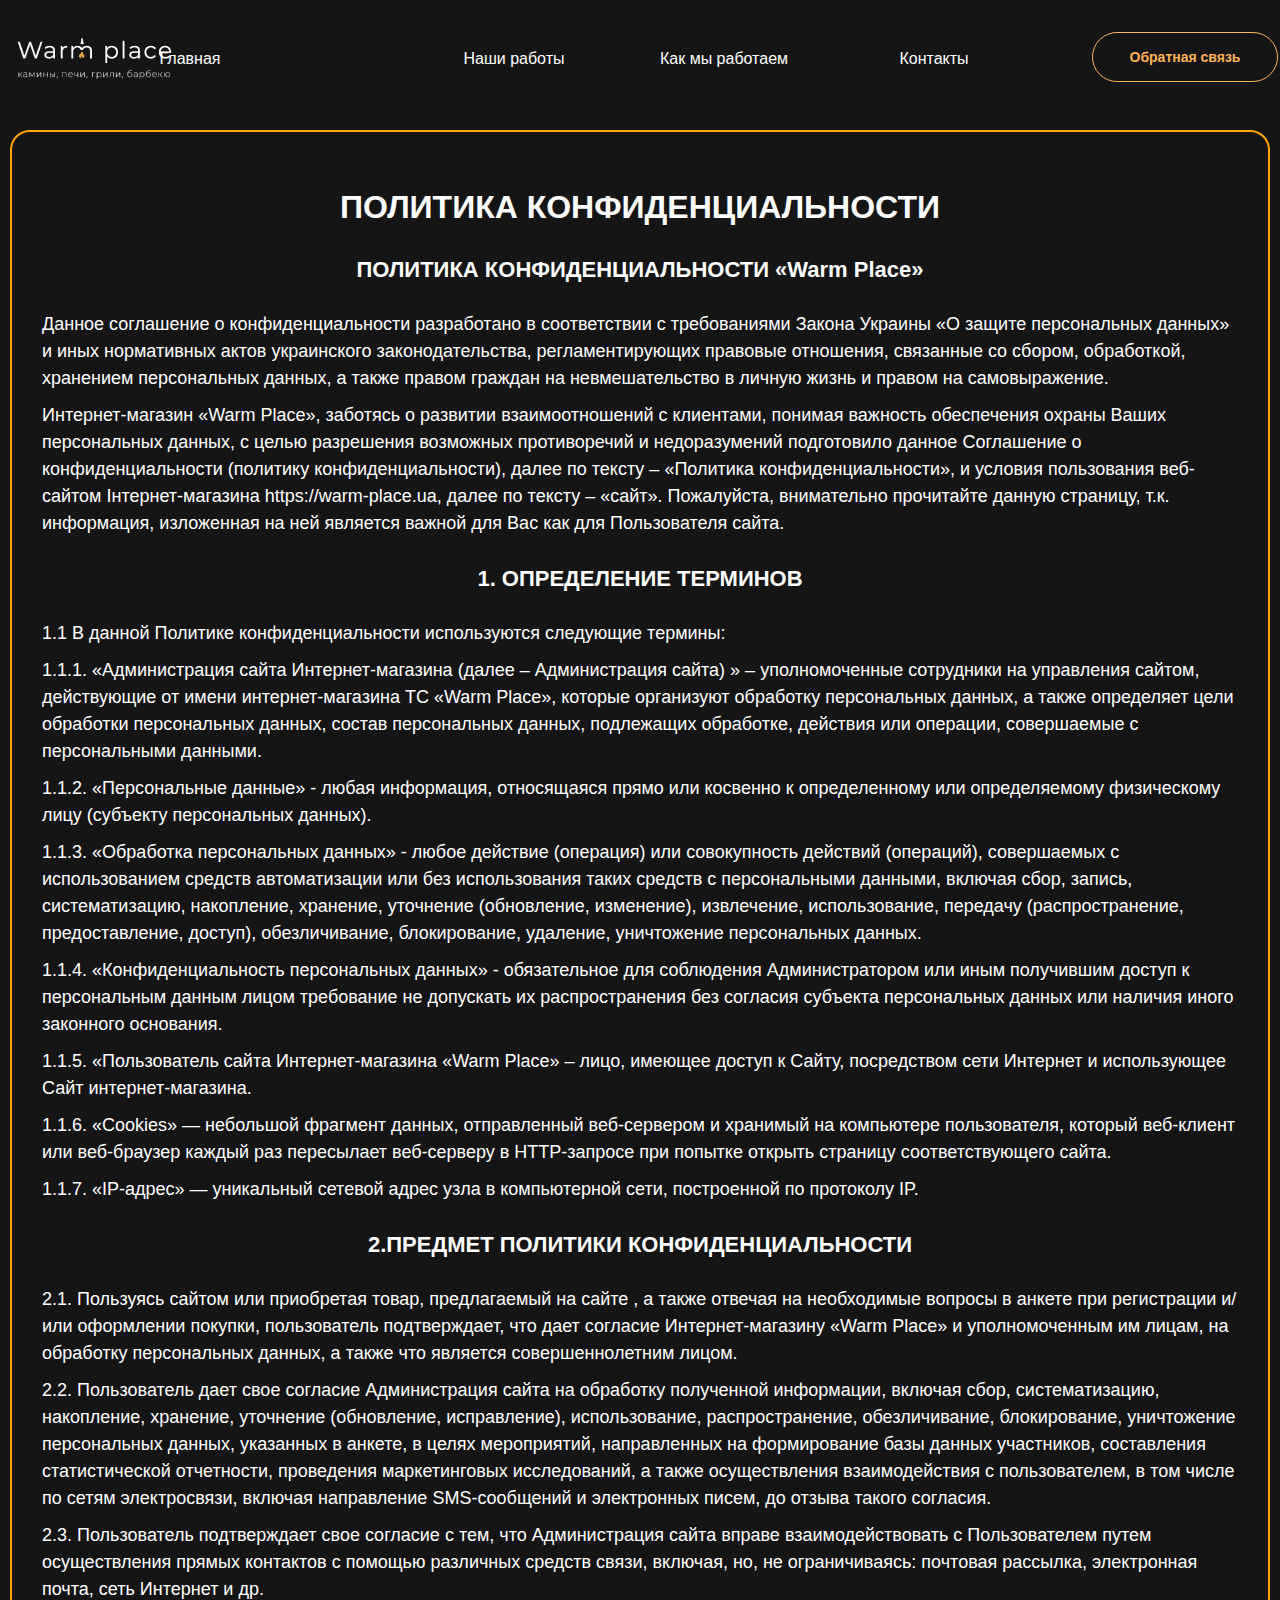
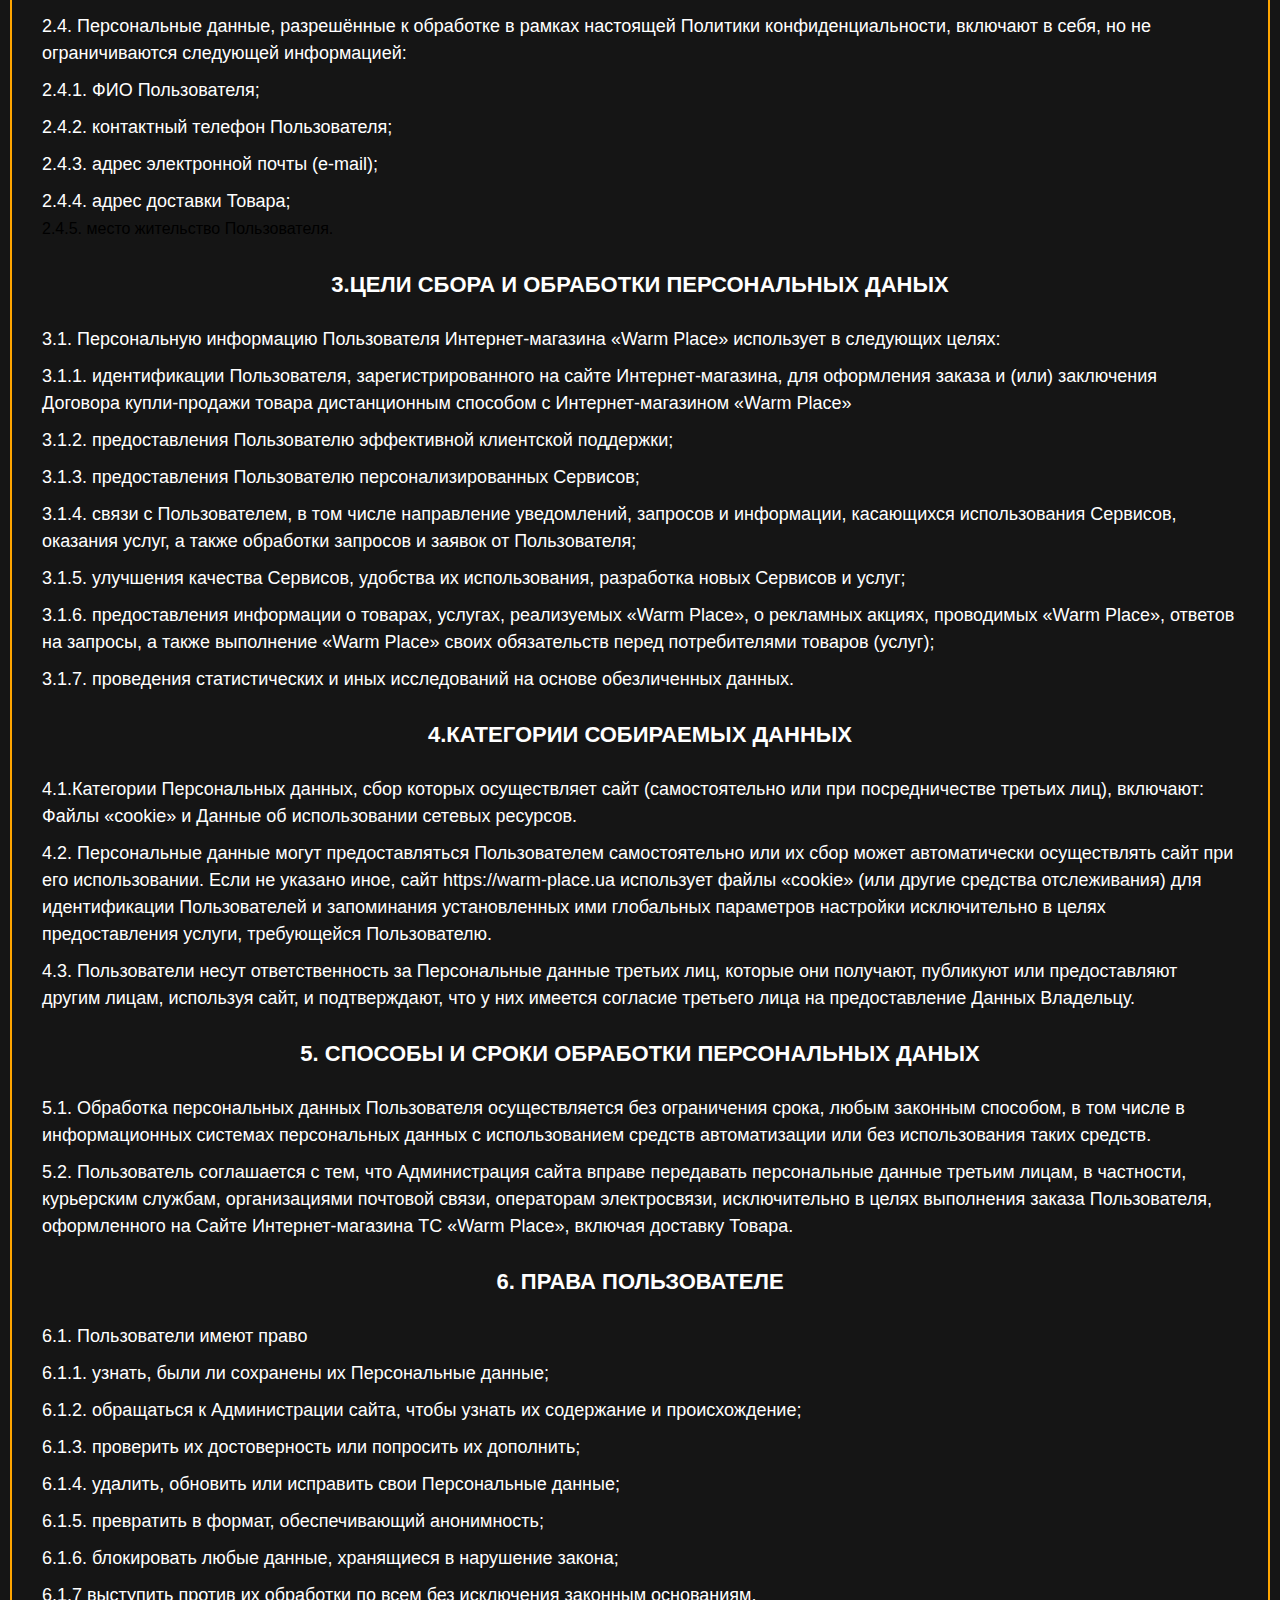
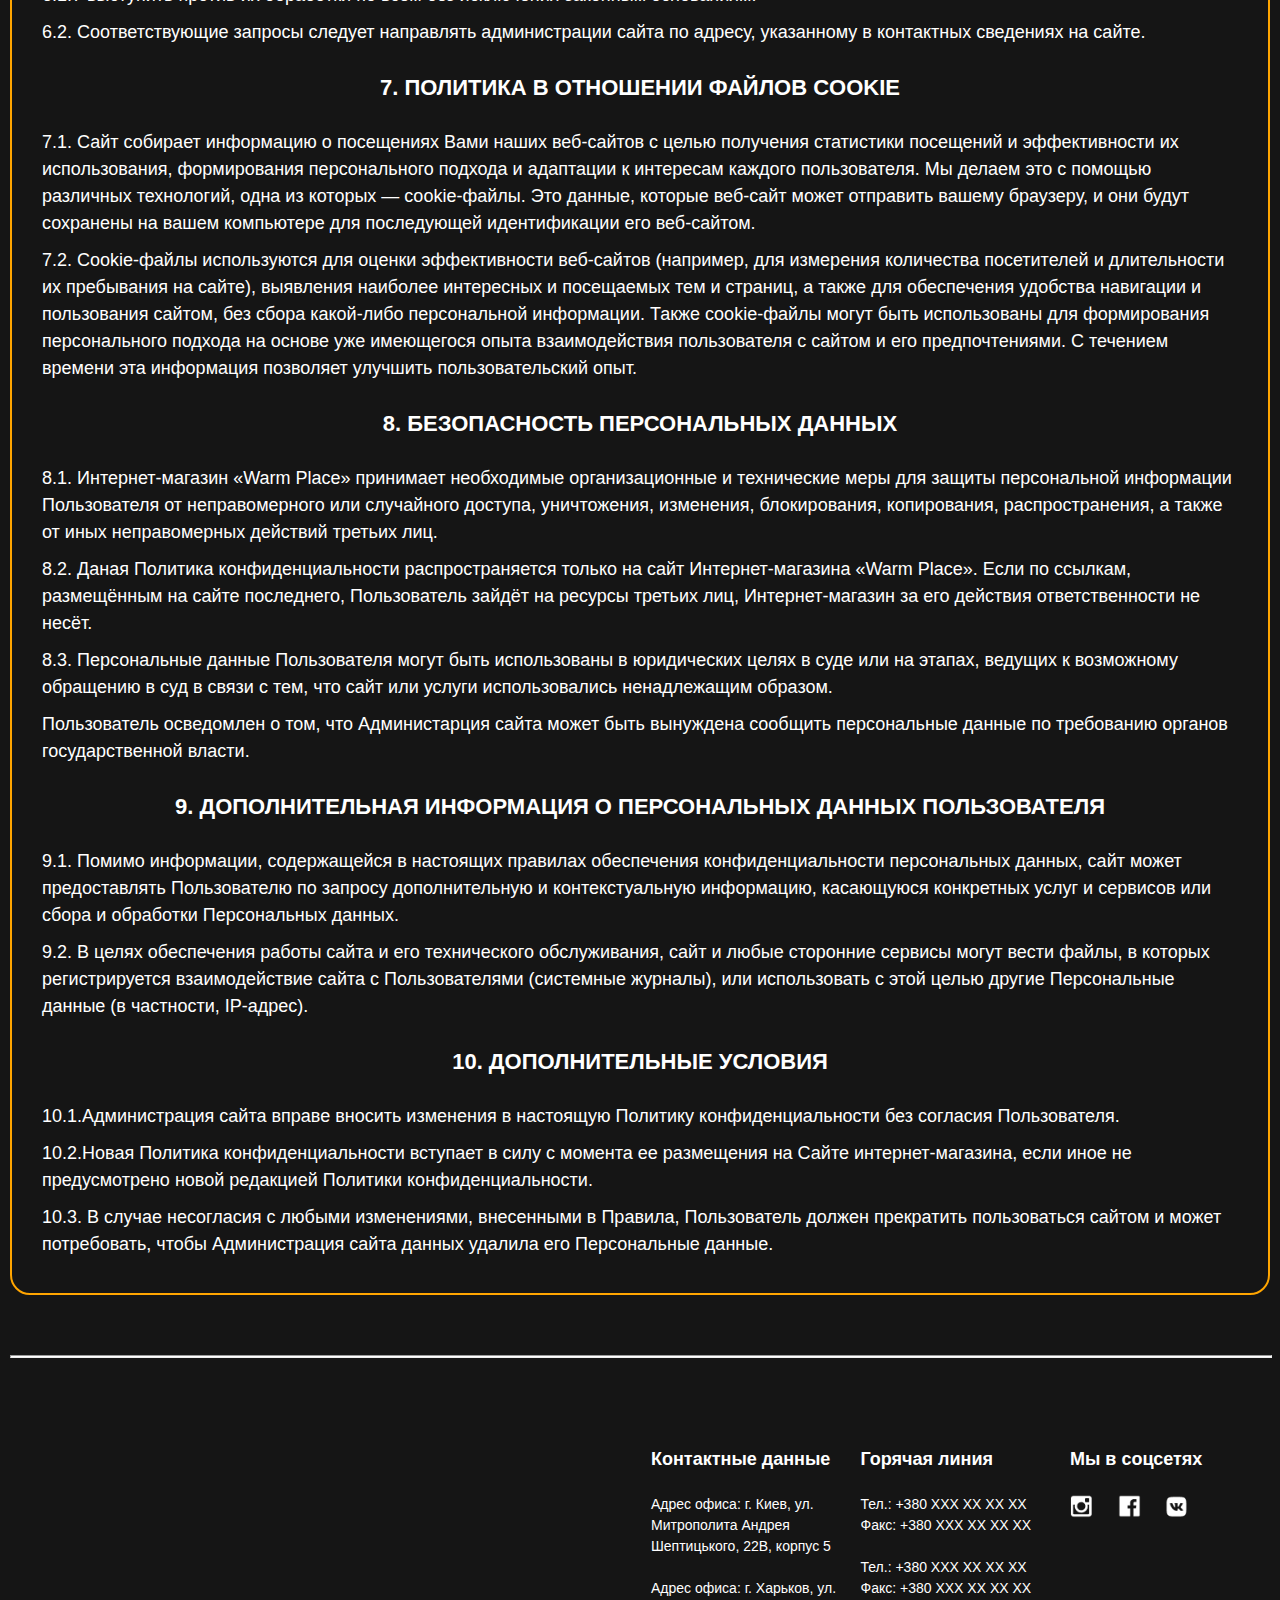
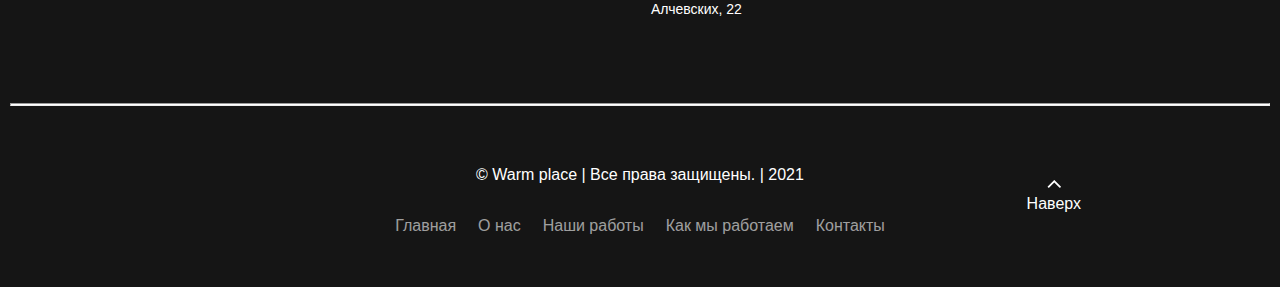
<file: Warm-place-2/privacy-policy.html>
<!DOCTYPE html>
<html lang="ru">

<head>
    <meta charset="UTF-8">
    <meta http-equiv="X-UA-Compatible" content="IE=edge">
    <meta name="viewport" content="width=device-width, initial-scale=1.0">
    <link rel="shortcut icon" href="image/favicon.ico" type="image/x-icon">
    <title>Warm place</title>
    <link rel="stylesheet" href="css/normalize.css">
    <link rel="stylesheet" href="css/style.css">
    <link rel="stylesheet" href="css/privacy-policy.css">
</head>

<body>
    <!-- HEADER -->
    <header class="container">
        <div class="header">
            <div class="header_body">
                <div class="header_burger">
                    <span></span>
                </div>
                <a class="header_logo" href="index.html#home"><img src="image/logo.png" alt="logo"></a>
                <nav class="header_menu">
                    <ul class="header_list">
                        <li class="header_list-home">
                            <a class="header_link" href="index.html#home">Главная</a>
                        </li>
                        <div>
                            <li>
                                <a class="header_link" href="index.html#our-work">Наши работы</a>
                            </li>
                            <li>
                                <a class="header_link" href="index.html#how-we-working">Как мы работаем</a>
                            </li>
                            <li>
                                <a class="header_link" href="#footer_contact">Контакты</a>
                            </li>
                        </div>
                        <li class="header_list-home-btn">
                            <a class="header_link header__btn" data-path="form-popup" href="#modals">Обратная связь</a>
                        </li>
                    </ul>
                </nav>
            </div>
        </div>
    </header>
    <!-- HEADER -->
    <main>
        <section class="container privacy-policy_container" id="privacy-policy">
            <div class="privacy-policy">
                <h1>ПОЛИТИКА КОНФИДЕНЦИАЛЬНОСТИ</h1>
                <h2>ПОЛИТИКА КОНФИДЕНЦИАЛЬНОСТИ «Warm Place»</h2>
                <p>
                    Данное соглашение о конфиденциальности разработано в соответствии с требованиями Закона Украины «О защите персональных данных» и иных нормативных актов украинского законодательства, регламентирующих правовые отношения, связанные со сбором, обработкой, хранением персональных данных, а также правом граждан на невмешательство в личную жизнь и правом на самовыражение.
                </p>
                <p>
                    Интернет-магазин «Warm Place», заботясь о развитии взаимоотношений с клиентами, понимая важность обеспечения охраны Ваших персональных данных, с целью разрешения возможных противоречий и недоразумений подготовило данное Соглашение о конфиденциальности (политику конфиденциальности), далее по тексту – «Политика конфиденциальности», и условия пользования веб-сайтом Інтернет-магазина https://warm-place.ua, далее по тексту – «сайт». Пожалуйста, внимательно прочитайте данную страницу, т.к. информация, изложенная на ней является важной для Вас как для Пользователя сайта.
                </p>
                <h2>1. ОПРЕДЕЛЕНИЕ ТЕРМИНОВ</h2>
                <p>
                    1.1 В данной Политике конфиденциальности используются следующие термины:
                </p>
                <p>
                    1.1.1. «Администрация сайта Интернет-магазина (далее – Администрация сайта) » – уполномоченные сотрудники на управления сайтом, действующие от имени интернет-магазина ТС «Warm Place», которые организуют обработку персональных данных, а также определяет цели обработки персональных данных, состав персональных данных, подлежащих обработке, действия или операции, совершаемые с персональными данными.</p>
                <p>
                    1.1.2. «Персональные данные» - любая информация, относящаяся прямо или косвенно к определенному или определяемому физическому лицу (субъекту персональных данных).
                </p>
                <p>
                    1.1.3. «Обработка персональных данных» - любое действие (операция) или совокупность действий (операций), совершаемых с использованием средств автоматизации или без использования таких средств с персональными данными, включая сбор, запись, систематизацию, накопление, хранение, уточнение (обновление, изменение), извлечение, использование, передачу (распространение, предоставление, доступ), обезличивание, блокирование, удаление, уничтожение персональных данных.
                </p>
                <p>
                    1.1.4. «Конфиденциальность персональных данных» - обязательное для соблюдения Администратором или иным получившим доступ к персональным данным лицом требование не допускать их распространения без согласия субъекта персональных данных или наличия иного законного основания.
                </p>
                <p>
                    1.1.5. «Пользователь сайта Интернет-магазина «Warm Place» – лицо, имеющее доступ к Сайту, посредством сети Интернет и использующее Сайт интернет-магазина.
                </p>
                <p>
                    1.1.6. «Cookies» — небольшой фрагмент данных, отправленный веб-сервером и хранимый на компьютере пользователя, который веб-клиент или веб-браузер каждый раз пересылает веб-серверу в HTTP-запросе при попытке открыть страницу соответствующего сайта.
                </p>
                <p>
                    1.1.7. «IP-адрес» — уникальный сетевой адрес узла в компьютерной сети, построенной по протоколу IP.
                </p>
                <h2>2.ПРЕДМЕТ ПОЛИТИКИ КОНФИДЕНЦИАЛЬНОСТИ</h2>
                <p>
                    2.1. Пользуясь сайтом или приобретая товар, предлагаемый на сайте , а также отвечая на необходимые вопросы в анкете при регистрации и/ или оформлении покупки, пользователь подтверждает, что дает согласие Интернет-магазину «Warm Place» и уполномоченным им лицам, на обработку персональных данных, а также что является совершеннолетним лицом.
                </p>
                <p>
                    2.2. Пользователь дает свое согласие Администрация сайта на обработку полученной информации, включая сбор, систематизацию, накопление, хранение, уточнение (обновление, исправление), использование, распространение, обезличивание, блокирование, уничтожение персональных данных, указанных в анкете, в целях мероприятий, направленных на формирование базы данных участников, составления статистической отчетности, проведения маркетинговых исследований, а также осуществления взаимодействия с пользователем, в том числе по сетям электросвязи, включая направление SMS-сообщений и электронных писем, до отзыва такого согласия.
                </p>
                <p>
                    2.3. Пользователь подтверждает свое согласие с тем, что Администрация сайта вправе взаимодействовать с Пользователем путем осуществления прямых контактов с помощью различных средств связи, включая, но, не ограничиваясь: почтовая рассылка, электронная почта, сеть Интернет и др.
                </p>
                <p>
                    2.4. Персональные данные, разрешённые к обработке в рамках настоящей Политики конфиденциальности, включают в себя, но не ограничиваются следующей информацией:
                </p>
                <p>
                    2.4.1. ФИО Пользователя;
                </p>
                <p>
                    2.4.2. контактный телефон Пользователя;
                </p>
                <p>
                    2.4.3. адрес электронной почты (e-mail);
                </p>
                <p>
                    2.4.4. адрес доставки Товара;
                </p>
                    2.4.5. место жительство Пользователя.
                </p>
                <h2>3.ЦЕЛИ СБОРА И ОБРАБОТКИ ПЕРСОНАЛЬНЫХ ДАНЫХ</h2>
                <p>
                    3.1. Персональную информацию Пользователя Интернет-магазина «Warm Place» использует в следующих целях:
                </p>
                <p>
                    3.1.1. идентификации Пользователя, зарегистрированного на сайте Интернет-магазина, для оформления заказа и (или) заключения Договора купли-продажи товара дистанционным способом с Интернет-магазином «Warm Place»
                </p>
                <p>
                    3.1.2. предоставления Пользователю эффективной клиентской поддержки;
                </p>
                <p>
                    3.1.3. предоставления Пользователю персонализированных Сервисов;
                </p>
                <p>
                    3.1.4. связи с Пользователем, в том числе направление уведомлений, запросов и информации, касающихся использования Сервисов, оказания услуг, а также обработки запросов и заявок от Пользователя;
                </p>
                <p>
                    3.1.5. улучшения качества Сервисов, удобства их использования, разработка новых Сервисов и услуг;
                </p>
                <p>
                    3.1.6. предоставления информации о товарах, услугах, реализуемых «Warm Place», о рекламных акциях, проводимых «Warm Place», ответов на запросы, а также выполнение «Warm Place» своих обязательств перед потребителями товаров (услуг);
                </p>
                <p>
                    3.1.7. проведения статистических и иных исследований на основе обезличенных данных.
                </p>
                <h2>4.КАТЕГОРИИ СОБИРАЕМЫХ ДАННЫХ</h2>
                <p>
                    4.1.Категории Персональных данных, сбор которых осуществляет сайт (самостоятельно или при посредничестве третьих лиц), включают: Файлы «cookie» и Данные об использовании сетевых ресурсов.
                </p>
                <p>
                    4.2. Персональные данные могут предоставляться Пользователем самостоятельно или их сбор может автоматически осуществлять сайт при его использовании.
                    Если не указано иное, сайт https://warm-place.ua использует файлы «cookie» (или другие средства отслеживания) для идентификации Пользователей и запоминания установленных ими глобальных параметров настройки исключительно в целях предоставления услуги, требующейся Пользователю.
                </p>
                <p>
                    4.3. Пользователи несут ответственность за Персональные данные третьих лиц, которые они получают, публикуют или предоставляют другим лицам, используя сайт, и подтверждают, что у них имеется согласие третьего лица на предоставление Данных Владельцу.     
                </p>
                <h2>5. СПОСОБЫ И СРОКИ ОБРАБОТКИ ПЕРСОНАЛЬНЫХ ДАНЫХ</h2>
                <p>
                    5.1. Обработка персональных данных Пользователя осуществляется без ограничения срока, любым законным способом, в том числе в информационных системах персональных данных с использованием средств автоматизации или без использования таких средств.
                </p>
                <p>
                    5.2. Пользователь соглашается с тем, что Администрация сайта вправе передавать персональные данные третьим лицам, в частности, курьерским службам, организациями почтовой связи, операторам электросвязи, исключительно в целях выполнения заказа Пользователя, оформленного на Сайте Интернет-магазина ТС «Warm Place», включая доставку Товара.
                </p>
                <h2>6. ПРАВА ПОЛЬЗОВАТЕЛЕ</h2>
                <p>
                    6.1. Пользователи имеют право
                </p>
                <p>
                    6.1.1. узнать, были ли сохранены их Персональные данные;
                </p>
                <p>
                    6.1.2. обращаться к Администрации сайта, чтобы узнать их содержание и происхождение;
                </p>
                <p>
                    6.1.3. проверить их достоверность или попросить их дополнить;
                </p>
                <p>
                    6.1.4. удалить, обновить или исправить свои Персональные данные;
                </p>
                <p>
                    6.1.5. превратить в формат, обеспечивающий анонимность;
                </p>
                <p>
                    6.1.6. блокировать любые данные, хранящиеся в нарушение закона;
                </p>
                <p>
                    6.1.7 выступить против их обработки по всем без исключения законным основаниям.
                </p>
                <p>
                    6.2. Соответствующие запросы следует направлять администрации сайта по адресу, указанному в контактных сведениях на сайте.
                </p>
                <h2>7. ПОЛИТИКА В ОТНОШЕНИИ ФАЙЛОВ COOKIE</h2>
                <p>
                    7.1. Сайт собирает информацию о посещениях Вами наших веб-сайтов с целью получения статистики посещений и эффективности их использования, формирования персонального подхода и адаптации к интересам каждого пользователя. Мы делаем это с помощью различных технологий, одна из которых — cookie-файлы. Это данные, которые веб-сайт может отправить вашему браузеру, и они будут сохранены на вашем компьютере для последующей идентификации его веб-сайтом.
                </p>
                <p>
                    7.2. Cookie-файлы используются для оценки эффективности веб-сайтов (например, для измерения количества посетителей и длительности их пребывания на сайте), выявления наиболее интересных и посещаемых тем и страниц, а также для обеспечения удобства навигации и пользования сайтом, без сбора какой-либо персональной информации. Также cookie-файлы могут быть использованы для формирования персонального подхода на основе уже имеющегося опыта взаимодействия пользователя с сайтом и его предпочтениями. С течением времени эта информация позволяет улучшить пользовательский опыт.
                </p>
                <h2>8. БЕЗОПАСНОСТЬ ПЕРСОНАЛЬНЫХ ДАННЫХ</h2>
                <p>
                    8.1. Интернет-магазин «Warm Place» принимает необходимые организационные и технические меры для защиты персональной информации Пользователя от неправомерного или случайного доступа, уничтожения, изменения, блокирования, копирования, распространения, а также от иных неправомерных действий третьих лиц.
                </p>
                <p>
                    8.2. Даная Политика конфиденциальности распространяется только на сайт Интернет-магазина «Warm Place». Если по ссылкам, размещённым на сайте последнего, Пользователь зайдёт на ресурсы третьих лиц, Интернет-магазин за его действия ответственности не несёт.
                </p>
                <p>
                    8.3. Персональные данные Пользователя могут быть использованы в юридических целях в суде или на этапах, ведущих к возможному обращению в суд в связи с тем, что сайт или услуги использовались ненадлежащим образом.
                </p>
                <p>
                    Пользователь осведомлен о том, что Администарция сайта может быть вынуждена сообщить персональные данные по требованию органов государственной власти.
                </p>
                <h2>9. ДОПОЛНИТЕЛЬНАЯ ИНФОРМАЦИЯ О ПЕРСОНАЛЬНЫХ ДАННЫХ ПОЛЬЗОВАТЕЛЯ</h2>
                <p>
                    9.1. Помимо информации, содержащейся в настоящих правилах обеспечения конфиденциальности персональных данных, сайт может предоставлять Пользователю по запросу дополнительную и контекстуальную информацию, касающуюся конкретных услуг и сервисов или сбора и обработки Персональных данных.
                </p>
                <p>
                    9.2. В целях обеспечения работы сайта и его технического обслуживания, сайт и любые сторонние сервисы могут вести файлы, в которых регистрируется взаимодействие сайта с Пользователями (системные журналы), или использовать с этой целью другие Персональные данные (в частности, IP-адрес).
                </p>
                <h2>10. ДОПОЛНИТЕЛЬНЫЕ УСЛОВИЯ</h2>
                <p>
                    10.1.Администрация сайта вправе вносить изменения в настоящую Политику конфиденциальности без согласия Пользователя.
                </p>
                <p>
                    10.2.Новая Политика конфиденциальности вступает в силу с момента ее размещения на Сайте интернет-магазина, если иное не предусмотрено новой редакцией Политики конфиденциальности.
                </p>
                <p>
                    10.3. В случае несогласия с любыми изменениями, внесенными в Правила, Пользователь должен прекратить пользоваться сайтом и может потребовать, чтобы Администрация сайта данных удалила его Персональные данные.
                </p>
            </div>
        </section>
    </main>
    <!-- FOOTER -->
    <footer class="container padding-box">
        <hr class="footer_line-top">
        <div class="footer" id="footer_contact">
            <div class="footer_map-contact">
                <iframe
                    src="https://www.google.com/maps/embed?pb=!1m18!1m12!1m3!1d805.8964520465603!2d30.594624845580334!3d50.45684014232548!2m3!1f0!2f0!3f0!3m2!1i1024!2i768!4f13.1!3m3!1m2!1s0x40d4cfe66d5ba871%3A0x15be8770b8f4bb8c!2z0YPQuy4g0JzQuNGC0YDQvtC_0L7Qu9C40YLQsCDQkNC90LTRgNC10Y8g0KjQtdC_0YLQuNGG0YzQutC-0LPQviwgMjLQkiwg0JrQuNC10LIsIDAyMDAw!5e0!3m2!1sru!2sua!4v1664120582458!5m2!1sru!2sua"
                    style="border:0;" allowfullscreen="" loading="lazy"
                    referrerpolicy="no-referrer-when-downgrade"></iframe>
                <div class="footer_contact-box">
                    <div class="footer_contact-info">
                        <h4>Контактные данные</h4>
                        <address>
                            <div>
                                Адрес офиса: г. Киев, ул. Митрополита Андрея Шептицького, 22В, корпус 5
                            </div>
                            <div>
                                Адрес офиса: г. Харьков, ул. Алчевских, 22
                            </div>
                        </address>
                    </div>
                    <div class="footer_contact-info">
                        <h4>Горячая линия</h4>
                        <div class="footer_contact-tel">
                            <div>
                                Тел.: <a href="tel:+380 XXX XX XX XX">+380 XXX XX XX XX</a>
                                Факс: <a href="tel:+380 XXX XX XX XX">+380 XXX XX XX XX</a>
                            </div>
                            <div>
                                Тел.: <a href="tel:+380 XXX XX XX XX">+380 XXX XX XX XX</a>
                                Факс: <a href="tel:+380 XXX XX XX XX">+380 XXX XX XX XX</a>
                            </div>
                        </div>
                    </div>
                    <div class="footer_contact-info social-network">
                        <h4>Мы в соцсетях</h4>
                        <div class="footer_social-network">
                            <a href="#"><img src="image/social-network/footer/insta.png" alt="instagram"></a>
                            <a href="#"><img src="image/social-network/footer/facebook.png" alt="facebook"></a>
                            <a href="#"><img src="image/social-network/footer/vk.png" alt="vk"></a>
                        </div>
                    </div>
                </div>
            </div>
            <hr class="footer_line-bottom">
            <div class="footer_nav">
                <a href="privacy-policy.html">© Warm place | Все права защищены. | 2021</a>
                <nav class="footer_menu footer_nav-privacy">
                    <ul>
                        <li><a href="index.html#home">Главная</a></li>
                        <li><a href="index.html#about-us">О нас</a></li>
                        <li><a href="index.html#our-work">Наши работы</a></li>
                        <li><a href="index.html#how-we-working">Как мы работаем</a></li>
                        <li><a href="#footer_contact">Контакты</a></li>
                    </ul>
                </nav>
                <a href="#privacy-policy" class="footer_btn-up">
                    <div></div>
                    <div>Наверх</div>
                </a>
            </div>
        </div>
    </footer>
    <!-- FOOTER -->

    <!-- MODAL-WINDOW -->
    <div class="modals">
        <div class="modal-overlay">
            <form class="modal modal_privacy-policy modal--1" data-target="form-popup">
                <h3>Понравился товар, оставте свои данные для связи нашего менеджера с вами.</h3>
                <div class="modal-contact">
                    <input type="text" required placeholder="ФИО">
                    <input type="number" required placeholder="Номер телефона">
                    <input type="email" placeholder="E-mail">
                    <button class="modal-btn" type="submit">Отправить</button>
                </div>
            </form>
        </div>
    </div>
    <!-- MODAL-WINDOW -->

    <script src="js/jquery-3.6.1.min.js"></script>
    <script src="js/bootstrap.bundle.min.js"></script>
    <script src="js/slick.min.js"></script>
    <script src="js/script.js"></script>
</body>
</html>
</file>
<file: css/style.css>
* {
    padding: 0;
    margin: 0;
    box-sizing: border-box;
}

@font-face {
    font-family: "Roboto", sans-serif; 
    src: url("fonts/Roboto-Regular.ttf") format("truetype");  
    }

.section {
    max-width: 1200px;
    width: 100%;
    margin: auto;
}

li {
    list-style: none;
}

.section-page {
    display: flex;
    flex-wrap: wrap;
    justify-content: center;
    flex-direction: row;
    margin: 45px;
    box-shadow: 0px 0px 5px 1px rgb(60, 54, 54);
    font-family: "Roboto", sans-serif;
}

.section-left {
    background-color: #4080b2;
    padding: 40px;
    max-width: 380px;
}

.section-left_photo {
    max-width: 300px;
    width: 100%;
    border-radius: 40px;
}

.section-left h3 {
    font-size: 22px;
    text-align: center;
    margin: 20px 0;
}

.section-left li {
    font-size: 18px;
    line-height: 1.5;
}

.section-left_personal-data li {
    display: flex;
    align-items: center;
    justify-content: flex-end;
}

.section-left_personal-data a {
    text-decoration: none;
    color: black;
    padding-left: 7px;
}

.section-left_personal-skills li {
    list-style: disc;
    line-height: 1.8;
}

.section-left_icons {
    display: flex;
    align-items: center;
}

.section-left .section-left_icons img {
    margin-right: 15px;
}

.section-right {
    padding: 40px 60px;
    max-width: 730px;
    background-color: #fdfcb8;
}

.section-right h1 {
    font-size: 40px;
}

.section-right_text p,
.section-right_push p,
.section-right_skills-basic li {
    line-height: 1.2;
}

.section-right_text p:nth-child(1),
.section-right_text p:nth-child(2),
.section-right h3,
.section-right_education div,
.section-right_courses div,
.section-right_english p,
.section-right_work ul:nth-child(2),
.section-right_skills-basic,
.section-right_push p:nth-child(1) {
    padding-top: 20px; 
}

.section-right_text p:nth-child(1) {
    font-size: 20px;
}

.section-right_text p:nth-child(2),
.section-right_text p:nth-child(3),
.section-right_text p:nth-child(4),
.section-right_education div,
.section-right_courses div,
.section-right_english p,
.section-right_work ul li,
.section-right_skills-basic,
.section-right_push p {
    font-size: 18px;
}

.section-right h3 {
    font-size: 22px;
}

.section-right_education div,
.section-right_courses div {
    display: flex;
    align-items: center;
    flex-wrap: wrap;
}

.section-right_education div p:nth-child(2),
.section-right_courses div p:nth-child(2),
.section-right_courses div a {
    max-width: 385px;
    width: 100%;
    margin-left: 60px;
}

.section-right_courses div a {
    display: flex;
    align-items: center;
    color: black;
}

.section-right_courses .section-right_certificate {
    margin-left: 10px !important;
}

.section-right_skills-basic ul li:nth-child(1) {
    margin-top: 15px;
}

.section-right_skills-basic ul {
    margin-left: 180px;
}

.section-right_skills-basic li {
    list-style: disc;
}

.section-right_library {
    margin-left: 120px !important;
}

.section-right_library li {
    list-style: circle;
} 

.section-right_work-project {
    margin: 20px 0;
    display: flex;
    flex-wrap: wrap;
}

.section-right_work-project li {
    padding: 0 10px;
    margin: 20px auto;
}

.section-right_work-project li a {
    padding: 15px 18px;
    background-color: #01996d;
    border-radius: 10px;
    text-decoration: none;
    color: white;
    transition: all 0.3s;
}

.section-right_work-project li a:hover {
    box-shadow: 0px 0px 5px 2px #01996d;
}

.section-right_work-project .project_warm-place {
    background-color: #FCB357;
}

.section-right_work-project .project_warm-place:hover {
    box-shadow: 0px 0px 5px 2px #FCB357;
}

.section-right_work-project .project_master-tao {
    background-color: #282B38;
}

.section-right_work-project .project_master-tao:hover {
    box-shadow: 0px 0px 5px 2px #282B38;; 
}
.section-right_work-project .project_velocity {
    background-color: #0082F3;
}

.section-right_work-project .project_velocity:hover {
    box-shadow: 0px 0px 5px 2px #0082F3;
}


@media only screen and (max-width: 1199px) {
    .section-page {
        background-color: #4080b2;
    }

    .section-left {
        max-width: 650px;
        width: 100%;
    }

    .section-left .section-left_photo {
        display: block;
        margin: auto;
        width: 100%;
    }

    .section-left_info {
        display: flex;
        justify-content: space-between;
    }

    .section-left_info-block {
        max-width: 250px;
        width: 100%;
    }

    .section-right {
        max-width: 100%;
    }
}

@media only screen and (max-width: 768px) {
    .section-left_info {
        flex-wrap: wrap;
    }

    .section-left {
         padding: 40px 60px;
    }

    .section-left_info-block {
        max-width: 100%;
    }
}

@media only screen and (max-width: 575px) {
    .section-page {
        margin: 10px;
    }

    .section-right h1 {
        font-size: 30px;
    }

    .section-right_skills-basic ul,
    .section-right_courses div p:nth-child(2),
    .section-right_courses div a {
        margin-left: 0; 
    }

    .ection-right_courses {
        margin-top: 15px;
    }

    .section-left,
    .section-right {
        padding: 40px 25px;
    }
    
}
</file>
<file: Alivio-1/css/style.css>
* {
    padding: 0;
    margin: 0;
    box-sizing: border-box;
}

:root {
    --color-header: #01996D;
    --color-btn: #01996D;
    --color-btn_active: #89c1ae;
    --color-btn_heder: #FFFFFF;
    --color-font: #000000;
}

@font-face {
    font-family: 'Lato', sans-serif;
    src: url("/fonts/Lato.ttf") format("truetype");
}

@font-face {
    font-family: 'Georgia', sans-serif;
    src: url("/fonts/Georgia.woff") format("woff");
}

@font-face {
    font-family: 'Avenir', sans-serif;
    src: url("/fonts/Avenir.woff") format("woff");
}

.container {
    max-width: 1920px;
    margin: 0 auto;
    padding: 0 10px;
}

/* HEADER */
.header {
    position: fixed;
    width: 100%;
    top: 0;
    left: 0;
    z-index: 50;
}

.header_box {
    max-width: 1508px;
    margin: 0 auto;
    padding: 0 10px;
}

.header::before {
    content: '';
    position: absolute;
    top: 0;
    left: 0;
    width: 100%;
    height: 100%;
    background-color: var(--color-btn_heder);
    z-index: 2;
}

.header_body {
    position: relative;
    display: flex;
    justify-content: space-between;
    height: 80px;
    align-items: center;
}

.header_logo {
    flex: 0 0 60px;
    overflow: hidden;
    position: relative;
    z-index: 3;
}

.header_logo img {
    max-width: 100%;
    display: block;
}

.header_menu {
    display: flex;
    justify-content: flex-end;
    flex-wrap: wrap;
}

.header_burger {
    display: none;
}

.header_list {
    display: flex;
    position: relative;
    z-index: 2;
}

.header_link,
.header_sign-btn,
.header_start-btn {
    font-family: 'Lato', sans-serif;
    font-weight: 500;
    font-size: 20px;
    line-height: 1.2;
    color: #292929;
    text-decoration: none;
}

.header_link:hover,
.header_sign-btn:hover {
    color: var(--color-btn);
}

.header_list {
    list-style: none;
    display: flex;
    align-items: center;
    flex-wrap: wrap;
    justify-content: center;
}

.header_list li {
    margin-right: 72px;
}

.header_list li:nth-child(4) {
    margin-right: 211px;
}

.header_list li:nth-child(5),
.header_list li:nth-child(6) {
    margin-right: 0;
}

.header_sign-start {
    z-index: 2;
}

.header_sign-btn {
    font-weight: 400;
}

.header_start-btn {
    background-color: var(--color-btn);
    padding: 13px 50px;
    font-weight: 400;
    line-height: 1.25;
    color: var(--color-btn_heder);
    border-radius: 4px;
    margin-left: 35px;
}

.header_start-btn:hover {
    box-shadow: 0 0 12px 3px #01996D;
}

.header_start-btn:active {
    color: var(--color-btn);
    background-color: var(--color-btn_active)
}
/* HEADER */

/* SECTION - 1 */
.fist-section_slider {
    margin-top: 65px;
}

.slick-initialized .slider_item {
    position: absolute;
    display: flex;
    flex-wrap: wrap;
    justify-content: center;
}

.fist-section_slider .slick-slider {
    height: 700px !important;
    height: 100%;
    display: block;
}

.fist-section_info {
    position: relative;
    bottom: 555px;
    right: 424px;
}

.slider_info {
    bottom: 577px;
}

.slider_item img {
    max-width: 1539px;
    position: relative;
}

.slider_item .slider_item-img {
    width: 1508px;
    padding: 18px 12px 0 11px;
    height: 590px;
    border-radius: 35px;
}

.slider_item-image {
    height: 941px;
}

.slick-slider_title {
    font-family: 'Georgia', sans-serif;
    font-weight: 700;
    font-size: 65px;
    line-height: 1.1;
    color: var(--color-header);
    max-width: 440px;
}

.slick-slider_text {
    font-family: 'Lato', sans-serif;
    font-weight: 400;
    font-size: 20px;
    line-height: 1.55;
    color: var(--color-header);
    max-width: 413px;
    margin-top: 30px;
    margin-bottom: 18px;
}

.slick-btn {
    margin-left: 0;
}

.slick-next,
.slick-prev {
    opacity: 0;
}

.slick-dots {
    position: absolute;
    transform: translate(-50%);
    left: 50%;
    display: flex;
    bottom: 39%;
    list-style: none;
}

.slick-dots li button {
    font-size: 0px;
    width: 10px;
    height: 10px;
    border-radius: 100%;
    border: none;
    background-color: var(--color-btn);
    margin-right: 3px;
    cursor: pointer;
}

.slick-dots .slick-active button {
    width: 15px;
    height: 15px;
    background-color: #245852;
    ;
}
/* SECTION - 1 */

/* SECTION - 2 */
.second-section {
    margin-bottom: 51px;
    margin-top: -280px;
}

.second-section-work,
.second-section-info {
    display: flex;
    justify-content: space-around;
    flex-wrap: wrap;
}

.second-section-box,
.second-section-block2 {
    position: relative;
}

.second-section-title h2,
.second-section-work p,
.second-section-block1 p,
.second-section-block2 p,
.second-section-block3 p,
.four-section-box p,
.four-section-box h2 {
    font-family: 'Lato', sans-serif;
    font-weight: 500;
    font-size: 20px;
    line-height: 1.5;
    color: #424242;
}

.second-section-title h2,
.four-section-box h2 {
    font-weight: 600;
    font-size: 24px;
}

.second-section-work p {
    max-width: 671px;
    padding-top: 55px;
}

.second-section-title h3,
.four-section-box h3 {
    font-family: 'Georgia', sans-serif;
    font-weight: 700;
    font-size: 50px;
    line-height: 1.57;
    color: var(--color-header);
}

.second-section-title h2,
.second-section-title h3 {
    max-width: 584px;
}

.second-section-block1 {
    padding-top: 187px;
}

.second-section-block2 {
    padding-top: 474px;
}

.second-section-block3 {
    padding-top: 241px;
}

.second-section-block1,
.second-section-block2 {
    max-width: 404px;
}

.second-section-block3 {
    max-width: 424px;
}

.second-section-block1 p,
.second-section-block2 p {
    padding-top: 55px;
}

.second-section-block3 p:nth-child(2) {
    padding-top: 46px;
}

.second-section-block1 h2,
.second-section-block2 h2,
.second-section-block3 h2 {
    font-family: 'Georgia';
    font-weight: 700;
    font-size: 30px;
    line-height: 1.5;
    text-align: center;
    color: var(--color-font);
}

.second-section-block1 img {
    padding-top: 60px;
}

.second-section-block2 img {
    padding-top: 37px;
}

.second-section-block3 img {
    padding-top: 48px;
}

.second-section-info {
    position: relative;
    display: flex;
    flex-wrap: wrap;
    justify-content: space-evenly
}

.second-section-block1 h2::before {
    content: '01';
    top: 51px;
    left: 10%;
}

.second-section-block2 h2::before {
    content: '02';
    top: 341px;
    transform: translateX(-45%);
}

.second-section-block3 h2::before {
    content: '03';
    top: -117px;
    right: 202px;
}

.second-section-block1 h2::before,
.second-section-block2 h2::before,
.second-section-block3 h2::before {
    font-family: 'Georgia';
    font-weight: 400;
    font-size: 150px;
    line-height: 1.5;
    color: rgba(1, 153, 109, 0.2);
    position: absolute;
}
/* SECTION - 2 */

/* SECTION - 3 */
.third-section {
    min-height: 922px;
    background-color: #245852;
    width: 100%;
}

.third-section-info {
    display: flex;
    justify-content: space-evenly;
    flex-wrap: wrap;
}

.third-section-text {
    padding-top: 310px;
    max-width: 601px;
}

.third-section-info a {
    margin-top: 229px;
}

.third-section-info a img {
    max-width: 896px;
    width: 100%;
}

.third-section-info a img:hover {
    box-shadow: 0 0 12px 3px #01996D;
    border-radius: 15px;
}

.third-section-text h2 {
    font-family: 'Georgia', sans-serif;
    font-weight: 700;
    font-size: 50px;
    line-height: 1.57;
    color: var(--color-btn_heder);
}

.third-section-text p {
    font-family: 'Lato', sans-serif;
    font-weight: 600;
    font-size: 25px;
    line-height: 1.57;
    color: var(--color-btn_heder);
    margin-top: 33px;
    margin-bottom: 57px;
}

.third-section-btn {
    margin-left: 0;
    margin-top: 57px;
}
/* SECTION - 3 */

/* SECTION - 4 */
.four-section {
    display: flex;
    flex-wrap: wrap;
    justify-content: center;
    position: relative;
}

.four-section-info img {
    width: 57px;
    margin-top: 14px;
}

.four-section-img {
    border-radius: 18px;
    text-align: center;
    max-width: 638px;
    width: 100%;
    background-color: rgba(1, 153, 109, 0.2);
    margin-top: 120px;
    margin-bottom: 243px;
}

.four-section-box {
    margin-left: 87px;
    padding-bottom: 20px;
}

.four-section-box h2 {
    font-size: 25px;
    padding-top: 120px;
}

.four-section-box h3 {
    max-width: 584px;
    padding-top: 10px;
}

.four-section-box p {
    line-height: 1.55;
    max-width: 530px;
    margin-top: 20px;
    margin-bottom: 40px;
}

.four-section-btn {
    margin-left: 0;
}

.four-section-block {
    width: 100%;
    max-width: 636px;
}

.four-section-info {
    position: absolute;
    display: flex;
    flex-direction: column;
    flex-wrap: wrap;
    align-items: center;
    top: 474px;
    transform: translateX(-19%);
    max-width: 294px;
    height: 294px;
    width: 100%;
    border-radius: 4px;
    background-color: var(--color-btn_heder);
    box-shadow: -1px 2px 3px 0px rgb(143, 142, 142);
}

.four-section-info h3,
.four-section-info div,
.four-section-info li {
    font-family: 'Lato', sans-serif;
    font-weight: 400;
    font-size: 11px;
    line-height: 1.57;
    color: var(--color-font);
}

.four-section-info h3 {
    font-weight: 600;
    font-size: 14px;
    padding-top: 23px;
    padding-bottom: 8px;
    border-bottom: 1px solid #000000;
}

.four-section-info div {
    font-size: 12px;
    margin-top: 10px;
}

.four-section-info h4 {
    font-family: 'Georgia', sans-serif;
    font-weight: 700;
    font-size: 16px;
    line-height: 1.57;
    color: var(--color-font);
    margin-top: 20px;
}

.four-section-info li {
    margin-top: 16px;
}
/* SECTION - 4 */

/* SECTION - 5 */
.five-section {
    background-color: rgba(36, 88, 82, 1);
}

.five-section_menu ul {
    padding: 95px 0 144px 0;
}

.five-section_menu ul li {
    padding-top: 60px;
    list-style: none;
    padding-left: 40px;
}

.five-section ul li a {
    font-family: 'Lato', sans-serif;
    font-weight: 600;
    font-size: 25px;
    line-height: 1.2;
    color: var(--color-btn_heder);
    text-decoration: none;
}

.five-section_menu .five-section_nav {
    font-family: 'Avenir', sans-serif;
    font-weight: 900;
    font-size: 40px;
    line-height: 1.38;
    color: var(--color-btn_heder);
}

.five-section ul li a:hover {
    text-decoration: underline;
}

.sign-btn {
    display: none;
}
/* SECTION - 5 */

/* SIGN IN */
.popup {
    position: fixed;
    width: 100%;
    height: 100%;
    background-color: rgba(0, 0, 0, 0.8);
    top: 0;
    left: 0;
    opacity: 0;
    visibility: hidden;
    transition: all 0.8s ease 0s;
    z-index: 1;
}

.popup:target {
    opacity: 1;
    visibility: visible;
}

.popup:target .popup_content {
    transform: translate(0px, 0px);
    opacity: 1;
}

.popup_area {
    position: absolute;
    width: 100%;
    height: 100%;
    top: 0;
    left: 0;
}

.popup_body {
    min-height: 100%;
    display: flex;
    align-items: center;
    justify-content: center;
    padding: 30px 10px;
}

.popup_content {
    background-color: #fff;
    color: #000000;
    max-width: 400px;
    width: 100%;
    padding: 30px;
    position: relative;
    opacity: 0;
    transition: all 0.8s ease 0s;
    transform: translate(0px, -100%);
    text-align: center;
    border-radius: 30px;
}

.popup_close {
    position: absolute;
    right: 15px;
    top: 10px;
    font-size: 20px;
    text-decoration: none;
    font-family: sans-serif;
    cursor: pointer;
    color: var(--color-btn);
}

.popup_title {
    font-family: 'Georgia', sans-serif;
    font-size: 50px;
    margin: 0 0 20px 0;
    color: var(--color-btn);
}

.popup_form {
    display: flex;
    justify-content: center;
    align-items: center;
    flex-direction: column;
}

.popup_form label,
.popup_form button {
    font-family: 'Lato', sans-serif;
    font-size: 20px;
    color: var(--color-btn);
    padding-top: 20px;
}

.popup_form input,
.popup_form button {
    width: 280px;
    height: 40px;
    border: 2px solid #01996D;
    font-size: 20px;
    color: var(--color-btn);
    border-radius: 20px;
    text-align: center;
}

.popup_form button {
    margin-top: 35px;
    color: var(--color-btn_heder);
    background-color: var(--color-btn);
    padding-top: 0;
    cursor: pointer;
}

.popup_form button:hover {
    box-shadow: 0 0 12px 3px #01996D;
}
/* SIGN IN */

/* ARROW-UP */
.arrow {
    position: fixed;
    bottom: 15px;
    right: 15px;
}

.arrow img {
    width: 50px;
    height: 50px;
}
/* ARROW-UP */

@media only screen and (max-width: 1199px) {
    /* HEADER */
    .header_list li {
        margin-right: 40px;
    }
    /* HEADER */

    /* SECTION - 1 */
    .fist-section_info {
        right: 320px;
    }

    .slider_info {
        bottom: 577px;
    }
    /* SECTION - 1 */

    /* SECTION - 2 */
    .second-section-work p {
        max-width: 500px;
    }

    .second-section-block1,
    .second-section-block2,
    .second-section-block3 {
        max-width: 350px;
    }

    .second-section-block1 {
        padding-top: 100px;
    }

    .second-section-block2 {
        padding-top: 240px;
    }

    .second-section-block3 {
        padding-top: 129px;
    }

    .second-section-info img {
        max-width: 95%;
    }

    .second-section-block1 h2::before {
        top: -32px;
        left: 2%;
    }

    .second-section-block2 h2::before {
        top: 108px;
        transform: translateX(-28%);
    }

    .second-section-block3 h2::before {
        top: -130px;
        right: 178px;
    }

    .second-section-block1 p,
    .second-section-block2 p,
    .second-section-block3 p:nth-child(2) {
        padding-top: 15px;
    }

    .second-section-block1 img,
    .second-section-block2 img,
    .second-section-block3 img {
        padding-top: 25px;
    }
    /* SECTION - 2 */

    /* SECTION - 3 */
    .third-section {
        min-height: 700px;
    }

    .third-section-text {
        padding-top: 160px;
        max-width: 460px;
    }

    .third-section-text h2 {
        font-size: 36px;
    }

    .third-section-info a {
        margin-top: 145px;
    }

    .third-section-info a img {
        max-width: 705px;
    }
    /* SECTION - 3 */

    /* SECTION - 4 */
    .four-section-block {
        max-width: 410px;
    }

    .four-section-img {
        margin-bottom: 175px;
    }

    .four-section-box {
        margin-left: 50px;
    }
    /* SECTION - 4 */

    /* SECTION - 5 */
    .five-section_menu ul {
        padding: 40px 0 90px 0;
    }

    .five-section_menu ul li {
        padding: 50px 0 0 85px;
    }
    /* SECTION - 5 */

    /* BTN_ARROW-UP */
    .arrow {
        right: 6px;
        bottom: 6px;
    }
    /* BTN_ARROW-UP */
}

@media only screen and (max-width: 1024px) {
    /* HEADER */
    .header_list li:nth-child(4) {
        margin-right: 90px;
    }
    /* HEADER */

    /* SECTION - 1 */
    .fist-section_info {
        right: 133px;
    }

    .slider_info {
        bottom: 577px;
    }
    /* SECTION - 1 */

    /* SECTION - 2 */
    .second-section-title h2,
    .second-section-title h3 {
        max-width: 450px;
    }

    .second-section-title h3 {
        font-size: 38px;
    }

    .second-section-work p {
        padding-top: 25px;
    }

    .second-section-block1 h2::before {
        left: 8%;
    }

    .second-section-block2 {
        padding-top: 410px;
    }

    .second-section-block2 h2::before {
        top: 279px;
    }

    .second-section-block3 {
        padding-top: 0px;
        margin-bottom: 90px;
    }

    .second-section-block3 h2::before {
        top: -131px;
        right: 175px;
    }

    .second-section {
        margin-bottom: -60px;
    }
    /* SECTION - 2 */

    /* SECTION - 3 */
    .third-section-text {
        padding-top: 50px;
        max-width: 692px;
        text-align: center;
    }

    .third-section-text p {
        margin-top: 10px;
        margin-bottom: 30px;
    }

    .third-section-info a {
        margin-top: 65px;
    }
    /* SECTION - 3 */

    /* SECTION - 4 */
    .four-section {
        flex-direction: column-reverse;
        position: relative;
    }

    .four-section-box {
        margin-bottom: 60px;
    }

    .four-section-box h2 {
        padding-top: 50px;
    }

    .four-section-box h3 {
        font-size: 45px;
    }

    .four-section-box p {
        margin-top: 10px;
        margin-bottom: 25px;
    }

    .four-section-info {
        position: relative;
        top: 85px;
        transform: translateX(30%);
        box-shadow: 0px 0px 5px 3px rgb(143 142 142);
    }

    .four-section-img {
        margin: -392px 0 50px 321px;
    }

    .four-section-img img {
        width: 100%;
    }
    /* SECTION - 4 */

    /* SECTION - 5 */
    .five-section_menu ul {
        display: flex;
        flex-wrap: wrap;
        align-items: center;
    }

    .five-section_menu ul {
        padding: 40px 0 40px 0;
    }

    .five-section_menu ul li {
        padding: 0px 0 0 75px;
    }
    /* SECTION - 5 */

    /* SIGN UP */
    .popup_content {
        max-width: 350px;
        padding: 15px;
    }

    .popup_title {
        font-size: 40px;
        margin: 0 0 0 0;
    }

    .popup_form button {
        margin-top: 20px;
    }
    /* SIGN UP */
}

@media only screen and (max-width: 767px) {
    /* HEADER */
    body.lock {
        overflow: hidden;
    }

    .header_body {
        height: 50px;
        display: flex;
        flex-direction: row-reverse;
    }

    .header_logo {
        flex: 0 0 40px;
    }

    .header_burger {
        display: block;
        width: 30px;
        height: 20px;
        position: relative;
        z-index: 3;
    }

    .header_burger span {
        position: absolute;
        background-color: var(--color-btn);
        left: 0;
        width: 100%;
        height: 2px;
        top: 9px;
        transition: all 0.3s ease 0s;
    }

    .header_burger::before,
    .header_burger::after {
        content: '';
        background-color: var(--color-btn);
        position: absolute;
        width: 100%;
        height: 2px;
        left: 0;
        transition: all 0.3s ease 0s;
    }

    .header_burger::before {
        top: 0;

    }

    .header_burger::after {
        bottom: 0;
    }

    .header_burger .active span {
        transform: scale(0);
    }

    .header_burger .active::before {
        transform: rotate(45deg);
        top: 9;
    }

    .header_burger .active::after {
        transform: rotate(-45deg);
        bottom: 9;
    }

    .header_menu {
        position: fixed;
        top: -100%;
        left: 0;
        width: 100%;
        height: 100%;
        overflow: auto;
        background-color: #245852;
        padding: 78px 10px 20px 10px;
        transition: all 0.3s ease 0s;
    }

    .header_menu.active {
        top: 0;
        display: flex;
        justify-content: center;
    }

    .header_list {
        display: block;
        width: 120px;

    }

    .header_list li {
        margin: 0 0 20px 0;
    }

    .header_sign-start {
        display: flex;
        flex-direction: column;
        align-items: flex-start;
    }

    .header_start-btn {
        background-color: transparent;
        padding: 0;
        margin: 0;
    }

    .header_menu .header_link,
    .header_sign-btn,
    .header_start-btn {
        font-size: 20px;
        color: var(--color-btn_heder);
    }

    .header_menu .header_link,
    .header_sign-start .header_sign-btn,
    .header_start-btn:hover {
        color: var(--color-btn_heder);
        box-shadow: none;
    }

    .header_start-btn:active {
        background-color: transparent;
    }

    .header_sign-btn {
        display: none;
    }
    /* HEADER */

    /* SECTION - 1 */
    .slick-slider_title {
        font-size: 40px;
        max-width: 360px;
    }

    .slick-slider_text {
        font-size: 18px;
        max-width: 270px;
    }

    .fist-section_info {
        right: -25px;
        bottom: 540px;
    }

    .slider_info {
        bottom: 543px;
    }

    .slider_item-image {
        height: 932px;
    }
    /* SECTION - 1 */

    /* SECTION - 2 */
    .second-section {
        margin-bottom: 100px;
    }

    .second-section-work {
        display: flex;
        flex-wrap: wrap;
        justify-content: space-around;
    }

    .second-section-title h2 {
        font-size: 22px;
    }

    .second-section-title h3,
    .four-section-box h3 {
        font-size: 28px;
        max-width: 335px;
    }

    .second-section-work p,
    .four-section-box p {
        max-width: 400px;
        padding-top: 0;
        font-size: 16px;
    }

    .second-section-info {
        margin-left: 30px;
    }

    .second-section-block1 {
        padding-top: 30px;
        margin-left: -10px;
    }

    .second-section-block1 h2::before {
        left: 21%;
        top: -85px;
    }

    .second-section-block2 {
        padding-top: 91px;
    }

    .second-section-block2 h2::before {
        top: -25px;
        transform: translateX(26%);
    }

    .second-section-block3 {
        transform: translate(0px, 75px);
    }

    .second-section-block1 h2,
    .second-section-block2 h2,
    .second-section-block3 h2 {
        font-size: 26px;
    }

    .second-section-block1 p,
    .second-section-block2 p,
    .second-section-block3 p {
        font-size: 18px;
    }
    /* SECTION - 2 */

    /* SECTION - 3 */
    .btn-modile {
        background-color: var(--color-btn);
        padding: 12px;
        border-radius: 8px;
    }
    /* SECTION - 3 */

    /* SECTION - 4 */
    .four-section-box {
        margin-left: 10px;
    }

    .four-section-box h3,
    .four-section-box p {
        max-width: 380px;
    }

    .four-section-info,
    .four-section-img {
        display: none;
    }

    .four-section-box {
        display: flex;
        flex-direction: column;
        align-items: center;
    }
    /* SECTION - 4 */

    /* SECTION - 5 */
    .five-section_menu ul {
        padding: 15px 0 15px 0;
    }

    .five-section_menu ul li {
        padding: 0px 0 0 55px;
    }

    .five-section_menu .five-section_nav {
        font-size: 25px;
    }

    .five-section ul li a {
        font-size: 18px;
        display: block;
    }

    .sign-btn {
        display: block;
    }
    /* SECTION - 5 */
}

@media only screen and (max-width: 575px) {
    /* SECTION - 4 */
    .four-section-info {
        display: none;
    }

    .four-section-box {
        margin-bottom: 25px;
        text-align: center;
    }

    /* SECTION - 4 */

    /* SECTION - 5 */
    .five-section_menu ul li {
        padding: 18px 0 0 0px;
    }

    .five-section_menu ul {
        flex-direction: column;
    }

    /* SECTION - 5 */

    /* BTN_ARROW-UP */
    .arrow img {
        width: 40px;
        height: 40px;
    }
    /* BTN_ARROW-UP */
}
</file>
<file: DigitaLFlow-8/css/style.css>
@font-face{
    font-family: 'Montserrat';
    src: url('../fonts/Montserrat.woff') format('woff'),
    url('../fonts/Montserrat.ttf') format('truetype');
    font-weight: normal;
    font-style: normal;
}

:root {
    --color-1: #000000;
    --color-2: rgba(255, 255, 255, 0.4);
    --color-3: #FFFFFF;
    --color-4: #074D88;
    --color-5: #61B3C9;
    --color-6: rgba(255, 255, 255, 0.3);
    --color-7: #212733;
    --color-8: #5e5f62;
    --color-9: #191A1E;
    --color-10: #313035;
    --color-11: #8D8C92;
    --color-12: #1A1F25;
    --color-13: #595959;
    --color-14: #000201;
    --color-15: #E8E8E8;
    --color-16: #17181C;
    --color-17: #E6E6E6;
    --color-18: #696a6c;
    --color-19: rgba(255, 255, 255, 0.5);
}

*, *::after, *::before {
    margin: 0;
    padding: 0;
    box-sizing: border-box;
    font-family: 'Montserrat', sans-serif;
    font-size: 16px;
    font-weight: 500;
}

a {
    text-decoration: none;
}

ul {
    list-style: none;
}

.container {
    max-width: 1244px;
    width: 100%;
    margin: 0 auto;
    padding: 0 15px;
}

.title {
    font-size: 48px;
    line-height: 1.2;
    color: var(--color-1);
    margin-top: 90px;
    text-align: center;
}

/* -------- btn -------- */
.btn {
    display: inline-flex;
    max-width: 280px;
    width: 100%;
    border: 1px solid var(--color-1);
    text-decoration: none;
    color: var(--color-1);
    padding: 18px 0 18px 30px;
    transition: all .4s ease;
    position: relative;
}

.btn:hover {
    border-color: var(--color-2);
    color: var(--color-3);
    background-color: var(--color-4);
    transition: all .4s ease;
}

.btn:active {
    background-color: var(--color-5);
}

.btn::after,
.btn::before {
    position: absolute;
    content: '';
    width: 2px;
    height: 7px;
    background-color: var(--color-1);
    right: 24px;
    top: 50%;
    border-radius: 2px;
    transform: translateY(-70%) rotate(-45deg);
    transition: all .4s ease;
}

.btn::before {
    transform: translateY(-10%) rotate(45deg);
}

.btn:hover.btn::after,
.btn:hover.btn::before {
    background-color: var(--color-3);
    transition: all .4s ease;
}

.social {
    width: 30px;
    height: 30px;
    background-color: var(--color-3);
    border-radius: 5px;
    display: flex;
    justify-content: center;
    align-items: center;
    transition: all .4s ease;
}

.social:hover {
    background-color: var(--color-4);
    transition: all .4s ease;
} 

.social:active {
    background-color: var(--color-5);
    transition: all .4s ease;
}

/* -------- HEADER -------- */
.header {
    position: fixed;
    width: 100%;
    top: 0;
    left: 0;
    z-index: 50;
}

.header__body {
    position: relative;
    display: flex;
    justify-content: space-between;
    align-items: center;
    height: 100px;
}

.header__logo {
    flex: 0 0 216px;
    overflow: hidden;
    position: relative;
    z-index: 3;
}

.header__logo img {
    max-width: 100%;
    display: block;
}

.header__list {
    display: flex;
}

.header__list li {
    list-style: none;
}

.header__list li + li {
    margin-top: 40px;
}

.header__link {
    color: var(--color-6);
    text-transform: uppercase;
    transition: all .3s ease-in;
    position: relative;
}

.header__link:hover {
    color: var(--color-3);
    transition: all .3s ease-in;
}

.header__link::after {
    transition: all .6s ease-in;
}

.header__link::after {
    content: '';
    position: absolute;
    left: 0;
    bottom: -10px;
    width: 64%;
    height: 1px;
    background-color: var(--color-3);
    transition: all .3s ease-in;
    opacity: 0;
}

.header__link:hover.header__link::after {
    opacity: 1;
}

.body.lock {
    overflow: hidden;
}

.header__burger {
    position: relative;
    width: 30px;
    height: 27px;
    display: block;
    z-index: 3;
    transition: all .6s ease;
    cursor: pointer;
}

.header__burger span {
    position: absolute;
    background-color: var(--color-7);
    width: 23px;
    height: 3px;
    right: 0;
    top: 12px;
    transition: all .3s ease;
}

.header__burger::after,
.header__burger::before {
    content: '';
    background-color: var(--color-7);
    position: absolute;
    width: 100%;
    height: 3px;
    right: 0;
    transition: all .3s ease;
}

.header__burger::before {
    top: 0;
}

.header__burger::after {
    bottom: 1px;
    width: 16px;
}

.header__burger.active {
    top: -108px;
    transition: all .6s ease;
}

.header__burger.active span {
    transform: scale(0);
}

.header__burger.active::before {
    transform: rotate(45deg);
    top: 9px;
    background-color: var(--color-8);
}

.header__burger.active::after {
    transform: rotate(-45deg);
    bottom: 14px;
    width: 100%;
    background-color: var(--color-8);
}

.header__burger span.hat,
.header__burger::before.hat,
.header__burger::after.hat {
    background-color: var(--color-3);
} 

.header__burger {
    position: relative;
    width: 30px;
    height: 27px;
    display: block;
}

.header__menu {
    position: fixed;
    overflow: auto;
    top: 0;
    right: -100%;
    width: 100%;
    height: 100%;
    background-color: var(--color-9);
    padding: 160px 0px 0px 80px;
    transition: all .3s ease;
}

.header__menu.active {
    right: -60%;
    transition: all .3s ease;
}
.header__list {
    display: block;
}

.header__list li {
    margin: 0 0 20px 0;
}

.header__list .header__btn {
    margin-top: 210px;
}

.header__btn .btn {
    background: linear-gradient(90deg, #074D88 0%, #61B3C9 100%);
    border-color: transparent;
}

.header__btn .btn:active {
    background: linear-gradient(90deg, #61B3C9 0%, #074D88 100%);
}

.header__list .header__social {
    margin-top: 130px;
}

.social__list {
    display: flex;
    gap: 10px;
}

/* -------- s1-web -------- */
.s1-web {
    background: url(../img/s1-bg.jpg) no-repeat center/auto;
}

.s1-web .container {
    max-height: 1030px;
    height: 100%;
    text-align: center;
}

.s1-web .title {
    font-size: 74px;
    font-weight: 400;
    text-transform: uppercase;
    padding-top: 250px;
    margin-top: 0;
}

.s1-web p {
    font-size: 18px;
    margin-top: 20px;
}

.s1-web .btn {
    margin: 60px auto 528px;
}

/* -------- s2_about-company -------- */
.s2_about-company {
    max-width: 1920px;
    position: relative;
    margin: 0 auto;
}

.s2_about-company .img-background {
    background: url(../img/s2_about-company/s2-workplace.jpg) no-repeat center/auto;
    max-width: 960px;
    width: 100%;
    height: 940px;
    position: absolute;
}

.s2_about-company .container {
    max-width: 100%;
    position: relative;
    padding: 0;
}

.s2_about-company .container img {
    max-width: 960px;
    width: 100%;
    position: absolute;
    left: 0px;
}

.slick-slider {
    display: flex;
    max-width: 465px;
    width: 100%;
    margin: 60px 0 308px 0;
}

.s2_about-company__slider {
    display: flex;
    flex-direction: column;
    align-items: flex-end;
    padding-top: 185px;
    position: relative;
    right: 353px;
}

.slick-block p {
    text-align: end;
}

.slick-block p + p {
    margin-top: 40px;
}

.slick-slider .slick-dots {
    right: -200px;
    position: absolute;
}

.slick-slider .slick-dots button {
    font-size: 0;
    opacity: 0;
}

.slick-slider .slick-dots li {
    list-style: none;
    width: 15px;
    height: 15px;
    border-radius: 50%;
    background-color: var(--color-10);
    cursor: pointer;
}

.slick-slider .slick-dots li {
    margin-top: 15px;
    transition: all .4s ease;
}

.slick-slider .slick-dots .slick-active {
    background-color: transparent;
    border: 2px solid var(--color-11);
    transition: all .4s ease;
}

/* -------- s3_portfolio -------- */
.s3_portfolio__slider .slick-slider {
    max-width: 100%;
}

.s3_portfolio__slider .slick-slider {
    margin-top: 70px;
}

.s3_portfolio__slider .slick-slider .slick-dots {
    top: 47%;
    transform: translateY(-100%);
}

.s3_portfolio__slider .slick-slide img {
    max-width: 100%;
}

.s3_portfolio__slider .slick-slider .slick-dots {
    right: -200px;
    position: absolute;
}

.s3_portfolio__slider .slick-block {
    position: relative;
}

.s3_portfolio__slider .slick-block .btn {
    max-width: 229px;
    position: absolute;
    top: 209px;
    right: 67px;
}

.btn__portfolio {
    display: none;
    left: 50%;
    transform: translateX(-50%);
}

/* -------- s4_we-offer -------- */
.s4_we-offer {
    background-color: var(--color-12);
}

.s4_we-offer .title {
    color: var(--color-3);
    padding-top: 90px;
    
}

.s4_we-offer__wrapper {
    display: flex;
    flex-wrap: wrap;
    justify-content: center;
    margin-top: 80px;
    padding-bottom: 90px;
}

.s4_we-offer__wrapper div {
    max-width: 242px;
    width: 100%;
    border: 1px solid var(--color-13);
}

.s4_we-offer__wrapper div:nth-child(1) {
    border-left: none;
    border-top: none;
}

.s4_we-offer__wrapper div:nth-child(2),
.s4_we-offer__wrapper div:nth-child(3),
.s4_we-offer__wrapper div:nth-child(4) {
    border-top: none;
}

.s4_we-offer__wrapper div:nth-child(5) {
    border-top: none;
    border-right: none;
}

.s4_we-offer__wrapper div:nth-child(6) {
    border-left: none;
}

.s4_we-offer__wrapper div:nth-child(10) {
    border-right: none;
}

.s4_we-offer__wrapper div:nth-child(11),
.s4_we-offer__wrapper div:nth-child(12),
.s4_we-offer__wrapper div:nth-child(13) {
    border-bottom: none;
}

.s4_we-offer__wrapper div {
    display: flex;
    flex-direction: column;
    justify-content: center;
    align-items: center;
}

.s4_we-offer__wrapper div img {
    margin-top: 46px;
}

.s4_we-offer__wrapper div p {
    max-width: 203px;
    width: 100%;
    margin: 20px auto 46px;
    color: var(--color-3);
    text-align: center;
}

.s4_we-offer__wrapper .btn__more .btn {
    border-color: var(--color-3);
    color: var(--color-3);
    max-width: 185px;
}

.s4_we-offer__wrapper .btn__more .btn:hover {
    border-color: var(--color-6);
}

.s4_we-offer__wrapper .btn__more .btn::after,
.s4_we-offer__wrapper .btn__more .btn::before {
    background-color: var(--color-3);
}

/* -------- s5_our-advantages -------- */
.s5_our-advantages {
    background: url(../img/s5_our-advantages/s5_bg.jpg) no-repeat center/auto;
    background-position: top;
}

.s5_our-advantages .title {
    margin: 0;
    padding-top: 336px;
    text-align: start;
}

.s5_our-advantages__wrapper {
    margin-top: 90px;
    display: flex;
    flex-wrap: wrap;
    justify-content: center;
    column-gap: 112px;
    row-gap: 60px;
    padding-bottom: 209px;
}

.s5_our-advantages__box {
    display: flex;
    align-items: center;
}

.s5_our-advantages__box p {
    max-width: 430px;
    width: 100%;
    margin-left: 20px;
}

/* -------- s6_request -------- */
.s6_request .container {
    max-width: 1950px;
    padding: 0;
}

.s6_request__left .title,
.s6_request__right .title {
    margin-top: 0;
    color: var(--color-3);
    padding-top: 173px;
}

.s6_request__left .title {
    text-align: left;
}

.s6_request {
    display: flex;
    justify-content: center;
}

.s6_request__left {
    background: url(../img/s6_request/s6_img.jpg) no-repeat left/auto;
    max-width: 935px;
    width: 100%;
    display: flex;
    justify-content: flex-end;
    padding-right: 73px;
}

.s6_request__left-box {
    max-width: 509px;
    width: 100%;
}

.s6_request__left-box form {
    margin-top: 80px;
}

.s6_request__left-box form,
.s6_request__left-box form label {
    display: flex;
    flex-direction: column;
}

.s6_request__left-box form label {
    color: var(--color-3);
    cursor: pointer;
}

.s6_request__left-box form input {
    height: 40px;
}

.s6_request__left-box form label + label {
    margin-top: 40px;
}

.s6_request__left-box form input,
.s6_request__left-box form label textarea {
    background-color: transparent;
    border: none;
    border-bottom: 1px solid var(--color-3);
    outline: none;
    color: var(--color-3);
    resize: none;
}

.s6_request__left-box form .btn {
    max-width: 194px;
    margin: 80px 0 160px 0;
    background-color: transparent;
    border-color: var(--color-3);
    color: var(--color-3);
    cursor: pointer;
}

.s6_request__left-box form .btn:hover {
    border-color: transparent;
    background-color: var(--color-4);
    color: var(--color-3);
}

.s6_request__left-box form .btn:active {
    background-color: var(--color-5);
    color: var(--color-3);
}

.s6_request__left-box form .btn::after,
.s6_request__left-box form .btn::before {
    background-color: var(--color-3);
}

.s6_request__right {
    background-color: var(--color-14);
    max-width: 985px;
    width: 100%;
}

.s6_request__right-block {
    max-width: 602px;
    margin-left: 30px;
}

.s6_request__right-block .title {
    text-align: end;
}

.s6_request__right-box h3 {
    font-size: 20px;
    color: var(--color-3);
}

.s6_request__right-wrapper {
    display: flex;
    gap: 10px;
    margin-top: 138px;
}

.s6_request__right-box {
    max-width: 194px;
    width: 100%;
    min-height: 284px;
    height: 100%;
    position: relative;
    border: 1px solid var(--color-3);
    transition: all 1s ease-out;
}

.s6_request__right-box:hover {
    background: linear-gradient(180deg, #61B3C9 0%, #074D88 100%);
    border: transparent;
    transition: all 1s ease-out;
} 

.s6_request__right-box:hover .semicircle {
    background-color: var(--color-14);
    border-bottom-left-radius: 50%;
    border-bottom-right-radius: 50%;
    background-image: url("data:image/svg+xml,%3Csvg xmlns='http://www.w3.org/2000/svg' width='78' height='39' viewBox='0 0 78 39' fill='none'%3E%3Cpath d='M78 0C78 5.12155 76.9912 10.193 75.0313 14.9247C73.0714 19.6564 70.1986 23.9557 66.5772 27.5772C62.9557 31.1986 58.6563 34.0714 53.9247 36.0313C49.193 37.9912 44.1216 39 39 39C33.8784 39 28.807 37.9912 24.0753 36.0313C19.3436 34.0714 15.0443 31.1986 11.4228 27.5772C7.80135 23.9557 4.92863 19.6563 2.9687 14.9247C1.00876 10.193 -4.4774e-07 5.12155 0 -3.8147e-06H1.04203C1.04203 4.98471 2.02384 9.92061 3.9314 14.5259C5.83897 19.1312 8.63493 23.3156 12.1597 26.8403C15.6844 30.3651 19.8688 33.161 24.4741 35.0686C29.0794 36.9762 34.0153 37.958 39 37.958C43.9847 37.958 48.9206 36.9762 53.5259 35.0686C58.1312 33.161 62.3156 30.3651 65.8403 26.8403C69.3651 23.3156 72.161 19.1312 74.0686 14.5259C75.9762 9.92062 76.958 4.98471 76.958 0H78Z' fill='%23000201'/%3E%3C/svg%3E");
}

.s6_request__right-box div {
    max-width: 165px;
    width: 100%;
    margin: 0 auto;
    padding: 59px 0 0 0;
}

.s6_request__right-box p {
    color: var(--color-15);
    margin: 15px 0 82px 0;
}

.s6_request__right-box .sale {
    font-size: 24px;
    color: var(--color-3);
    display: flex;
    flex-direction: column;
    bottom: -58px;
    position: absolute;
}

.s6_request__right-box .sale span {
    font-size: 14px;
    color: var(--color-3);
    text-decoration: line-through;
    margin-bottom: 6px;
}

.s6_request__right-box .semicircle {
    background-image: url("data:image/svg+xml,%3Csvg xmlns='http://www.w3.org/2000/svg' width='78' height='78' viewBox='0 0 78 78' fill='none'%3E%3Cpath d='M78 39C78 44.1216 76.9912 49.193 75.0313 53.9247C73.0714 58.6564 70.1986 62.9557 66.5772 66.5772C62.9557 70.1986 58.6563 73.0714 53.9247 75.0313C49.193 76.9912 44.1216 78 39 78C33.8784 78 28.807 76.9912 24.0753 75.0313C19.3436 73.0714 15.0443 70.1986 11.4228 66.5772C7.80135 62.9557 4.92863 58.6563 2.9687 53.9247C1.00876 49.193 -4.4774e-07 44.1216 0 39H1.04203C1.04203 43.9847 2.02384 48.9206 3.9314 53.5259C5.83897 58.1312 8.63493 62.3156 12.1597 65.8403C15.6844 69.3651 19.8688 72.161 24.4741 74.0686C29.0794 75.9762 34.0153 76.958 39 76.958C43.9847 76.958 48.9206 75.9762 53.5259 74.0686C58.1312 72.161 62.3156 69.3651 65.8403 65.8403C69.3651 62.3156 72.161 58.1312 74.0686 53.5259C75.9762 48.9206 76.958 43.9847 76.958 39H78Z' fill='white'/%3E%3Cpath d='M1 38H39H77L76.9453 39H1.04688L1 38Z' fill='%23000201'/%3E%3C/svg%3E");
    width: 78px;
    height: 78px;
    background-repeat: no-repeat;
    position: absolute;
    left: 50%;
    transform: translate(-50%, -39px);
    top: 0;
}

/* -------- footer -------- */
.footer {
    background-color: var(--color-16);
}

.footer__wrapper {
    padding-top: 103px;
}

.footer__menu {
    margin-bottom: 45px;
}

.footer__menu ul {
    display: flex;
    gap: 40px;
}

.footer__menu ul li {
    max-width: 266px;
    width: 100%;
}

.footer__nav {
    display: flex;
    flex-direction: column;
}

.footer__nav a:nth-child(1) {
    margin-bottom: 33px;
}

.footer__nav a:nth-child(2),
.footer__nav a:nth-child(3),
.footer__nav a:nth-child(4),
.footer__nav a:nth-child(5) {
    margin-top: 20px;
}

.footer__menu li h4 {
    color: var(--color-3);
    margin-bottom: 33px;
}

.footer__menu li p,
.footer__contact address {
    font-weight: 400;
    color: var(--color-17);
    font-style: normal;
    transition: all .4s ease;
}

.footer__menu li a + a,
.footer__menu li p + p {
    margin-top: 20px;
}

.footer__nav a {
    color: var(--color-3);
    transition: all .4s ease;
}

.footer__contact p:hover,
.footer__contact address:hover,
.footer__nav a:hover {
    color: var(--color-13);
    transition: all .4s ease;
}

.footer__contact p:active,
.footer__contact address:active,
.footer__nav a:active {
    color: var(--color-18);
}

.footer__nav a:nth-child(2) {
    margin-top: 0;
}

.footer__contact {
    display: flex;
    gap: 15px;
}

hr {
    border: 1px solid var(--color-13);
}

.footer__social {
    display: flex;
    justify-content: space-between;
    padding-top: 45px;
}

.footer__social .social__list {
    margin-bottom: 102px;
}

.footer__social h3 {
    font-weight: 600;
    font-size: 24px;
    color: var(--color-3);
}
</file>
<file: DigitaLFlow-8/css/mobile.css>
@media (max-width: 1785px) {
    /* -------- s2_about-company -------- */
    .s2_about-company__slider {
        background-color: var(--color-19);
    }
}

@media (max-width: 1615px) {
    /* -------- s3_portfolio -------- */
    .s3_portfolio__slider .slick-slider .slick-dots {
        right: 0px;
    }
}

@media (max-width: 1328px) {
     /* -------- s2_about-company -------- */
    .s2_about-company .container {
        padding: 0;
    }

    .s2_about-company__slider .title,
    .s2_about-company__slider .slick-slider {
        position: relative;
        right: 50%;
        transform: translateX(50%);
    }

    .s2_about-company__slider {
        right: 0;
    }

    .slick-slider .slick-dots {
        right: -15px;
    }

    /* -------- s6_request -------- */
    .s6_request {
        display: flex;
        flex-direction: column-reverse;
        align-items: center;
    }

    .s6_request__right-block .title {
        text-align: center;
    }

    .s6_request__right {
        max-width: 100%;
        display: flex;
        justify-content: center;
    }

    .s6_request__right-wrapper {
        margin: 70px 0 70px 0;
    }

    .s6_request__right-wrapper {
        display: flex;
        gap: 30px;
        margin-top: 138px;
        flex-wrap: wrap;
        justify-content: center;
    }

    .s6_request__left {
        justify-content: center;
        padding-right: 0;
    }

    .s6_request__left-box {
        max-width: 509px;
        width: 100%;
        padding: 0 15px;
    }

    .s6_request__left-box form .btn {
        max-width: 100%;
    }

    .s6_request__right-block {
        margin-left: 0;
    }
}

@media (max-width: 1240px) {
    /* -------- s4_we-offer -------- */
    .s4_we-offer__wrapper div:nth-child(1),
    .s4_we-offer__wrapper div:nth-child(2),
    .s4_we-offer__wrapper div:nth-child(3),
    .s4_we-offer__wrapper div:nth-child(4),
    .s4_we-offer__wrapper div:nth-child(5),
    .s4_we-offer__wrapper div:nth-child(6),
    .s4_we-offer__wrapper div:nth-child(10),
    .s4_we-offer__wrapper div:nth-child(11),
    .s4_we-offer__wrapper div:nth-child(12),
    .s4_we-offer__wrapper div:nth-child(13) {
        border: 1px solid var(--color-13);
    }

    .s4_we-offer__wrapper {
        position: relative;
    }

    .s4_we-offer__wrapper .btn__more {
        position: absolute;
        bottom: 20px;
    }

    .s4_we-offer__wrapper .btn__more .btn {
        max-width: 100%;
    }
}

@media (max-width: 1142px) {
    /* -------- s5_our-advantages -------- */
    .s5_our-advantages .title {
        text-align: center;
        padding-top: 220px;
    }

    .s5_our-advantages__wrapper {
        margin-top: 40px;
        row-gap: 30px;
        padding-bottom: 70px;
    }
}

@media (max-width: 1089px) {
    /* -------- s3_portfolio -------- */
    .s3_portfolio__slider .slick-slider {
        margin: 70px 0 40px 0;
    }

    .s3_portfolio__slider .slick-block .btn {
        display: none;
    }

    .btn__portfolio {
        display: block;
    }
}

@media (max-width: 930px) {
    /* -------- header -------- */
    .header__menu.active {
        right: -25%;
    }

    /* -------- s2_about-company -------- */
    .s2_about-company__slider {
        right: -50%;
        top: 0;
        transform: translate(-50%, 0%);
        padding: 0 15px;
    }

    .s2_about-company__slider .title {
        margin-top: 180px;
    }

    .s2_about-company .img-background {
        height: 750px;
    }
}

@media (max-width: 877px) {
    /* -------- footer -------- */
    .footer__nav {
        display: none;
    }

    .footer__menu ul {
        justify-content: center;
        flex-wrap: wrap;
    }
}

@media (max-width: 757px) {
    .title {
        margin-top: 30px;
    }

    /* -------- header -------- */
    .header__body {
        height: 60px;
    }

    .header__logo {
        flex: 0 0 150px;
    }

    /* -------- s1-web -------- */
    .s1-web {
        background-size: cover;
    }

    /* -------- s6_request -------- */
    .s6_request__left .title, .s6_request__right .title {
        padding-top: 60px;
    }

    .s6_request__right-wrapper {
        margin-top: 60px;
    }

    .s6_request__left-box form .btn {
        margin: 80px 0 80px 0;
    }
}

@media (max-width: 575px) {
    *, *::after, *::before {
        font-size: 14px;
    }

    /* -------- title -------- */
    .title {
        font-size: 34px;
        margin-top: 50px; 
    }

    /* -------- btn -------- */
    .btn {
        max-width: 220px;
    }

    /* -------- header -------- */
    .header__menu { 
        top: 60px;
    }

    .header__menu.active {
        right: 0;
        text-align: center;
        padding: 80px 0 0 0;
    }

    .header__burger.active {
        top: 0px;
    }

    .header__burger-mob {
        display: none;
    }

    .header__link::after {
        width: 100%;
        bottom: -5px;
    }

    .header__list .header__social {
        display: flex;
        justify-content: center;
    }

    .header__list .header__btn {
        margin-top: 40px;
    }

    .header__list .header__social {
        margin-top: 80px;
    }

    /* -------- s1-web -------- */
    .s1-web .title {
        font-size: 34px;
        padding-top: 90px;
    }

    .s1-web p {
        font-size: 16px;
        margin-top: 10px;
    }

    .s1-web .btn {
        margin: 30px auto 230px;
    }

    /* -------- s2_about-company -------- */
    .slick-slider .slick-dots {
    position: absolute;
    bottom: -27px;
    display: flex;
    gap: 10px;
    left: 50%;
    transform: translateX(-50%);
    width: 140px;
    }

    .s2_about-company .img-background {
        height: 420px;
    }

    .slick-slider {
        margin: 20px 0 80px 0;
    }

    .slick-block p {
        text-align: justify;
    }

    .slick-block p + p {
        margin-top: 20px;
    }

    .s2_about-company__slider .title {
        margin-top: 120px;
    }

    /* -------- s3_portfolio -------- */
    .s3_portfolio__slider .slick-slider .slick-dots {
        top: 45%;
        left: 50%;
        transform: translate(-50%, -100%);
    }

    .btn__portfolio {
        margin-top: -50px;
    }

    /* -------- s4_we-offer -------- */
    .s4_we-offer .title {
        padding-top: 60px;
    }

    .s4_we-offer__wrapper {
        margin-top: 50px;
        padding-bottom: 90px;
    }

    /* -------- s5_our-advantages -------- */
    .s5_our-advantages__box {
        flex-direction: column;
        row-gap: 20px;
    }

    .s5_our-advantages__box p {
        margin-left: 0;
    }

    .s5_our-advantages__wrapper {
        margin-top: 20px;
        row-gap: 10px;
        padding-bottom: 30px;
    }

    /* -------- footer -------- */
    .footer__menu ul li {
        display: none;
    }

    .footer__wrapper {
        padding-top: 25px;
    }

    .footer__menu {
        margin-bottom: 25px;
    }

    .footer__menu ul .footer__connect {
        display: flex;
        flex-direction: column;
        align-items: center;
    }

    .footer__social {
        flex-direction: column-reverse;
        align-items: center;
        padding-top: 20px;
    }

    .footer__social .social__list {
        margin-bottom: 30px;
    }

    .footer__social h3 {
        margin-bottom: 30px;
    }
}

@media (max-width: 514px) {
        .s4_we-offer__wrapper .btn__more .btn {
            max-width: 100%;
        }
}

@media (max-width: 400px) {
    /* -------- s2_about-company -------- */
    .s2_about-company__slider .title {
        margin-top: 105px;
    }
}

@media (max-width: 360px) {
    .title {
        margin-top: 15px;
    }

    /* -------- s2_about-company -------- */
    .s2_about-company__slider .title {
        margin-top: 53px;
    }

    /* -------- s5_our-advantages -------- */
    .s5_our-advantages__wrapper {
        margin-top: 5px;
        row-gap: 5px;
        padding-bottom: 10px;
    }
}
</file>
<file: FlyttePlus-7/css/style.css>
:root {
    --color-1: rgba(42, 42, 42, 0.9);
    --color-2: #FFD800;
    --color-3: #E8E8E8;
    --color-4: rgba(101, 101, 101, 0.9);
    --color-5: #FCE043;
    --color-6: #2A2A2A;
    --color-7: #FFFFFF;
    --color-8: rgba(255, 255, 255, 0.9);
    --color-9: #ffea71;
    --color-10: #F4F3F4;
    --color-11: #000000;
    --color-12: #2B2B2B;
    --color-13: #F7F7F7;
    --color-14: #656565;
    --color-15: #EFEFEFE5;
    --color-16: rgba(0, 0, 0, 0.9);
    --color-17: #F7F6F9;
    --color-18: #5B5B5B;
}

* {
    margin: 0;
    padding: 0;
    box-sizing: border-box;
    font-family: 'Montserrat', sans-serif;
    font-weight: 400;
    font-size: 18px;
    line-height: 1.5;
    font-style: normal;
    color: var(--color-1);
    text-decoration: none;
}

.hide {
    display: none;
}

@font-face {
    font-family: "Montserrat"; 
        src: url("../fonts/Montserrat.ttf") format("truetype"); 
        src: url("../fonts/Montserrat.woff") format("woff");
        font-style: normal; 
        font-weight: normal; 
} 

.container {
    max-width: 1470px;
    padding: 0 15px;
    margin: 0 auto;
}

ul {
    list-style-type: none;
}

.span__text {
    font-weight: 600;
    font-size: 33px;
    line-height: 1.25;
    color: var(--color-2);
}

.span__info {
    max-width: 91px;
    width: 100%;
    height: 28px;
    padding: 1px 16px;
    background-color: var(--color-3);
    border-radius: 30px;
    color: var(--color-4);
}

.bg-ball-1,
.bg-ball-2,
.bg-ball-3 {
    position: absolute;
    border-radius: 50%;
    background-color: var(--color-5);
    border: none;
    width: 100%;
}

.bg-ball-1 {
    max-width: 87px;
    height: 87px;
}

.bg-ball-2 {
    max-width: 197px;
    height: 197px;
}

.bg-ball-3 {
    max-width: 69px;
    height: 69px;
}

/* -------- BTN -------- */
.btn {
    max-width: 210px;
    width: 100%;
    height: 55px;
    background-color: var(--color-2);
    border-radius: 30px;
    font-weight: 500;
    line-height: 1.2;
    color: var(--color-6);
    text-align: center;
    vertical-align: middle;
    display: flex;
    justify-content: center;
    align-items: center;
    transition: all .4s ease;
}

.btn:hover {
    background-color: var(--color-6);
    color: var(--color-7);
    transition: all .4s ease;
}

.btn:active {
    max-width: 179px;
    height: 45px;
    margin: 5px 16px 5px 15px;
    transition: all .2s ease;
}

/* BTN__PLAY */
.button__play {
    border: none;
    background-color: transparent;
    cursor: pointer;
    color: var(--color-8);
    position: relative;
    transition: all .4s ease;
}

.button__play:hover {
    color: var(--color-2);
    transition: all .4s ease;
}

.button__play:active {
    color: var(--color-9);
    transition: all .2s ease;
}

.btn__play {
    position: absolute;
    background-image: url("data:image/svg+xml,%3Csvg xmlns='http://www.w3.org/2000/svg' xmlns:xlink='http://www.w3.org/1999/xlink' width='17' height='17' viewBox='0 0 17 17' fill='none'%3E%3Cmask id='mask0_42_50' style='mask-type:alpha' maskUnits='userSpaceOnUse' x='0' y='0' width='17' height='17'%3E%3Crect width='17' height='17' fill='url(%23pattern0)'/%3E%3C/mask%3E%3Cg mask='url(%23mask0_42_50)'%3E%3Crect x='-350' y='-404' width='512' height='512' fill='white'/%3E%3C/g%3E%3Cdefs%3E%3Cpattern id='pattern0' patternContentUnits='objectBoundingBox' width='1' height='1'%3E%3Cuse xlink:href='%23image0_42_50' transform='scale(0.00195312)'/%3E%3C/pattern%3E%3Cimage id='image0_42_50' width='512' height='512' xlink:href='[data-uri]'/%3E%3C/defs%3E%3C/svg%3E");
    width: 17px;
    height: 17px;
    top: 50%;
    left: -21px;
    transform: translateY(-50%);
}

/* -------- TITLE -------- */
.title {
    font-weight: 600;
    font-size: 40px;
    line-height: 1.2;
    text-align: center;
    color: var(--color-6);
    padding-top: 100px;
}

/* -------- BG -------- */
.vores,
.priser {
    background-color: var(--color-10);
}

/* -------- HEADER -------- */
.header {
    position: fixed;
    width: 100%;
    top: 0;
    left: 0;
    z-index: 50;
}

.header::before {
    content: '';
    position: absolute;
    top: 0;
    left: 0;
    width: 100%;
    height: 100%;
    background-color: var(--color-7);
    z-index: 2;
}

.header__body {
    position: relative;
    display: flex;
    justify-content: space-between;
    min-height: 85px;
    align-items: center;
}

.header__logo {
    flex: 0 0 186px;
    overflow: hidden;
    position: relative;
    z-index: 3;
}

.header__logo img {
    max-width: 100%;
    display: block;
}

.header__list {
    display: flex;
    align-items: center;
    position: relative;
    z-index: 2;
}

.header__list li {
    list-style-type: none;
    margin: 0 0 0 40px;
}

.header__list li:nth-child(5) {
    width: 191px;
    margin-left: 146px;
    margin-right: 40px;
}

.header__link {
    font-weight: 500;
    color: var(--color-11);
    padding-bottom: 6px;
    transition: all .4s ease;
    border-bottom: 2px solid transparent;
}

.header__link:hover {
    padding-bottom: 6px;
    border-bottom: 2px solid var(--color-2);
    transition: all .4s ease;
}

.header__link:active {
    border-bottom: 2px solid var(--color-12);
    transition: all .2s ease;
}

.header__list .btn {
    max-width: 191px;
    width: 100%;
    height: 44px;
    background-color: var(--color-12);
    color: var(--color-13);
    padding-bottom: 0;
    transition: all .4s ease;
}

.header__list .btn:hover {
    background-color: var(--color-2);
    color: var(--color-6);
    padding-bottom: 0;
    border: none;
    transition: all .4s ease;
}

.header__list .btn:active {
    max-width: 171px;
    height: 36px;
    margin: 4px 10px 4px 10px;
    border: none;
    transition: all .2s ease;
}

.header__burger {
    display: none;
}

/* -------- S1_FLYTHING -------- */
.flything {
    background: url(../img/s1_flything/s1-bg.jpg) no-repeat center/cover;
    max-width: 1440px;
    width: 100%;
    margin: 0 auto;
    height: 100%;
    margin-top: 85px;
}

.flything_item {
    padding: 145px 0;
    max-width: 643px;
    width: 100%;
    margin-left: 125px;
}

.flything_item h1 {
    font-weight: 700;
    font-size: 55px;
    line-height: 1.2;
    color: var(--color-7);
}

.flything_item h2 {
    font-weight: 600;
    font-size: 33px;
    line-height: 1.25;
    color: var(--color-7);
}

.flything_item p {
    color: var(--color-8);
}

.flything_item h2,
.flything_item p,
.flything_btn {
    margin-top: 30px;
}

.flything_btn {
    display: flex;
    gap: 55px;
    height: 55px;
}

/* -------- S2_SECTION -------- */
.section-2__block {
    display: flex;
    justify-content: center;
    flex-wrap: wrap;
    gap: 72px;
    padding: 105px 0 103px 0;
}

.section-2__item-1,
.section-2__item-2,
.section-2__item-3 {
    max-width: 376px;
    width: 100%;
}

.section-2__item-2 {
    max-width: 271px;
}

.section-2__item-3 {
    max-width: 367px;
    padding-right: 9px;
}

.section-2__item-3 img {
    left: -15px;
    position: relative;
}

.section-2__item-3 p {
    padding-right: 58px;
}

.section-2__block h3 {
    font-weight: 600;
    font-size: 22px;
    line-height: 1.3;
    color: var(--color-6);
}

.section-2__block h3,
.section-2__block p {
    margin-top: 30px;
}

.section-2__item-3 h3 {
    margin-top: 19px;
}

/* -------- S3_VORES -------- */
.vores h3 {
    max-width: 483px;
    width: 100%;
    margin: 0 auto;
    text-align: center;
    padding-top: 30px;
}

.vores__block {
    display: flex;
    flex-wrap: wrap;
    justify-content: center;
    column-gap: 179px;
    row-gap: 30px;
    margin-top: 60px;
    padding-bottom: 70px;
}

.vores__item-1,
.vores__item-2,
.vores__item-3,
.vores__item-4 {
    max-width: 529px;
    width: 100%;
}

.vores__item-1 {
    padding-right: 72px;
}

.vores__item-2 {
    padding-right: 2px;
}

.vores__item-4 {
    padding-right: 63px;
}

.vores__item-1 img,
.vores__item-2 img,
.vores__item-3 img,
.vores__item-4 img {
    float: left;
    margin-right: 24px;
}

.vores__item-1 h4,
.vores__item-2 h4,
.vores__item-3 h4,
.vores__item-4 h4 {
    font-weight: 600;
    font-size: 22px;
    line-height: 1.3;
    color: var(--color-6);
    padding-top: 7px;
}

.vores__item-1 p,
.vores__item-2 p,
.vores__item-3 p,
.vores__item-4 p {
    margin: 30px 0 0 67px;
}

.vores__btn {
    margin: 30px auto;
    max-width: 333px;
    width: 100%;
}

.vores__btn .btn {
    max-width: 333px;
}

.vores__btn .btn:active {
    margin: 5px 0 5px 15px;
    max-width: 303px;
}

/* -------- S4_VORES-SLIDER -------- */
.vores-slider__slick {
    margin-top: 100px;
    padding-bottom: 40px;
}

.vores-slider__slick .slick-dots {
    display: flex;
    justify-content: center;
    list-style-type: none;
    margin: 60px auto;
    background-color: var(--color-3);
    border-radius: 5px;
    width: 173px;
    height: 10px;
}

.vores-slider__slick div img {
    max-width: 100%;
}

.vores-slider__slick div {
    margin: 0 11px;
}

.vores-slider__slick .slick-dots button {
    font-size: 0;
    display: none;
}

.vores-slider__slick .slick-dots li {
    height: 10px;
    width: 55px;
    transition: all .2s ease 0s;
}

.vores-slider__slick .slick-dots .slick-active {
    height: 10px;
    width: 55px;
    background-color: var(--color-14);
    border-radius: 5px;
}

/* -------- S5_MAP -------- */
.map {
    position: relative;
    max-width: 1440px;
    width: 100%;
    height: 100%;
    max-height: 607px;
    margin: 0 auto;
}

.map iframe {
    width: 100%; 
    min-height: 607px;
    height: 100%;
}

.map__block {
    max-width: 576px;
    width: 100%;
    background-color: var(--color-7);
    border-radius: 30px;
    padding: 60px 0 0 60px;
    position: absolute;
    right: 136px;
    top: 100px;
}

.map__block .title {
    text-align: start;
    padding: 0 91px 0 0;
}

.map__block .title .span__text {
    font-size: 40px;
}

.map__block p {
    margin-top: 30px;
    padding-right: 196px;
}

.map__block div {
    margin-top: 60px;
    padding-bottom: 60px;
}

.map__block img + img {
    margin-left: 19px;
}

/* -------- S6_PRISER -------- */
.priser {
    padding-bottom: 100px;
}

.priser h3 {
    max-width: 583px;
    width: 100%;
    text-align: center;
    margin: 30px auto;
}

.priser__block {
    display: flex;
    justify-content: center;
    flex-wrap: wrap;
    gap: 40px;
    margin-top: 60px;
}

.priser__item {
    max-width: 360px;
    width: 100%;
    background-color: var(--color-7);
    border-radius: 30px;
    padding: 60px 0 120px 0px;
    position: relative;
    display: flex;
    flex-direction: column;
    align-items: center;
}

.priser__item h4,
.priser__item p {
    font-weight: 600;
    font-size: 22px;
    line-height: 1.3;
    color: var(--color-6);
}

.priser__item ul {
    margin-bottom: 91px;
    max-width: 235px;
    width: 100%;
}

.priser__item ul,
.priser__item p,
.priser__item .btn {
    margin-top: 30px;
}

.priser__item ul li {
    margin-bottom: 20px;
}

.priser__item li span {
    padding-right: 5px;
}

.priser__item div {
    position: absolute;
    bottom: 60px;
}

.priser__item p {
    font-size: 24px;
}

.priser__item .btn:active {
    margin: 35px 15px 5px 15px;
}

.priser .btn__priser {
    max-width: 333px;
    width: 100%;
    margin: 60px auto;
    margin-bottom: 0;
    background-color: transparent;
    border: 1px solid var(--color-6);
}

.priser .btn__priser:hover {
    background-color: var(--color-2);
    border: none;
    color: var(--color-6);
}

.priser .btn__priser:active {
    margin: 65px auto;
    margin-bottom: 5px;
    max-width: 303px;
}

/* -------- S7_EXSPERTISE -------- */
.exspertise__block {
    margin: 110px 0 100px 0;
    display: flex;
    align-items: center;
    gap: 119px;
}

.exspertise__info {
    max-width: 581px;
    width: 100%;
    margin-left: 9%;
}

.exspertise__block img {
    max-width: 629px;
    width: 100%;
}

.exspertise__info .title {
    text-align: start;
    max-width: 425px;
    width: 100%;
    padding-top: 15px;
}

.exspertise__info .span__text {
    font-size: 40px;
}

.exspertise__info p {
    margin-top: 30px;
}

/* -------- S8_FORM -------- */
.form {
    background-color: var(--color-2);
    position: relative;
    width: 100%;
}

.form .bg-ball-1 {
    top: 83px;
    right: 186px;
}

.form .bg-ball-2 {
    top: 117px;
    right: 0px;
}

.form .bg-ball-3 {
    top: 377px;
    right: 7px;
}

.form__block {
    display: flex;
    align-items: center;
    justify-content: center;
    gap: 104px;
}

.form__block form {
    max-width: 600px;
    width: 100%;
    display: flex;
    justify-content: center;
    background-color: var(--color-7);
    border-radius: 30px;
    padding-top: 60px;
    margin: 100px 0;
}

.form__fill {
    padding: 0 60px;
}

.form__fill h3 {
    font-weight: 600;
    font-size: 22px;
    line-height: 1.3;
    color: var(--color-6);
}

.form__fill p {
    margin: 20px 0 25px 0;
    font-weight: 500;
    color: var(--color-6);
}    

.form__texter {
    max-width: 308px;
    width: 100%;
    margin-bottom: 0 !important;
}

.form__fill input,
.form__fill textarea {
    width: 100%;
    border: none;
    border-bottom: 1px solid var(--color-14);
    outline: none;
    padding: 20px 0;
}

.form__input-1 {
    max-width: 470px;
}

.form__connect {
    display: flex;
    gap: 20px;
    margin-bottom: 30px;
}

.form__input-2,
.form__input-3 {
    max-width: 225px;
}

input[type="number"]::-webkit-outer-spin-button,
input[type="number"]::-webkit-inner-spin-button {
	display: none;
}

.form__radio {
    display: flex;
    flex-direction: column;
    align-items: flex-start;
}

.form__radio div {
    display: flex;
    align-items: center;
}

.form__radio div label {
    margin-left: 10px;
}

.form__fill textarea {
    height: 100px;
    margin-bottom: 20px;
    resize: none;
    overflow : auto;
}

.form__fill .btn {
    margin-bottom: 60px;
    max-width: 100%;
    border: none;
    background-color: var(--color-6);
    color: var(--color-7);
    cursor: pointer;
}

.form__fill .btn:hover {
    color: var(--color-6);
    background-color: var(--color-2);
}

.form__fill .btn:active {
    margin: 5px 0 65px 17px;
    max-width: 93%;
}

.form__info {
    max-width: 444px;
    width: 100%;
}

.form__info span {
    background-color: var(--color-6);
    color: var(--color-15);
}    

.form__info .title {
    text-align: start;
    padding-top: 16px;
}

.form__info p {
    margin-top: 30px;
    color: var(--color-16);
}

/* -------- S9_FOLG -------- */
.folg {
    position: relative;
}

.folg .bg-ball-2, 
.folg .bg-ball-3 {
    background-color: var(--color-17);
}

.folg .bg-ball-2 {
    top: 19px;
    right: 0px;;
}

.folg .bg-ball-3 {
    top: 235px;
    right: 108px;
}

.folg__block {
    display: flex;
    justify-content: space-between;
    padding-bottom: 130px;
}

.folg__info {
    margin-top: 201px;
    max-width: 581px;
    width: 100%;
}

.folg__info .title {
    padding-top: 16px;
    text-align: start;
}

.folg__info p {
    margin-top: 30px;
}

.folg__img {
    margin-top: 60px;
}

.folg__img img {
    width: 100%;
}

.folg__img img:nth-child(1) {
    float: left;
    max-width: 209px;
}

.folg__img img:nth-child(2) {
    float: right;
    padding-right: 55px;
    max-width: 160px;
}

.folg__img img:nth-child(3) {
    margin: 9px 0 0 -28px;
    max-width: 334px;
}

.folg__facebook {
    max-height: 529px;
    height: 100%;
    margin-top: 187px;
    position: relative;
}

.folg__facebook img {
    max-width: 325px;
    width: 100%;
}

.folg__facebook .btn {
    position: absolute;
    bottom: 0;
    left: -93px;
    max-width: 177px;
}

.folg__facebook .btn span {
    margin-left: -20px;
}

.folg__facebook .btn:hover span {
    color: var(--color-7);
    margin-left: 0;
}

.folg__facebook .btn:active {
    max-width: 136px;
}

.folg__facebook .btn__facebook {
    background-image: url("data:image/svg+xml,%3Csvg xmlns='http://www.w3.org/2000/svg' xmlns:xlink='http://www.w3.org/1999/xlink' width='27' height='27' viewBox='0 0 27 27' fill='none'%3E%3Crect width='27' height='27' fill='url(%23pattern0)'/%3E%3Cdefs%3E%3Cpattern id='pattern0' patternContentUnits='objectBoundingBox' width='1' height='1'%3E%3Cuse xlink:href='%23image0_42_165' transform='scale(0.00195312)'/%3E%3C/pattern%3E%3Cimage id='image0_42_165' width='512' height='512' xlink:href='[data-uri]'/%3E%3C/defs%3E%3C/svg%3E");
    width: 27px;
    height: 27px;
    position: absolute;
    right: 31px;
}

.folg__facebook .btn:hover .btn__facebook {
    display: none;
}

/* -------- FOOTER -------- */
.footer {
    background-color: var(--color-6);
}

.footer__block {
    text-align: center;
}

.footer__contact .title {
    color: var(--color-7);
}

.footer__contact p,
.footer__info a {
    color: var(--color-8);
    margin-top: 30px;
}

.footer__info a:hover {
    color: var(--color-2);
}

.footer__info a:active {
    color: var(--color-9);
}

.footer__info,
.footer__social {
    display: flex;
    align-items: center;
    justify-content: center;
}

.footer__info {
    justify-content: space-around;
    flex-wrap: wrap;
    row-gap: 20px;
}

.footer__info,
.footer__social {
    margin-top: 60px;
}

.footer__info address,
.footer__info div {
    max-width: 204px;
    width: 100%;
}

.footer__social {
    gap: 20px;
}

.footer__social a {
    width: 41px;
    height: 41px;
    display: flex;
    justify-content: center;
    align-items: center;
    transition: all .3s ease;
}

.footer__social a:hover {
    border-bottom: 3px solid var(--color-7);
    padding-bottom: 15px;
    transition: all .3s ease;
}

.footer__social a:active {
    border-bottom: 3px solid var(--color-2);
}

.footer__copy {
    margin-top: 99px;
    text-align: center;
    background-color: var(--color-18);
}

.footer__copy p {
    padding: 24px 0 24px 0;
    color: var(--color-8);
}
</file>
<file: FlyttePlus-7/css/modile-first.css>
@media screen and (max-width: 1266px) {
    /* -------- S3_VORES -------- */
    .vores__block {
        flex-direction: column;
        align-items: center;
    }
}

@media screen and (max-width: 1073px) {
    /* -------- HEADER -------- */
    .header__list li:nth-child(5) {
        margin-left: 70px;
    }
}

@media screen and (max-width: 1000px) {
    .bg-ball-1,
    .bg-ball-2,
    .bg-ball-3 {
        z-index: -1;
        display: none;
    }

    /* -------- HEADER -------- */
    .header__list li:nth-child(5) {
        margin-top: 10px;
    }

    .header__list {
        flex-wrap: wrap;
        justify-content: center;
        margin: 15px 0 10px 0;
    }

    /* -------- S1_FLYTHING -------- */
    .flything_item {
        margin-left: 20px;
    }

    /* -------- S5_MAP -------- */
    .map__block {
        max-width: 531px;
        right: 21px;
        padding-left: 37px;
    }

    .map__block .title {
        padding: 0 39px 0 0;
    }

    .map__block p {
        padding-right: 174px;
    }

    /* -------- S7_EXSPERTISE -------- */
    .exspertise__block {
        gap: 35px;
    }

    .exspertise__info {
        margin-left: 4px;
    }

    .exspertise__block {
        flex-direction: column;
    }

    .exspertise__block {
        margin-top: 100px;
        gap: 60px;
    }

    .exspertise__block img {
        border-radius: 30px;
    }

    /* -------- S8_FORM -------- */
    .form__block {
        gap: 20px;
    }

    .form__fill {
        padding: 0px 30px;
    }

    /* -------- S9_FOLG -------- */
    .folg__img img:nth-child(2) {
        float: left;
        
    }
}

@media (max-width: 767px) {
    body.lock {
        overflow: hidden;
    }

    /* -------- HEADER -------- */
    .header__body {
        height: 60px;
        padding-right: 25px;
    }

    .header__logo {
        flex: 0 0 142px;
    }

    .header__burger {
        display: block;
        position: relative;
        width: 50px;
        height: 50px;
        z-index: 4;
        background-color: #F4F3F4;
        border-radius: 50%;
    }

    .header__burger span {
        position: absolute;
        background-color: #2A2A2A;
        left: 50%;
        top: 50%;
        transform: translate(-50%, -50%);
        width: 20px;
        height: 2px;
        transition: all .3s ease 0s;
    }

    .header__burger::before,
    .header__burger::after {
        content: '';
        background-color: #2A2A2A;
        position: absolute;
        width: 20px;
        height: 2px;
        left: 50%;
        transform: translateX(-50%);
        transition: all .3s ease 0s;
    }

    .header__burger::before {
        top: 20px;
    }

    .header__burger::after {
        bottom: 20px;
    }

    .header__burger.active {
        background-color: #FFFFFF;
    }

    .header__burger.active span {
        transform: scale(0);
    }

    .header__burger.active::before {
        transform: rotate(45deg);
        top: 24px;
        left: 29%;
        background-color: #676767;
    }

    .header__burger.active::after {
        transform: rotate(-45deg);
        bottom: 24px;
        left: 29%;
        background-color: #676767;
    }

    .header__menu {
        position: fixed;
        top: -100%;
        left: 0;
        width: 100%;
        height: 100%;
        background-color: #FFFFFF;
        z-index: 3;
        padding: 70px 0 0 0;
        transition: all .3s ease 0s;
        overflow: auto;
    }

    .header__menu.active {
        top: 0;
    }

    .header__list {
        flex-direction: column;
        margin-top: 40px;
    }

    .header__list li {
        margin: 0 0 30px 0;
    }

    .header__list li:nth-child(5) {
        margin: 0 auto;
    }

    /* -------- S2_SECTION -------- */
    .section-2__block {
        flex-wrap: wrap;
        flex-direction: column;
        align-items: center;
    }

    .section-2__item-2,
    .section-2__item-3 {
        max-width: 376px;
    }
}

@media (max-width: 640px) {
    /* -------- S1_FLYTHING -------- */
    .flything_item {
        margin-left: 0px;
    }

    /* -------- S4_VORES-SLIDER -------- */
    .vores-slider__slick.slick-slider .slick-list {
        padding: 0 90px !important;
    }

    /* -------- S5_MAP -------- */
    .map {
        margin-top: 230px;
    }
    .map__block {
        right: 50%;
        top: -40%;
        transform: translate(50%, 0);
    }

    /* -------- S6_PRISER -------- */
    .priser__block {
        margin-top: 40px;
    }

    .priser__item ul li {
        text-align: center;
    }

    .priser__item ul,
    .priser__item div {
        display: flex;
        flex-direction: column;
        align-items: center;
    }

    /* -------- S8_FORM -------- */
    .form__block {
        align-items: flex-start;
        flex-direction: column-reverse;
        padding-top: 100px;
    }

    .form__block form {
        margin-top: 40px;
    }

    /* -------- S9_FOLG -------- */
    .folg__block {
        flex-direction: column;
        align-items: center;
        padding-bottom: 35px;
    }

    .folg__info,
    .folg__info .title {
        text-align: center;
    }    

    .folg__info {
        margin-top: 60px;
        text-align: left;
    }

    .folg__info .title {
        text-align: left;
    }

    .folg__info p {
        margin-top: 15px;
    }

    .folg__img {
        display: flex;
        justify-content: space-between;
        flex-wrap: wrap;
        align-items: center;
        margin-top: 30px;
    }

    .folg__facebook {
        margin-top: 16px;
    }

    /* -------- PAGE-4-S4_MAP -------- */
    .map_faq {
        margin: 0;
    }

    .map_faq .map__block {
        max-width: 100%;
        top: 19%;
        padding: 0 10px;
    }

    .map_faq iframe {
        margin: 290px 0 -7px 0;
        min-height: 320px;
    }

    .map_links {
        display: none;
    }
}

@media (max-width: 480px) {
    * {
        font-size: 14px;
    }

    .title {
        font-size: 26px;
        padding-top: 60px;
    }

    .span__text {
        font-size: 20px;
    }

    .vores__btn {
        margin: 40px auto;
        display: flex;
        justify-content: center;
    }

    .vores__btn .btn:active {
        margin: 5px 0 5px 0px;
    }

    /* -------- HEADER -------- */
    .header__body {
        padding-right: 0;
    }
    
    /* -------- S1_FLYTHING -------- */
    .flything_item {
        text-align: center;
        padding: 72px 0 76px 0;
    }

    .flything_item h1 {
        font-size: 33px;
    }

    .flything_item h2 {
        font-size: 20px;
    }

    .flything_item h2, 
    .flything_item p {
        margin-top: 15px;
    }

    .flything_btn {
        gap: 15px;
        height: 100%;
        flex-direction: column;
        align-items: center;
    }

    .flything_btn .btn {
        max-width: 302px;
    }

    .button__play {
        left: 8px;
    }

    /* -------- S2_SECTION -------- */
    .section-2__block h3 {
        font-size: 18px;
    }

    .section-2__block {
        padding: 60px 0;
        gap: 30px;
    }

    .section-2__block h3, 
    .section-2__block p {
        margin-top: 15px;
    }

    /* -------- S3_VORES -------- */
    .vores h3 {
        padding-top: 15px;
    }

    .vores__block {
        margin-top: 46px;
        padding-bottom: 60px;
    }

    .vores__item-1 h4, 
    .vores__item-2 h4, 
    .vores__item-3 h4, 
    .vores__item-4 h4 {
        font-size: 18px;
    }

    .vores__item-1 p, 
    .vores__item-2 p,
    .vores__item-3 p, 
    .vores__item-4 p {
        margin-top: 15px;
    }

    .vores-slider__slick.slick-slider .slick-track {
        width: auto !important;
    }

    .vores-slider__slick.slick-slider .slick-list {
        height: 410px;
    }

    .vores-slider__slick.slick-initialized .slick-slide {
        width: 300px !important;
    }

    .vores-slider__slick div {
        margin: 0 11px;
        display: flex;
        justify-content: center;
        height: 410px;
    }

    /* -------- S5_MAP -------- */
    .map__block,
    .map__block .title,
    .map__block p {
        padding: 0;
    }

    .map__block {
        border-radius: 0;
    }
    
    .map__block .title,
    .map__block p {
        text-align: center;
    }

    .map__block p {
        margin-top: 15px;
    }

    .map__block div {
        margin-top: 15px;
        padding-bottom: 30px;
    }

    .map__block {
        top: -65%;
    }

    .map__block .title .span__text {
        font-size: 26px;
    }

    .map__block-img {
        display: flex;
        justify-content: center;
        flex-wrap: wrap;
    }

    .map__block-img img {
        width: 100%;
    }

    .map__block-img img {
        width: 100%;
    }

    .map__block-img .map__img-1 {
        max-width: 99px;
    }

    .map__block-img .map__img-2 {
        max-width: 85px;
    }

    .map__block-img .map__img-3 {
        max-width: 109px;
    }

    .map iframe {
        min-height: 267px;
    }

    /* -------- S6_PRISER -------- */
    .priser__item {
        max-width: 303px;
    }

    /* -------- S7_EXSPERTISE, S8_FORM -------- */
    .exspertise__info,
    .exspertise__info .title,
    .form__info,
    .form__info .title {
        text-align: center;
    }

    .exspertise__info p {
        margin-top: 15px;
    }

    .exspertise__block {
        gap: 30px;
    }

    .form__info p {
        margin-top: 15px;
    }

    .form__block form {
        margin: 20px 0 60px 0;
    }

    /* -------- S8_FORM -------- */
    .form__block {
        padding-top: 60px;
    }

    .form__fill h3 {
        font-size: 18px;
    }

    /* -------- S9_FOLG -------- */
    .folg__info,
    .folg__info .title {
        text-align: center;
    }

    .folg__img {
        justify-content: center;
    }

    .folg__img img:nth-child(3) {
        margin: auto;
    }

    .folg__facebook .btn {
        left: 54%;
        max-width: 128px;
        height: 45px;
    }

    .folg__facebook .btn__facebook {
        right: 14px;
    }

    .folg__img img:nth-child(2) {
        padding-right: 0;
    }

    /* -------- FOOTER -------- */
    .footer__info div {
        max-width: 183px;
    }

    .footer__info {
        flex-direction: column;
        row-gap: 15px;
        margin-top: 30px;
    }

    .footer__contact p {
        margin-top: 15px;
    }

    .footer__social {
        margin-top: 30px;
    }

    .footer__copy {
        margin-top: 60px;
    }

    .footer__copy p {
        padding: 16px 0 16px 0;
    }

    /* -------- PAGE-4-S4_MAP -------- */
    .map_faq .form__block form {
        margin: 0;
    }

    .map_faq .map__block div {
        margin-top: -2px;
        padding-bottom: 0px;
    }

    .map_faq .form__fill p {
        text-align: start;
    }

    .form__fill .btn {
        margin-bottom: 20px;
    }
}

@media (max-width: 320px) {
    /* -------- S3_VORES -------- */
    .vores__btn .btn:active {
        max-width: 240px;
    }

    /* -------- PAGE-4-S4_MAP -------- */
    .map_faq iframe {
        margin: 437px 0 -7px 0;
    }
}

@media (max-width: 290px) {
    /* -------- S1_FLYTHING -------- */
    .flything_item h1 {
        font-size: 30px;
    }
}
</file>
<file: Furniture.test-6/css/style.css>
@font-face {
    font-family: "ProximaNova-Regular"; 
    src: url("../fonts/ProximaNova-Regular.ttf") format("truetype");
    src: url("../fonts/ProximaNova-Regular.woff") format("woff");
    font-style: normal;   
}

@font-face {
    font-family: "ProximaNova-Bold"; 
    src: url("../fonts/ProximaNova-Bold.ttf") format("truetype");
    src: url("../fonts/ProximaNova-Bold.woff") format("woff");
    font-style: normal;   
}

.hide {
    display: none !important;
}

:root {
    --color-1_common: #1E2E36;
    --color-2_line-hr: #1E2E36;
    --color-3_border: #44C697;
    --color-4_fonts: #44C697;
    --color-5_often-used: #44C697;
    --color-6_btn-hover: #5ed4a9;
    --color-7_btn-active: #20a775;
    --color-8_total: #FFFFFF;
    --color-9_btn-slider-1: #2e3e47;
    --color-10_btn-slider-2: #d5d5d5;
    --color-11_stuck-price: #BCBDBB;
    --color-12_discount-price: #FF1B1B;
    --color-13_shares-window: #FF1B1B;
}

*, *::after, *::before {
    box-sizing: border-box;
    margin: 0;
    padding: 0;
    font-family: "ProximaNova-Bold", sans-serif;
    font-weight: 700;
    font-size: 18px;
    line-height: 1.25;
    list-style: none;
    color: var(--color-1_common);
} 

.container {
    max-width: 1838px;
    width: 100%;
    padding: 0 10px;
    margin: 0 auto;
}

hr {
    opacity: 0.6;
    border: 1px solid var(--color-2_line-hr);
    padding-top: 60px;
}

/* -------- TITLE -------- */
.title {
    font-size: 48px;
    text-align: center;
    position: relative;
    margin-top: 100px;
}

.title::before {
    content: '';
    position: absolute;
    width: 20px;
    height: 50px;
    background-color: var(--color-3_border);
    z-index: -1;
    top: 50%;
    transform: translate(-30%, -50%);
}

/* -------- ICONS -------- */
.phone {
    background-image: url("data:image/svg+xml,%3Csvg width='24' height='24' viewBox='0 0 24 24' fill='none' xmlns='http://www.w3.org/2000/svg'%3E%3Cpath d='M17 2H7C5.89543 2 5 2.89543 5 4V20C5 21.1046 5.89543 22 7 22H17C18.1046 22 19 21.1046 19 20V4C19 2.89543 18.1046 2 17 2Z' stroke='%231E2E36' stroke-width='1.5' stroke-linecap='round' stroke-linejoin='round'/%3E%3Cpath d='M12 18H12.01' stroke='%231E2E36' stroke-width='1.5' stroke-linecap='round' stroke-linejoin='round'/%3E%3C/svg%3E%0A");
    width: 24px;
    height: 24px;
}

/* -------- SOCIAL -------- */
.telegram {
    background-image: url("data:image/svg+xml,%3Csvg width='40' height='40' viewBox='0 0 40 40' fill='none' xmlns='http://www.w3.org/2000/svg'%3E%3Cpath fill-rule='evenodd' clip-rule='evenodd' d='M16.6736 24.0686L16.6732 24.0683L16.6736 24.0678L16.6737 24.0677L16.6737 24.0678L25.9473 15.6991C26.3543 15.3379 25.8584 15.1617 25.3181 15.4894L13.8726 22.7102L8.92876 21.1671C7.86111 20.8402 7.85344 20.1066 9.16846 19.5791L28.4335 12.1506C29.3133 11.7512 30.1626 12.362 29.8267 13.7087L26.5459 29.1692C26.3168 30.2678 25.6529 30.5306 24.7332 30.0231L19.7355 26.3307L17.3333 28.6666C17.3257 28.6739 17.3182 28.6813 17.3107 28.6886C17.042 28.9501 16.8198 29.1666 16.3333 29.1666L16.6736 24.0686Z' fill='%231E2E36'/%3E%3C/svg%3E%0A");
}

.telegram:hover {
    background-image: url("data:image/svg+xml,%3Csvg xmlns='http://www.w3.org/2000/svg' width='40' height='40' viewBox='0 0 40 40' fill='none'%3E%3Cpath fill-rule='evenodd' clip-rule='evenodd' d='M16.6736 24.0686L16.6732 24.0683L16.6736 24.0678L16.6737 24.0677L16.6737 24.0678L25.9473 15.6991C26.3543 15.3379 25.8584 15.1617 25.3181 15.4894L13.8726 22.7102L8.92876 21.1671C7.86111 20.8402 7.85344 20.1066 9.16846 19.5791L28.4335 12.1506C29.3133 11.7512 30.1626 12.362 29.8267 13.7087L26.5459 29.1692C26.3168 30.2678 25.6529 30.5306 24.7332 30.0231L19.7355 26.3307L17.3333 28.6666C17.3257 28.6739 17.3182 28.6813 17.3107 28.6886C17.042 28.9501 16.8198 29.1666 16.3333 29.1666L16.6736 24.0686Z' fill='%2344C697'/%3E%3C/svg%3E");
}

.facebook {
    background-image: url("data:image/svg+xml,%3Csvg width='40' height='40' viewBox='0 0 40 40' fill='none' xmlns='http://www.w3.org/2000/svg'%3E%3Cpath fill-rule='evenodd' clip-rule='evenodd' d='M22.0846 31.7596V20.8785H25.0883L25.4863 17.1288H22.0846L22.0897 15.2521C22.0897 14.2741 22.1827 13.7501 23.5873 13.7501H25.4651V10H22.461C18.8526 10 17.5826 11.819 17.5826 14.878V17.1293H15.3333V20.8789H17.5826V31.7596H22.0846Z' fill='%231E2E36'/%3E%3C/svg%3E%0A");
}

.facebook:hover {
    background-image: url("data:image/svg+xml,%3Csvg xmlns='http://www.w3.org/2000/svg' width='40' height='40' viewBox='0 0 40 40' fill='none'%3E%3Cpath fill-rule='evenodd' clip-rule='evenodd' d='M22.0846 31.7596V20.8785H25.0883L25.4863 17.1288H22.0846L22.0897 15.2521C22.0897 14.2741 22.1827 13.7501 23.5873 13.7501H25.4651V10H22.461C18.8526 10 17.5826 11.819 17.5826 14.878V17.1293H15.3333V20.8789H17.5826V31.7596H22.0846Z' fill='%2344C697'/%3E%3C/svg%3E");
}

.instagram {
    background-image: url("data:image/svg+xml,%3Csvg width='40' height='40' viewBox='0 0 40 40' fill='none' xmlns='http://www.w3.org/2000/svg'%3E%3Cpath fill-rule='evenodd' clip-rule='evenodd' d='M15.6027 9.39776C16.7405 9.34598 17.1041 9.33331 20.001 9.33331H19.9977C22.8955 9.33331 23.2577 9.34598 24.3955 9.39776C25.5311 9.44976 26.3066 9.62954 26.9866 9.89332C27.6889 10.1655 28.2822 10.53 28.8755 11.1233C29.4689 11.7162 29.8333 12.3113 30.1067 13.0129C30.3689 13.6911 30.5489 14.4663 30.6022 15.6018C30.6533 16.7396 30.6667 17.1032 30.6667 20.0001C30.6667 22.897 30.6533 23.2597 30.6022 24.3975C30.5489 25.5326 30.3689 26.3079 30.1067 26.9864C29.8333 27.6877 29.4689 28.2828 28.8755 28.8757C28.2829 29.4691 27.6886 29.8344 26.9873 30.1069C26.3086 30.3706 25.5326 30.5504 24.3971 30.6024C23.2593 30.6542 22.8968 30.6669 19.9997 30.6669C17.103 30.6669 16.7396 30.6542 15.6019 30.6024C14.4665 30.5504 13.6912 30.3706 13.0125 30.1069C12.3114 29.8344 11.7163 29.4691 11.1236 28.8757C10.5305 28.2828 10.166 27.6877 9.89335 26.9862C9.62979 26.3079 9.45001 25.5328 9.39779 24.3972C9.34623 23.2595 9.33334 22.897 9.33334 20.0001C9.33334 17.1032 9.34668 16.7394 9.39757 15.6016C9.44868 14.4665 9.62868 13.6911 9.89313 13.0127C10.1665 12.3113 10.5309 11.7162 11.1243 11.1233C11.7171 10.5302 12.3123 10.1658 13.0138 9.89332C13.6921 9.62954 14.4672 9.44976 15.6027 9.39776ZM19.6455 11.2555C19.4298 11.2554 19.23 11.2553 19.0442 11.2556V11.2529C17.0561 11.2551 16.6748 11.2685 15.6908 11.3129C14.6508 11.3607 14.0861 11.534 13.7101 11.6807C13.2123 11.8745 12.8568 12.1056 12.4834 12.4789C12.1101 12.8523 11.8785 13.2078 11.6852 13.7056C11.5392 14.0816 11.3654 14.6461 11.3179 15.6861C11.2667 16.8105 11.2565 17.1465 11.2565 19.995C11.2565 22.8435 11.2667 23.1813 11.3179 24.3057C11.3652 25.3457 11.5392 25.9102 11.6852 26.2857C11.879 26.7837 12.1101 27.1384 12.4834 27.5117C12.8568 27.8851 13.2123 28.1162 13.7101 28.3095C14.0863 28.4555 14.6508 28.6293 15.6908 28.6773C16.8152 28.7284 17.1528 28.7395 20.0011 28.7395C22.8491 28.7395 23.1869 28.7284 24.3113 28.6773C25.3513 28.6298 25.9162 28.4564 26.2918 28.3098C26.7898 28.1164 27.1442 27.8853 27.5176 27.512C27.8909 27.1389 28.1225 26.7844 28.3158 26.2866C28.4618 25.9111 28.6356 25.3466 28.6831 24.3066C28.7343 23.1821 28.7454 22.8444 28.7454 19.9977C28.7454 17.151 28.7343 16.8132 28.6831 15.6887C28.6358 14.6487 28.4618 14.0843 28.3158 13.7087C28.122 13.2109 27.8909 12.8554 27.5176 12.482C27.1445 12.1087 26.7896 11.8776 26.2918 11.6842C25.9158 11.5382 25.3513 11.3645 24.3113 11.3169C23.1866 11.2658 22.8491 11.2556 20.0011 11.2556L19.6455 11.2555ZM14.5232 19.9999C14.5232 16.9748 16.9759 14.5221 20.001 14.5221C23.0261 14.5222 25.478 16.9749 25.478 19.9999C25.478 23.0251 23.0262 25.4767 20.001 25.4767C16.9759 25.4767 14.5232 23.0251 14.5232 19.9999ZM23.5566 20.0002C23.5566 18.0364 21.9646 16.4446 20.001 16.4446C18.0372 16.4446 16.4454 18.0364 16.4454 20.0002C16.4454 21.9638 18.0372 23.5558 20.001 23.5558C21.9646 23.5558 23.5566 21.9638 23.5566 20.0002ZM24.415 14.3064C24.415 13.5995 24.9883 13.0268 25.695 13.0268V13.0263C26.4017 13.0263 26.975 13.5997 26.975 14.3064C26.975 15.013 26.4017 15.5864 25.695 15.5864C24.9883 15.5864 24.415 15.013 24.415 14.3064Z' fill='%231E2E36'/%3E%3C/svg%3E%0A");
}

.instagram:hover {
    background-image: url("data:image/svg+xml,%3Csvg xmlns='http://www.w3.org/2000/svg' width='40' height='40' viewBox='0 0 40 40' fill='none'%3E%3Cpath fill-rule='evenodd' clip-rule='evenodd' d='M15.6027 9.39776C16.7405 9.34598 17.1041 9.33331 20.001 9.33331H19.9977C22.8955 9.33331 23.2577 9.34598 24.3955 9.39776C25.5311 9.44976 26.3066 9.62954 26.9866 9.89332C27.6889 10.1655 28.2822 10.53 28.8755 11.1233C29.4689 11.7162 29.8333 12.3113 30.1067 13.0129C30.3689 13.6911 30.5489 14.4663 30.6022 15.6018C30.6533 16.7396 30.6667 17.1032 30.6667 20.0001C30.6667 22.897 30.6533 23.2597 30.6022 24.3975C30.5489 25.5326 30.3689 26.3079 30.1067 26.9864C29.8333 27.6877 29.4689 28.2828 28.8755 28.8757C28.2829 29.4691 27.6886 29.8344 26.9873 30.1069C26.3086 30.3706 25.5326 30.5504 24.3971 30.6024C23.2593 30.6542 22.8968 30.6669 19.9997 30.6669C17.103 30.6669 16.7396 30.6542 15.6019 30.6024C14.4665 30.5504 13.6912 30.3706 13.0125 30.1069C12.3114 29.8344 11.7163 29.4691 11.1236 28.8757C10.5305 28.2828 10.166 27.6877 9.89335 26.9862C9.62979 26.3079 9.45001 25.5328 9.39779 24.3972C9.34623 23.2595 9.33334 22.897 9.33334 20.0001C9.33334 17.1032 9.34668 16.7394 9.39757 15.6016C9.44868 14.4665 9.62868 13.6911 9.89313 13.0127C10.1665 12.3113 10.5309 11.7162 11.1243 11.1233C11.7171 10.5302 12.3123 10.1658 13.0138 9.89332C13.6921 9.62954 14.4672 9.44976 15.6027 9.39776ZM19.6455 11.2555C19.4298 11.2554 19.23 11.2553 19.0442 11.2556V11.2529C17.0561 11.2551 16.6748 11.2685 15.6908 11.3129C14.6508 11.3607 14.0861 11.534 13.7101 11.6807C13.2123 11.8745 12.8568 12.1056 12.4834 12.4789C12.1101 12.8523 11.8785 13.2078 11.6852 13.7056C11.5392 14.0816 11.3654 14.6461 11.3179 15.6861C11.2667 16.8105 11.2565 17.1465 11.2565 19.995C11.2565 22.8435 11.2667 23.1813 11.3179 24.3057C11.3652 25.3457 11.5392 25.9102 11.6852 26.2857C11.879 26.7837 12.1101 27.1384 12.4834 27.5117C12.8568 27.8851 13.2123 28.1162 13.7101 28.3095C14.0863 28.4555 14.6508 28.6293 15.6908 28.6773C16.8152 28.7284 17.1528 28.7395 20.0011 28.7395C22.8491 28.7395 23.1869 28.7284 24.3113 28.6773C25.3513 28.6298 25.9162 28.4564 26.2918 28.3098C26.7898 28.1164 27.1442 27.8853 27.5176 27.512C27.8909 27.1389 28.1225 26.7844 28.3158 26.2866C28.4618 25.9111 28.6356 25.3466 28.6831 24.3066C28.7343 23.1821 28.7454 22.8444 28.7454 19.9977C28.7454 17.151 28.7343 16.8132 28.6831 15.6887C28.6358 14.6487 28.4618 14.0843 28.3158 13.7087C28.122 13.2109 27.8909 12.8554 27.5176 12.482C27.1445 12.1087 26.7896 11.8776 26.2918 11.6842C25.9158 11.5382 25.3513 11.3645 24.3113 11.3169C23.1866 11.2658 22.8491 11.2556 20.0011 11.2556L19.6455 11.2555ZM14.5232 19.9999C14.5232 16.9748 16.9759 14.5221 20.001 14.5221C23.0261 14.5222 25.478 16.9749 25.478 19.9999C25.478 23.0251 23.0262 25.4767 20.001 25.4767C16.9759 25.4767 14.5232 23.0251 14.5232 19.9999ZM23.5566 20.0002C23.5566 18.0364 21.9646 16.4446 20.001 16.4446C18.0372 16.4446 16.4454 18.0364 16.4454 20.0002C16.4454 21.9638 18.0372 23.5558 20.001 23.5558C21.9646 23.5558 23.5566 21.9638 23.5566 20.0002ZM24.415 14.3064C24.415 13.5995 24.9883 13.0268 25.695 13.0268V13.0263C26.4017 13.0263 26.975 13.5997 26.975 14.3064C26.975 15.013 26.4017 15.5864 25.695 15.5864C24.9883 15.5864 24.415 15.013 24.415 14.3064Z' fill='%2344C697'/%3E%3C/svg%3E");
}

.telegram,
.facebook,
.instagram {
    width: 40px;
    height: 40px;
    transition: all .3s ease-in;
}

.telegram:hover,
.facebook:hover,
.instagram:hover {
    transition: all .3s ease-in;
}

/* -------- ACCORDION -------- */
.accord {
    display: flex;
    align-items: center;
}

.accord__item {
    padding: 0 10px;
    width: 100%;
}

.accord__title {
    cursor: pointer;
    display: flex;
    transition: background .2s ease-out;
    position: relative;
}

.accord__title:hover {
    color: var(--color-4_fonts);
}

.accord__title:hover .phone {
    background-image: url("data:image/svg+xml,%3Csvg xmlns='http://www.w3.org/2000/svg' width='24' height='24' viewBox='0 0 24 24' fill='none'%3E%3Cpath d='M17 2H7C5.89543 2 5 2.89543 5 4V20C5 21.1046 5.89543 22 7 22H17C18.1046 22 19 21.1046 19 20V4C19 2.89543 18.1046 2 17 2Z' stroke='%2344C697' stroke-width='1.5' stroke-linecap='round' stroke-linejoin='round'/%3E%3Cpath d='M12 18H12.01' stroke='%2344C697' stroke-width='1.5' stroke-linecap='round' stroke-linejoin='round'/%3E%3C/svg%3E");
}

.accord__title::after {
    content: '';
    position: absolute;
    background-image: url("data:image/svg+xml,%3Csvg xmlns='http://www.w3.org/2000/svg' width='14' height='8' viewBox='0 0 14 8' fill='none'%3E%3Cpath fill-rule='evenodd' clip-rule='evenodd' d='M13.5303 0.46967C13.8232 0.762563 13.8232 1.23744 13.5303 1.53033L7.53033 7.53033C7.23744 7.82322 6.76256 7.82322 6.46967 7.53033L0.46967 1.53033C0.176777 1.23744 0.176777 0.762563 0.46967 0.469669C0.762563 0.176776 1.23744 0.176776 1.53033 0.469669L7 5.93934L12.4697 0.46967C12.7626 0.176777 13.2374 0.176777 13.5303 0.46967Z' fill='%231E2E36'/%3E%3C/svg%3E%0A");
    background-repeat: no-repeat;
    height: 8px;
    width: 14px;
    top: 50%;
    transform: translate(50%, -50%);
    right: -16px;
}

.accord__input {
    appearance: none;
    position: absolute;
    height: 0;
    width: 0;
}

.accord__input:checked ~ .accord__title {
    color: var(--color-4_fonts);
}

.accord__input:checked ~ .accord__title .phone {
    background-image: url("data:image/svg+xml,%3Csvg xmlns='http://www.w3.org/2000/svg' width='24' height='24' viewBox='0 0 24 24' fill='none'%3E%3Cpath d='M17 2H7C5.89543 2 5 2.89543 5 4V20C5 21.1046 5.89543 22 7 22H17C18.1046 22 19 21.1046 19 20V4C19 2.89543 18.1046 2 17 2Z' stroke='%2344C697' stroke-width='1.5' stroke-linecap='round' stroke-linejoin='round'/%3E%3Cpath d='M12 18H12.01' stroke='%2344C697' stroke-width='1.5' stroke-linecap='round' stroke-linejoin='round'/%3E%3C/svg%3E");
}

.accord__input:checked ~ .accord__title::after {
    background-image: url("data:image/svg+xml,%3Csvg xmlns='http://www.w3.org/2000/svg' width='14' height='8' viewBox='0 0 14 8' fill='none'%3E%3Cpath fill-rule='evenodd' clip-rule='evenodd' d='M13.5303 0.46967C13.8232 0.762563 13.8232 1.23744 13.5303 1.53033L7.53033 7.53033C7.23744 7.82322 6.76256 7.82322 6.46967 7.53033L0.46967 1.53033C0.176777 1.23744 0.176777 0.762563 0.46967 0.469669C0.762563 0.176776 1.23744 0.176776 1.53033 0.469669L7 5.93934L12.4697 0.46967C12.7626 0.176777 13.2374 0.176777 13.5303 0.46967Z' fill='%2344C697'/%3E%3C/svg%3E");
    transform: rotate(180deg) translate(-50%, 50%);
    right: -16px;
}

.accord__title:hover:after {
    background-image: url("data:image/svg+xml,%3Csvg xmlns='http://www.w3.org/2000/svg' width='14' height='8' viewBox='0 0 14 8' fill='none'%3E%3Cpath fill-rule='evenodd' clip-rule='evenodd' d='M13.5303 0.46967C13.8232 0.762563 13.8232 1.23744 13.5303 1.53033L7.53033 7.53033C7.23744 7.82322 6.76256 7.82322 6.46967 7.53033L0.46967 1.53033C0.176777 1.23744 0.176777 0.762563 0.46967 0.469669C0.762563 0.176776 1.23744 0.176776 1.53033 0.469669L7 5.93934L12.4697 0.46967C12.7626 0.176777 13.2374 0.176777 13.5303 0.46967Z' fill='%2344C697'/%3E%3C/svg%3E");
}

.accord__input:checked ~ .accord__text {
    display: block;
    position: absolute;
    background-color: var(--color-8_total);
    z-index: 1;
}

.accord__text {
    display: none;
    padding: 10px 0;
    border: 1px solid var(--color-5_often-used);
    border-radius: 10px;
    width: auto;
    padding: 10px 15px;
}

.accord__text a {
    text-decoration: none;
}

.accord__text a:hover {
    color: var(--color-4_fonts);
}

.accord__title,
.accord__title:hover,
.accord__title .phone,
.accord__title:hover .phone,
.accord__title::after,
.accord__input:checked ~ .accord__title,
.accord__input:checked ~ .accord__title .phone,
.accord__input:checked ~ .accord__title::after,
.accord__title:hover:after,
.accord__text,
.accord__text a:hover {
    transition: all .3s ease-in;
}

/* -------- BTN -------- */
.btn {
    width: 278px;
    height: 51px;
    display: inline-flex;
    justify-content: center;
    align-items: center;
    text-decoration: none;
    background-color: var(--color-5_often-used);
    border-radius: 3px;
    color: var(--color-8_total);
    padding: 10px;
    text-transform: uppercase;
    transition: all .3s ease-in;
}

.btn:hover {
    background-color: var(--color-6_btn-hover);
    transition: all .3s ease-in;
}

.btn:active {
    background-color: var(--color-7_btn-active);
}

/* -------- LINK -------- */
.link::after {
    content: '';
    position: absolute;
    width: 100%;
    height: 3px;
    background-color: var(--color-5_often-used);
    left: 0;
    bottom: -2px;
    transition: all .3s ease-in;
    opacity: 0;
}

.link:hover::after {
    opacity: 1;
}

.link:active:after {
    background-color: var(--color-7_btn-active);
}

/* -------- HEADER -------- */
.header__wrapper,
.header__contact {
    display: flex;
}

.header__wrapper {
    padding: 10px 0;
    background-color: var(--color-8_total);
    width: 100%;
    position: fixed;
    z-index: 6;
}

.header__up {
    display: flex;
    flex-wrap: wrap;
    justify-content: space-between;
}

.header__social,
.header__order,
.header__phone,
.header__nav {
    display: flex;
    align-items: center;
}

.header__social p {
    margin-right: 5px;
}

.header__phone {
    margin-left: 55px;
}

.header__nav ul,
.header__furniture {
    display: flex;
}

.header__furniture {
    flex-wrap: wrap;
    justify-content: center;
    z-index: 5;
}

.header__nav ul {
    gap: 15px;
}

.header__nav li .link {
    text-transform: uppercase;
    text-decoration: none;
    transition: all .3s ease-in;
}

.header__nav li {
    position: relative;
}

.header__menu {
    display: flex;
    justify-content: space-between;
    align-items: center;
    position: relative;
    margin-top: 41px;
}

.header__menu .header__logo {
    display: inline-block;
    position: absolute;
    left: 50%;
    transform: translateX(-50%);
}

.header__menu img {
    max-width: 360px;
    width: 100%;
}

.header__furniture .accord__item {
    padding: 0;
    margin-right: 38px;
}

.header__furniture .accord__title,
.header__furniture .accord__text a {
    text-transform: uppercase;
}

.header__furniture .accord__title::after {
    right: -21px;
}

.header__furniture .accord__text a + a {
    margin-top: 10px;
}

.header__furniture .accord__input:checked ~ .accord__text {
    display: flex;
    flex-direction: column;
}

.header__order {
    justify-content: center;
    flex-wrap: wrap;
    gap: 30px;
}

.header__order a {
    display: flex;
    align-items: center;
    text-decoration: none;
    text-transform: uppercase;
    transition: all .3s ease-in;
}

.header__order .header__basket {
    width: 102px;
    height: 30px;
}

.header__order .header__basket .shopping-cart {
    background: url(../img/icons/header/header_shopping-cart.svg) no-repeat;
    width: 100%;
    height: 30px;
    transition: all .3s ease-in;
}

.header__order .header__basket .shopping-cart:hover {
    background: url(../img/icons/header/header_shopping-cart-hover.svg) no-repeat;
    transition: all .3s ease-in;
    width: 100%;
    height: 30px;
}

.header__order .header__basket .shopping-cart:active {
    background: url(../img/icons/header/header_shopping-cart-focus.svg) no-repeat;
    transition: all .3s ease-in;
    width: 100%;
    height: 30px;
}

.header__order .shopping-cart span {
    height: 100%;
    display: flex;
    align-items: center;
    padding-left: 35px;
    transition: all .3s ease-in;
}

.header__order a span:hover {
    color: var(--color-4_fonts);
    transition: all .3s ease-in;
}

.header__order a span:active {
    color: var(--color-7_btn-active);
}

.header__mobile {
    display: none;
}

/* -------- S1_HOME-SLIDER -------- */
.home {
    height: 785px;
}

.home__slider {
    margin-top: 15px;
}

.home__slider-info {
    max-width: 462px;
    width: 100%;
    top: 0;
    position: absolute;
    left: 51px;
    border-left: 15px solid var(--color-3_border);
    background-color: var(--color-8_total);
}

.home__slider-info h2 {
    font-size: 64px;
    line-height: 1;
    padding-top: 99px;
}

.home__slider-info h3 {
    font-size: 36px;
    margin-top: 50px;
}

.home__slider-info p {
    font-family: "ProximaNova-Regular", sans-serif;
    font-size: 36px;
    font-weight: 400;
    margin-top: 10px;
}

.home__slider-info .btn {
    width: 209px;
    margin-top: 30px;
}

.home__slider-number {
    margin-top: 50px;
    padding-bottom: 136px;
} 

.home__slider-number p {
    font-weight: 700;
    font-size: 24px;
    margin-top: 0;
}

.home__slider-number p span {
    font-size: 36px;
}

#slider,
#slider-2 {
    position: relative;
	text-align: center;
    top: 10px;
    margin: 0 auto;
}

#slides article,
#slides-2 article {
	width: 20%;
	float: left;
    position: relative;
}

#slides .image,
#slides-2 .image-2 {
	width: 500%;
	line-height: 0;
}

#overflow,
#overflow-2 {
	width: 100%;
	overflow: hidden;
}

article img {
    height: 100%;
}

#desktop:checked ~ #slider {
	max-width: 1920px;
}

#switch1:checked ~ #controls label:nth-child(5), 
#switch2:checked ~ #controls label:nth-child(1),
#switch3:checked ~ #controls label:nth-child(2),
#switch4:checked ~ #controls label:nth-child(3),
#switch5:checked ~ #controls label:nth-child(4),
#switch6:checked ~ #controls-2 label:nth-child(5), 
#switch7:checked ~ #controls-2 label:nth-child(1),
#switch8:checked ~ #controls-2 label:nth-child(2),
#switch9:checked ~ #controls-2 label:nth-child(3),
#switch10:checked ~ #controls-2 label:nth-child(4) {
	background-image: url("data:image/svg+xml,%3Csvg xmlns='http://www.w3.org/2000/svg' width='8' height='12' viewBox='0 0 8 12' fill='none'%3E%3Cpath d='M0.680837 5.86955C0.680837 5.65916 0.759128 5.44879 0.915382 5.28839L5.83484 0.240819C6.14778 -0.0802729 6.65515 -0.0802729 6.96797 0.240819C7.28078 0.56178 7.28078 1.08227 6.96797 1.40339L2.61496 5.86955L6.96781 10.3357C7.28063 10.6568 7.28063 11.1773 6.96781 11.4982C6.655 11.8194 6.14763 11.8194 5.83469 11.4982L0.915231 6.4507C0.758951 6.29022 0.680837 6.07986 0.680837 5.86955Z' fill='%231E2E36'/%3E%3C/svg%3E");
    background-repeat: no-repeat;
	height: 30px;
	width: 30px;
    border-radius: 50%;
    border: 1px solid var(--color-1_common);
    position: absolute;
    background-position: center;
    left: 0;
    top: 0;
    transform: translate(253px, 539px);
    transition: all .3s ease-in;
}

#switch1:checked ~ #controls label:nth-child(5):hover, 
#switch2:checked ~ #controls label:nth-child(1):hover,
#switch3:checked ~ #controls label:nth-child(2):hover,
#switch4:checked ~ #controls label:nth-child(3):hover,
#switch5:checked ~ #controls label:nth-child(4):hover {
    background-color: var(--color-1_common);
    background-image: url("data:image/svg+xml,%3Csvg xmlns='http://www.w3.org/2000/svg' width='8' height='12' viewBox='0 0 8 12' fill='none'%3E%3Cpath d='M0.680837 5.86955C0.680837 5.65916 0.759128 5.44879 0.915382 5.28839L5.83484 0.240819C6.14778 -0.0802729 6.65515 -0.0802729 6.96797 0.240819C7.28078 0.56178 7.28078 1.08227 6.96797 1.40339L2.61496 5.86955L6.96781 10.3357C7.28063 10.6568 7.28063 11.1773 6.96781 11.4982C6.655 11.8194 6.14763 11.8194 5.83469 11.4982L0.915231 6.4507C0.758951 6.29022 0.680837 6.07986 0.680837 5.86955Z' fill='white'/%3E%3C/svg%3E");
    transition: all .3s ease-in;
}

#switch1:checked ~ #controls label:nth-child(2), 
#switch2:checked ~ #controls label:nth-child(3),
#switch3:checked ~ #controls label:nth-child(4),
#switch4:checked ~ #controls label:nth-child(5),
#switch5:checked ~ #controls label:nth-child(1),
#switch6:checked ~ #controls-2 label:nth-child(2), 
#switch7:checked ~ #controls-2 label:nth-child(3),
#switch8:checked ~ #controls-2 label:nth-child(4),
#switch9:checked ~ #controls-2 label:nth-child(5),
#switch10:checked ~ #controls-2 label:nth-child(1) {
    background-image: url("data:image/svg+xml,%3Csvg xmlns='http://www.w3.org/2000/svg' width='8' height='12' viewBox='0 0 8 12' fill='none'%3E%3Cpath d='M0.680837 5.86955C0.680837 5.65916 0.759128 5.44879 0.915382 5.28839L5.83484 0.240819C6.14778 -0.0802729 6.65515 -0.0802729 6.96797 0.240819C7.28078 0.56178 7.28078 1.08227 6.96797 1.40339L2.61496 5.86955L6.96781 10.3357C7.28063 10.6568 7.28063 11.1773 6.96781 11.4982C6.655 11.8194 6.14763 11.8194 5.83469 11.4982L0.915231 6.4507C0.758951 6.29022 0.680837 6.07986 0.680837 5.86955Z' fill='%231E2E36'/%3E%3C/svg%3E");
    background-position: center;
    background-repeat: no-repeat;
    height: 30px;
    width: 30px;
    border-radius: 50%;
    border: 1px solid var(--color-1_common);
    position: absolute;
    top: 0;
    left: 0;
    transform: translate(296px, 539px) rotate(180deg);
    transition: all .3s ease-in;
}

#switch1:checked ~ #controls label:nth-child(2):hover, 
#switch2:checked ~ #controls label:nth-child(3):hover,
#switch3:checked ~ #controls label:nth-child(4):hover,
#switch4:checked ~ #controls label:nth-child(5):hover,
#switch5:checked ~ #controls label:nth-child(1):hover {
    background-image: url("data:image/svg+xml,%3Csvg xmlns='http://www.w3.org/2000/svg' width='8' height='12' viewBox='0 0 8 12' fill='none'%3E%3Cpath d='M0.680837 5.86955C0.680837 5.65916 0.759128 5.44879 0.915382 5.28839L5.83484 0.240819C6.14778 -0.0802729 6.65515 -0.0802729 6.96797 0.240819C7.28078 0.56178 7.28078 1.08227 6.96797 1.40339L2.61496 5.86955L6.96781 10.3357C7.28063 10.6568 7.28063 11.1773 6.96781 11.4982C6.655 11.8194 6.14763 11.8194 5.83469 11.4982L0.915231 6.4507C0.758951 6.29022 0.680837 6.07986 0.680837 5.86955Z' fill='white'/%3E%3C/svg%3E");
    background-color: var(--color-1_common);
    transition: all .3s ease-in;
}

#switch1:checked ~ #controls label:nth-child(5):active, 
#switch2:checked ~ #controls label:nth-child(1):active,
#switch3:checked ~ #controls label:nth-child(2):active,
#switch4:checked ~ #controls label:nth-child(3):active,
#switch5:checked ~ #controls label:nth-child(4):active,
#switch1:checked ~ #controls label:nth-child(2):active, 
#switch2:checked ~ #controls label:nth-child(3):active,
#switch3:checked ~ #controls label:nth-child(4):active,
#switch4:checked ~ #controls label:nth-child(5):active,
#switch5:checked ~ #controls label:nth-child(1):active {
    background-color: var(--color-9_btn-slider-1);
}

label, a {
	cursor: pointer;
}

.all input,
.all-2 input {
	display: none;
}

#switch1:checked ~ #slides .image,
#switch6:checked ~ #slides-2 .image-2 {
	margin-left: 0;
}

#switch2:checked ~ #slides .image,
#switch7:checked ~ #slides-2 .image-2 {
	margin-left: -100%;
}

#switch3:checked ~ #slides .image,
#switch8:checked ~ #slides-2 .image-2 {
	margin-left: -200%;
}

#switch4:checked ~ #slides .image,
#switch9:checked ~ #slides-2 .image-2 {
	margin-left: -300%;
}

#switch5:checked ~ #slides .image,
#switch10:checked ~ #slides-2 .image-2 {
	margin-left: -400%;
}

#controls,
#controls-2 { 
	margin: -25% 0 0 0;
	width: 100%;
	height: 50px;
}

#slides .image,
#slides-2 .image-2 {
	transition: all 800ms cubic-bezier(0.770, 0.000, 0.175, 1.000);
}

#controls label,
#controls-2 label {
	transition: opacity 0.2s ease-out;
}

/* -------- S2_OUR-ADVANT -------- */
.our-advant {
    max-height: 465px;
    height: 100%;
}

.all-2 {
    margin-top: 52px;
}

#slides-2 article {
    display: flex;
    width: 7%;
    max-width: 586px;
    width: 100%;
}

#slides-2 .image-2 {
    display: flex;
}

#slides-2 .slide-group {
    display: flex;
    gap: 30px;
}

#desktop-2:checked ~ #slider-2 {
	max-width: 1818px;
}

#controls, #controls-2 {
    height: 100%;
}

#switch6:checked ~ #controls-2 label:nth-child(5), 
#switch7:checked ~ #controls-2 label:nth-child(1),
#switch8:checked ~ #controls-2 label:nth-child(2),
#switch9:checked ~ #controls-2 label:nth-child(3),
#switch10:checked ~ #controls-2 label:nth-child(4) {
	background-image: url("data:image/svg+xml,%3Csvg xmlns='http://www.w3.org/2000/svg' width='8' height='12' viewBox='0 0 8 12' fill='none'%3E%3Cpath d='M0.680837 5.86955C0.680837 5.65916 0.759128 5.44879 0.915382 5.28839L5.83484 0.240819C6.14778 -0.0802729 6.65515 -0.0802729 6.96797 0.240819C7.28078 0.56178 7.28078 1.08227 6.96797 1.40339L2.61496 5.86955L6.96781 10.3357C7.28063 10.6568 7.28063 11.1773 6.96781 11.4982C6.655 11.8194 6.14763 11.8194 5.83469 11.4982L0.915231 6.4507C0.758951 6.29022 0.680837 6.07986 0.680837 5.86955Z' fill='white'/%3E%3C/svg%3E");
    border: 1px solid var(--color-8_total);
    left: 15px;
    top: 50%;
    transform: translateY(-50%);
}

#switch6:checked ~ #controls-2 label:nth-child(5):hover, 
#switch7:checked ~ #controls-2 label:nth-child(1):hover,
#switch8:checked ~ #controls-2 label:nth-child(2):hover,
#switch9:checked ~ #controls-2 label:nth-child(3):hover,
#switch10:checked ~ #controls-2 label:nth-child(4):hover {
    background-color: var(--color-8_total);
    background-image: url("data:image/svg+xml,%3Csvg xmlns='http://www.w3.org/2000/svg' width='8' height='12' viewBox='0 0 8 12' fill='none'%3E%3Cpath d='M0.680837 5.86955C0.680837 5.65916 0.759128 5.44879 0.915382 5.28839L5.83484 0.240819C6.14778 -0.0802729 6.65515 -0.0802729 6.96797 0.240819C7.28078 0.56178 7.28078 1.08227 6.96797 1.40339L2.61496 5.86955L6.96781 10.3357C7.28063 10.6568 7.28063 11.1773 6.96781 11.4982C6.655 11.8194 6.14763 11.8194 5.83469 11.4982L0.915231 6.4507C0.758951 6.29022 0.680837 6.07986 0.680837 5.86955Z' fill='black'/%3E%3C/svg%3E");
}

#switch6:checked ~ #controls-2 label:nth-child(2), 
#switch7:checked ~ #controls-2 label:nth-child(3),
#switch8:checked ~ #controls-2 label:nth-child(4),
#switch9:checked ~ #controls-2 label:nth-child(5),
#switch10:checked ~ #controls-2 label:nth-child(1) {
    background-image: url("data:image/svg+xml,%3Csvg xmlns='http://www.w3.org/2000/svg' width='8' height='12' viewBox='0 0 8 12' fill='none'%3E%3Cpath d='M0.680837 5.86955C0.680837 5.65916 0.759128 5.44879 0.915382 5.28839L5.83484 0.240819C6.14778 -0.0802729 6.65515 -0.0802729 6.96797 0.240819C7.28078 0.56178 7.28078 1.08227 6.96797 1.40339L2.61496 5.86955L6.96781 10.3357C7.28063 10.6568 7.28063 11.1773 6.96781 11.4982C6.655 11.8194 6.14763 11.8194 5.83469 11.4982L0.915231 6.4507C0.758951 6.29022 0.680837 6.07986 0.680837 5.86955Z' fill='white'/%3E%3C/svg%3E");
    border: 1px solid var(--color-8_total);
    top: 50%;
    left: 99%;
    transform: translate(-70%, -50%) rotate(180deg);
}

#switch6:checked ~ #controls-2 label:nth-child(2):hover, 
#switch7:checked ~ #controls-2 label:nth-child(3):hover,
#switch8:checked ~ #controls-2 label:nth-child(4):hover,
#switch9:checked ~ #controls-2 label:nth-child(5):hover,
#switch10:checked ~ #controls-2 label:nth-child(1):hover {
    background-image: url("data:image/svg+xml,%3Csvg xmlns='http://www.w3.org/2000/svg' width='8' height='12' viewBox='0 0 8 12' fill='none'%3E%3Cpath d='M0.680837 5.86955C0.680837 5.65916 0.759128 5.44879 0.915382 5.28839L5.83484 0.240819C6.14778 -0.0802729 6.65515 -0.0802729 6.96797 0.240819C7.28078 0.56178 7.28078 1.08227 6.96797 1.40339L2.61496 5.86955L6.96781 10.3357C7.28063 10.6568 7.28063 11.1773 6.96781 11.4982C6.655 11.8194 6.14763 11.8194 5.83469 11.4982L0.915231 6.4507C0.758951 6.29022 0.680837 6.07986 0.680837 5.86955Z' fill='black'/%3E%3C/svg%3E");
    background-color: var(--color-8_total);
}

#switch6:checked ~ #controls-2 label:nth-child(5):active, 
#switch7:checked ~ #controls-2 label:nth-child(1):active,
#switch8:checked ~ #controls-2 label:nth-child(2):active,
#switch9:checked ~ #controls-2 label:nth-child(3):active,
#switch10:checked ~ #controls-2 label:nth-child(4):active,
#switch6:checked ~ #controls-2 label:nth-child(2):active, 
#switch7:checked ~ #controls-2 label:nth-child(3):active,
#switch8:checked ~ #controls-2 label:nth-child(4):active,
#switch9:checked ~ #controls-2 label:nth-child(5):active,
#switch10:checked ~ #controls-2 label:nth-child(1):active {
    background-color: var(--color-10_btn-slider-2);
}

.our-advant__slider  {
    position: relative;
}

.our-advant__info-slider {
    position: absolute;
    text-align: start;
    transition: all .3s ease-in-out;
    height: 100%;
    width: 100%;
    top: 0;
    left: 0;
    text-decoration: none;
}

.our-advant__info-slider .our-advant__info {
    position: absolute;
    bottom: -43px;
    left: 30px;
    transition: all .3s ease-in-out;
}

.our-advant__info-slider:hover .our-advant__info {
    bottom: 30px;
    transition: all .3s ease-in-out;
}

.our-advant__info-slider span {
    font-size: 36px;
    color: var(--color-8_total);
    position: relative;
    transition: all .3s ease-in-out;
}

.our-advant__info-slider .link::after {
    opacity: 1;
    top: 45px;
}

.our-advant__info-slider .our-advant__info p {
    font-family: "ProximaNova-Regular", sans-serif;
    font-weight: 400;
    color: var(--color-8_total);
    margin-top: 33px;
    transition: all .3s ease-in-out;
}

.our-advant__info-slider:hover .our-advant__info p {
    margin-top: 16px;
    transition: all .3s ease-in-out;
}

/* -------- S3_PRODUCT --------  */
.product {
    position: relative;
}

.product__tabs {
    margin-top: 50px;
}

.product__tabs-items {
    display: flex;
    justify-content: space-around;
    height: 137px;
}

.product__tabs-item {
    background-repeat: no-repeat;
    display: flex;
    flex-direction: column;
    align-items: center;
    text-transform: uppercase;
    position: relative;
    z-index: 1;
}

.product__tabs-item span {
    top: 110px;
    position: absolute;
    left: 50%;
    transform: translateX(-50%);
}

.product__tabs-items .img-1,
.product__tabs-items .img-2,
.product__tabs-items .img-3,
.product__tabs-items .img-4,
.product__tabs-items .img-5,
.product__tabs-items .img-6 {
    max-width: 100px;
    width: 100%;
    transition: all .3s ease-in;
    z-index: 0;
}

.product__tabs-items .img-1 {
    background: url(../img/icons/s3_product-categories/s3_living-room-1.svg) no-repeat;
}

.product__tabs-items .img-1:hover {
    background: url(../img/icons/s3_product-categories/s3_living-room-1-hover.svg) no-repeat;
} 

.product__tabs-items .img-2 {
    background: url(../img/icons/s3_product-categories/s3_bedroom-2.svg) no-repeat;
}

.product__tabs-items .img-2:hover {
    background: url(../img/icons/s3_product-categories/s3_bedroom-2-hover.svg) no-repeat;
} 

.product__tabs-items .img-3{
    background: url(../img/icons/s3_product-categories/s3_armchair-3.svg) no-repeat;
} 

.product__tabs-items .img-3:hover  {
    background: url(../img/icons/s3_product-categories/s3_armchair-3-hover.svg) no-repeat;
}

.product__tabs-items .img-4 {
    background: url(../img/icons/s3_product-categories/s3_wardrobe-4.svg) no-repeat;
} 

.product__tabs-items .img-4:hover {
    background: url(../img/icons/s3_product-categories/s3_wardrobe-4-hover.svg) no-repeat;
}

.product__tabs-items .img-5 {
    background: url(../img/icons/s3_product-categories/s3_wardrobe-5.svg) no-repeat;
} 

.product__tabs-items .img-5:hover {
    background: url(../img/icons/s3_product-categories/s3_wardrobe-5-hover.svg) no-repeat;
}

.product__tabs-items .img-6 {
    background: url(../img/icons/s3_product-categories/s3_kitchen-6.svg) no-repeat;
}

.product__tabs-items .img-6:hover {
    background: url(../img/icons/s3_product-categories/s3_kitchen-6-hover.svg) no-repeat;
}

.product__tabs-body {
    position: relative;
    top: 86px;
}

.product__tabs-body.position {
    position: static;
    margin-top: 86px;
}

.product__tabs-block {
    display: none;
    position: relative;
}

.product__tabs-block.active {
    display: block;
}

.product__tabs-furniture {
    display: flex;
    flex-wrap: wrap;
    justify-content: center;
    column-gap: 30px;
    row-gap: 50px;
    background-color: var(--color-8_total);
    padding-bottom: 2px;
}

.product__tabs-unit {
    background-repeat: no-repeat;
    background-size: cover;
    transition: all .3s linear;
    position: relative;
}

.product__tabs-unit img {
    width: 100%;
}

.product__tabs-unit:hover {
    margin-top: -25px;
}

.product__tabs-unit:hover .product__tabs-descr {
    background-color: var(--color-6_btn-hover);
    transition: all .3s linear;
}

.product__tabs-descr {
    margin-top: -6px;
    display: flex;
    justify-content: space-between;
    padding: 15px 15px;
    text-transform: uppercase;
}

.product__tabs-descr p,
.product__tabs-descr span {
    font-size: 24px;
}

.product__tabs-descr .product__tabs-price {
    color: var(--color-12_discount-price);
}

.product__tabs-descr .product__tabs-sale {
    font-size: 18px;
    margin-left: 10px;
    color: var(--color-11_stuck-price);
    text-decoration: line-through;
}

.product__tabs-unit:hover .product__tabs-descr p,
.product__tabs-unit:hover .product__tabs-descr span {
    color: var(--color-8_total);   
}

.product__tabs-block:target {
    display: block;
    width: 100%;
}

.product__tabs-sale-info {
    position: absolute;
    top: 0;
    text-transform: uppercase;
}

.product__tabs-inf-1,
.product__tabs-inf-2 {
    background-color: var(--color-1_common);
    margin-top: 10px;
    color: var(--color-8_total);
    padding: 5px 15px;
    width: fit-content;
}

.product__tabs-inf-2 {
    background-color: var(--color-13_shares-window);
    margin-top: 5px;
    padding: 5px 15px;
}

.product .btn {
    position: absolute;
    left: 50%;
    transform: translateX(-50%);
    bottom: -185px;
}

/* -------- S4_ABOUT-US -------- */
.about-us {
    margin-top: 320px;
}

.about-us_info {
    margin-top: 50px;
    display: flex;
    align-items: center;
    position: relative;
    top: 99px;
}

.about-us_info img {
    position: absolute;
    z-index: -1;
    right: -51px;
    max-width: 1407px;
    width: 100%;
}

.about-us__item {
    max-width: 806px;
    width: 100%;
    background-color: var(--color-8_total);
    border-right: 15px solid var(--color-3_border);
    border-radius: 0 3px 3px 0;
    padding: 50px 10px;
}

.about-us__item span {
    color: var(--color-4_fonts);
    text-transform: uppercase;
}

.about-us__item p {
    font-family: "ProximaNova-Regular", sans-serif;
    font-weight: 400;
    max-width: 710px;
    width: 100%;
    margin: 0 auto;
}

.about-us__item p + p {
    margin-top: 15px;
}

/* -------- S5_QUESTIONS -------- */
.questions {
    margin-top: 300px;
}

.questions__wrapper {
    margin: 50px 0 109px 0;
    position: relative;
    display: flex;
    align-items: center;
}

.questions__wrapper form {
    max-width: 518px;
    width: 100%;
    border-left: 15px solid var(--color-3_border);
    background-color: var(--color-8_total);
    border-radius: 3px 0px 0px 3px;
    position: absolute;
    right: -51px;
}

.questions__form {
    margin: 0 auto;
}

.questions__form,
.questions__form input,
.questions__form .btn {
    max-width: 432px;
    width: 100%;
    padding: 0 5px;
}

.questions__form h4 {
    font-size: 36px;
    padding: 50px 0 30px 0;
}

.questions__form input {
    font-family: "ProximaNova-Regular", sans-serif;
    font-weight: 400;
    height: 51px;
    outline: none;
    padding-left: 15px;
    border: 1px solid var(--color-1_common);
    border-radius: 3px;
}

.questions__form input + input {
    margin-top: 15px;
}

input::-webkit-outer-spin-button,
input::-webkit-inner-spin-button {
    -webkit-appearance: none;
}

.questions__form input::placeholder {
    color: var(--color-1_common);
    opacity: 0.6;
}

.questions__form input:focus::placeholder {
    opacity: 1;
}

.questions__form .btn {
    margin-top: 15px;
    border: none;
}

.questions__wrapper form p {
    font-family: "ProximaNova-Regular", sans-serif;
    font-weight: 400;
    margin-top: 30px;
    padding: 0 18px 50px 0;
}

.questions__wrapper img {
    max-width: 1561px;
    width: 100%;
    position: relative;
    left: -51px;
}

/* -------- FOOTER -------- */
.footer {
    background-color: var(--color-1_common);
}

.footer__wrapper {
    display: flex;
    position: relative;
}

.footer__wrapper img {
    max-width: 1089px;
    position: absolute;
    right: -51px;
    background-size: cover;
}

.footer__info {
    max-width: 831px;
    width: 100%;
    z-index: 1;
}

.footer__wrapper .footer__logo {
    position: static;
    max-width: 360px;
    width: 100%;
    margin-top: 50px;
}

.footer__menu {
    display: flex;
    gap: 57px;
    margin-top: 50px;
}

.footer__suggestions {
    display: flex;
    flex-direction: column;
}

.footer__suggestions a {
    color: var(--color-8_total);
    text-decoration: none;
    text-transform: uppercase;
    transition: all .3s ease-in;
    position: relative;
    padding-left: 23px;
}

.footer__suggestions a::before {
    content: "";
    position: absolute;
    width: 15px;
    height: 2px;
    background-color: var(--color-5_often-used);
    top: 50%;
    left: 0;
    transform: translateY(-50%);
}

.footer__suggestions a + a {
    margin-top: 15px;
}

.footer__contact {
    margin-left: 30px;
}

.footer__contact .map {
    position: relative;
    display: flex;
}

.footer__contact .map-icon {
    background: url(../img/icons/footer/map-pin.svg);
    background-repeat: no-repeat;
    width: 100%;
    height: 24px;
    transition: all .3s ease-in;
}

.footer__contact .map-icon:hover  {
    background: url(../img/icons/footer/map-pin-hover.svg);
    background-repeat: no-repeat;
    transition: all .3s ease-in;
}

.footer__contact .contact__inf {
    padding-left: 27px;
    height: 100%;
    width: 100%;
    transition: all .3s ease-in;
}

.footer__suggestions a:hover,
.footer__contact .contact__inf:hover {
    color: var(--color-4_fonts);
    transition: all .3s ease-in;
}

.footer__suggestions a:active,
.footer__contact .contact__inf:active {
    color: var(--color-7_btn-active);
}

.contact__work {
    display: flex;
    align-items: center;
    padding-left: 31px;
    position: relative;
    margin-top: 16px;
}

.contact__work .calendar {
    background: url(../img/icons/footer/calendar.svg) no-repeat;
    height: 24px;
    width: 24px;
    position: absolute;
    left: 0;
}

.footer__phone:hover .phone {
    background-image: url("data:image/svg+xml,%3Csvg xmlns='http://www.w3.org/2000/svg' width='24' height='24' viewBox='0 0 24 24' fill='none'%3E%3Cpath d='M17 2H7C5.89543 2 5 2.89543 5 4V20C5 21.1046 5.89543 22 7 22H17C18.1046 22 19 21.1046 19 20V4C19 2.89543 18.1046 2 17 2Z' stroke='%2344C697' stroke-width='1.5' stroke-linecap='round' stroke-linejoin='round'/%3E%3Cpath d='M12 18H12.01' stroke='%2344C697' stroke-width='1.5' stroke-linecap='round' stroke-linejoin='round'/%3E%3C/svg%3E");
}

.footer__phone a {
    transition: all .3s ease-in;
}

.footer__phone a:hover {
    color: var(--color-4_fonts);
    transition: all .3s ease-in;
}

.footer__phone a:active {
    color: var(--color-7_btn-active);
    transition: all .3s ease-in;
}

.footer__contact p,
.footer__contact a,
.footer__contact div {
    color: var(--color-8_total);
    text-decoration: none;
}

.footer__phone {
    display: flex;
    flex-direction: row;
    margin-top: 17px;
}

.footer__phone .phone {
    background-image: url("data:image/svg+xml,%3Csvg xmlns='http://www.w3.org/2000/svg' width='24' height='31' viewBox='0 0 24 31' fill='none'%3E%3Cg filter='url(%23filter0_d_634_9462)'%3E%3Cpath d='M17 2H7C5.89543 2 5 2.89543 5 4V20C5 21.1046 5.89543 22 7 22H17C18.1046 22 19 21.1046 19 20V4C19 2.89543 18.1046 2 17 2Z' stroke='%23F7FAFC' stroke-width='1.5' stroke-linecap='round' stroke-linejoin='round'/%3E%3Cpath d='M12 18H12.01' stroke='%23F7FAFC' stroke-width='1.5' stroke-linecap='round' stroke-linejoin='round'/%3E%3C/g%3E%3Cdefs%3E%3Cfilter id='filter0_d_634_9462' x='-4' y='0' width='32' height='32' filterUnits='userSpaceOnUse' color-interpolation-filters='sRGB'%3E%3CfeFlood flood-opacity='0' result='BackgroundImageFix'/%3E%3CfeColorMatrix in='SourceAlpha' type='matrix' values='0 0 0 0 0 0 0 0 0 0 0 0 0 0 0 0 0 0 127 0' result='hardAlpha'/%3E%3CfeOffset dy='4'/%3E%3CfeGaussianBlur stdDeviation='2'/%3E%3CfeComposite in2='hardAlpha' operator='out'/%3E%3CfeColorMatrix type='matrix' values='0 0 0 0 0 0 0 0 0 0 0 0 0 0 0 0 0 0 0.25 0'/%3E%3CfeBlend mode='normal' in2='BackgroundImageFix' result='effect1_dropShadow_634_9462'/%3E%3CfeBlend mode='normal' in='SourceGraphic' in2='effect1_dropShadow_634_9462' result='shape'/%3E%3C/filter%3E%3C/defs%3E%3C/svg%3E");
    margin-right: 5px;
}

.footer__phone .number {
    display: flex;
    flex-direction: column;
}

.footer__social {
    margin-top: 30px;
}

.footer__social .social {
    padding-left: 0;
}

.footer__social .footer__social-group {
    display: flex;
    margin-top: 5px;
}

.footer__social .footer__telegram,
.footer__social .footer__facebook,
.footer__social .footer__instagram {
    width: 40px;
    height: 40px;
    transition: all .3s ease-in;
}

.footer__social .footer__telegram {
    background: url(../img/icons/social/footer__telegram.svg) no-repeat;
}

.footer__social .footer__facebook {
    background: url(../img/icons/social/footer__facebook.svg) no-repeat;
}

.footer__social .footer__instagram {
    background: url(../img/icons/social/footer__instagram.svg) no-repeat;
}

.footer__social .footer__telegram:hover {
    background: url(../img/icons/social/footer__telegram-hover.svg) no-repeat;
    transition: all .3s ease-in;
}

.footer__social .footer__facebook:hover {
    background: url(../img/icons/social/footer__facebook-hover.svg) no-repeat;
    transition: all .3s ease-in;
}

.footer__social .footer__instagram:hover {
    background: url(../img/icons/social/footer__instagram-hover.svg) no-repeat;
    transition: all .3s ease-in;
}

.footer__corp {
    display: flex;
    column-gap: 208px;
    margin-top: 88px;
}

.footer__corp p {
    font-size: 14px;
    line-height: 1.2;
    color: var(--color-8_total);
    padding-bottom: 13px;
    position: relative;
    display: flex;
    align-items: center;
}

.footer__gloss {
    padding-left: 23px;
}

.footer__corp .gloss {
    background-image: url("data:image/svg+xml,%3Csvg xmlns='http://www.w3.org/2000/svg' width='20' height='21' viewBox='0 0 20 21' fill='none'%3E%3Cpath d='M11.1072 0C6.02956 1.72803 1.74643 5.25083 0 10.5C1.72649 15.6893 5.96941 19.2515 11.1072 21C15.6759 17.4456 18.1672 14.591 20 10.5C17.3693 8.71775 16.2642 7.80021 14.1314 5.04227C11.2738 6.38147 8.78639 7.94215 6.58296 10.443C7.37367 11.5796 8.68652 12.6405 9.74796 13.5121C11.2949 12.365 12.4746 11.2473 13.2387 10.2883C13.7179 10.8791 14.2581 11.2722 14.7727 11.6008C13.4435 13.8825 11.9519 15.1353 10.1099 16.3319C7.34317 14.8539 5.11921 12.2957 4.03831 10.1325C6.06428 6.76193 9.24194 4.48607 12.8526 3.21774C12.2677 2.1839 11.5009 1.22111 11.1072 0Z' fill='%23FFD001'/%3E%3C/svg%3E");
    width: 20px;
    height: 21px;
    position: absolute;
    left: 0;
}

.btn__on-up  {
    background-image: url("data:image/svg+xml,%3Csvg xmlns='http://www.w3.org/2000/svg' width='74' height='74' viewBox='0 0 74 74' fill='none'%3E%3Cg filter='url(%23filter0_d_634_9555)'%3E%3Ccircle cx='37' cy='33' r='25' fill='%2344C697'/%3E%3C/g%3E%3Cpath d='M37.7071 24.5654C37.3166 24.1749 36.6834 24.1749 36.2929 24.5654L29.9289 30.9294C29.5384 31.3199 29.5384 31.9531 29.9289 32.3436C30.3195 32.7341 30.9526 32.7341 31.3431 32.3436L37 26.6868L42.6569 32.3436C43.0474 32.7341 43.6805 32.7341 44.0711 32.3436C44.4616 31.9531 44.4616 31.3199 44.0711 30.9294L37.7071 24.5654ZM38 41.1816L38 25.2725L36 25.2725L36 41.1816L38 41.1816Z' fill='white'/%3E%3Cdefs%3E%3Cfilter id='filter0_d_634_9555' x='0' y='0' width='74' height='74' filterUnits='userSpaceOnUse' color-interpolation-filters='sRGB'%3E%3CfeFlood flood-opacity='0' result='BackgroundImageFix'/%3E%3CfeColorMatrix in='SourceAlpha' type='matrix' values='0 0 0 0 0 0 0 0 0 0 0 0 0 0 0 0 0 0 127 0' result='hardAlpha'/%3E%3CfeOffset dy='4'/%3E%3CfeGaussianBlur stdDeviation='6'/%3E%3CfeColorMatrix type='matrix' values='0 0 0 0 0.508333 0 0 0 0 0.508333 0 0 0 0 0.508333 0 0 0 0.2 0'/%3E%3CfeBlend mode='normal' in2='BackgroundImageFix' result='effect1_dropShadow_634_9555'/%3E%3CfeBlend mode='normal' in='SourceGraphic' in2='effect1_dropShadow_634_9555' result='shape'/%3E%3C/filter%3E%3C/defs%3E%3C/svg%3E");
    position: absolute;
    height: 74px;
    width: 74px;
    left: -25px;
    top: -17px;
    transition: all .3s ease-in-out;
    z-index: 1;
}

.footer__corp p,
.footer__social .social,
.contact__work,
.footer__contact .contact__inf {
    font-family: "ProximaNova-Regular", sans-serif;
    font-weight: 400;
}

/* -------- BTN__ON-UP -------- */
.btn__on-up:hover::after {
    content: "";
    position: absolute;
    width: 50px;
    height: 50px;
    box-shadow: 0 0 15px 5px var(--color-5_often-used);
    border-radius: 50%;
    left: 12px;
    top: 9px;
    transition: all .2s ease-in-out;
}

.btn__on-up:active::after {
    box-shadow: 0 0 15px 5px var(--color-7_btn-active);
    transition: all .2s ease-in-out;
}
</file>
<file: Furniture.test-6/css/mobile.css>
:root {
    --color-1: #fff;
    --color-2: #44C697;
    --color-3: #1E2E36;
    --color-4: #7d8481;
    --color-5: #73dfb7;
}

@media (max-width: 1920px) {
    /* -------- S4_ABOUT-US -------- */
    /* -------- FOOTER -------- */
    .about-us_info img,
    .footer__wrapper img {
        right: -10px;
    }
}

@media (max-width: 1845px) {
/* -------- S5_QUESTIONS -------- */
    .questions__wrapper form {
        right: 0;
    }

    /* -------- FOOTER -------- */
    .btn__on-up {
        left: 0;
    }
}

@media (max-width: 1620px) {
    /* -------- HEADER -------- */
    .header__menu {
        margin-top: 80px;
    }

    .header__menu .header__logo {
        top: -74px;
    }
}

@media (max-width: 1430px) {
    /* -------- S4_ABOUT-US -------- */
    .about-us_info img {
        width: auto;
    }
}

@media (max-width: 1185px) {
    /* -------- HEADER -------- */
    .header__phone {
        margin-left: 5px;
    }
}

@media (max-width: 1130px) {
    hr {
        padding-top: 83px;
    }

    /* -------- HEADER -------- */
    .header__up {
        flex-direction: column;
        align-items: center;
    }
    .header__menu {
        flex-direction: column-reverse;
    }

    .header__order {
        margin: 20px 0;
    }
}

@media (max-width: 1076px) {
/* -------- S5_QUESTIONS -------- */
    .questions__form h4 {
        padding-top: 25px;
    }

    .questions__wrapper form p {
        padding-bottom: 25px;
    }
}

@media (max-width: 767px) {
    hr {
        padding-top: 50px;
    }
    /* -------- HEADER -------- */
    .header__wrapper,
    .header__logo {
        display: none !important;
    }

    .header__menu {
        display: none;
    }

    .header__furniture {
        gap: 20px;
    }

    .header__mobile {
        display: block;
        position: fixed;
        top: 0;
        left: 0;
        z-index: 1;
        width: 100%;
    }

    .header__mob-menu {
        height: 50px;
    }

    .header__mob-menu::after {
        content: '';
        position: absolute;
        background-color: var(--color-1);
        width: 100%;
        height: 50px;
        top: 0;
        left: 0;
    }

    .header__mob-menu a {
        z-index: 1;
        position: relative;
    }

    .header__mob-menu .logo-mobile {
        padding: 10px 0 0 10px;
        max-width: 180px;
    }
    
    .header__mob-menu .header__mob-nav {
        width: 100%;
    }

    .header__mob-menu .header__mob-nav ul,
    .header__mob-phone {
        display: flex;
        flex-direction: column;
        align-items: center;
        gap: 15px;
        margin-top: 40px;
    }

    .header__mob-menu .header__mob-nav ul {
        width: 100%;
        height: 568px;
        background-color: var(--color-2);
        padding-top: 60px;
        margin-top: -51px;
        overflow: auto;
    }

    .header__mob-nav .header__accord {
        display: flex;
        justify-content: center;
        flex-wrap: wrap;
        gap: 20px;
    }

    .header__mob-nav .header__accord label,
    .header__mob-nav .header__accord .accord__text a {
        font-size: 20px;
        text-transform: uppercase;
        color: var(--color-1)
    }
    
    .accord__input:checked ~ .accord__title,
    .header__mob-nav .header__accord .accord__text a {
        transition: all .2s ease-in-out;
        color: var(--color-3);
    }

    .header__mob-nav .header__accord .accord__text a:active {
        color: var(--color-2);
        transition: all .2s ease-in-out;
    }

    .header__mob-nav .accord__input:checked ~ .accord__text {
        display: flex;
        flex-direction: column;
        z-index: 2;
    }

    .header__mob-nav .accord__title::after {
        background-image: url("data:image/svg+xml,%3Csvg xmlns='http://www.w3.org/2000/svg' width='14' height='8' viewBox='0 0 14 8' fill='none'%3E%3Cpath fill-rule='evenodd' clip-rule='evenodd' d='M13.5303 0.46967C13.8232 0.762563 13.8232 1.23744 13.5303 1.53033L7.53033 7.53033C7.23744 7.82322 6.76256 7.82322 6.46967 7.53033L0.46967 1.53033C0.176777 1.23744 0.176777 0.762563 0.46967 0.469669C0.762563 0.176776 1.23744 0.176776 1.53033 0.469669L7 5.93934L12.4697 0.46967C12.7626 0.176777 13.2374 0.176777 13.5303 0.46967Z' fill='white'/%3E%3C/svg%3E%0A");
        right: -10px;
    }

    .header__mob-nav .accord__input:checked ~ .accord__title::after {
        background: url("data:image/svg+xml,%3Csvg xmlns='http://www.w3.org/2000/svg' width='14' height='8' viewBox='0 0 14 8' fill='none'%3E%3Cpath fill-rule='evenodd' clip-rule='evenodd' d='M13.5303 0.46967C13.8232 0.762563 13.8232 1.23744 13.5303 1.53033L7.53033 7.53033C7.23744 7.82322 6.76256 7.82322 6.46967 7.53033L0.46967 1.53033C0.176777 1.23744 0.176777 0.762563 0.46967 0.469669C0.762563 0.176776 1.23744 0.176776 1.53033 0.469669L7 5.93934L12.4697 0.46967C12.7626 0.176777 13.2374 0.176777 13.5303 0.46967Z' fill='black'/%3E%3C/svg%3E%0A");
        right: -10px;
    }

    .header__mob-nav .link-mob,
    .header__mob-phone a,
    .header__mob-nav .header__social p,
    .header__mob-phone p {
        text-transform: uppercase;
        text-decoration: none;
        color: var(--color-1);
        transition: all .1s ease-in-out;
    }

    .header__mob-nav .link-mob {
        font-size: 20px;
    }

    .header__mob-nav .link-mob:active,
    .header__mob-phone a:active {
        color: var(--color-3);
        transition: all .1s ease-in-out;
    }

    .header__mob-phone {
        margin-top: 25px;
    }

    .header__mob-nav .header__social {
        display: flex;
        flex-direction: column;
        margin: 55px 0 50px 0;
    }

    .header__mob-nav .header__social-mob {
        display: flex;
    }

    .header__social-mob .telegram {
        background: url(../img/icons/social/footer__telegram.svg) no-repeat;
        transition: all .1s ease-in-out;
    }

    .header__social-mob .facebook{
        background: url(../img/icons/social/footer__facebook.svg) no-repeat;
        transition: all .1s ease-in-out;
    }

    .header__social-mob .instagram {
        background: url(../img/icons/social/footer__instagram.svg) no-repeat;
        transition: all .1s ease-in-out;
    }

    .header__social-mob .telegram:active {
        background: url(../img/icons/social/telegram.svg) no-repeat;
        transition: all .1s ease-in-out;
    }

    .header__social-mob .facebook:active {
        background: url(../img/icons/social/facebook.svg) no-repeat;
        transition: all .1s ease-in-out;
    }

    .header__social-mob .instagram:active {
        background: url(../img/icons/social/instagram.svg) no-repeat;
        transition: all .1s ease-in-out;
    }

    .header__mob-menu .header__order {
        position: absolute;
        top: 10px;
        right: 60px;
        margin: 0;
    }

    .header__mob-menu .header__order .header__basket {
        width: 30px;
    }

    .header__btn-burger,
    .header__burger {
        position: absolute;
        height: 25px;
        width: 30px;
        right: 10px;
        top: 13px;
        z-index: 1;
        cursor: pointer;
    }

    .header__btn-burger {
        opacity: 0;
    }

    .header__burger {
        pointer-events: none;
    }

    .header__burger span {
        position: absolute;
        height: 3px;
        width: 100%;
        background-color: var(--color-3);
        top: 50%;
        left: 0;
        transform: translateY(-50%);
        z-index: 1;
        transition: all .3s ease;
    }

    .header__burger span::after,
    .header__burger span::before {
        content: '';
        position: absolute;
        height: 3px;
        width: 100%;
        background-color: var(--color-3);
        left: 0;
    }

    .header__burger span::after {
        top: -10px;
    }

    .header__burger span::before {
        bottom: -10px;
    }

    .header__btn-burger:checked ~ .header__burger span::before {
        opacity: 0;
    }

    .header__btn-burger:checked ~ .header__burger span {
        transform: rotate(-45deg);
        background-color: var(--color-2);
        transition: all .3s ease;    
    }

    .header__btn-burger:checked ~ .header__burger span::after {
        transform: rotate(90deg);
        top: 0%;
        background-color: var(--color-2);
    }

    .header__mob-nav {
        opacity: 1;
        position: relative;
        top: 100%;
        right: -100%;
        transition: all .4s ease;
        z-index: 4;
    }

    .header__btn-burger:checked ~ .header__mob-nav {
        opacity: 1;
        top: 100%;
        right: 0;
        transition: all .4s ease;
    }

    .header__btn-burger:checked ~ .header__mobile {
        
        z-index: 1;
    }

     /* -------- PHONE -------- */
    .header__mob-menu .header__phone-fixed {
        position: fixed;
        height: 50px;
        width: 50px;
        background-color: var(--color-2);
        display: inline-flex;
        justify-content: center;
        align-items: center;
        border-radius: 50%;
        bottom: 112px;
        right: 11px;
        transition: all .1s ease-in-out;
        z-index: 5;
        box-shadow: 0 0 1px 1px var(--color-4);
    }

    .header__mob-menu .header__phone-fixed:active {
        box-shadow: 0 0 15px 5px var(--color-2);
        transition: all .1s ease-in-out;
    }

    .header__mob-menu .header__phone-fixed .phone {
        background-image: url("data:image/svg+xml,%3Csvg width='24' height='24' viewBox='0 0 24 24' fill='none' xmlns='http://www.w3.org/2000/svg'%3E%3Cpath d='M17 2H7C5.89543 2 5 2.89543 5 4V20C5 21.1046 5.89543 22 7 22H17C18.1046 22 19 21.1046 19 20V4C19 2.89543 18.1046 2 17 2Z' stroke='white' stroke-width='1.5' stroke-linecap='round' stroke-linejoin='round'/%3E%3Cpath d='M12 18H12.01' stroke='white' stroke-width='1.5' stroke-linecap='round' stroke-linejoin='round'/%3E%3C/svg%3E%0A");
    }

    /* -------- S5_QUESTIONS -------- */
    .questions__wrapper form {
        left: 50%;
        transform: translate(-50%, 25px);
    }

    .questions__wrapper img {
        opacity: 0;
    }

    /* -------- FOOTER -------- */
    .footer__wrapper img {
        display: none;
    }

    .footer__info {
        z-index: 0;
    }

    .footer__menu {
        margin-top: 25px;
        justify-content: center;
    }

    .footer__suggestions {
        display: none;
    }

    .footer__contact {
        display: flex;
        flex-direction: column;
        align-items: center;
        margin-left: 0;
    }

    .footer__social {
        margin-top: 15px;
    }

    .footer__social-group {
        justify-content: center;
    }

    .footer__corp {
        margin-top: 40px;
        flex-direction: column;
        align-items: center;
        border-top: 2px solid var(--color-2);
    }

    .footer__corp p {
        padding-top: 10px;
    }

    .btn__on-up {
        position: fixed;
        left: auto;
        top: auto;
        bottom: 160px;
        right: 0;
    }
}

@media (max-width: 620px) {
    /* -------- S3_PRODUCT -------- */
    .product__tabs-items {
        justify-content: center;
        flex-wrap: wrap;
        position: relative;
        top: -130px;
        z-index: 0;
    }

    .product__tabs-items .img-1,
    .product__tabs-items .img-2,
    .product__tabs-items .img-3,
    .product__tabs-items .img-4,
    .product__tabs-items .img-5,
    .product__tabs-items .img-6 {
        background: none;
    } 

    .product__tabs-items .img-1:hover,
    .product__tabs-items .img-2:hover,
    .product__tabs-items .img-3:hover,
    .product__tabs-items .img-4:hover,
    .product__tabs-items .img-5:hover,
    .product__tabs-items .img-6:hover {
        background: none;
    }

    .product__tabs-body {
        top: -25px;
    }

    .product__tabs-items .link::after {
        opacity: 0;
        background-color: transparent;
    }
}

@media (max-width: 575px) {
    *, *::after, *::before {
        font-size: 14px;
    }

    .title {
        font-size: 32px;
    }

    /* -------- S1_HOME -------- */
    .home__slider-info {
        left: 50%;
        transform: translateX(-50%);
        border-bottom: 1px solid var(--color-2);
        background-color: var(--color-5);
    }

    .image article img {
        opacity: 0;
        position: relative;
    }

    .home__slider-info h2 {
        font-size: 40px;
        padding-top: 40px;
    }

    .home__slider-info h3 {
        font-size: 30px;
        margin-top: 25px;
    }

    .home__slider-info p {
        font-size: 25px;
        padding: 0 26px;
    }

    .home__slider-number {
        margin-top: 30px;
        padding-bottom: 60px;
    }

    /* .all #switch1:checked ~ #controls label:nth-child(5),
    .all #switch2:checked ~ #controls label:nth-child(1),
    .all #switch3:checked ~ #controls label:nth-child(2),
    .all #switch4:checked ~ #controls label:nth-child(3),
    .all #switch5:checked ~ #controls label:nth-child(4) {
        left: 46%;
        top: 50%;
        transform: translate(-50%, -50%);
        transition: all .3s ease-in;
    } */

    .all #switch1:checked ~ #controls label:nth-child(5),
    .all #switch2:checked ~ #controls label:nth-child(1),
    .all #switch3:checked ~ #controls label:nth-child(2),
    .all #switch4:checked ~ #controls label:nth-child(3),
    .all #switch5:checked ~ #controls label:nth-child(4) {
        height: 54%;
    top: 27%;
    width: 50%;
    border-radius: inherit;
    left: 25%;
    border: none;
        transform: translate(-50%, -50%);
        transition: all .3s ease-in;
    }

    /* .all #switch1:checked ~ #controls label:nth-child(2),
    .all #switch2:checked ~ #controls label:nth-child(3), 
    .all #switch3:checked ~ #controls label:nth-child(4), 
    .all #switch4:checked ~ #controls label:nth-child(5),
    .all #switch5:checked ~ #controls label:nth-child(1) {
        top: 50%;
        left: 50%;
        transform: translate(50%, -50%) rotate(180deg);
    } */

    .all #switch1:checked ~ #controls label:nth-child(2),
    .all #switch2:checked ~ #controls label:nth-child(3), 
    .all #switch3:checked ~ #controls label:nth-child(4), 
    .all #switch4:checked ~ #controls label:nth-child(5),
    .all #switch5:checked ~ #controls label:nth-child(1) {
        height: 54%;
    top: 27%;
    width: 50%;
    border-radius: inherit;
    left: 25%;
    border: none;
        transform: translate(50%, -50%) rotate(180deg);
    }

    #switch1:checked ~ #controls label:nth-child(5):hover, 
    #switch2:checked ~ #controls label:nth-child(1):hover, 
    #switch3:checked ~ #controls label:nth-child(2):hover, 
    #switch4:checked ~ #controls label:nth-child(3):hover, 
    #switch5:checked ~ #controls label:nth-child(4):hover,
    #switch1:checked ~ #controls label:nth-child(2):hover, 
    #switch2:checked ~ #controls label:nth-child(3):hover, 
    #switch3:checked ~ #controls label:nth-child(4):hover, 
    #switch4:checked ~ #controls label:nth-child(5):hover, 
    #switch5:checked ~ #controls label:nth-child(1):hover {
        background-color: transparent;
    }

    /* -------- S2_OUR-ADVANT -------- */
    .our-advant {
        margin-top: -350px;
    }

    .our-advant__info-slider .our-advant__info {
        position: absolute;
        bottom: -32px;
        left: 15px;
    }

    .our-advant__info-slider .our-advant__info p {
        margin-top: 15px;
    }

    .our-advant__info-slider span {
        font-size: 26px;
    }

    .our-advant__info-slider .link::after {
        top: 35px;
    }

    /* -------- S3_PRODUCT -------- */
    .product .title {
        margin-top: 190px;
    }
    .product__tabs-furniture {
        row-gap: 25px;
    }

    .product__tabs-descr {
        padding: 10px 8px;
    }

    .product__tabs-descr p, 
    .product__tabs-descr span {
        font-size: 14px;
    }

    .product__tabs-descr .product__tabs-sale {
        font-size: 10px;
    }

    .product__tabs-unit:hover {
        margin-top: -10px;
    }

    .product__tabs-inf-1,
    .product__tabs-inf-2 {
        font-size: 10px;
    }

    .product .btn {
        bottom: -85px;
    }

    /* -------- S4_ABOUT-US -------- */
    .about-us {
        margin-top: 190px;
    }

    .about-us_info {
        position: static;
        flex-direction: column;
        row-gap: 20px;
        margin-top: 20px;
    }

    .about-us_info img {
        position: static;
        width: 100%;
    }

    .about-us__item {
        padding: 25px 10px;
    }

    /* -------- S5_QUESTIONS -------- */
    .questions__form h4 {
        font-size: 24px;
        padding: 20px 0 15px 0;
    }

    .questions__form input,
    .questions__form .btn {
        height: 35px;
    }

    .questions__form input + input,
    .questions__form .btn {
        margin-top: 10px;
    }

    .questions__wrapper form p {
        font-size: 12px;
        margin-top: 15px;
        padding-bottom: 5px;
    }

    .questions {
        margin-top: 0px;
    }

}

@media (max-width: 300px) {
    /* -------- S5_QUESTIONS -------- */
    .questions__form h4 {
        font-size: 22px;
        padding: 5px 0;
    }
}
</file>
<file: Master-TAO-3/css/style.css>
@import url(popup.css);

* {
    margin: 0;
    padding: 0;
    box-sizing: border-box;
}

:root {
    --color-1: #282B38;
    --color-2: #FFFFFF;
    --color-3: #89C249;
    --color-4: #E58D35;
    --color-5: #363A4D;
    --color-6: #CBCBCB;
    --color-7: #6C6F7F;
    --color-8: #85899C;
    --color-9: #eaa662;
}

@font-face {
    font-family: "ProximaNova", sans-serif;
    src: url("/fonts/ProximaNova.ttf") format("truetype"),
        url("/fonts/ProximaNova.woff") format("woff");
}

body {
    font-family: "ProximaNova", sans-serif;
    background-color: var(--color-1);
}

.container {
    max-width: 1920px;
    width: 100%;
    margin: auto;
    padding: 0 10px;
    background-color: var(--color-1);
}

/* TITLE-SECTION */
.section_title {
    font-weight: 700;
    font-size: 36px;
    line-height: 1.24;
    color: var(--color-2);
    position: relative;
    text-transform: uppercase;
}

.section_title span {
    width: 85px;
    height: 2px;
    background-color: var(--color-3);
    position: absolute;
    bottom: 22px;
    right: 62px;
}
/* TITLE-SECTION */

/* HEADER */
.header-box {
    padding: 0;
}

.header {
    position: fixed;
    max-width: 1920px;
    width: 100%;
    top: 0;
    z-index: 50;
    padding: 0 10px;
}

.header::before {
    content: '';
    position: absolute;
    top: 0;
    left: 0;
    width: 100%;
    height: 100%;
    background-color: var(--color-1);
    z-index: 2;
}

.header_body {
    position: relative;
    display: flex;
    justify-content: space-between;
    height: 114px;
    align-items: center;
    max-width: 1135px;
    width: 100%;
    margin: auto;
}

.header_logo {
    flex: 0 0 172px;
    overflow: hidden;
    position: relative;
    z-index: 3;
    width: 50%;
}

.header_block {
    display: flex;
    justify-content: space-between;
    align-items: center;
    width: 75%;
}

.header_logo img {
    max-width: 100%;
    display: block;
}

.header_list {
    display: flex;
    position: relative;
    z-index: 2;
    margin: 0;
}

.header_list li {
    list-style: none;
    margin: 0 0 0 35px;
}

.header_list li:first-child {
    margin: 0;
}

.header_link {
    font-weight: 400;
    font-size: 16px;
    line-height: 1.46;
    color: var(--color-2);
    text-decoration: none;
    z-index: 2;
}

.header_link:hover {
    text-decoration: underline;
    color: var(--color-2);
}

.header_link.header_btn {
    font-weight: 600;
    font-size: 15px;
    max-width: 171px;
    width: 100%;
    height: 50px;
    background-color: var(--color-4);
    display: flex;
    align-items: center;
    justify-content: center;
    border-radius: 90px;
    text-decoration: none;
}

.header_btn:hover,
.info-slider .info-slider-btn:hover,
.cooperation_info-btn:hover,
.btn-submit:hover {
    box-shadow: 0 0px 8px 2px #E58D35;
}

.header_btn:active,
.info-slider .info-slider-btn:active,
.cooperation_info-btn:active,
.btn-submit:active {
    color: var(--color-4);
    background-color: var(--color-1);
}

.header_burger {
    display: none;
}
/* HEADER */

/* SECTION-1-SLIDER */
.section_slider {
    padding-top: 89px;
}

.section_slider-info {
    display: flex;
    justify-content: center;
    align-items: flex-end;
    position: relative;
}

.section_slider-box img {
    max-width: 1820px;
    width: 100%;
}

.section_slider-1 {
    padding-top: 28px;
    height: 650px;
    box-shadow: 0 2px 8px 1px rgb(31, 34, 65);
    border-radius: 20px;
    margin-bottom: 97px;
}

.slick-initialized .slick-slide {
    display: flex;
    justify-content: center;
    position: relative;
    height: 700px;
}

.info-slider {
    position: absolute;
    max-width: 463px;
    width: 100%;
    top: 163px;
    left: 0;
    transform: translateX(80%);
}

.info-slider h2,
.info-slider p,
.info-slider a {
    font-weight: 700;
    font-size: 56px;
    line-height: 1.26;
    color: var(--color-2);
    text-decoration: none;
}

.info-slider h2 {
    text-transform: uppercase;
}

.info-slider p {
    font-weight: 400;
    font-size: 20px;
    line-height: 1.35;
    margin: 8px 0 60px 0;
}

.info-slider-p {
    width: 345px;
}

.info-slider-btn-box {
    width: 293px;
    height: 68px;
}

.info-slider .info-slider-btn {
    font-weight: 600;
    font-size: 16px;
    line-height: 1.46;
    max-width: 100%;
    background-color: var(--color-4);
    border-radius: 90px;
    padding: 22px 97px 23px 33px;
    position: relative;
}

.info-slider-icon {
    background-image: url("data:image/svg+xml,%3Csvg xmlns='http://www.w3.org/2000/svg' width='27' height='27' viewBox='0 0 27 27' fill='none'%3E%3Cpath d='M0.421875 13.5C0.421875 6.27539 6.27539 0.421875 13.5 0.421875C20.7246 0.421875 26.5781 6.27539 26.5781 13.5C26.5781 20.7246 20.7246 26.5781 13.5 26.5781C6.27539 26.5781 0.421875 20.7246 0.421875 13.5ZM13.5 24.8906C19.7596 24.8906 24.8906 19.8229 24.8906 13.5C24.8906 7.24043 19.8229 2.10938 13.5 2.10938C7.24043 2.10938 2.10938 7.17715 2.10938 13.5C2.10938 19.7596 7.17715 24.8906 13.5 24.8906ZM14.1592 20.0127L20.2289 13.9482C20.4768 13.7004 20.4768 13.2996 20.2289 13.0518L14.1592 6.9873C13.9113 6.73945 13.5105 6.73945 13.2627 6.9873L12.8988 7.35117C12.651 7.59902 12.651 8.01035 12.9094 8.25293L17.4182 12.6035H7.38281C7.03477 12.6035 6.75 12.8883 6.75 13.2363V13.7637C6.75 14.1117 7.03477 14.3965 7.38281 14.3965H17.4182L12.9041 18.7471C12.651 18.9949 12.6457 19.401 12.8936 19.6488L13.2574 20.0127C13.5105 20.2605 13.9113 20.2605 14.1592 20.0127Z' fill='%23B26519'/%3E%3C/svg%3E");
    width: 26px;
    height: 26px;
    position: absolute;
    top: 20px;
    right: 21px;
    transform: translateX(-50%);
    background-size: contain;
}

.slick-prev,
.slick-next {
    position: absolute;
    top: 340px;
    transform: translateY(-50%);
    z-index: 1;
    font-size: 0;
    background-color: transparent;
    border: none;
    height: 42px;
    width: 22px;
}

.slick-prev {
    left: 230px;
}

.slick-prev::after,
.slick-prev::before,
.slick-next::after,
.slick-next::before {
    position: absolute;
    content: '';
    height: 21px;
    width: 2px;
    background-color: var(--color-2);
    transform: rotate(-45deg);
    bottom: 3px;
    border-radius: 90px;
}

.slick-prev::before {
    transform: rotate(45deg);
    top: 4px;
}

.slick-next::after {
    transform: rotate(45deg);
    bottom: 3px;
}

.slick-next::before {
    transform: rotate(-45deg);
    top: 4px;
}

.slick-next {
    right: 230px;
}

.slick-dots {
    position: absolute;
    top: 595px;
    left: 50%;
    transform: translateX(-50%);
    display: flex;
    list-style: none;
    font-size: 0;
}

.section_slider-info .slick-dots {
top: 595px;
}

.slick-dots li button,
.slick-dots .slick-active {
    border-radius: 50%;
    width: 8px;
    height: 8px;
    border: 2px solid #fff;
    background-color: transparent;
    margin-right: 26px;
}

.slick-dots li #slick-slide-control03 {
    margin-right: 0;
}

.slick-dots .slick-active {
    background-color: var(--color-2);
    display: flex;
    align-items: center;
}
/* SECTION-1-SLIDER */

/* SECTION-2-COST-CALCULATION */
.cost-calculation {
    padding-top: 50px;
}

.cost-calculation_title h2 {
    max-width: 655px;
    width: 100%;
}

.cost-calculation_box {
    margin-top: 59px;
    display: flex;
    justify-content: center;
}

.cost-calculation_title {
    max-width: 1140px;
    margin: auto;
}

.cost-calculation_form {
    min-height: 597px;
    height: 100%;
    border-radius: 20px;
    background-color: var(--color-5);
    margin-top: 59px;
    left: 68px;
    position: relative;
    z-index: 1;
}

.cost-calculation_box img {
    position: relative;
    z-index: 2;
    top: -170px;
    left: 52%;
    max-width: 625px;
    width: 100%;
    transform: translateX(-100%);
}

.cost-calculation_form form {
    font-weight: 600;
    font-size: 15px;
    line-height: 1.26;
    color: var(--color-2);
    width: 645px;
    display: flex;
    flex-direction: column;
    padding-left: 50px;
}

input[type="file"] {
    max-width: 526px !important;
    width: 100% !important;
    cursor: pointer;
    border: 1px dashed rgba(255, 255, 255, 0.26) !important;
    background-color: transparent !important;
    margin-top: 66px;
    padding-top: 54px;
}

.btn-submit {
    max-width: 253px;
    width: 100%;
    height: 68px;
    background: var(--color-4);
    border-radius: 90px;
    border: none;
    font-weight: 600;
    font-size: 16px;
    line-height: 1.46;
    color: var(--color-2);
    margin: 26px 0 58px 0;
    position: relative;
    text-align: start;
    padding-left: 33px;
}

.cost-calculation_options {
    display: flex;
}

.cost-calculation_options div {
    max-width: 248px;
    width: 100%;
}

.cost-calculation_options {
    margin-top: 53px;
}

.cost-calculation_options div:nth-child(1) {
    margin-right: 30px;
}

form .cost-calculation_options:nth-child(2),
form .cost-calculation_options:nth-child(3) {
    margin-top: 20px;
}

.cost-calculation_options label {
    margin-bottom: 6px;
}

.cost-calculation_checkbox {
    display: flex;
    align-items: center;
    margin-top: 22px;
}

.cost-calculation_vehicle .cost-calculation_checkbox:nth-child(2) {
    margin-top: 14px;
}
.cost-calculation_vehicle .cost-calculation_checkbox  input {
    width: 24px;
    height: 24px;
}

.cost-calculation_vehicle .cost-calculation_checkbox  label {
    margin: 0 0 0 10px;
}

.cost-calculation_form form input {
    font-weight: 400;
    line-height: 126%;
    color: var(--color-6);
    background-color: var(--color-2);
    max-width: 248px;
    width: 100%;
    height: 56px;
    border-radius: 10px;
    outline: 0;
    border: none;
}

input[placeholder] {
    padding-left: 20px;
}

#upload-btn {
    display: inline-flex;
    background-color: var(--color-5);
    border: 1px dashed rgba(255, 255, 255, 0.26);
    border-radius: 10px;
    max-width: 526px;
    width: 100%;
    height: 43px;
    margin-top: 12px;
}

#upload-text,
#upload-btn label {
    font-weight: 400;
    font-size: 15px;
    line-height: 1.26;
    color: var(--color-2);
}

#upload-text {
    margin-top: 34px;
}

#upload-btn label {
    margin: 0;
    padding-top: 14px;
    width: 100%;
    height: 102%;
    cursor: pointer;
}

#upload-btn label:hover {
    color: var(--color-4);
}

#upload-btn:active {
    border-color: var(--color-4);
}
/* SECTION-2-COST-CALCULATION */

/* SECTION-3_CHOOSE-US */
.choose-us {
    max-width: 1820px;
    background: linear-gradient(0deg, #363A4D, #363A4D), #F7F7F7;
    border-radius: 20px;
    margin: auto;
    position: relative;
    top: -170px;
}

.choose-us_box {
    width: 263px;
    margin-bottom: 48px;
}

.choose-us_title {
    text-align: center;
    padding-top: 90px;
}

.choose-us_title span,
.services h2 span {
    left: 50%;
    bottom: -19px;
    transform: translateX(-50%);
    background-color: var(--color-4);
}

.choose-us_info {
    max-width: 1140px;
    width: 100%;
    display: flex;
    justify-content: center;
    flex-wrap: wrap;
    margin: 51px auto;
}

.choose-us_image,
.choose-us_img {
    border: 1px solid #6C7188;
    border-radius: 90px;
    width: 113px;
    height: 113px;
    display: flex;
    justify-content: center;
    align-items: center;
    margin: 0 auto;
}

.choose-us_img {
    width: 93px;
    height: 93px;
    background-color: var(--color-3);
}

.choose-us_img img {
    width: auto !important;
}

.choose-us_box p {
    font-weight: 400;
    font-size: 18px;
    line-height: 1.24;
    text-align: center;
    color: var(--color-2);
    margin-top: 22px;
    max-width: 263px;
    width: 100%;
}

.choose-us_info {
    display: flex;   
}

.choose-us_info-slider.slick-slider {
    display: none !important;
}
/* SECTION-3_CHOOSE-US */

/* SECTION-4_DELIVERY-OPTIONS */
.delivery-options_block {
    padding-bottom: 100px;
}

.delivery-options {
    margin-top: -51px;
}

.delivery-options .section_title {
    text-align: center;
    margin-bottom: 70px;
}

.delivery-options .section_title span {
    left: 50%;
    bottom: -19px;
    transform: translateX(-50%);
}

.delivery-options_slider.slick-initialized.slick-slider.slick-dotted {
    max-width: 1140px;
    width: 100%;
    margin: auto;
}

.delivery-options_slider ul {
    display: none !important;
}

.delivery-options_slider .slick-prev, 
.delivery-options_slider .slick-next {
    top: 342px;
}

.delivery-options_slider .slick-next {
    right: -58px;
}

.delivery-options_slider .slick-prev {
    left: -58px;
}

.delivery-options_slider .slick-next::after,
.delivery-options_slider .slick-next::before,
.delivery-options_slider .slick-prev::after,
.delivery-options_slider .slick-prev::before {
    background-color: var(--color-7);
}

.delivery-options_box {
    display: flex;
    flex-direction: column;
    align-items: center;
}

.delivery-options_window {
    max-width: 360px !important;
    width: 100%;
    background-color: var(--color-5);
    border-radius: 20px;
    margin: 0 10px;
    box-shadow: 5px 15px 40px rgba(30, 35, 66, 0.15);
    height: 477px !important;
}

.delivery-options_window img {
    border-top-left-radius: 20px;
    border-top-right-radius: 20px;
}

.slick-slide img {
    width: 100%;
    max-height: 700px;
}

.delivery-options_box {
    font-weight: 700;
    font-size: 22px;
    line-height: 1.24;
    text-align: center;
    color: var(--color-2);
}

.delivery-options_box h4 {
    margin-top: 27px;
}

.delivery-options_box div {
    font-weight: 400;
    font-size: 16px;
}

.delivery-options_box div span {
    font-size: 45px;
    font-weight: 700;
}

.delivery-options_box div a {
    font-size: 15px;
    font-weight: 600;
    line-height: 1.46;
    text-decoration: none;
    color: var(--color-2);
}

.delivery-options_term {
    display: flex;
    justify-content: space-evenly;
    align-items: center;
    position: relative;
    width: 212px;
    margin: 14px auto;
}

.delivery-options_term .calendar {
    background-image: url("data:image/svg+xml,%3Csvg xmlns='http://www.w3.org/2000/svg' width='22' height='22' viewBox='0 0 22 22' fill='none'%3E%3Cg clip-path='url(%23clip0_5856_2784)'%3E%3Cpath d='M19.6429 2.35714H17.2857V0.785729C17.2857 0.351776 16.9339 0 16.5 0C16.066 0 15.7143 0.351776 15.7143 0.785729V2.35714H6.28569V0.785729C6.28569 0.351776 5.93392 0 5.50001 0C5.0661 0 4.71428 0.351776 4.71428 0.785729V2.35714H2.35714C1.05533 2.35714 0 3.41247 0 4.71428V19.6429C0 20.9447 1.05533 22 2.35714 22H19.6429C20.9447 22 22 20.9447 22 19.6429V4.71428C22 3.41247 20.9447 2.35714 19.6429 2.35714ZM20.4285 19.6429C20.4285 20.0768 20.0768 20.4286 19.6428 20.4286H2.35714C1.92319 20.4286 1.57141 20.0768 1.57141 19.6429V9.42856H20.4285V19.6429ZM20.4285 7.85715H1.57141V4.71428C1.57141 4.28033 1.92319 3.92855 2.35714 3.92855H4.71428V5.49997C4.71428 5.93392 5.06606 6.28569 5.50001 6.28569C5.93396 6.28569 6.28574 5.93392 6.28574 5.49997V3.92855H15.7143V5.49997C15.7143 5.93392 16.0661 6.28569 16.5 6.28569C16.934 6.28569 17.2858 5.93392 17.2858 5.49997V3.92855H19.6429C20.0769 3.92855 20.4286 4.28033 20.4286 4.71428V7.85715H20.4285Z' fill='%2389C249'/%3E%3Cpath d='M6.28683 11H4.71542C4.28146 11 3.92969 11.3518 3.92969 11.7857C3.92969 12.2197 4.28146 12.5715 4.71542 12.5715H6.28683C6.72078 12.5715 7.07256 12.2197 7.07256 11.7857C7.07256 11.3518 6.72078 11 6.28683 11Z' fill='%2389C249'/%3E%3Cpath d='M11.7868 11H10.2154C9.78146 11 9.42969 11.3518 9.42969 11.7857C9.42969 12.2197 9.78146 12.5715 10.2154 12.5715H11.7868C12.2208 12.5715 12.5726 12.2197 12.5726 11.7857C12.5726 11.3518 12.2208 11 11.7868 11Z' fill='%2389C249'/%3E%3Cpath d='M17.2868 11H15.7154C15.2815 11 14.9297 11.3518 14.9297 11.7857C14.9297 12.2197 15.2815 12.5715 15.7154 12.5715H17.2868C17.7208 12.5715 18.0726 12.2197 18.0726 11.7857C18.0725 11.3518 17.7207 11 17.2868 11Z' fill='%2389C249'/%3E%3Cpath d='M6.28683 14.1426H4.71542C4.28146 14.1426 3.92969 14.4944 3.92969 14.9283C3.92969 15.3623 4.28146 15.714 4.71542 15.714H6.28683C6.72078 15.714 7.07256 15.3623 7.07256 14.9283C7.07256 14.4944 6.72078 14.1426 6.28683 14.1426Z' fill='%2389C249'/%3E%3Cpath d='M11.7868 14.1426H10.2154C9.78146 14.1426 9.42969 14.4944 9.42969 14.9283C9.42969 15.3623 9.78146 15.714 10.2154 15.714H11.7868C12.2208 15.714 12.5726 15.3623 12.5726 14.9283C12.5726 14.4944 12.2208 14.1426 11.7868 14.1426Z' fill='%2389C249'/%3E%3Cpath d='M17.2868 14.1426H15.7154C15.2815 14.1426 14.9297 14.4944 14.9297 14.9283C14.9297 15.3623 15.2815 15.714 15.7154 15.714H17.2868C17.7208 15.714 18.0726 15.3623 18.0726 14.9283C18.0725 14.4944 17.7207 14.1426 17.2868 14.1426Z' fill='%2389C249'/%3E%3Cpath d='M6.28683 17.2861H4.71542C4.28146 17.2861 3.92969 17.6379 3.92969 18.0719C3.92969 18.5058 4.28146 18.8575 4.71542 18.8575H6.28683C6.72078 18.8575 7.07256 18.5058 7.07256 18.0718C7.07256 17.6379 6.72078 17.2861 6.28683 17.2861Z' fill='%2389C249'/%3E%3Cpath d='M11.7868 17.2861H10.2154C9.78146 17.2861 9.42969 17.6379 9.42969 18.0719C9.42969 18.5058 9.78146 18.8576 10.2154 18.8576H11.7868C12.2208 18.8576 12.5726 18.5058 12.5726 18.0719C12.5726 17.6379 12.2208 17.2861 11.7868 17.2861Z' fill='%2389C249'/%3E%3Cpath d='M17.2868 17.2861H15.7154C15.2815 17.2861 14.9297 17.6379 14.9297 18.0719C14.9297 18.5058 15.2815 18.8576 15.7154 18.8576H17.2868C17.7208 18.8576 18.0726 18.5058 18.0726 18.0719C18.0726 17.6379 17.7207 17.2861 17.2868 17.2861Z' fill='%2389C249'/%3E%3C/g%3E%3Cdefs%3E%3CclipPath id='clip0_5856_2784'%3E%3Crect width='22' height='22' fill='white'/%3E%3C/clipPath%3E%3C/defs%3E%3C/svg%3E");
    position: absolute;
    width: 22px;
    height: 22px;
    left: 0;
}

.delivery-options_term .box {
    background-image: url("data:image/svg+xml,%3Csvg xmlns='http://www.w3.org/2000/svg' width='24' height='24' viewBox='0 0 24 24' fill='none'%3E%3Cg clip-path='url(%23clip0_5856_2830)'%3E%3Cpath d='M23.353 5.10763C23.353 4.80315 23.1691 4.52881 22.8875 4.41308L12.2821 0.0563145C12.0993 -0.0187715 11.8943 -0.0187715 11.7115 0.0563145L1.10616 4.41308C0.824539 4.52876 0.640625 4.80315 0.640625 5.10763V18.8924C0.640625 19.1968 0.824492 19.4712 1.10616 19.5869L11.7115 23.9437C11.8924 24.018 12.0956 24.0196 12.2812 23.9436C12.2903 23.9406 11.8887 24.1053 22.8875 19.5869C23.1691 19.4712 23.353 19.1968 23.353 18.8924V5.10763ZM11.9968 8.71579L8.08915 7.1105L16.534 3.42655L20.703 5.13921L11.9968 8.71579ZM2.14234 6.29098L5.51375 7.67599V11.5835C5.51375 11.9981 5.84995 12.3343 6.26461 12.3343C6.67927 12.3343 7.01547 11.9981 7.01547 11.5835V8.29291L11.246 10.0308V22.1289L2.14234 18.3891V6.29098ZM11.9968 1.56259L14.5998 2.6319L6.15489 6.31585L3.2906 5.13916L11.9968 1.56259ZM12.7477 10.0308L21.8513 6.29098V18.3891L12.7477 22.1289V10.0308Z' fill='%2389C249'/%3E%3C/g%3E%3Cdefs%3E%3CclipPath id='clip0_5856_2830'%3E%3Crect width='24' height='24' fill='white'/%3E%3C/clipPath%3E%3C/defs%3E%3C/svg%3E");
    position: absolute;
    height: 24px;
    width: 24px;
    left: 132px;
}

.delivery-options_day {
    position: absolute;
    left: 32px;
}

.delivery-options_weight {
    position: absolute;
    right: 0;
}

.delivery-options_btn {
    width: 100%;
    display: flex;
    justify-content: space-evenly;
    margin: 18px 0 27px 0;
}

.delivery-options_btn a {
    width: 153px;
    height: 50px;
    border-radius: 90px;
    border: 1px solid #E58D35;
    display: flex;
    justify-content: center;
    align-items: center;
}

.delivery-options_btn .delivery-options_btn-submit {
    background-color: var(--color-4);
}

.delivery-options_btn .delivery-options_btn-submit:hover,
.delivery-options_btn .delivery-options_btn-more:hover {
    box-shadow: 0px 0px 10px 1px #E58D35;
}
/* SECTION-4_DELIVERY-OPTIONS */

/* SECTION-5_SERVICES */
.services {
    max-width: 1820px;
    background: linear-gradient(0deg, #363A4D, #363A4D), #F7F7F7;
    border-radius: 20px;
    margin: auto;
}

.services-title {
    padding-top: 97px;
}

.services-title h2 {
    text-align: center;
}

.services_slider {
    margin-top: 69px !important;
    padding-bottom: 100px;
}

.services_slider .services_box {
    position: relative;
}

.services_box.slick-slide span {
    position: absolute;
    background: linear-gradient(0deg, rgba(4, 5, 17, 0.91) 0%, rgba(88, 88, 88, 0) 100%);
    height: 102%;
    max-width: 360px;
    width: 100%;
    top: 0;
    left: 50%;
    border-radius: 20px;
    transform: translateX(-50%);
}

.services_slider.services_info {
    position: relative;
}

.services_slider .services_info {
    position: absolute;
    bottom: 0;
    text-align: start;
    padding: 0 30px 0 23px;
}

.services_info {
    max-width: 360px;
    width: 100%;
}

.services_info h4 {
    font-weight: 700;
    font-size: 22px;
    line-height: 1.24;
    color: var(--color-2);
    margin-bottom: 14px;
}

.services_info p {
    font-weight: 400;
    font-size: 15px;
    line-height: 1.24;
}

.services_btn {
    display: flex;
    justify-content: flex-start;
}
/* SECTION-5_SERVICES */

/* SECTION-6_ABOUT-COMPANY */
.about-company {
    display: flex;
    justify-content: center;
}

.about-company_block {
    display: flex;
    flex-wrap: wrap;
    justify-content: center;
    margin-top: 91px;
}

.about-company_block img {
    max-width: 100%;
}

.about-company_info {
    max-width: 555px;
    width: 100%;
    margin-right: 35px;
}

.about-company_title {
    margin-top: 54px;
}

.about-company_title span {
    left: 0;
    top: 60px;
}

.about-company_info p {
    font-weight: 400;
    font-size: 18px;
    line-height: 1.7;
    color: var(--color-2);
}

.about-company_info p:nth-child(2) {
    margin-top: 54px;
}
.about-company_info p:nth-child(3) {
    margin-top: 44px;
}
/* SECTION-6_ABOUT-COMPANY */

/* SECTION-7_QUESTIONS */
.questions {
    padding: 50px 0 100px 0;
}

.questions .section_title {
    text-align: center;
}

.questions .section_title span {
    left: 50%;
    transform: translateX(-50%);
    bottom: -19px;
}

.questions_block {
    display: flex;
    justify-content: center;
    flex-wrap: wrap;
}

.questions_accordion {
    max-width: 716px;
    width: 100%;
    margin-top: 57px;
}

.accordion-item {
    margin-bottom: 16px; 
    border-radius: 12px;
    border: none;
}

.accordion-button:not(.collapsed) {
    color: var(--color-1);
    background-color: transparent;
    box-shadow: inset 0 0 0 transparent;
}

.accordion-button:focus {
    border-color: transparent;
    box-shadow: 0 0 0 0 transparent;
}

.accordion-button.collapsed {
    background-color: var(--color-1);
    border: 1px solid #3A444E; 
    border-radius: 10px;
}

.accordion-item:first-of-type .accordion-button {
    border-top-left-radius: 10px;
    border-top-right-radius: 10px;
} 

.accordion-item:first-of-type,
.accordion-item:first-of-type .accordion-button.collapsed,
.accordion-item:last-of-type .accordion-button.collapsed,
.accordion-item:last-of-type {
    border-radius: 10px;
}

.accordion-button.collapsed,
.accordion-button {
    font-weight: 700;
    font-size: 18px;
    line-height: 1.24;
    color: var(--color-1);
}

.accordion-button.collapsed {
    color: var(--color-2);
}

.accordion-body {
    font-weight: 400;
    font-size: 17px;
    line-height: 1.44;
    color: var(--color-1);
}

.accordion-button:not(.collapsed)::after,
.accordion-button.collapsed::after {
    width: 27px;
    height: 27px;
    background-size: cover; 
}

.accordion-button:not(.collapsed)::after {
    background-image: url("data:image/svg+xml,%3Csvg xmlns='http://www.w3.org/2000/svg' width='27' height='27' viewBox='0 0 27 27' fill='none'%3E%3Cg clip-path='url(%23clip0_5858_78)'%3E%3Cpath d='M13.5 26.5781C6.27539 26.5781 0.421874 20.7246 0.421874 13.5C0.421875 6.27539 6.27539 0.421875 13.5 0.421876C20.7246 0.421876 26.5781 6.27539 26.5781 13.5C26.5781 20.7246 20.7246 26.5781 13.5 26.5781ZM24.8906 13.5C24.8906 7.24043 19.8229 2.10938 13.5 2.10938C7.24043 2.10938 2.10937 7.17715 2.10937 13.5C2.10937 19.7596 7.17715 24.8906 13.5 24.8906C19.7596 24.8906 24.8906 19.8229 24.8906 13.5ZM20.0127 12.8408L13.9482 6.77109C13.7004 6.52324 13.2996 6.52324 13.0518 6.77109L6.9873 12.8408C6.73945 13.0887 6.73945 13.4895 6.9873 13.7373L7.35117 14.1012C7.59902 14.349 8.01035 14.349 8.25293 14.0906L12.6035 9.58184L12.6035 19.6172C12.6035 19.9652 12.8883 20.25 13.2363 20.25L13.7637 20.25C14.1117 20.25 14.3965 19.9652 14.3965 19.6172L14.3965 9.58184L18.7471 14.0959C18.9949 14.349 19.401 14.3543 19.6488 14.1064L20.0127 13.7426C20.2605 13.4895 20.2605 13.0887 20.0127 12.8408Z' fill='%23E58D35'/%3E%3C/g%3E%3Cdefs%3E%3CclipPath id='clip0_5858_78'%3E%3Crect width='27' height='27' fill='white' transform='matrix(-4.37114e-08 1 1 4.37114e-08 0 0)'/%3E%3C/clipPath%3E%3C/defs%3E%3C/svg%3E");
    transform: rotate(0deg);
}

.accordion-button.collapsed::after {
    background-image: url("data:image/svg+xml,%3Csvg xmlns='http://www.w3.org/2000/svg' width='27' height='27' viewBox='0 0 27 27' fill='none'%3E%3Cg clip-path='url(%23clip0_5858_63)'%3E%3Cpath d='M0.421875 13.5C0.421875 6.27539 6.27539 0.421875 13.5 0.421875C20.7246 0.421875 26.5781 6.27539 26.5781 13.5C26.5781 20.7246 20.7246 26.5781 13.5 26.5781C6.27539 26.5781 0.421875 20.7246 0.421875 13.5ZM13.5 24.8906C19.7596 24.8906 24.8906 19.8229 24.8906 13.5C24.8906 7.24043 19.8229 2.10938 13.5 2.10938C7.24043 2.10938 2.10938 7.17715 2.10938 13.5C2.10938 19.7596 7.17715 24.8906 13.5 24.8906ZM14.1592 20.0127L20.2289 13.9482C20.4768 13.7004 20.4768 13.2996 20.2289 13.0518L14.1592 6.9873C13.9113 6.73945 13.5105 6.73945 13.2627 6.9873L12.8988 7.35117C12.651 7.59902 12.651 8.01035 12.9094 8.25293L17.4182 12.6035H7.38281C7.03477 12.6035 6.75 12.8883 6.75 13.2363V13.7637C6.75 14.1117 7.03477 14.3965 7.38281 14.3965H17.4182L12.9041 18.7471C12.651 18.9949 12.6457 19.401 12.8936 19.6488L13.2574 20.0127C13.5105 20.2605 13.9113 20.2605 14.1592 20.0127Z' fill='white'/%3E%3C/g%3E%3Cdefs%3E%3CclipPath id='clip0_5858_63'%3E%3Crect width='27' height='27' fill='white' transform='matrix(-1 0 0 1 27 0)'/%3E%3C/clipPath%3E%3C/defs%3E%3C/svg%3E");
}

.ask-question {
    max-width: 390px;
    width: 100%;
    height: 553px;
    margin: 57px 0 0 34px;
    background-color: var(--color-5);
    box-shadow: 5px 15px 40px rgba(11, 24, 97, 0.32);
    border-radius: 20px;
    display: flex;
    flex-direction: column;
    align-content: center;
    flex-wrap: wrap;
    position: relative;
}

.ask-question form {
    display: flex;
    flex-direction: column;
    align-items: center;
    margin: 0 10px;
}

.ask-question form input,
.ask-question form button,
.ask-question h5,
.ask-question p {
    max-width: 310px;
    width: 100%;
}

.ask-question h5,
.ask-question p,
input[placeholder],
.ask-question button {
    font-weight: 700;
    font-size: 24px;
    line-height: 1.26;
    color: var(--color-2);
}

.ask-question p {
    font-weight: 400;
    font-size: 17px;
    margin: 8px 0 9px 0;
}

.ask-question h5 {
    margin: 38px 0 0 0;
}

input[placeholder] {
    font-weight: 400;
    font-size: 15px;
    color: var(--color-1) !important;
}

.ask-question form input,
.ask-question form button {
    height: 56px;
    border-radius: 10px;
    background-color: var(--color-2);
    outline: none;
    border: none;
}

.ask-question form input {
    margin-top: 14px;
    color: var(--color-6);
}

.ask-question form input:nth-child(4) {
    height: 70px;
}

.ask-question form button {
    font-weight: 600;
    font-size: 16px;
    line-height: 1.46;
    border-radius: 90px;
    background-color: var(--color-4);
    color: var(--color-2);
    height: 68px;
    margin-top: 26px;
    position: relative;
    text-align: start;
    padding-left: 33px;
}

.ask-question form button:hover {
    box-shadow: 0 0px 8px 2px #E58D35;
}

.ask-question form button:active {
    background-color: var(--color-9);
}

.ask-question form button span {
    position: absolute;
}
/* SECTION-7_QUESTIONS */

/* SECTION-8_COOPERATION */
.cooperation {
    max-width: 1820px;
    width: 100%;
    margin: auto;
    background: linear-gradient(0deg, #363A4D, #363A4D), #F7F7F7;
    border-radius: 20px;
}

.cooperation .section_title {
    padding-top: 92px;
}

.cooperation .section_title,
.cooperation .section_subtitle {
    text-align: center;
}

.section_subtitle {
    font-weight: 400;
    font-size: 24px;
    line-height: 1.24;
    color: var(--color-2);
}

.cooperation .section_title span {
    left: 50%;
    transform: translateX(-50%);
    bottom: -55px;
}

.cooperation_block {
    display: flex;
    flex-wrap: wrap;
    justify-content: center;
    padding-bottom: 20px;
}

.cooperation_block img {
    max-width: 100%;
}

.cooperation .cooperation_section{
    margin-top: 92px;
}

.cooperation_info {
    max-width: 555px;
    width: 100%;
}

.cooperation_info p:nth-child(1) {
    margin-top: 25px;
}

.cooperation_info p {
    font-weight: 400;
    font-size: 17px;
    line-height: 1.56;
    color: var(--color-2);
    margin: 0 0 28px 10px;
    list-style: circle;
}

.cooperation_info-btn {
    width: 243px;
    height: 68px;
    background-color: var(--color-4);
    display: flex;
    align-items: center;
    border-radius: 90px;
    margin-top: 50px;
    position: relative;
    text-decoration: none;
}

.cooperation_info-btn div {
    font-weight: 600;
    font-size: 16px;
    line-height: 1.46;
    color: var(--color-2);
    margin-left: 33px;
}
/* SECTION-8_COOPERATION */

/* FOOTER */
footer {
    display: flex;
    justify-content: center;
    flex-direction: column;
}

footer hr {
    margin: auto;
    max-width: 1140px;
    width: 100%;
    height: 2px;
    background-color: var(--color-4);
    margin-top: 56px;
    opacity: 1;
}

.footer_info {
    display: flex;
    flex-wrap: wrap;
    justify-content: space-between;
    max-width: 1140px;
    width: 100%;
    margin: auto;
    margin-top: 41px;
    padding-bottom: 59px;
}

.footer_contact {
    display: flex;
    flex-direction: column;
}

.footer_contact img {
    max-width: 172px;
    width: 100%;
}

.footer_info address {
    max-width: 263px;
    width: 100%;
}

.footer_social-netwoork img {
    width: 33px;
    height: 33px;
}

.footer_social-netwoork a:nth-child(2) {
    margin: 0 8px;
}

.footer_social-netwoork a:hover {
    border-radius: 90px;
    box-shadow: 1px 2px 15px 4px #E58D35;
}

.footer_contact a,
.footer_contact address {
    font-weight: 400;
    font-size: 14px;
    line-height: 1.62;
    color: var(--color-2);
}

.footer_contact a:nth-child(2) {
    text-decoration: none;
    margin-top: 29px;
}

.footer_contact a:hover {
    color: var(--color-4);    
}

.footer_transport h4,
.footer_services h4,
.footer_info-company h4 {
    font-weight: 700;
    font-size: 20px;
    line-height: 1.46;
    color: var(--color-2);
    margin-bottom: 14px;
}

.footer_transport li a,
.footer_services li a,
.footer_info-company li a {
    font-weight: 400;
    font-size: 16px;
    line-height: 1.7;
    color: var(--color-8);
}

.footer_transport li a:hover,
.footer_services li a:hover,
.footer_info-company li a:hover {
    color: var(--color-4);
}

.footer_transport ul,
.footer_services ul,
.footer_info-company ul {
    padding: 0;
}

.footer_transport li,
.footer_services li,
.footer_info-company li {
    list-style: none;
}
/* FOOTER */
</file>
<file: Over-love-5/css/style.css>
* {
    margin: 0;
    padding: 0;
    box-sizing: border-box;
}

:root {
    --color-1_bg: #E5E5E5;
    --color-2_title: #373737;
    --color-3_general-style-text: #707070;
    --color-4_btn: #FFD703;
    --color-5: #2C2C2C;
    --color-6_btn-act-1: #f3e081;
    --color-7_btn-act-2: #f5de69;
    --color-8_btn-hov-1: #efce25;
    --color-9_btn-hov-2: #e9ca25;
    --color-10: #FFFFFF;
    --color-11: #F4F4F4;
    --color-12: #CEFFFD;
    --color-13: #3FC2BB;
    --color-14: #F9FCFF;
    --color-15_name-2: #FB6363;
    --color-16_name-3: #A66DF5;
    --color-17_name-4: #6DD6B0;
    --color-18_name-5: #708CF0;
    --color-19_name-6: #A02E8E;
    --color-20_dots-enjoy: #A8C8E9;
    --color-21: #6cd8d3;
    --color-22: #CAFFFD;
    --color-23: #42d0ca;
    --color-24: #CCCCCC;
    --color-25: #dcd1d1;
    --color-26_bg-footer: #0B514D;
    --color-27_btn-footer: #38B7AF;
    --color-28_btn-footer-hov: #7ef6ee;
    --color-29_btn-footer-act: #32dfd3;
    --color-30_hr-footer: #E5EDF5;
    --color-31_person-info-bg: rgba(255, 255, 255, 0.8);
    --color-32_enjoy-slider-bg: rgba(255, 255, 255, 0.8);
    --color-33: rgba(255, 255, 255, 0.5);
    --color-34: rgb(0 0 0 / 50%);
    --color-35: rgba(255,255,255, 0.2);
}

@font-face {
    font-family: "Poppins", sans-serif; 
        src: url("/fonts/Poppins.ttf") format("truetype");
        src: url("/fonts/Poppins.woff") format("woff"); 
} 

.container {
    max-width: 1534px;
    width: 100%;
    margin: 0 auto;
    padding: 0 15px;
}

body {
    font-family: "Poppins", sans-serif; 
    background-color: var(--color-1_bg);
}

li {
    list-style: none;
}

a {
    text-decoration: none;
}

/* -------- FONTS STYLE -------- */
.title {
    font-weight: 400;
    font-size: 60px;
    line-height: 1.5;
    color: var(--color-2_title);
}

.general-style-text {
    font-weight: 400;
    font-size: 16px;
    line-height: 1.5;
    letter-spacing: 0.1px;
    color: var(--color-3_general-style-text);
}

/* -------- BTN -------- */
.btn__begin {
    display: flex;
    align-items: center;
    color: var(--color-4_btn) !important;
    width: 166px;
    height: 48px;
    padding-left: 40px;
    background-color: transparent;
    border: 2px solid var(--color-4_btn);
    border-radius: 100px;
    position: relative;
    background-repeat: no-repeat;
    font-size: 14px !important;
    text-transform: uppercase;
}

.btn__span {
    position: absolute;
    background-image: url("data:image/svg+xml,%3Csvg width='16' height='22' viewBox='0 0 16 22' fill='none' xmlns='http://www.w3.org/2000/svg'%3E%3Cpath d='M14.09 9.21988L7.09001 20.6399C6.95265 20.8618 6.71101 20.9977 6.45001 20.9999H6.25001C6.10994 20.9996 5.97614 20.9418 5.88001 20.8399C5.78437 20.7376 5.73706 20.5993 5.75001 20.4599L6.31001 13.9999H2.74001C2.47142 13.997 2.2243 13.8525 2.09001 13.6199L1.90001 13.2899C1.80457 13.1333 1.80457 12.9365 1.90001 12.7799L8.90001 1.35988C9.0411 1.13185 9.29191 0.995045 9.56001 0.99988H9.76001C9.90008 1.00014 10.0339 1.058 10.13 1.15988C10.2256 1.26215 10.273 1.40046 10.26 1.53988L9.69001 7.99988H13.26C13.5286 8.00278 13.7757 8.14725 13.91 8.37988L14.1 8.70988C14.1924 8.86835 14.1885 9.06515 14.09 9.21988Z' stroke='%23FFD703' stroke-width='2'/%3E%3C/svg%3E%0A");
    background-repeat: no-repeat;
    width: 16px;
    height: 22px;
    top: 25%;
    right: 41px;
}

.btn__begin:hover {
    color: var(--color-5) !important;
    background-color: var(--color-4_btn);
}

.btn__begin:active {
    background-color: var(--color-6_btn-act-1) !important;
    border-color: var(--color-6_btn-act-1);
}

.btn__begin:hover .btn__span {
    background-image: url("data:image/svg+xml,%3Csvg width='16' height='22' viewBox='0 0 16 22' fill='black' xmlns='http://www.w3.org/2000/svg'%3E%3Cpath d='M14.09 9.21988L7.09001 20.6399C6.95265 20.8618 6.71101 20.9977 6.45001 20.9999H6.25001C6.10994 20.9996 5.97614 20.9418 5.88001 20.8399C5.78437 20.7376 5.73706 20.5993 5.75001 20.4599L6.31001 13.9999H2.74001C2.47142 13.997 2.2243 13.8525 2.09001 13.6199L1.90001 13.2899C1.80457 13.1333 1.80457 12.9365 1.90001 12.7799L8.90001 1.35988C9.0411 1.13185 9.29191 0.995045 9.56001 0.99988H9.76001C9.90008 1.00014 10.0339 1.058 10.13 1.15988C10.2256 1.26215 10.273 1.40046 10.26 1.53988L9.69001 7.99988H13.26C13.5286 8.00278 13.7757 8.14725 13.91 8.37988L14.1 8.70988C14.1924 8.86835 14.1885 9.06515 14.09 9.21988Z' stroke='black' stroke-width='2'/%3E%3C/svg%3E%0A");
}

/* -------- BTN_S-1, S-7 -------- */
.team__info .btn__begin,
.listen__list .btn__begin {
    font-size: 22px !important;
    background-color: var(--color-4_btn);
    color: var(--color-5) !important;
    max-width: 299px;
    width: 100%;
    height: 79px;
    padding: 23px 0px 23px 72px;
    margin-top: 72px;
}

.team__info .btn__begin:hover,
.listen__list .btn__begin:hover {
    background-color: var(--color-8_btn-hov-1);
    border-color: var(--color-8_btn-hov-1);
}

.team__info .btn__begin:active,
.listen__list .btn__begin:active {
    background-color: var(--color-7_btn-act-2) !important;
    border-color: var(--color-7_btn-act-2) !important;
}

/* -------- BTN_S-6, S-8 -------- */
.download__list form .btn__begin,
.enjoy__info .btn__begin {
    margin: 36px 0 32px 0;
    background-color: var(--color-4_btn) !important;
    color: var(--color-5) !important;
    width: 158px;
}

.download__list form .btn__begin .btn__span,
.enjoy__info .btn__begin .btn__span {
    background-image: url("data:image/svg+xml,%3Csvg width='16' height='22' viewBox='0 0 16 22' fill='black' xmlns='http://www.w3.org/2000/svg'%3E%3Cpath d='M14.09 9.21988L7.09001 20.6399C6.95265 20.8618 6.71101 20.9977 6.45001 20.9999H6.25001C6.10994 20.9996 5.97614 20.9418 5.88001 20.8399C5.78437 20.7376 5.73706 20.5993 5.75001 20.4599L6.31001 13.9999H2.74001C2.47142 13.997 2.2243 13.8525 2.09001 13.6199L1.90001 13.2899C1.80457 13.1333 1.80457 12.9365 1.90001 12.7799L8.90001 1.35988C9.0411 1.13185 9.29191 0.995045 9.56001 0.99988H9.76001C9.90008 1.00014 10.0339 1.058 10.13 1.15988C10.2256 1.26215 10.273 1.40046 10.26 1.53988L9.69001 7.99988H13.26C13.5286 8.00278 13.7757 8.14725 13.91 8.37988L14.1 8.70988C14.1924 8.86835 14.1885 9.06515 14.09 9.21988Z' stroke='black' stroke-width='2'/%3E%3C/svg%3E%0A");
    right: 39px;
}

.download__list form .btn__begin:hover,
.enjoy__info .btn__begin:hover {
    background-color: var(--color-9_btn-hov-2) !important;
} 

/* -------- BACKGROUND_HEADER-S1-S2 -------- */
.main-screen {
    max-width: 1920px;
    background-image: url(../img/s1-2-header_bg.jpg);
    margin: 0 auto;
}

/* -------- HEADER -------- */
.header {
    position: relative;
    width: 100%;
    top: 0;
    left: 0;
    z-index: 50;
}

.header .container {
    padding: 0;
}

.header::before {
    content: '';
    position: absolute;
    top: 0;
    left: 0;
    width: 100%;
    height: 100%;
    background-color: transparent;
    z-index: 2;
}

.header__body {
    position: absolute;
    display: flex;
    justify-content: space-between;
    height: 85px;
    align-items: center;
    max-width: 1534px;
    width: 100%;
    padding: 0 15px;
}

.header__logo {
    flex: 0 0 129px;
    overflow: hidden;
    position: relative;
    z-index: 3;
}

.header__logo img {
    max-width: 100%;
    display: block;
}

.header__list {
    display: flex;
    align-items: center;
    position: relative;
    z-index: 2;
}

.header__list li {
    margin: 0 0 0 72px;
}

.header__list li:nth-child(7) {
    margin: 0 0 0 28px;
}

.header__link {
    font-size: 12px;
    color: var(--color-10);
    text-transform: uppercase;
    letter-spacing: 0.75px;
}

.header__link:hover {
    color: var(--color-4_btn);
}

.header__link:active {
    color: var(--color-6_btn-act-1);
}

.header__burger {
    display: none;
}

/* -------- S_1-LISTEN -------- */
.listen {
    background: linear-gradient(180deg, #006977 -36.24%, rgba(0, 54, 62, 0) 93.93%);
    padding-top: 250px;
}

.listen__list h1 {
    font-size: 106px;
    line-height: 1.3;
    color: var(--color-11);
    max-width: 909px;
    width: 100%;
    margin: 0;
}

.listen__list p {
    font-weight: 500;
    font-size: 24px;
    line-height: 1.5;
    color: var(--color-12);
    max-width: 614px;
    width: 100%;
    margin-top: 24px;
}

.listen__list .btn__begin .btn__span {
    background-image: url("data:image/svg+xml,%3Csvg width='52' height='47' viewBox='0 0 52 47' fill='none' xmlns='http://www.w3.org/2000/svg'%3E%3Cg clip-path='url(%23clip0_1_3891)'%3E%3Cpath opacity='0.3' d='M32.5602 12.0346L32.551 30.7356C32.551 31.6066 31.8282 32.3201 30.948 32.3201H1.60295C0.722717 32.3201 0 31.6066 0 30.7356V1.58442C0 0.713452 0.722717 0 1.60295 0H21.1958C22.076 0 22.7987 0.713452 22.7987 1.58442V6.27763C22.7987 8.0381 24.1608 9.4372 25.9583 9.4372H30.9573C31.8375 9.4372 32.5602 10.1507 32.5602 11.0216V12.0346Z' fill='%232C2C2C'/%3E%3Cpath fill-rule='evenodd' clip-rule='evenodd' d='M28.8335 21.1669C28.2147 21.1669 27.6212 21.4127 27.1836 21.8503C26.746 22.2879 26.5002 22.8814 26.5002 23.5002C26.5002 24.1191 26.746 24.7126 27.1836 25.1501C27.6212 25.5877 28.2147 25.8336 28.8335 25.8336C29.4523 25.8336 30.0458 25.5877 30.4834 25.1501C30.921 24.7126 31.1668 24.1191 31.1668 23.5002C31.1668 22.8814 30.921 22.2879 30.4834 21.8503C30.0458 21.4127 29.4523 21.1669 28.8335 21.1669ZM26.4765 21.1432C27.1016 20.5181 27.9494 20.1669 28.8335 20.1669C29.7175 20.1669 30.5654 20.5181 31.1905 21.1432C31.8156 21.7683 32.1668 22.6162 32.1668 23.5002C32.1668 24.3843 31.8156 25.2321 31.1905 25.8572C30.5654 26.4824 29.7175 26.8336 28.8335 26.8336C27.9494 26.8336 27.1016 26.4824 26.4765 25.8572C25.8513 25.2321 25.5002 24.3843 25.5002 23.5002C25.5002 22.6162 25.8513 21.7683 26.4765 21.1432Z' fill='%232C2C2C'/%3E%3Cpath fill-rule='evenodd' clip-rule='evenodd' d='M23.1673 26.8331C22.5485 26.8331 21.955 27.0789 21.5174 27.5165C21.0798 27.9541 20.834 28.5476 20.834 29.1664C20.834 29.7852 21.0798 30.3787 21.5174 30.8163C21.955 31.2539 22.5485 31.4997 23.1673 31.4997C23.7861 31.4997 24.3796 31.2539 24.8172 30.8163C25.2548 30.3787 25.5006 29.7852 25.5006 29.1664V26.8331H23.1673ZM19.834 29.1664C19.834 28.2823 20.1852 27.4345 20.8103 26.8094C21.4354 26.1843 22.2833 25.8331 23.1673 25.8331H26.5006V29.1664C26.5006 30.0505 26.1495 30.8983 25.5243 31.5234C24.8992 32.1485 24.0514 32.4997 23.1673 32.4997C22.2833 32.4997 21.4354 32.1485 20.8103 31.5234C20.3043 31.0174 19.9777 30.3654 19.8717 29.6664H19.834V29.1664Z' fill='%232C2C2C'/%3E%3Cpath fill-rule='evenodd' clip-rule='evenodd' d='M25.5002 14.5H28.8335C29.7175 14.5 30.5654 14.8512 31.1905 15.4763C31.8156 16.1014 32.1668 16.9493 32.1668 17.8333C32.1668 18.7174 31.8156 19.5652 31.1905 20.1903C30.5654 20.8155 29.7175 21.1669 28.8335 21.1669L25.5002 21.1667V14.5ZM26.5002 15.5V20.1667L28.8335 20.1669C29.4523 20.1669 30.0458 19.9208 30.4834 19.4832C30.921 19.0457 31.1668 18.4522 31.1668 17.8333C31.1668 17.2145 30.921 16.621 30.4834 16.1834C30.0458 15.7458 29.4523 15.5 28.8335 15.5H26.5002Z' fill='%232C2C2C'/%3E%3Cpath fill-rule='evenodd' clip-rule='evenodd' d='M20.8103 15.4763C21.4354 14.8512 22.2833 14.5 23.1673 14.5H26.5006V21.1667H23.1673C22.2833 21.1667 21.4354 20.8155 20.8103 20.1903C20.3043 19.6843 19.9777 19.0323 19.8717 18.3333H19.834V17.8333C19.834 16.9493 20.1852 16.1014 20.8103 15.4763ZM20.834 17.8333C20.834 18.4522 21.0798 19.0457 21.5174 19.4832C21.955 19.9208 22.5485 20.1667 23.1673 20.1667H25.5006V15.5H23.1673C22.5485 15.5 21.955 15.7458 21.5174 16.1834C21.0798 16.621 20.834 17.2145 20.834 17.8333Z' fill='%232C2C2C'/%3E%3Cpath fill-rule='evenodd' clip-rule='evenodd' d='M20.8103 21.1432C21.4354 20.5181 22.2833 20.1667 23.1673 20.1667H26.5002L26.5006 26.8336L23.1673 26.8331C22.2833 26.8331 21.4354 26.4824 20.8103 25.8572C20.3043 25.3512 19.9777 24.6992 19.8717 24.0002H19.834V23.5002C19.834 22.6162 20.1852 21.7683 20.8103 21.1432ZM20.834 23.5002C20.834 24.1191 21.0798 24.7126 21.5174 25.1501C21.955 25.5877 22.5485 25.8331 23.1673 25.8331L25.5006 25.8336L25.5002 21.1667H23.1673C22.5485 21.1667 21.955 21.4127 21.5174 21.8503C21.0798 22.2879 20.834 22.8814 20.834 23.5002Z' fill='%232C2C2C'/%3E%3Cpath fill-rule='evenodd' clip-rule='evenodd' d='M32.772 4.68792L40.1893 12.0404C40.4672 12.3276 40.6247 12.7075 40.634 13.0874L40.6154 29.3428H38.8125L38.8183 17.0531C38.8183 16.1822 38.0955 15.4687 37.2153 15.4687H32.2163C30.4188 15.4687 29.0568 14.0696 29.0568 12.3092V7.61595C29.0568 6.74498 28.334 6.03153 27.4538 6.03153H7.86098C6.98075 6.03153 6.25803 6.74498 6.25803 7.61595V36.7672C6.25803 37.6381 6.98075 38.3516 7.86098 38.3516H29.4248V40.2231H7.38812C5.76664 40.2231 4.45093 38.9074 4.45093 37.2859V7.18964C4.45093 5.56816 5.75738 4.25244 7.38812 4.25244H31.7249C32.1141 4.25244 32.494 4.40996 32.772 4.68792ZM38.3829 13.0688L31.5215 6.21669C31.2435 5.92946 30.7524 6.12404 30.7524 6.53172V12.0218C30.7524 13.0225 31.5678 13.8378 32.5685 13.8378H38.0678C38.4662 13.8378 38.6701 13.356 38.3829 13.0688Z' fill='%232C2C2C'/%3E%3Cpath fill-rule='evenodd' clip-rule='evenodd' d='M43.7933 31.7929C44.1838 31.4024 44.8169 31.4024 45.2075 31.7929L51.7075 38.2929C52.098 38.6834 52.098 39.3166 51.7075 39.7071L45.2075 46.2071C44.8169 46.5976 44.1838 46.5976 43.7933 46.2071C43.4027 45.8166 43.4027 45.1834 43.7933 44.7929L48.5862 40H34.5004C33.9481 40 33.5004 39.5523 33.5004 39C33.5004 38.4477 33.9481 38 34.5004 38H48.5862L43.7933 33.2071C43.4027 32.8166 43.4027 32.1834 43.7933 31.7929Z' fill='%232C2C2C'/%3E%3C/g%3E%3Cdefs%3E%3CclipPath id='clip0_1_3891'%3E%3Crect width='52.0004' height='47' fill='white'/%3E%3C/clipPath%3E%3C/defs%3E%3C/svg%3E");
    width: 52px;
    height: 47px;
    right: 72px;
}

.listen__block {
    display: flex;
    justify-content: center;
    flex-wrap: wrap;
    gap: 97px;
}

.listen__play,
.listen__play div {
    max-width: 497px;
    width: 100%;
    height: 497px;
    border-radius: 50%;
    border: 2px solid var(--color-35);
    display: flex;
    justify-content: center;
    align-items: center;
}

.listen__play div {
    max-width: 313px;
    max-height: 313px;
    height: 100%;
}

.listen__play img:hover {
    border-radius: 50%;
    box-shadow: 0 0 8px 2px var(--color-4_btn);
}

.listen__play img:active {
    box-shadow: 0 0 8px 2px var(--color-7_btn-act-2);
}

/* -------- S_2-HOW-WORKS -------- */
.how-works{
    background: linear-gradient(360deg, #006977 -36.24%, rgba(0, 54, 62, 0) 93.93%);
    margin-top: 160px;
}

.how-works .title {
    color: var(--color-11);
}

.how-works__block {
    display: flex;
    flex-wrap: wrap;
    justify-content: center;
    gap: 32px;
    margin-top: 32px;
    padding-bottom: 151px;
}

.how-works__item {
    max-width: 480px;
    width: 100%;
    background-color: var(--color-33);
    border-radius: 16px;
    padding: 32px;
}

.how-works__item:hover {
    background-color: var(--color-34);
}

.how-works__item .title {
    margin-top: 18px;
    font-size: 40px;
    letter-spacing: 0.25px;
}

.how-works__item .general-style-text{
    max-width: 377px;
    width: 100%;
    color: var(--color-12);
}

/* -------- S_3-YOU-LOVE -------- */
.you-love__section {
    margin-top: 240px;
}

.you-love__block {
    display: flex;
    flex-wrap: wrap;
    justify-content: center;
    gap: 32px;
    margin-top: 32px;
}

.you-love__item {
    max-width: 480px;
    width: 100%;
    padding-top: 48px;
}

.you-love__item div {
    display: flex;
}

.you-love__item div img {
    max-width: 67px;
    width: 100%;
}

.you-love__person {
    align-items: flex-start;
    flex-direction: column;
    margin-left: 26px;
}

.you-love__person .title {
    font-size: 32px;
}

.you-love__person .general-style-text {
    font-weight: 600;
    color: var(--color-13);
}

.you-love__item p {
    margin: 24px 0 48px 0;
    padding: 0 53px 0 0;
}

/* -------- S-4_UNSPLASH -------- */
.unsplash {
    margin-top: 253px;
    padding: 0px 10px;
}

.unsplash__info p {
    max-width: 713px;
    width: 100%;
    margin-top: 18px;
}

.unsplash__slider {
    max-width: 1920px;
    width: 100%;
    margin: 53px auto;
}

.unsplash__slider.slick-slider .slick-list {
    height: 381px !important;
}

.unsplash__slider div + div {
    margin-left: 45px;
}

.unsplash__slider-item.slick-slide img {
    max-width: 344px;
    width: 100%;
}

.unsplash__slider .slick-dots {
    max-width: 1504px;
    width: 100%;
    margin: 32px auto;
    padding: 0 35px 0 35px;
    display: flex;
    justify-content: space-between;
    background-color: var(--color-14);
    border-radius: 4px;
}

.unsplash__slider .slick-dots li {
    height: 6px;
    width: 50px;
}

.unsplash__slider .slick-dots li {
    height: 6px;
    width: 50px;
    opacity: 0;
}

.unsplash__slider .slick-dots button {
    opacity: 0;
}

.unsplash__slider .slick-dots .slick-active {
    opacity: 1;
    background-color: var(--color-4_btn);
    border-radius: 4px;
}

/* -------- S5_SPEED-UP -------- */
.speed-up {
    margin-top: 187px;
}

.speed-up__process {
    display: flex;
    flex-wrap: wrap;
    justify-content: center;
    gap: 32px;
    margin-top: 96px;
}

.speed-up__item {
    max-width: 480px;
    width: 100%;
    display: flex;
}

.speed-up__info {
    margin-left: 31px;
}

.speed-up__info h4 {
    font-weight: 400;
    font-size: 40px;
    line-height: 1.5;
    letter-spacing: 0.25px;
}

.speed-up__name-1 {
    color: var(--color-4_btn);
}

.speed-up__name-2 {
    color: var(--color-15_name-2);
}

.speed-up__name-3 {
    color: var(--color-16_name-3);
}

.speed-up__name-4 {
    color: var(--color-17_name-4);
}

.speed-up__name-5 {
    color: var(--color-18_name-5);
}

.speed-up__name-6 {
    color: var(--color-19_name-6);
}

.speed-up__info .general-style-text {
    font-size: 12px;
    margin-top: 8px;
    padding: 0 43px 0 0;
}

/* -------- S6_ENJOY --------  */
.enjoy {
    margin-top: 220px;
}

.enjoy__bg {
    background-image: url(../img/s6_enjoy/s6_lamp.jpg);
    background-repeat: no-repeat;
    border-radius: 40px;
    height: 939px;
    position: relative;
}

.enjoy__slider {
    display: flex;
    justify-content: center;
    max-width: 824px;
    width: 100%;
    background-color: var(--color-32_enjoy-slider-bg);
    backdrop-filter: blur(12px);
    border-radius: 16px;
    position: absolute;
    bottom: 104px;
    left: 32px;
}

.enjoy__slider div + div {
    margin-left: 55px !important;
}

.enjoy__slider.slick-slider .slick-list {
    padding: 0 !important;
}

.enjoy__slider .slick-slide {
    float: right;
}

.enjoy__info {
    max-width: 696px;
    width: 100%;
}

.enjoy__info .title {
    margin-top: 32px;
}

.enjoy__info .general-style-text {
    padding-right: 81px;
}

.enjoy__info .btn__begin {
    margin: 36px 0 32px 0;
}

.enjoy__slider .slick-dots {
    position: absolute;
    bottom: 52px;
    display: flex;
    left: 50%;
}

.enjoy__slider .slick-dots li + li {
    margin-left: 16px;
}

.enjoy__slider .slick-dots li button {
    display: none;
}

.enjoy__slider .slick-dots li {
    font-size: 0;
    width: 8px;
    height: 8px;
    border-radius: 50%;
    border: 2px solid var(--color-20_dots-enjoy);
    background-color: var(--color-14);
}

.enjoy__slider .slick-dots .slick-active {
    border: 2px solid var(--color-4_btn);
    background-color: var(--color-4_btn);
}

.enjoy__slider .slick-prev,
.enjoy__slider .slick-next {
    position: absolute;
    bottom: 58px;
    font-size: 0;
    left: 78%;
    z-index: 1;
    border: none;
}

.enjoy__slider .slick-next {
    left: 85%;
}

.enjoy__slider .slick-prev::after,
.enjoy__slider .slick-prev::before,
.enjoy__slider .slick-next::after,
.enjoy__slider .slick-next::before {
    position: absolute;
    content: '';
    height: 12px;
    width: 4px;
    background-color: var(--color-5);
    border-top-left-radius: 1px;
    border-top-right-radius: 1px;
}

.enjoy__slider .slick-prev::after {
    transform: rotate(45deg);
    top: -6px;
}

.enjoy__slider .slick-prev::before {
    transform: rotate(135deg);
}

.enjoy__slider .slick-next::after {
    transform: rotate(-45deg);
    top: -6px;
}

.enjoy__slider .slick-next::before {
    transform: rotate(-135deg);
}

.enjoy__slider .slick-prev:hover::after,
.enjoy__slider .slick-prev:hover::before,
.enjoy__slider .slick-next:hover::after,
.enjoy__slider .slick-next:hover::before {
    background-color: var(--color-4_btn);
}

.enjoy__slider .slick-prev:active::after,
.enjoy__slider .slick-prev:active::before,
.enjoy__slider .slick-next:active::after,
.enjoy__slider .slick-next:active::before {
    background-color: var(--color-7_btn-act-2);
}

/* -------- S7_STEAM -------- */
.team {
    margin-top: 271px;
}

.team__info {
    position: relative;
}

.team__info .general-style-text {
    margin-top: 17px;
    max-width: 829px;
    width: 100%;
    padding-right: 96px;
}

.team__info .btn__begin {
    max-width: 373px;
    width: 100%;
    height: 79px;
    position: absolute;
    right: 0;
    bottom: 0;
}

.team__info .btn__begin .btn__span {
    background-image: url("data:image/svg+xml,%3Csvg width='52' height='47' viewBox='0 0 52 47' fill='none' xmlns='http://www.w3.org/2000/svg'%3E%3Cpath opacity='0.3' d='M32.5599 12.0346L32.5506 30.7356C32.5506 31.6066 31.8279 32.3201 30.9476 32.3201H1.60258C0.722351 32.3201 -0.000366211 31.6066 -0.000366211 30.7356V1.58442C-0.000366211 0.713452 0.722351 0 1.60258 0H21.1954C22.0756 0 22.7984 0.713452 22.7984 1.58442V6.27763C22.7984 8.0381 24.1604 9.4372 25.9579 9.4372H30.9569C31.8371 9.4372 32.5599 10.1507 32.5599 11.0216V12.0346Z' fill='%232C2C2C'/%3E%3Cpath fill-rule='evenodd' clip-rule='evenodd' d='M31.657 24.274C31.5777 24.2284 31.5163 24.1657 31.4673 24.0954C29.6768 22.7946 27.4826 22.0167 25.1005 22.0167C19.1018 22.0167 14.2391 26.8795 14.2391 32.8781C14.2391 33.0179 14.2483 33.1553 14.2576 33.2927C14.2618 33.3556 14.266 33.4185 14.2694 33.4816H14.2391C14.2391 33.8149 13.9689 34.0851 13.6356 34.0851C13.3027 34.0847 13.0325 33.8145 13.0325 33.4812C13.0325 33.4517 13.0399 33.4248 13.0473 33.3979L13.0473 33.3979C13.0507 33.3855 13.0541 33.3732 13.0568 33.3605C13.0546 33.3263 13.0522 33.292 13.0498 33.2578L13.0498 33.2577C13.0412 33.1319 13.0325 33.006 13.0325 32.8781C13.0325 27.2558 16.8829 22.5452 22.0867 21.2048C20.2829 20.1614 19.0665 18.2161 19.0665 15.9827C19.0665 12.6501 21.7678 9.94873 25.1005 9.94873C28.4331 9.94873 31.1344 12.6501 31.1344 15.9827C31.1344 18.2161 29.918 20.1614 28.1143 21.2048C29.6729 21.6063 31.1063 22.3155 32.3547 23.2553C32.3492 23.2602 32.3443 23.2658 32.3394 23.2714C32.3349 23.2765 32.3304 23.2817 32.3253 23.2864C32.5559 23.4693 32.6326 23.7906 32.4809 24.0532C32.3146 24.3417 31.9455 24.4406 31.657 24.274ZM46.9991 39.5627H40.9994V45.9373C40.9994 46.5242 40.5516 47 39.9993 47C39.4469 47 38.9991 46.5242 38.9991 45.9373V39.5627H32.9994C32.4471 39.5627 31.9993 39.0869 31.9993 38.5C31.9993 37.9131 32.4471 37.4373 32.9994 37.4373H38.9991V31.0627C38.9991 30.4758 39.4469 30 39.9993 30C40.5516 30 40.9994 30.4758 40.9994 31.0627V37.4373H46.9991C47.5514 37.4373 47.9993 37.9131 47.9993 38.5C47.9986 39.0876 47.5507 39.5627 46.9991 39.5627ZM25.1004 11.1554C27.7664 11.1554 29.9278 13.3168 29.9278 15.9828C29.9278 18.6488 27.7664 20.8101 25.1004 20.8101C22.4344 20.8101 20.2731 18.6488 20.2731 15.9828C20.2731 13.3168 22.4344 11.1554 25.1004 11.1554Z' fill='%232C2C2C'/%3E%3Cpath fill-rule='evenodd' clip-rule='evenodd' d='M32.7716 4.68792L40.1889 12.0404C40.4669 12.3276 40.6244 12.7075 40.6336 13.0874L40.615 27.3428H38.8121L38.8179 17.0531C38.8179 16.1822 38.0952 15.4687 37.2149 15.4687H32.216C30.4184 15.4687 29.0564 14.0696 29.0564 12.3092V7.61595C29.0564 6.74498 28.3337 6.03153 27.4534 6.03153H7.86061C6.98038 6.03153 6.25767 6.74498 6.25767 7.61595V36.7672C6.25767 37.6381 6.98038 38.3516 7.86061 38.3516H29.4244V40.2231H7.38776C5.76628 40.2231 4.45056 38.9074 4.45056 37.2859V7.18964C4.45056 5.56816 5.75701 4.25244 7.38776 4.25244H31.7246C32.1137 4.25244 32.4936 4.40996 32.7716 4.68792ZM38.3825 13.0688L31.5211 6.21669C31.2432 5.92946 30.7521 6.12404 30.7521 6.53172V12.0218C30.7521 13.0225 31.5674 13.8378 32.5681 13.8378H38.0675C38.4659 13.8378 38.6697 13.356 38.3825 13.0688Z' fill='%232C2C2C'/%3E%3C/svg%3E");
    width: 52px;
    height: 47px;
    right: 72px;
    top: 50%;
    transform: translateY(-50%);
}

.team__people {
    display: flex;
    flex-wrap: wrap;
    gap: 32px;
    justify-content: center;
    margin-bottom: 293px;
}

.team__person {
    position: relative;
    max-width: 352px;
    width: 100%;
}

.team__person img {
    border-radius: 52px;
    margin-top: 96px;
    width: 100%;
}

.team__person-info {
    max-width: 272px;
    width: 100%;
    background-color: var(--color-31_person-info-bg);
    backdrop-filter: blur(6.5px);
    border-radius: 30px;
    padding: 0 32px 16px;
    position: absolute;
    top: 80%;
    left: 50%;
    transform: translateX(-50%);
}

.team__person-info .title {
    font-weight: 500;
    font-size: 24px;
    padding-top: 16px;
}

.team__person-info .general-style-text {
    font-weight: 600;
    color: var(--color-13);
    margin-top: 4px;
}

.team__social {
    margin-top: 16px;
}

.team__social img {
    margin-top: 0;
}

.team__social a {
    display: inline-block;
    height: 46px;
    width: 46px;
    border-radius: 50%;
}

.team__social a + a {
    margin-left: 23px;
}

.team__social a:hover {
    box-shadow: 0 0 8px 2px var(--color-13);
}

.team__social a:active {
    box-shadow: 0 0 8px 2px var(--color-21);
}

/* -------- S8_DOWNLOAD -------- */
.download {
    background-image: url(../img/s8_download/s8_image-bg.jpg);
    background-repeat: no-repeat;
    background-size: cover;
    max-width: 1920px;
    margin: 0 auto;
}

.download__list {
    text-align: center;
    padding-bottom: 151px;
}

.download__list h2 {
    font-weight: 400;
    font-size: 106px;
    line-height: 1.3;
    color: var(--color-10);
    padding-top: 155px;
}

.download__list .general-style-text {
    color: var(--color-10);
    max-width: 610px;
    width: 100%;
    margin: 0 auto;
    padding-top: 16px;
}

.download__list form {
    display: flex;
    justify-content: center;
    align-items: center;
    flex-wrap: wrap;
    gap: 16px;
}

.download__list form,
.download__social {
    margin-top: 32px;
}

.download__list form input,
.newsletter form input {
    max-width: 312px;
    width: 100%;
    height: 50px;
    background-color: var(--color-10);
    border: 1px solid var(--color-22);
    border-radius: 2000px;
    margin-right: 16px;
    outline: none;
    padding-left: 34px;
    color: var(--color-23);
}

.download__list form input::placeholder {
    font-weight: 400;
    font-size: 12px;
    line-height: 1.5;
    color: var(--color-24);
}

.download__list form .btn__begin {
    margin: 0;
}

.download__social a {
    display: inline-block;
    height: 37px;
    width: 37px;
    border-radius: 50%;
}

.download__social a + a {
    margin-left: 8px;
}

.download__social a:hover {
    box-shadow: 0 0 8px 2px var(--color-10);
}

.download__social a:active {
    box-shadow: 0 0 8px 2px var(--color-25);
}

/* -------- FOOTER -------- */
.footer {
    max-width: 1920px;
    background-color: var(--color-26_bg-footer);
    margin: 0 auto;
}

.footer__menu nav {
    display: flex;
    justify-content: center;
    flex-wrap: wrap;
    column-gap: 167px;
    row-gap: 20px;
    padding-top: 40px;
}

.footer__menu h4 {
    font-weight: 500;
    font-size: 18px;
    line-height: 1.5;
    color: var(--color-11);
}

.footer__menu ul li {
    margin-top: 16px;
} 

.footer__menu ul li + li {
    margin-top: 8px;
}

.footer__menu ul a,
.footer__boottom ul a,
.footer__boottom .footer__design p {
    font-weight: 400;
    font-size: 12px;
    line-height: 1.5;
    letter-spacing: 0.75px;
    text-transform: uppercase;
    color: var(--color-27_btn-footer);
}

.footer__menu ul a:hover,
.footer__boottom ul a:hover {
    color: var(--color-28_btn-footer-hov);
}

.footer__menu ul a:active,
.footer__boottom ul a:hover {
    color: var(--color-29_btn-footer-act);
}

.newsletter {
    max-width: 494px;
    width: 100%;
    margin-left: -136px;
}

.newsletter .general-style-text {
    color: var(--color-12);
    margin-top: 2px;
}

.newsletter form {
    display: flex;
    justify-content: flex-start;
    align-items: flex-end;
    margin-top: 16px;
    gap: 16px;
}

.newsletter form label {
    font-size: 12px;
    color: var(--color-10);
}

.newsletter form input {
    margin-top: 15px;
}

.footer__menu hr {
    max-width: 1504px;
    width: 100%;
    height: 1px;
    background-color: var(--color-30_hr-footer);
    opacity: 0.2;
    margin-top: 32px;
}

.footer__boottom {
    margin-top: 32px;
    display: flex;
    justify-content: space-between;
}

.footer__boottom ul {
    display: flex;
    gap: 32px;
    margin-bottom: 40px;

}

.footer__design {
    position: relative;
}

.footer__design span {
    position: absolute;
    background-image: url("data:image/svg+xml,%3Csvg width='10' height='9' viewBox='0 0 10 9' fill='none' xmlns='http://www.w3.org/2000/svg'%3E%3Cpath d='M5.34625 1.05128V1.82052H4.06419V1.05128H3.29496V0.0256348H2.26931V1.05128H1.24366V1.82052H0.218018V3.87181H1.24366V4.89745H2.26931V5.9231H3.29496V6.94875H6.11548V5.9231H7.14113V4.89745H8.16678V3.87181H9.19242V1.82052H8.16678V1.05128H7.14113V0.0256348H6.11548V1.05128H5.34625Z' fill='%233FC2BB'/%3E%3Cpath d='M4.3206 7.84625H5.30384V8.82916H4.3206V7.84625Z' fill='%233FC2BB'/%3E%3C/svg%3E%0A");
    width: 9px;
    height: 9px;
    right: 102%;
    top: 4px;
}

.footer__boottom .footer__design p {
    text-transform: capitalize;
}
</file>
<file: Over-love-5/css/mobile.css>
@media (max-width: 1534px) {
    .main-screen {
        background-size: cover;
        background-position-x: 100%;
    }
}

@media (max-width: 1125px) {
    /* -------- HEADER -------- */
    .header__list li {
        margin: 0 0 0 40px;
    }

    /* -------- S7_STEAM -------- */
    .team__info .general-style-text {
        padding-bottom: 15px;
    }

    .team__info .btn__begin {
        bottom: -70px;
    }

    /* -------- FOOTER -------- */
    .footer__menu nav {
        column-gap: 90px;
    }

    .newsletter {
        margin-left: 0;
    }
}

@media (max-width: 934px) {
    /* -------- HEADER -------- */
    .header__list li {
        margin: 0px 0 0 15px;
    }

    .header__list li:nth-child(7) {
        margin: 0 0 0 10px;
    }

    /* -------- S6_ENJOY -------- */
    .enjoy__slider {
        left: 50%;
        transform: translateX(-50%);
    }
}

@media (max-width: 777px) {
    /* -------- S4_UNSPLASH -------- */
    .unsplash__slider.slick-initialized .slick-slide {
        display: flex;
        justify-content: center;
    }

    .unsplash__slider div + div {
        margin-left: 0;
    }
}

@media (max-width: 767px) {
    body.lock {
        overflow: hidden;
    }

    /* -------- HEADER -------- */
    .header__body {
        position: fixed;
        background-color: #158e93;
        height: 50px;
    }

    .header__logo {
        flex: 0 0 100px;
    }

    .header__burger {
        display: block;
        position: relative;
        width: 30px;
        height: 20px;
        z-index: 3;
    }

    .header__burger span,
    .header__burger::before,
    .header__burger::after {
        position: absolute;
        background-color: #FFFFFF;
        left: 0;
        width: 100%;
        height: 2px;
        transition: all 0.3s ease 0s;
    }

    .header__burger span {
        top: 9px;
    }

    .header__burger::before,
    .header__burger::after {
        content: '';
    }

    .header__burger::before {
        top: 0;
    }

    .header__burger::after {
        bottom: 0;
    }

    .header__burger.active::before {
        transform: rotate(45deg);
        top: 9px;
    }

    .header__burger.active::after {
        transform: rotate(-45deg);
        bottom: 9px;
    }

    .header__burger.active span {
        transform: scale(0);
    }

    .header__menu {
        position: fixed;
        top: -100%;
        left: 0;
        width: 100%;
        height: 100%;
        overflow: auto;
        background-color: #158e93;
        padding: 70px 10px 20px 10px;
        transition: all 0.3s ease 0s;
    }

    .header__menu.active {
        top: 0;
    }

    .header__list {
        display: flex;
        justify-content: center;
        flex-direction: column;
    }

    .header__list li:nth-child(7),
    .header__list li,
    .header__list li + li {
        margin: 0 0 20px 0;
    }

    /* -------- S-1_LISTEN -------- */
    .listen {
        padding-top: 60px;
    }

    .listen__block {
        gap: 25px;
    }

    .listen__list p {
        margin-top: 5px;
    }

    .listen__list .btn__begin {
        margin-top: 20px;
    }

    /* -------- S2_HOW-WORKS -------- */
    .how-works {
        margin-top: 40px;
    }

    .how-works__block {
        padding-bottom: 75px;
    }

    /* -------- S-3_YOU-LOVE -------- */
    .you-love__section {
        margin-top: 40px;
    }

    .you-love__block {
        margin-top: 0px;
    }

    .you-love__item {
        padding-top: 20px;
    }

    .you-love__item p {
        margin: 20px 0 15px 0;
    }

    /* -------- S4_UNSPLASH -------- */
    .unsplash {
        margin-top: 30px;
    }

    .unsplash__slider .slick-dots {
        margin: 10px auto;
    }
    
    /* -------- S5_SPEED-UP -------- */
    .speed-up {
        margin-top: 60px;
    }

    .speed-up__process {
        margin-top: 25px;
    }

    /* -------- S6_ENJOY -------- */
    .enjoy {
        margin-top: 75px;
    }

    .enjoy__slider .slick-slide {
        float: left;
    }

    .enjoy__info {
        padding-left: 15px;
    }

    .enjoy__info .general-style-text {
        padding-right: 0;
    }

    .enjoy__slider .slick-dots {
        bottom: 15px;
        transform: translateX(-50%);
    }

    .enjoy__bg {
        height: 580px;
    }

    /* -------- S7_STEAM -------- */
    .team {
        margin-top: 50px;
    }

    .team__info .general-style-text {
        padding-right: 0;
    }

    .team__people div + div {
        margin-top: -50px;
    }

    .team__people {
        margin-bottom: 150px;
    }

    /* -------- S8_DOWNLOAD -------- */
    .download__list h2 {
        padding-top: 50px;
    }

    .download__list {
        padding-bottom: 70px;
    }

    /* -------- FOOTER -------- */
    .footer__menu nav {
        flex-direction: column;
        padding-top: 25px;
    }

    .footer__menu div {
        text-align: center;
        max-width: 100%;
    }

    .newsletter form,
    .newsletter form input,
    .footer__menu ul li + li,
    .footer__menu ul li {
        margin-top: 5px;
    }

    .newsletter form div {
        text-align: start;
    }

    .newsletter {
        margin-left: 0;
        display: flex;
        flex-direction: column;
        align-items: center;
    }

    .newsletter form {
        justify-content: center;
        flex-wrap: wrap;
    }

    .footer__boottom {
        margin-top: 10px;
        flex-direction: column;
        align-items: center;
    }

    .footer__boottom ul {
        flex-wrap: wrap;
        justify-content: center;
        text-align: center;
        gap: 10px;
        margin-bottom: 15px;
    }

    .footer__boottom .footer__design p {
        margin-bottom: 30px;
        text-align: center;
    }
}

@media(max-width: 668px) {
    /* -------- S6_ENJOY -------- */
    .enjoy__slider div + div {
        margin-left: 61px !important;
    }
}


@media(max-width: 575px) {
    /* -------- FONTS -------- */
    .title {
        font-size: 50px;
    }

    /* -------- S1_LISTEN -------- */
    .listen__list h1 {
        font-size: 60px;
    }

    .listen__play {
        max-width: 315px;
        height: 315px;
    }

    .listen__play div {
        max-width: 213px;
        max-height: 213px;
    }

    /* -------- S2_HOW-WORKS -------- */
    .how-works__item .title {
        font-size: 30px;
    }

    /* -------- S3_YOU-LOVE -------- */
    .you-love__item div {
        flex-direction: column;
        align-items: center;
    }

    .you-love__block {
        gap: 0px;
    }

    .you-love__person {
        margin-left: 0;
    }

    .you-love__item {
        padding-top: 0;
    }

    .you-love__person .title {
        font-size: 26px;
    }

    .you-love__item p {
        margin: 10px 0 30px;
        padding: 0;
    }

     /* -------- S5_SPEED-UP -------- */
    .speed-up__item {
        flex-direction: column;
        align-items: center;
    }

    .speed-up__info {
        text-align: center;
        margin-left: 0;
    }

    .speed-up__info .general-style-text {
        padding: 0;
    }

    /* -------- S7_STEAM -------- */
    .team__social {
        text-align: center;
    }

    .team__social a + a {
        margin-left: 10px;
    }

    /* -------- S8_DOWNLOAD -------- */
    .download__list h2 {
        font-size: 45px;
    }
}

@media (max-width: 475px) {
    /* -------- FONTS -------- */
    .title {
        font-size: 35px;
    }

    /* -------- S1_LISTEN -------- */
    .listen__list h1 {
        font-size: 40px;
    }

    .listen__list p {
        font-size: 18px;
    }

    .team__info .btn__begin, .listen__list .btn__begin {
        max-width: 260px;
        height: 65px;
        padding: 23px 0px 23px 42px;
    }
    
    .listen__list .btn__begin .btn__span {
        right: 42px;
        top: 10px;
    }
    
    /* -------- S6_ENJOY -------- */
    .enjoy__info .btn__begin {
        margin: 10px 0 32px 0;
    }

    /* -------- S7_STEAM -------- */
    .team__person-info .title {
        font-size: 18px;
    }

    .general-style-text {
        font-size: 12px;
    }

    .team__info .btn__begin {
        padding-left: 33px;
    }

    .team__info .btn__begin .btn__span {
        right: 20px;
    }

    .team__info .btn__begin {
        max-width: 100%;
    }
}
</file>
<file: Warm-place-2/css/style.css>
@import url(modal-window.css);

:root {
    --background-color: #151515;
    --color-1: #FCB357;
    --color-2: #FFFFFF;
    --color-3: #8D8180;
}

* {
    margin: 0;
    padding: 0;
    box-sizing: border-box;
}

@font-face {
    font-family: 'Poppins', sans-serif;
    src: url(fonts/Poppins.ttf), format("truetype");
    font-style: normal;
}

@font-face {
    font-family: 'Montserrat', sans-serif;
    src: url(fonts/Montserrat.ttf), format("truetype");
    font-style: normal;
}

body {
    background-color: var(--background-color);
}

.container {
    max-width: 1920px;
    margin: 0 auto;
    padding: 0;
    background-color: var(--background-color);
}

.padding-box {
    padding: 0 10px;
}

.section-title {
    font-family: 'Poppins', sans-serif;
    font-weight: 600;
    font-size: 48px;
    line-height: 1.5;
    text-align: center;
    color: var(--color-2);
    padding-top: 73px;
    position: relative;
}

.section-title span {
    color: var(--color-1);
}

.section-title::after,
.section-title::before {
    content: '';
    height: 3px;
    width: 73px;
    background-color: var(--color-2);
    position: absolute;
    top: 149px;
    left: 50%;
    transform: translateX(-50%);
}

.section-title::before {
    height: 3px;
    width: 25px;
    top: 168px;
}

/* HEADER */
.header {
    position: fixed;
    max-width: 1920px;
    width: 100%;
    z-index: 5;
    height: 117px;
    background-color: var(--background-color);
}

.header_body {
    position: relative;
    display: flex;
    justify-content: space-around;
    align-items: center;
    height: 117px;
    width: 100%;
} 

.header_logo {
    flex: 0 0 189px;
    overflow: hidden;
    position: relative;
    z-index: 3;
}

.header_logo img {
    max-width: 100%;
    display: block;
    z-index: 2;
}

.header_list {
    display: flex;
    position: relative;
    z-index: 2;
    margin: 0;
    padding: 0;
}

.header_list li {
    position: relative;
}

.header_menu {
    max-width: 1171px;
    width: 100%;
}

.header_menu .header_list li {
    position: relative;
    max-width: 190px;
    width: 100%;
    text-align: center;
}

.header_menu .header_list div {
    width: 100%;
    display: flex;
}

.header_list a::after {
    position: absolute;
    content: '';
    width: 15px;
    height: 2px;
    background-color: var(--color-2);
    top: 25px;
    left: 50%;
    transform: translateX(-50%);
    opacity: 0; 
}

.header_list a:hover::after {
    opacity: 1;
}

.header_list li {
    list-style: none;
    margin: 0 0 0 20px;
}

.header_link {
    color: var(--color-2);
    font-size: 16px;
    text-decoration: none;
    font-family: 'Poppins', sans-serif;
    font-weight: 400;
    line-height: 1.5;
    margin: 31px 0;
}

.header_list .header_list-home {
    transform: translateX(-60%);
}

.header_list .header_link:hover {
    color: var(--color-2);
    font-weight: 600;
}

.header_link.header__btn {
    font-weight: 600;
    font-size: 14px;
    color: var(--color-1);
    text-decoration: none;
    padding: 16px 37px;
    border: 1px solid #FCB357;
    border-radius: 27px;
    max-width: 190px;
    width: 100%;
}

.header_link.header__btn:hover {
    box-shadow: 0px 0px 8px 2px #FCB357;
    color: var(--color-1);
}

.header_link.header__btn:active {
    color: var(--color-2);
    background-color: var(--color-1);
}

.header_link.header__btn:hover::after {
    opacity: 0;
}

.header_burger {
    display: none;
}
/* HEADER */

/* SECTION-1 */
.section-one {
    background: url(../image/section-1/section-1.jpg), no-repeat center;
    background-position-y: 105%;
    background-position-x: 50%;
    min-height: 1092px;
    display: flex;
    flex-direction: column;
    align-items: center;
    flex-wrap: wrap;
}

.section-one_menu {
    display: flex;
    flex-wrap: wrap;
    margin-top: 285px;
}

.section-one_menu ul {
    display: flex;
    flex-wrap: wrap;
    padding: 0;    
}

.section-one_menu li {
    list-style: none;
}

.section-one_menu a {
    border-left: 1px solid #FFFFFF;
    padding: 0 44px;
}

.section-one_menu-bbq {
    border-right: 1px solid #FFFFFF;
}

.section-one_menu a,
.section-one_btn {
    font-family: 'Poppins', sans-serif;
    font-weight: 400;
    font-size: 16px;
    line-height: 1.5;
    color: var(--color-2);
    text-decoration: none;
}

.section-one_menu a:hover {
    text-decoration: underline;
}

.section-one_title {
    font-family: 'Montserrat', sans-serif;
    font-weight: 600;
    font-size: 45px;
    line-height: 1.2;
    color: var(--color-2);
    margin: 51px 0 0 0;
}

.section-one_btn {
    font-weight: 600;
    font-size: 18px;
    margin-top: 120px;
    padding: 30px 105px;
    background-color: var(--color-1);
    border-radius: 45px;
    width: 367px;
    height: 90px;
    text-align: center;
}

.section-one_btn:hover {
    box-shadow: 0px 0px 20px 1px #FFB44F;
    color: var(--color-2);  
}

.section-one_btn:active {
    color: var(--color-1);
    background-color: var(--background-color);
}

.section-one::after,
.section-one::before {
    display: none;
}
/* SECTION-1 */

/* SECTION-2 */
.section-two_info {
    display: flex;
    justify-content: space-evenly;
    flex-wrap: wrap;
    margin-top: 108px;
    padding-bottom: 160px;
}

.section-two_img-background,
.section-two_img-fireplace {
    position: absolute;
    z-index: 1;
}

.section-two_img-background {
    width: 100%;
    max-width: 457px;
}

.section-two_img-fireplace {
    position: relative;
    left: 17px;
    top: 17px;
    width: 100%;
}

.section-two_info-block {
    max-width: 500px;
    width: 100%;
    position: relative;
    margin-left: 18px;
    z-index: 1;
}

#info-company {
    height: 180px;
}

#info-company span {
    display: none;
}

#info-company.active {
    height: 312px;
}

#info-company.active span {
    display: inline-block;
}

.section-two_info-company p,
.section-two_info-btn {
    font-family: 'Poppins', sans-serif;
    font-weight: 300;
    font-size: 14px;
    line-height: 1.5;
    color: var(--color-2);
    max-width: 420px;
}

.section-two_info-company p:nth-child(2) {
    margin-bottom: 0;
}

.section-two_info-company p:nth-child(4) {
    max-width: 367px;
}

.section-two_info-btn {
    cursor: pointer;
    color: var(--color-1);
    margin: 18px 0 0 54px;
}

.section-two_info-btn::before {
    content: '';
    width: 34px;
    height: 2px;
    background-color: var(--color-1);
    position: absolute;
    left: 0;
    transform: translate(0px, 10px);
}

.section-two_info-block img {
    margin-top: 52px;
    width: 100%;
    max-width: 469px;
}

.section-two {
    position: relative;
}

.section-two_circle-vertically {
    position: absolute;
    background-image: url("data:image/svg+xml,%3Csvg width='59' height='204' viewBox='0 0 59 204' fill='none' xmlns='http://www.w3.org/2000/svg'%3E%3Cg clip-path='url(%23clip0_10154_98)'%3E%3Cpath d='M0 11.5157C0 5.15726 5.13772 0 11.4721 0C17.8065 0 22.9442 5.15726 22.9442 11.5157C22.9442 17.8742 17.8105 23.0315 11.4721 23.0315C5.13373 23.0315 0 17.8782 0 11.5157Z' fill='%231C1C1C'/%3E%3Cpath d='M47.5268 23.0315C53.8627 23.0315 58.9989 17.8757 58.9989 11.5157C58.9989 5.15577 53.8627 0 47.5268 0C41.1909 0 36.0547 5.15577 36.0547 11.5157C36.0547 17.8757 41.1909 23.0315 47.5268 23.0315Z' fill='%231C1C1C'/%3E%3Cpath d='M0 47.7086C0 41.3501 5.13772 36.1929 11.4721 36.1929C17.8065 36.1929 22.9442 41.3501 22.9442 47.7086C22.9442 54.0671 17.8065 59.2244 11.4721 59.2244C5.13772 59.2244 0 54.0711 0 47.7086Z' fill='%231C1C1C'/%3E%3Cpath d='M47.5268 59.2244C53.8627 59.2244 58.9989 54.0686 58.9989 47.7086C58.9989 41.3486 53.8627 36.1929 47.5268 36.1929C41.1909 36.1929 36.0547 41.3486 36.0547 47.7086C36.0547 54.0686 41.1909 59.2244 47.5268 59.2244Z' fill='%231C1C1C'/%3E%3Cpath d='M0 83.9056C0 77.5472 5.13772 72.3899 11.4721 72.3899C17.8065 72.3899 22.9442 77.5472 22.9442 83.9056C22.9442 90.2641 17.8065 95.4214 11.4721 95.4214C5.13772 95.4214 0 90.2641 0 83.9056Z' fill='%231C1C1C'/%3E%3Cpath d='M47.5268 95.4214C53.8627 95.4214 58.9989 90.2656 58.9989 83.9056C58.9989 77.5457 53.8627 72.3899 47.5268 72.3899C41.1909 72.3899 36.0547 77.5457 36.0547 83.9056C36.0547 90.2656 41.1909 95.4214 47.5268 95.4214Z' fill='%231C1C1C'/%3E%3Cpath d='M0 120.099C0 113.74 5.13772 108.583 11.4721 108.583C17.8065 108.583 22.9442 113.74 22.9442 120.099C22.9442 126.457 17.8065 131.614 11.4721 131.614C5.13772 131.614 0 126.457 0 120.099Z' fill='%231C1C1C'/%3E%3Cpath d='M47.5268 131.614C53.8627 131.614 58.9989 126.458 58.9989 120.099C58.9989 113.739 53.8627 108.583 47.5268 108.583C41.1909 108.583 36.0547 113.739 36.0547 120.099C36.0547 126.458 41.1909 131.614 47.5268 131.614Z' fill='%231C1C1C'/%3E%3Cpath d='M0 156.291C0 149.933 5.13772 144.775 11.4721 144.775C17.8065 144.775 22.9442 149.933 22.9442 156.291C22.9442 162.65 17.8065 167.807 11.4721 167.807C5.13772 167.807 0 162.65 0 156.291Z' fill='%231C1C1C'/%3E%3Cpath d='M47.5268 167.807C53.8627 167.807 58.9989 162.651 58.9989 156.291C58.9989 149.931 53.8627 144.775 47.5268 144.775C41.1909 144.775 36.0547 149.931 36.0547 156.291C36.0547 162.651 41.1909 167.807 47.5268 167.807Z' fill='%231C1C1C'/%3E%3Cpath d='M0 192.484C0 186.126 5.13772 180.969 11.4721 180.969C17.8065 180.969 22.9442 186.126 22.9442 192.484C22.9442 198.843 17.8065 204 11.4721 204C5.13772 204 0 198.847 0 192.484Z' fill='%231C1C1C'/%3E%3Cpath d='M47.5268 204C53.8627 204 58.9989 198.844 58.9989 192.484C58.9989 186.125 53.8627 180.969 47.5268 180.969C41.1909 180.969 36.0547 186.125 36.0547 192.484C36.0547 198.844 41.1909 204 47.5268 204Z' fill='%231C1C1C'/%3E%3C/g%3E%3Cdefs%3E%3CclipPath id='clip0_10154_98'%3E%3Crect width='59' height='204' fill='white'/%3E%3C/clipPath%3E%3C/defs%3E%3C/svg%3E");
    width: 59px;
    height: 204px;
    top: 824px;
    left: 70px;
    z-index: 0;
}
/* SECTION-2 */

/* OUR WORKS-3 */
.our-work {
    min-height: 1074px;
    position: relative;
}

.our-work .our-work_slider {
    margin-top: 95px;
}

.our-work .our-work_slider {
    z-index: 1;
}

.slick-track {
    display: flex;
    align-items: center;
    flex-wrap: wrap;
    min-height: 538px;
}

.slick-slide img {
    display: block;
    display: flex;
    margin: auto;
    height: 459px;
}

.our-work_slider-item.slick-slide.slick-current.slick-active.slick-center img {
    transition: all 0.6s;
    transform: scale(1.2);
    height: 451px;
}

.slick-prev,
.slick-next {
    height: 45px;
    width: 71px;
    font-size: 0;
    position: absolute;
    background-color: transparent;
    border: 1px solid #FFFFFF;
    background-repeat: no-repeat;
    background-position: center;
    bottom: -131px;
    right: 270px;
    background-image: url("data:image/svg+xml,%3Csvg xmlns='http://www.w3.org/2000/svg' width='27' height='13' viewBox='0 0 27 13' fill='none'%3E%3Crect x='5.25' y='7.7666' width='3.1067' height='21.747' transform='rotate(-90 5.25 7.7666)' fill='white'/%3E%3Cpath d='M0.59375 6.21335L6.41883 0.832378L6.41883 11.5943L0.59375 6.21335Z' fill='white'/%3E%3C/svg%3E");
    transition: all .5s;
}

.slick-next {
    right: 180px;  
    background-image: url("data:image/svg+xml,%3Csvg xmlns='http://www.w3.org/2000/svg' width='27' height='13' viewBox='0 0 27 13' fill='none'%3E%3Crect x='21.75' y='4.66016' width='3.1067' height='21.747' transform='rotate(90 21.75 4.66016)' fill='white'/%3E%3Cpath d='M26.4063 6.21341L20.5812 11.5944L20.5812 0.832439L26.4063 6.21341Z' fill='white'/%3E%3C/svg%3E");
}

.slick-prev:hover,
.slick-next:hover {
    background-color: var(--color-1);
    border: none;
    background-image: url("data:image/svg+xml,%3Csvg xmlns='http://www.w3.org/2000/svg' width='27' height='13' viewBox='0 0 27 13' fill='none'%3E%3Crect width='3.1067' height='21.747' transform='matrix(0 -1 -1 0 21.75 7.7666)' fill='%231E1E1E'/%3E%3Cpath d='M26.4062 6.21335L20.5812 0.832378V11.5943L26.4062 6.21335Z' fill='%231E1E1E'/%3E%3C/svg%3E");
    background-repeat: no-repeat;
    background-position: center;
}

.slick-prev:hover {
    background-image: url("data:image/svg+xml,%3Csvg xmlns='http://www.w3.org/2000/svg' width='28' height='14' viewBox='0 0 28 14' fill='none'%3E%3Crect width='3.1067' height='21.747' transform='matrix(0 1 1 0 5.59375 5.6582)' fill='%231E1E1E'/%3E%3Cpath d='M0.9375 7.21146L6.76258 12.5924L6.76258 1.83049L0.9375 7.21146Z' fill='%231E1E1E'/%3E%3C/svg%3E");
}

.our-work_slider-tools {
    position: absolute;
    right: 380px;
    bottom: 168px;
}

.our-work_slider-counter {
    font-family: 'Montserrat', sans-serif;
    font-weight: 500;
    font-size: 32px;
    line-height: 1.2;
    color: var(--color-2);
}

.our-work_slider-counter::first-letter {
    color: var(--color-1);
}

.our-work_slider-item {
    position: relative;
}

.our-work_slider-product {
    font-family: 'Poppins', sans-serif;
    line-height: 1.5;
    text-align: center;
    color: var(--color-2);
    position: absolute;
    top: 50%;
    left: 50%;
    transform: translate(-50%, -50%);
}

.our-work_slider-product-name {
    font-weight: 500;
    font-size: 24px;
}

.our-work_slider-product-name span {
    color: var(--color-1);
}

.our-work_slider-product-price {
    font-weight: 300;
    font-size: 16px;
    display: none;
}

.our-work_slider-item.slick-slide.slick-current.slick-active.slick-center .our-work_slider-product-price {
    display: block;
}

.our-work_slider-item.slick-slide.slick-active::before{
    content: '';
    background-color: rgba(0, 0, 0, 0.3);
    z-index: 1;
    width: 387px;
    height: 100%;
    color: var(--background-color);
    position: absolute;
    transform: translateX(27%);
}

.our-work_slider-item.slick-slide.slick-current.slick-active.slick-center::before {
    background-color: transparent;
}
/* OUR WORKS-3 */

/* HOW WE WORKING-4 */
.how-we-working {
    position: relative;
}

.how-we-working_section {
    display: flex;
    flex-wrap: wrap;
    justify-content: center;
    align-items: center;
    margin-top: 178px;
    padding-bottom: 280px;
}

.how-we-working_box {
    max-width: 300px;
    width: 100%;
    text-align: center;
}

.how-we-working_box-img-1 {
    padding-left: 30px;
}

.how-we-working_box-img-3 {
    padding: 0 38px 0 0;
}

.how-we-working_box-name-1 {
    margin: 45px 0 0 0;
}

.how-we-working_box-name-3 {
    margin: 32px 0 0 0;
}

.how-we-working_box h3,
.how-we-working_box p {
    font-family: 'Poppins', sans-serif;
    font-weight: 600;
    font-size: 24px;
    line-height: 1.5;
    color: var(--color-2);
    width: 265px;
}

.how-we-working_box p {
    font-weight: 400;
    font-size: 16px;
    color: var(--color-3);
    max-width: 284px;
    width: 100%;
    margin: 17px 0 0 0;
}

.how-we-working_arrow-1,
.how-we-working_arrow-2 {
    margin: 0px 0 110px 0;
    width: 100%;
    max-width: 207px;
}

.how-we-working_arrow-2 {
    max-width: 238px;
}

.how-we-working_circle-horizontal,
.how-we-working_half-circle {
    background-image: url("data:image/svg+xml,%3Csvg width='204' height='59' viewBox='0 0 204 59' fill='none' xmlns='http://www.w3.org/2000/svg'%3E%3Cg clip-path='url(%23clip0_10154_111)'%3E%3Cpath d='M11.5157 59C5.15726 59 0 53.8623 0 47.5279C0 41.1935 5.15726 36.0558 11.5157 36.0558C17.8742 36.0558 23.0315 41.1895 23.0315 47.5279C23.0315 53.8663 17.8782 59 11.5157 59Z' fill='%231C1C1C'/%3E%3Cpath d='M23.0315 11.4722C23.0315 5.13635 17.8757 0.000106812 11.5157 0.000106812C5.15577 0.000106812 0 5.13635 0 11.4722C0 17.8081 5.15577 22.9443 11.5157 22.9443C17.8757 22.9443 23.0315 17.8081 23.0315 11.4722Z' fill='%231C1C1C'/%3E%3Cpath d='M47.7111 59C41.3526 59 36.1953 53.8623 36.1953 47.5279C36.1953 41.1935 41.3526 36.0558 47.7111 36.0558C54.0695 36.0558 59.2268 41.1935 59.2268 47.5279C59.2268 53.8623 54.0735 59 47.7111 59Z' fill='%231C1C1C'/%3E%3Cpath d='M59.2268 11.4722C59.2268 5.13635 54.071 0.000106812 47.7111 0.000106812C41.3511 0.000106812 36.1953 5.13635 36.1953 11.4722C36.1953 17.8081 41.3511 22.9443 47.7111 22.9443C54.071 22.9443 59.2268 17.8081 59.2268 11.4722Z' fill='%231C1C1C'/%3E%3Cpath d='M83.9064 59C77.5479 59 72.3906 53.8623 72.3906 47.5279C72.3906 41.1935 77.5479 36.0558 83.9064 36.0558C90.2648 36.0558 95.4221 41.1935 95.4221 47.5279C95.4221 53.8623 90.2648 59 83.9064 59Z' fill='%231C1C1C'/%3E%3Cpath d='M95.4221 11.4722C95.4221 5.13635 90.2663 0.000106812 83.9064 0.000106812C77.5464 0.000106812 72.3906 5.13635 72.3906 11.4722C72.3906 17.8081 77.5464 22.9443 83.9064 22.9443C90.2663 22.9443 95.4221 17.8081 95.4221 11.4722Z' fill='%231C1C1C'/%3E%3Cpath d='M120.102 59C113.743 59 108.586 53.8623 108.586 47.5279C108.586 41.1935 113.743 36.0558 120.102 36.0558C126.46 36.0558 131.617 41.1935 131.617 47.5279C131.617 53.8623 126.46 59 120.102 59Z' fill='%231C1C1C'/%3E%3Cpath d='M131.617 11.4722C131.617 5.13635 126.462 0.000106812 120.102 0.000106812C113.742 0.000106812 108.586 5.13635 108.586 11.4722C108.586 17.8081 113.742 22.9443 120.102 22.9443C126.462 22.9443 131.617 17.8081 131.617 11.4722Z' fill='%231C1C1C'/%3E%3Cpath d='M156.289 59C149.931 59 144.773 53.8623 144.773 47.5279C144.773 41.1935 149.931 36.0558 156.289 36.0558C162.648 36.0558 167.805 41.1935 167.805 47.5279C167.805 53.8623 162.648 59 156.289 59Z' fill='%231C1C1C'/%3E%3Cpath d='M167.805 11.4722C167.805 5.13635 162.649 0.000106812 156.289 0.000106812C149.929 0.000106812 144.773 5.13635 144.773 11.4722C144.773 17.8081 149.929 22.9443 156.289 22.9443C162.649 22.9443 167.805 17.8081 167.805 11.4722Z' fill='%231C1C1C'/%3E%3Cpath d='M192.484 59C186.126 59 180.969 53.8623 180.969 47.5279C180.969 41.1935 186.126 36.0558 192.484 36.0558C198.843 36.0558 204 41.1935 204 47.5279C204 53.8623 198.847 59 192.484 59Z' fill='%231C1C1C'/%3E%3Cpath d='M204 11.4722C204 5.13635 198.844 0.000106812 192.484 0.000106812C186.125 0.000106812 180.969 5.13635 180.969 11.4722C180.969 17.8081 186.125 22.9443 192.484 22.9443C198.844 22.9443 204 17.8081 204 11.4722Z' fill='%231C1C1C'/%3E%3C/g%3E%3Cdefs%3E%3CclipPath id='clip0_10154_111'%3E%3Crect width='59' height='204' fill='white' transform='translate(0 59) rotate(-90)'/%3E%3C/clipPath%3E%3C/defs%3E%3C/svg%3E");
    position: absolute;
    width: 204px;
    height: 59px;
    background-repeat: no-repeat;
    right: 48px;
    bottom: 76px;
}

.how-we-working_half-circle {
    background-image: url("data:image/svg+xml,%3Csvg xmlns='http://www.w3.org/2000/svg' width='133' height='225' viewBox='0 0 133 225' fill='none'%3E%3Cpath d='M23.9999 0C-36.2159 0 -85 50.3506 -85 112.5C-85 174.649 -36.2159 225 23.9999 225C84.2157 225 133 174.649 133 112.5C133.133 50.3506 84.2157 0 23.9999 0ZM23.9999 181.372C-12.8208 181.372 -42.7293 150.503 -42.7293 112.5C-42.7293 74.4969 -12.8208 43.628 23.9999 43.628C60.8206 43.628 90.729 74.4969 90.729 112.5C90.729 150.64 60.9535 181.372 23.9999 181.372Z' fill='%231C1C1C'/%3E%3C/svg%3E");
    width: 204px;
    height: 225px;
    left: -10px;
    top: -150px;
    z-index: 0;
}
/* HOW WE WORKING-4 */

/* REVIEWS-5 */
.reviews_box {
    max-width: 1440px;
    margin: auto;
    display: flex;
    flex-wrap: wrap;
    justify-content: center;
    margin-top: 129px;
}

.reviews_info {
    max-width: 670px;
    width: 100%;
    display: flex;
    align-items: center;
    justify-content: space-evenly;
    margin: 0 50px 63px 0;
    box-shadow: 2px 8px 8px rgba(0, 0, 0, 0.25);
    position: relative;
}

.reviews_info img {
    border-radius: 100%;
}

.reviews_info-speciality {
    font-family: 'Poppins', sans-serif;
    font-weight: 400;
    font-size: 11px;
    line-height: 16px;
    color: var(--color-1);
    margin-top: 33px;
}

.reviews_info-name {
    font-family: 'Poppins', sans-serif;
    font-style: normal;
    font-weight: 500;
    font-size: 18px;
    line-height: 1.5;
    color: var(--color-2);
    margin-top: 6px;
}

.reviews_info-person p {
    max-width: 420px;
    width: 100%;
    font-family: 'Poppins', sans-serif;
    font-weight: 300;
    font-size: 12px;
    line-height: 1.45;
    color: var(--color-2);
    margin: 16px 0 0 0;
}

.reviews_info-social-network {
    margin: 26px 0 28px 0;
}

.reviews_info-social-network a {
    margin-right: 16px;
    border-radius: 50%;
}

.reviews_info-social-network img:hover {
    box-shadow: 0px 0px 8px 2px #E6A859;
    transition: all .5s;
}

.reviews_info-quotes {
    background-image: url("data:image/svg+xml,%3Csvg width='26' height='22' viewBox='0 0 26 22' fill='none' xmlns='http://www.w3.org/2000/svg'%3E%3Cpath d='M12 3V14C12 15.0833 11.7865 16.1198 11.3594 17.1094C10.9427 18.0885 10.375 18.9375 9.65625 19.6562C8.9375 20.375 8.08333 20.9479 7.09375 21.375C6.11458 21.7917 5.08333 22 4 22H3C2.72917 22 2.49479 21.901 2.29688 21.7031C2.09896 21.5052 2 21.2708 2 21V19C2 18.7292 2.09896 18.4948 2.29688 18.2969C2.49479 18.099 2.72917 18 3 18H4C5.10417 18 6.04688 17.6094 6.82813 16.8281C7.60938 16.0469 8 15.1042 8 14V13.5C8 13.0833 7.85417 12.7292 7.5625 12.4375C7.27083 12.1458 6.91667 12 6.5 12H3C2.16667 12 1.45833 11.7083 0.875 11.125C0.291667 10.5417 0 9.83333 0 9V3C0 2.16667 0.291667 1.45833 0.875 0.874999C1.45833 0.291665 2.16667 -1.19209e-06 3 -1.19209e-06H9C9.83333 -1.19209e-06 10.5417 0.291665 11.125 0.874999C11.7083 1.45833 12 2.16667 12 3ZM26 3V14C26 15.0833 25.7865 16.1198 25.3594 17.1094C24.9427 18.0885 24.375 18.9375 23.6563 19.6562C22.9375 20.375 22.0833 20.9479 21.0938 21.375C20.1146 21.7917 19.0833 22 18 22H17C16.7292 22 16.4948 21.901 16.2969 21.7031C16.099 21.5052 16 21.2708 16 21V19C16 18.7292 16.099 18.4948 16.2969 18.2969C16.4948 18.099 16.7292 18 17 18H18C19.1042 18 20.0469 17.6094 20.8281 16.8281C21.6094 16.0469 22 15.1042 22 14V13.5C22 13.0833 21.8542 12.7292 21.5625 12.4375C21.2708 12.1458 20.9167 12 20.5 12H17C16.1667 12 15.4583 11.7083 14.875 11.125C14.2917 10.5417 14 9.83333 14 9V3C14 2.16667 14.2917 1.45833 14.875 0.874999C15.4583 0.291665 16.1667 -1.19209e-06 17 -1.19209e-06H23C23.8333 -1.19209e-06 24.5417 0.291665 25.125 0.874999C25.7083 1.45833 26 2.16667 26 3Z' fill='white' fill-opacity='0.1'/%3E%3C/svg%3E");
    width: 27px;
    height: 33px;
    background-repeat: no-repeat;
    position: absolute;
    top: 33px;
    right: 27px;
}
/* REVIEWS-5 */

/* CONTACT-US-6 */
.contact-us {
    padding-top: 167px;
    position: relative;
}

.contact-us form {
    text-align: center;
    margin-top: 157px;
}

.contact-us_data input,
.contact-us_message textarea {
    max-width: 550px;
    width: 100%;
    height: 66px;
    background-color: transparent;
    border: 1px solid #FFFFFF;
    color: var(--color-2);
    padding: 0 36px 0 36px;
    outline: none;
}

.contact-us_data input:first-child {
    margin-right: 68px;
}

.contact-us form input::placeholder,
.contact-us form textarea::placeholder {
    font-family: 'Poppins', sans-serif;
    font-weight: 400;
    font-size: 18px;
    line-height: 1.2;
    color: var(--color-2);
}

.contact-us_message {
    display: flex;
    flex-direction: column;
    align-items: center;
    margin-top: 68px;
}

.contact-us_message textarea {
    max-width: 1168px;
    resize: none;
    height: 264px;
    padding: 29px 0px 0 35px;
}

.contact-us_btn {
    border: none;
    margin: 92px 0 152px 0;
}

.contact_circles {
    background-image: url("data:image/svg+xml,%3Csvg width='153' height='198' viewBox='0 0 153 198' fill='none' xmlns='http://www.w3.org/2000/svg'%3E%3Cpath d='M24.9999 0C-10.3561 0 -39 29.539 -39 66C-39 102.461 -10.3561 132 24.9999 132C60.356 132 88.9998 102.461 88.9998 66C89.0779 29.539 60.356 0 24.9999 0ZM24.9999 106.405C3.38044 106.405 -14.1805 88.2951 -14.1805 66C-14.1805 43.7049 3.38044 25.5951 24.9999 25.5951C46.6194 25.5951 64.1804 43.7049 64.1804 66C64.1804 88.3756 46.6975 106.405 24.9999 106.405Z' fill='%231C1C1C'/%3E%3Cpath d='M121 132C103.322 132 89 146.77 89 165C89 183.23 103.322 198 121 198C138.678 198 153 183.23 153 165C153.039 146.77 138.678 132 121 132ZM121 185.202C110.19 185.202 101.41 176.148 101.41 165C101.41 153.852 110.19 144.798 121 144.798C131.81 144.798 140.59 153.852 140.59 165C140.59 176.188 131.849 185.202 121 185.202Z' fill='%231C1C1C'/%3E%3C/svg%3E");
    position: absolute;
    width: 192px;
    height: 200px;
    top: 140px;
    background-repeat: no-repeat;
    left: -10px;
}
/* CONTACT-US-6 */

/* FOOTER */
.footer {
    display: flex;
    flex-wrap: wrap;
    justify-content: space-evenly;
    padding-bottom: 49px;
    position: relative;
}

.footer_map-contact {
    display: flex;
    justify-content: center;
    width: 100%;
}

.footer iframe {
    height: 240px;
    max-width: 550px;
    width: 100%;
}

.footer_contact-box {
    max-width: 760px;
    width: 100%;
    display: flex;
    justify-content: space-between;
    flex-wrap: wrap;
    margin-left: 91px;
}

.footer_contact-info {
    display: flex;
    flex-wrap: wrap;
    flex-direction: column;
    width: 200px;
    margin-top: 35px;
}

.footer_contact-info h4,
.footer_contact-info div {
    font-family: 'Poppins', sans-serif;
    font-style: normal;
    font-weight: 600;
    font-size: 18px;
    line-height: 1.5;
    color: var(--color-2);
}

.footer_contact-info div {
    font-weight: 400;
    font-size: 14px;
    margin-top: 21px;
}

.footer_contact-tel {
    width: 189px;
    margin-top: 0 !important;
}

.footer_contact-tel a {
    text-decoration: none;
    color: var(--color-2);
}
.footer_contact-tel a:hover {
    color: var(--color-1);
}

.footer_social-network a:nth-child(2) {
    margin: 0 18px;
}

.footer_social-network img {
    width: 25px;
}

.footer_line-top,
.footer_line-bottom {
    background-color: var(--color-2);
    height: 1px;
    width: 100%;
    margin: 0 0 53px 0;
}

.footer_line-bottom {
    margin: 52px 0 57px 0;
}

.footer_nav {
    text-align: center;
}

.footer_nav a,
.footer_menu li a,
.footer_btn-up {
    font-family: 'Poppins', sans-serif;
    font-weight: 400;
    font-size: 16px;
    line-height: 1.5;
    color: var(--color-2);
    text-decoration: none;
}

.footer_nav a:hover {
    color: var(--color-1);
}

.footer_menu ul {
    display: flex;
    margin-top: 27px;
}

.footer_menu li {
    list-style: none;
    margin: 0 11px;
}

.footer_menu li a {
    color: rgba(255, 255, 255, 0.6);
}

.footer_btn-up {
    position: absolute;
    right: 15%;
    top: 80%;
}

.footer_btn-up div:nth-child(1) {
    background-image: url("data:image/svg+xml,%3Csvg xmlns='http://www.w3.org/2000/svg' width='14' height='8' viewBox='0 0 14 8' fill='none'%3E%3Cpath d='M6.97768 0.165178C7.06696 0.0758927 7.16964 0.03125 7.28571 0.03125C7.40179 0.03125 7.50446 0.0758927 7.59375 0.165178L13.8348 6.40625C13.9241 6.49554 13.9687 6.59821 13.9687 6.71429C13.9687 6.83036 13.9241 6.93304 13.8348 7.02232L13.1652 7.69196C13.0759 7.78125 12.9732 7.82589 12.8571 7.82589C12.7411 7.82589 12.6384 7.78125 12.5491 7.69196L7.28571 2.42857L2.02232 7.69196C1.93304 7.78125 1.83036 7.82589 1.71428 7.82589C1.59821 7.82589 1.49553 7.78125 1.40625 7.69196L0.736606 7.02232C0.64732 6.93304 0.602677 6.83036 0.602677 6.71429C0.602677 6.59821 0.64732 6.49554 0.736606 6.40625L6.97768 0.165178Z' fill='white'/%3E%3C/svg%3E");
    width: 29px;
    height: 9px;
    position: absolute;
    background-repeat: no-repeat;
    top: -50%;
    left: 20px;
}
/* FOOTER */

/* MEDIA SCREEN - 1199px*/
@media screen and (max-width: 1199px) {
    /* HEADER */
    .header_list .header_list-home {
        transform: translateX(0%);
    }

    .header_menu .header_list li {
        max-width: 197px;
    }
    /* HEADER */

    /* Секция - О НАС */
    .section-two_info-block {
        margin-top: 25px;
    }

    .section-two_info {
        padding-bottom: 135px;
    }
    /* Секция - О НАС */

    /* Секция - НАШИ РАБОТЫ */
    .our-work {
        min-height: 900px;
    }

    .our-work_slider-item.slick-slide.slick-active::before {
        display: none;
    }

    .slick-prev, .slick-next {
        bottom: -65px;
    }

    .our-work_slider-tools {
        bottom: 57px;
    }
    /* Секция - НАШИ РАБОТЫ */

    /* Секция - КАК МЫ РАБОТАЕМ */
    .how-we-working_arrow-1, .how-we-working_arrow-2 {
        display: none;
    }

    .how-we-working_section {
        justify-content: space-evenly;
        padding-bottom: 180px;
    }
    /* Секция - КАК МЫ РАБОТАЕМ */

    /* Секция - ОТЗЫВЫ КЛИЕНТОВ */
    .reviews_info {
        margin: 0 10px 10px 0;
    }
    /* Секция - ОТЗЫВЫ КЛИЕНТОВ */
    
    /* Секция - СВЯЖИЕСЬ С НАМИ */
    .contact-us {
        padding-top: 40px;
    }

    .contact-us_data input:first-child {
        margin-right: 20px;
    }

    .contact-us_message textarea {
        max-width: 1120px;
        margin: 0;
    }
    /* Секция - СВЯЖИЕСЬ С НАМИ */

    /* Секция - FOOTER */
    .footer_map-contact {
        display: flex;
        flex-direction: column-reverse;
        width: 100%;
        align-items: center;
    }

    .footer_btn-up {
        top: 87%;
    }
    /* Секция - FOOTER*/
}
/* MEDIA SCREEN - 1199px*/

/* MEDIA SCREEN - 1024px*/
@media screen and (max-width: 1024px) {
    /* HEADER */
    .header_menu .header_list li {
        max-width: 100%;
    }

    .header_menu .header_list li {
        /* width: 400px; */
    }

    .header_list.header_list-home-btn {
        width: 100%;
    }

    .header_link.header__btn {
        font-size: 11px;
        padding: 16px 23px;
    }
    /* HEADER */

    /* Секция - SECTION ONE */
    .section-one_title {
        text-align: center;
    }
    /* Секция - SECTION ONE */

    /* Секция - SECTION TWO */
    .section-two_circle-vertically {
        transform: rotate(180deg);
    }

    .section-two_info {
        padding-bottom: 80px;
    }
    /* Секция - SECTION TWO */

    /* Секция - OUR WORK */
    .slick-slide img {
        height: 375px;
    }

    .slick-next {
        right: 50px;
    }

    .slick-prev {
        right: 140px;
    }

    .our-work_slider-tools {
        right: 240px;
    }
    /* Секция - OUR WORK */

    /* Секция - HOW WE WORKING */
    .how-we-working_section {
        padding-bottom: 70px;
    }

    .how-we-working_section {
        margin-top: 100px;
    }

    .how-we-working_circle-horizontal {
        bottom: 15px;
    }
    /* Секция - HOW WE WORKING */

    /* Секция - REVIEWS */
    .reviews_box {
        margin-top: 65px;
    }
    /* Секция - REVIEWS */

    /* Секция - CONTACT-US */
    .contact-us {
        padding-top: 20px;
    }

    .contact-us form {
        margin-top: 110px;
    }

    .contact-us_data input:first-child {
        margin: 0 0 20px 0;
    }

    .contact-us_data input, .contact-us_message textarea {
        max-width: 700px;
        /* text-align: center; */
    }

    .contact-us_message {
        margin-top: 38px;
    }

    .contact_circles {
        top: 24px;
    }
    /* Секция - CONTACT-US */

    /* Секция - FOOTER */
    .footer_contact-box {
        width: 85%;;
    }
    
    .footer_btn-up {
        right: 5%;
        top: 86%;
    }
    /* Секция - FOOTER */
}   
/* MEDIA SCREEN - 1024px*/

/* MEDIA SCREEN - 767px*/
@media screen and (max-width: 767px) {
    /* HEADER */
    body.lock {
        overflow: hidden;
    }

    .header_logo {
        margin: auto;
    }

    .header_burger {
        display: block;
        width: 30px;
        height: 20px;
        z-index: 3;
        left: 27px;
        position: absolute;
    }

    .header_burger span {
        position: absolute;
        background-color: var(--color-2);
        position: absolute;
        left: 0;
        width: 13px;
        height: 3px;
        top: 9px;
        transition: all .3s ease 0s;
    }

    .header_burger::before,
    .header_burger::after {
        content: '';
        background-color: var(--color-2);
        position: absolute;
        width: 100%;
        height: 3px;
        left: 0;
        transition: all .3s ease 0s;
    }

    .header_burger::before {
        top: 0;
    }

    .header_burger::after {
        bottom: 0px;
        width: 20px;
    }

    .header_burger.active span {
        display: none;
    }

    .header_burger.active::before {
        transform: rotate(45deg);
        top: 9px;
    }

    .header_burger.active::after {
        transform: rotate(-45deg);
        bottom: 0px;
        top: 10px;
        width: 100%;
    }

    .header_menu {
        position: fixed;
        top: -100%;
        left: 0;
        width: 100%;
        height: 100%;
        background-color: var(--background-color);
        padding: 100px 10px 20px 10px;
        transition: all .3s ease 0s;
        overflow: auto;
    }

    .header_menu.active {
        top: 0;
        text-align: center;
    }

    .header_list {
        display: block;
        padding: 0;
    }

    .header_menu .header_list div {
        flex-direction: column;
    }

    .header_link,
    .header_link.header__btn {
        font-size: 28px;
    }

    .header_list li {
        margin: 0 0 20px 0;
    }
    /* HEADER */

    /* Секция - SECTION-ONE */
    .section-one_menu a {
        padding: 0px 18px;
    }
    /* Секция - SECTION-ONE */

    /* Секция - REVIEWS-5 */
    #reviews_four-person {
        display: none;
    }
    /* Секция - REVIEWS-5 */

    /* FOOTER */
    .footer_contact-info.social-network {
        display: block;
    }
    /* FOOTER */
}
/* MEDIA SCREEN - 757px*/

/* MEDIA SCREEN - 575px*/
@media screen and (max-width: 575px) {
    /* ЗАГОЛОВКИ СЕКЦИЙ */
    .section-title {
        font-size: 28px;
        padding-top: 17px;
    }

    .section-title::after, 
    .section-title::before {
        height: 2px;
        width: 43px;
        top: 59px;
    }

    .section-title::before {
        width: 15px;
        top: 70px;
    }
    /* ЗАГОЛОВКИ СЕКЦИЙ */

    /* Сукция - SECTION-1 */
    .section-one {
        background-position-x: 47%;
        min-height: 896px;
        position: relative;
    }

    .section-one_menu {
        margin-top: 320px;
    }

    .section-one_menu a,
    .section-one_btn {
        font-size: 10px;
    }

    .section-one_title {
        font-size: 28px;
    }

    .section-one_btn {
        font-size: 14px;
        margin-top: 91px;
        padding: 16px 52px;
        width: 224px;
        height: 53px;
    }

    .section-one::after {
        content: '';
        position: absolute;
        width: 117px;
        height: 117px;
        background-color: var(--background-color);
        left: 50%;
        border-radius: 50%;
        z-index: 0;
        bottom: 0;
        transform: translate(-50%, 50%);
        display: block;
    }

    .section-one::before {
        background-image: url("data:image/svg+xml,%3Csvg xmlns='http://www.w3.org/2000/svg' width='17' height='11' viewBox='0 0 17 11' fill='none'%3E%3Cpath d='M9.0279 9.92855C8.9163 10.0402 8.78795 10.096 8.64286 10.096C8.49777 10.096 8.36942 10.0402 8.25781 9.92855L0.456473 2.12721C0.344866 2.01561 0.289063 1.88726 0.289063 1.74217C0.289063 1.59708 0.344866 1.46873 0.456473 1.35712L1.29353 0.520071C1.40513 0.408463 1.53348 0.35266 1.67857 0.35266C1.82366 0.35266 1.95201 0.408463 2.06362 0.520071L8.64286 7.09931L15.2221 0.520071C15.3337 0.408463 15.4621 0.35266 15.6071 0.35266C15.7522 0.35266 15.8806 0.408463 15.9922 0.520071L16.8292 1.35712C16.9408 1.46873 16.9967 1.59708 16.9967 1.74217C16.9967 1.88726 16.9408 2.01561 16.8292 2.12721L9.0279 9.92855Z' fill='white'/%3E%3C/svg%3E");
        background-repeat: no-repeat;
        content: '';
        position: absolute;
        width: 17px;
        height: 17px;
        left: 50%;
        z-index: 1;
        bottom: 0;
        transform: translate(-50%, -50%);
        color: #FFFFFF;
        display: block;
    }
    /* Секция - SECTION-1 */

    /* Сеуцмя - О НАС */
    .section-two_info {
        margin-top: 30px;
        padding-bottom: 160px;
    }

    .section-two_img-background {
        max-width: 126px;
    }

    .section-two_img-fireplace {
        left: 5px;
        top: 4px;
        max-width: 141px;
    }

    .section-two_info-block img {
        margin-top: 34px;
        max-width: 173px;
    }

    .section-two_info-block {
        max-width: 189px;
        margin: 0 0 0 18px;
    }

    .section-two_info-company p, .section-two_info-btn {
        font-size: 8px;
        max-width: 188px;
    }
    .section-two_info-company p:nth-child(4) {
        max-width: 178px;
    }

    .section-two_info-btn {
        margin: -17px 0 0 32px;
    }

    .section-two_info-btn::before {
        width: 15px;
        transform: translate(0px, 6px);
    }

    #info-company.active {
        max-height: 257px;
    }

    .section-two_info {
        padding-bottom: 26px;
    }

    .section-two_circle-vertically {
        width: 26px;
        height: 90px;
        top: 314px;
        left: 0;
        right: 12px;
        background-size: cover;
    }
    /* Секция - О НАС */

    /* Секция - НАШИ РАБОТЫ */
    .slick-slide img {
        height: 165px;
    }

    .slick-track {
        min-height: 280px;
    }

    .our-work {
        min-height: 520px;
    }

    .our-work_slider-item.slick-slide.slick-current.slick-active.slick-center img {
        height: 222px;
    }

    .our-work_slider-product-name {
        font-size: 12px;
    }

    .our-work_slider-product-price {
        font-size: 8px;
    }

    .our-work_slider-tools {
        right: 64px;
    }

    .our-work_slider-counter {
        font-size: 16px;
    }
    /* Секция - НАШИ РАБОТЫ */

    /* Секция - КАК МЫ РАБОТАЕМ */
    .how-we-working_section {
        margin-top: 32px;
    }

    .how-we-working_box-img-1,
    .how-we-working_box-img-2,
    .how-we-working_box-img-3 {
        padding: 0;
        height: 103px;
    }

    .how-we-working_box-img-2 {
        height: 123px;
    }

    .how-we-working_box h3 {
        width: 132px;
        margin: 5px auto;
    }

    .how-we-working_box .how-we-working_box-name-2 {
        width: 256px;
    }

    .how-we-working_box h3, .how-we-working_box p {
        font-size: 12px;
    }

    .how-we-working_box p {
        margin: 11px 0 40px 0;
    }
    
    .how-we-working_box-name-1,
    .how-we-working_box-name-2,
    .how-we-working_box-name-3 {
        margin: 2px 0 0 10px;
    }

    .how-we-working_circle-horizontal {
        bottom: 26px;
        width: 90px;
        height: 26px;
        background-size: cover;
        background-repeat: no-repeat;
        right: 10px;
    }

    .how-we-working_half-circle {
        width: 109px;
        height: 111px;
        top: -121px;
        background-size: contain;
    }
    /* Секция - КАК МЫ РАБОТАЕМ */

    /* Секция - REVIEWS-5 */
    #reviews_four-person {
        display: none;
    }

    .reviews_box {
        margin-top: 33px;
    }
    
    .reviews_info {
        margin: 0 12px 23px 12px;
        align-items: flex-start;
    }

    .reviews_info img {
        width: 66px;
        margin-top: 19px;
    }

    .reviews_info-name {
        font-size: 10px;
        margin-top: 7;
    }

    .reviews_info-person {
        max-width: 227px;
        width: 100%;
        margin-left: 24px;
        margin-right: 10px;
    }

    .reviews_info-person p {
        font-size: 8px;
        margin: 5px 0 0 0;
    }

    .reviews_info .reviews_info-social-network {
        margin: 5px 0 10px 0;
        left: -90px;
        position: relative;
    }

    .reviews_info-social-network a img {
        width: 15px;
        margin: 0;
    }

    .reviews_info-social-network a {
        margin-right: 5px;
    }

    .reviews_info-speciality {
        margin-top: 13px;
    }

    .reviews_info-quotes {
        top: 18px;
        right: 18px;
    }
    /* Секция - REVIEWS-5 */

    /* CONTACT-US-6 */
    .contact-us form {
        margin-top: 72px;
    }

    .contact-us_data input {
        padding: 0px 0px 0px 26px;
        height: 47px;
        margin: 0px 0 23px 0;
    }

    .contact-us_message {
        margin-top: 0;
    }

    .contact-us_message textarea {
        padding: 18px 0px 0 26px;
        height: 60px;
    }

    .contact-us_btn {
        margin: 40px 0 42px 0;
    }

    .contact_circles {
        width: 96px;
        height: 99px;
        top: 39px;
        background-size: contain;
    }
    /* CONTACT-US-6 */

    /* FOOTER */
    .footer_contact-info.social-network {
        display: none;
    }

    .footer_line-top {
        margin: 0;
    }

    .footer iframe {
        height: 170px;
        max-width: 393px;
        margin-top: 16px;
    }

    .footer_contact-box {
        width: auto;
        margin-left: 0;
    }

    .footer_contact-info {
        width: 177px;
        margin-top: 26px;
    }

    .footer_contact-tel {
        width: 176px;
    }
    
    .footer_contact-info h4, .footer_contact-info div {
        font-size: 12px;  
    }

    .footer_contact-info div {
        margin-top: 15px;
    }

    .footer_line-bottom {
        margin: 98px 0 35px 0;
    }

    .footer_menu {
        display: none;
    }

    .footer_btn-up {
        right: 2%;
        top: 416px;
    }

    .footer_btn-up div:nth-child(1) {
        left: 16px;
    }

    .footer_nav a {
        font-size: 12px;
    }

    .footer {
        padding-bottom: 35px;
    }
    /* FOOTER */

    /* MODAL-WINDOW */
    .modal {
        max-width: 500px;
        max-height: 520px;
        transform: translate(-50%, 20%);
    }

    .modal h3 {
        font-size: 20px;
    }

    .modal-contact input, .modal-btn {
        font-size: 16px;
    }
    /* MODAL-WINDOW */
}
/* MEDIA SCREEN - 575px*/
</file>
<file: FlyttePlus-7/css/style_2.css>
.btn:focus {
    box-shadow: none;
}

a {
    text-decoration: none;
    color: var(--color-10);
}

a:hover {
    color: var(--color-6);
}

p {
    margin: 0;
}

/* -------- PAGE-2-S1_FLYTHING -------- */
.btn__page {
    max-width: 307px;
}

.btn__page:active {
    max-width: 290px;
    margin: 5px 9px 5px 8px;
}

.flything_item_page {
    padding: 81px 0;
}

/* -------- PAGE-3-S1_FLYTHING -------- */
.flything {
    background: url(../img/s1_flything/s1_p3-bg.jpg) no-repeat center/cover;
}

/* -------- PAGE-4-S3_OFTER -------- */
ul {
    margin: 0;
}

.header__list .btn {
    border: none;
}

.ofter {
    background-color: var(--color-10);
    padding-bottom: 80px;
}

.ofter .titles h3 {
    font-weight: 400;
    font-size: 18px;
    text-align: center;
    max-width: 798px;
    width: 100%;
    margin: 30px auto;
}

.ofter_accord-box .accordion {
    max-width: 502px;
    width: 100%;
}

.ofter_accord {
    display: flex;
    justify-content: space-around;
    margin: 31px 0 60px 0;
}

.ofter_accord .ofter_accord-box .accordion-item {
    margin-top: 39px;
}

.ofter_accord-box {
    max-width: 502px;
    width: 100%;
}

.ofter_accord .collapsed,
.ofter_accord .accordion-btn_box,
.ofter_accord .accordion-flush .accordion-item .accordion-button {
    font-family: 'Montserrat', sans-serif;
    font-weight: 600;
    font-size: 22px;
    line-height: 1.3;
    color: var(--color-6);
    padding: 0 0 20px 0;
}

.ofter_accord-box .accordion-btn_box {
    max-width: 415px;
    width: 100%;
    padding: 0;
}

.ofter_accord .accordion-button,
.ofter_accord .accordion-flush .accordion-collapse {
    background-color: var(--color-10);
}

.ofter_accord .accordion-button:focus {
    /* border-color: transparent;
    border: none; */
    box-shadow: none;
}

.ofter_accord .accordion-body {
    padding: 15px 0;
}

.ofter_accord .accordion-item .accordion-button::after {
    background-image: url(../img/icons/plus.svg);
    width: 30px;
    height: 30px;
    background-size: auto;
}

.ofter_accord .accordion-button:not(.collapsed) {
    box-shadow:none;
}

.ofter_accord .accordion-button:not(.collapsed)::after {
    transform: rotate(-135deg);
}

.ofter_accord .accordion-item,
.ofter_accord .accordion-flush .accordion-item:last-child {
    border: none;
    border-bottom: 1px solid var(--color-14);
}

.ofter_accord .accordion-flush .accordion-item .accordion-button {
    padding: 0 0 20px 0;
}

.ofter .btn {
    margin: 0 auto;
}

.ofter .btn:active {
    margin: 60px auto 10px;
}

.ofter .btn_faq {
    max-width: 267px;
}



/* -------- PAGE-4-S4_MAP -------- */
.map_faq {
    max-height: 100%;
    margin-bottom: -7px;
}

.map__block-faq {
    padding: 60px 0 0 0;
    top: 42%;
}

.map_faq iframe {
    min-height: 690px;
}

.map_links {
    display: flex;
    justify-content: space-evenly;
}

.map_links a {
    font-weight: 600;
    font-size: 33px;
    line-height: 1.3;
    color: var(--color-6);
    margin: 110px 0 67px 0;
    padding-bottom: 7px;
    border-bottom: 2px solid var(--color-2);
}

.map__block-faq div,
.form__block-faq form,
.map__block-faq p {
    padding: 0;
    margin: 0;
}

.form__block-faq form .form__fill p {
    margin: 20px 0 10px 0;
}

.form__block-faq form .form__fill textarea {
    height: 55px;
    margin-bottom: 40px;
}
</file>
<file: Warm-place-2/css/privacy-policy.css>
.privacy-policy_container {
    padding: 120px 0 50px 0;
    display: flex;
    justify-content: center;
}

.privacy-policy {
    max-width: 1615px;
    border: 2px solid orange;
    border-radius: 20px;
    padding: 30px;
    margin: 10px;
}

.privacy-policy h1,
.privacy-policy h2,
.privacy-policy p {
    font-family: 'Poppins', sans-serif;
    font-style: normal;
    font-weight: 700;
    font-size: 32px;
    line-height: 1.5;
    color: #FFFFFF;
}

.privacy-policy h1,
.privacy-policy h2 {
    text-align: center;
}

.privacy-policy h2 {
    font-size: 22px;
    margin: 20px 0 20px 0;
}

.privacy-policy p {
    font-size: 18px;
    font-weight: 500;
    padding: 5px 0
}

.modal_privacy-policy {
    transform: translate(0, 0);
}

.footer_nav-privacy {
    display: block;
}

@media screen and (max-width: 1024px) {
    .footer_line-top {
        margin: 0;
    }
}

@media screen and (max-width: 575px) {
    .privacy-policy {
        padding: 10px;
    }

    .privacy-policy h1 {
        font-size: 18px;
    }

    .privacy-policy h2 {
        font-size: 14px;
        margin: 15px 0 15px 0;
    }

    .privacy-policy p {
        font-size: 12px;
    }

    .footer_contact-box {
        justify-content: center;
    }

    .footer_line-top {
        margin: 0;
    }

    .footer_btn-up {
        top: 610px;
    }

    .footer_menu ul {
        flex-direction: column;
    }
}
</file>
<file: Alivio-1/css/videotube.min.css>
.videotube-modal-overlay{color:#fff;display:none;z-index:995;opacity:0;top:0;left:0;right:0;bottom:0;width:100%;position:fixed;background:#000;text-align:center}#videotube-modal-container{z-index:998;position:fixed;top:0;left:0;right:0;bottom:0;display:flex;justify-content:center;align-items:center}#videotube-modal{text-align:center;box-shadow:0 0 40px #333}#videotube-modal-loading{position:fixed;z-index:997;font-size:1.5em;top:49%;width:5%;text-align:center;left:45%}#videotube-modal-close{position:fixed;right:15px;top:15px;padding:3px 13px;z-index:999;font-size:25px;text-shadow:0 0 10px #fff;border-radius:3px;cursor:pointer;-webkit-transition-duration:.1s;-o-transition-duration:.1s;-moz-transition-duration:.1s;transition-duration:.1s}#videotube-modal-close:hover{background:#333}
</file>
<file: Master-TAO-3/css/mobile.css>
@media (max-width: 1199px) {
    /* SECTION-1_SLIDER */
    .slick-prev {
        left: 55px;
    }

    .slick-next {
        right: 55px;
    }

    .slick-initialized .slick-slide {
        max-height: 521px;
    }

    .section_slider-box img {
        height: 543px;
        margin-top: 12px;
    }

    .section_slider-box .section_slider-1 {
        padding-top: 30px;
        height: 518px;
        margin-top: 0px;
    }

    .section_slider-info .slick-dots {
        top: 472px;
    }

    .slick-prev, .slick-next {
        top: 275px;
    }

    .info-slider {
        top: 104px;
        text-align: center;
        display: flex;
        flex-direction: column;
        align-items: center;
        left: 50%;
        transform: translateX(-50%);
    }
    /* SECTION-1_SLIDER */

    /* SECTION-2_COST-CALCULATION */
    .cost-calculation_form form {
        width: 460px;
        padding: 0px 15px;
    }

    .cost-calculation_box img {
        top: 0px;
        max-width: 504px;
    }
    /* SECTION-2_COST-CALCULATION */

    /* SECTION-3_CHOOSE-US */
    .choose-us {
        top: 0px;
    }
    /* SECTION-3_CHOOSE-US */

    /* SECTION-4_DELIVERY-OPTIONS */
    .delivery-options {
        padding-top: 65px;
    }
    /* SECTION-4_DELIVERY-OPTIONS */

    /* SECTION-5_SERVICES */
    .delivery-options_slider .slick-next {
        right: -15px;
    }

    .delivery-options_slider .slick-prev {
        left: -17px;
    }
    /* SECTION-5_SERVICES */

    /* SECTION-8_COOPERATION */
    .cooperation .cooperation_section {
        margin-top: 43px;
    }

    .cooperation_block {
        flex-direction: column-reverse;
        align-items: center;
    }

    .cooperation_info-box {
        flex-direction: column;
        margin-top: -28px;
    }

    .cooperation_info {
        margin-top: -36px;
    }

    .cooperation_info-btn {
        margin: 29px 0 60px 0;
    }
    /* SECTION-8_COOPERATION */
}

@media (max-width: 1024px) {
    /* HEADER */
    .header_block {
        width: 100%;
        margin-bottom: 15px;
    }

    .header_body {
        flex-direction: column;
        align-items: center;
    }

    .header_logo {
        flex: 0 0 48px;
        width: 100%;
    }

    .header_logo img {
        margin: auto;
    }

    .header_list {
        padding-left: 0;
    }
    /* HEADER */

    /* SECTION-2_COST-CALCULATION */
    .cost-calculation_box img {
        top: 90px;
        max-width: 434px;
        left: 49%;
    }
    /* SECTION-2_COST-CALCULATION */

    /* SECTION-3_CHOOSE-US */
    .choose-us {
        top: 89px;
    }
    /* SECTION-3_CHOOSE-US */

    /* SECTION-4_DELIVERY-OPTIONS */
    .delivery-options {
        padding-top: 140px;
    }

    .delivery-options_slider .slick-prev, 
    .delivery-options_slider .slick-next {
        display: none !important;
    }
    /* SECTION-4_DELIVERY-OPTIONS */

    /* FOOTER */
    .footer_info {
        justify-content: space-around;
    }
    /* FOOTER */
}

@media (max-width: 767px) {
    /* HEADER */
    body.lock {
        overflow: hidden;
    }

    .header_body {
        height: 72px;
        justify-content: space-between;
        flex-direction: row;
    }

    .header_logo {
        flex: 0 0 126px;
    }

    .header_burger {
        display: block;
        position: relative;
        width: 27px;
        height: 25px;
        z-index: 3;
    }

    .header_burger span {
        position: absolute;
        background-color: var(--color-2);
        left: 0;
        width: 100%;
        height: 3px;
        top: 12px;
        transition: all 0.3s ease 0s;
    }

    .header_burger::before,
    .header_burger::after {
        content: '';
        background-color: var(--color-2);
        position: absolute;
        width: 100%;
        height: 3px;
        left: 0;
        transition: all 0.3s ease 0s;
    }

    .header_burger::before {
        top: 0;
    }

    .header_burger::after {
        bottom: 0;
    }

    .header_burger.active span {
        transform: scale(0);
    }

    .header_burger.active::before {
        transform: rotate(45deg);
        top: 12px;
    }

    .header_burger.active::after {
        transform: rotate(-45deg);
        bottom: 10px;
    }

    .header_block {
        top: -100%;
        position: fixed;
        left: 0;
        width: 100%;
        height: 80%;
        background-color: var(--color-5);
        padding: 70px 20px 20px 10px;
        transition: all 0.3s ease 0s;
        overflow: auto;
    }

    .header_block.active {
        top: 20px;
        flex-direction: column;
        justify-content: flex-start;
        text-align: center;
    }

    .header_list {
        display: block;
        padding: 0;
    }

    .header_list li {
        margin: 0 0 20px 0;
    }

    .header_list li:first-child {
        margin: 0 0 20px 0;
    }

    .header_menu.active,
    .header_block.active {
        top: 0;
    }
    /* HEADER */
    
    /* SECTION-1_SLIDER */
    .section_slider {
        padding-top: 0px;
    }

    .section_slider-1 {
        margin-bottom: 0;
    }

    .section_slider-box .section_slider-1 {
        height: 649px;
        padding-top: 72px;
    }

    .info-slider h2 {
        font-size: 42px;
    }
    /* SECTION-1_SLIDER */

    /* SECTION-2_COST-CALCULATION */
    .cost-calculation_box img {
        display: none;
    }
    
    .cost-calculation_form {
        left: 0;
    }

    .btn-submit {
        max-width: 100%;
    }

    .cost-calculation_form form {
        width: 100%;
    }
    /* SECTION-2_COST-CALCULATION */

    /* SECTION-4_DELIVERY-OPTIONS */
    .delivery-options_box.slick-slide {
        max-width: 100% !important;
    }

    .delivery-options_slider ul {
        top: 540px;
        display: flex !important;
    }
    /* SECTION-4_DELIVERY-OPTIONS */

    /* SECTION-8_COOPERATION */
    .cooperation_info-btn {
        width: 100%;
    }
    /* SECTION-8_COOPERATION */

    /* FOOTER */
    .footer_transport,
    .footer_services,
    .footer_info-company {
        display: none;
    }

    .footer_info {
        justify-content: center;
        padding-bottom: 44px;
    }

    .footer_contact {
        align-items: center;
    }

    .footer_contact address {
        text-align: center;
    } 
    /* FOOTER */
}

@media (max-width: 575px) {
    .section_title {
        font-size: 24px;
        text-align: center;
    }
    
    /* SECTION-1_SLIDER */
    .info-slider h2 {
        text-transform: uppercase;
        font-size: 32px;
    }

    .info-slider p {
        font-size: 16px;
        max-width: 335px;
        width: 100%;
        margin: 10px 0 18px 0;
    }

    .info-slider .info-slider-btn {
        max-width: 295px;
        padding: 22px 83px 23px 33px;
        width: 100%;
    }

    .info-slider {
        top: 187px;
    }

    .section_slider-box img {
        height: 497px;
        margin-top: 57px;
        margin-bottom: -35px;
        object-fit: cover;
    }

    .section_slider-box span {
        position: absolute;
        height: 100%;
        width: 100%;
        top: 0;
        left: 50%;
        transform: translateX(-50%);
        background: linear-gradient(0deg, rgba(4, 5, 17, 0.6), rgba(4, 5, 17, 0.6));
    }
    /* SECTION-1_SLIDER */

    /* SECTION-2_COST-CALCULATION */
    .cost-calculation {
        padding-top: 55px;
    }
    
    .cost-calculation_title .section_title span {
        left: 50%;
        transform: translateX(-50%);
        top: 110%;
    }

    .cost-calculation_options {
        flex-direction: column;
        align-items: center;
        width: 100%;
    }

    .cost-calculation_form,
    .cost-calculation_form form {
        width: 100%;
        align-items: flex-start;
    }

    .cost-calculation_form form {
        align-items: flex-start;
    }

    .cost-calculation_form form input,
    .cost-calculation_options div {
        max-width: 100%;
    }

    .cost-calculation_options div:nth-child(1) {
        margin-right: 0px;
    }

    .cost-calculation_options div:nth-child(2) {
        margin-top: 20px;
    }

    .cost-calculation_checkbox {
        margin-top: 6px;
    }

    #upload-text {
        margin-top: 20px;
    }

    #upload-btn {
        margin-top: 18px;
    }

    .btn-submit {
        margin-bottom: 34px;
    }
    /* SECTION-2_COST-CALCULATION */

    /* SECTION-3_CHOOSE-US */
    .choose-us {
        top: 60px;
        height: 453px;
    }

    .choose-us_title {
        padding-top: 55px;
    }

    .choose-us_info {
        display: none;   
    }

    .choose-us_info-slider.slick-slider {
        display: block !important;
    }

    .choose-us_info-slider.slick-initialized .slick-slide {
        justify-content: flex-start;
        margin-top: 50px !important;
    }

    .choose-us_box p {
        margin: 22px auto;
    }

    .choose-us_info-slider .slick-dots {
        top: 272px;
    }

    .slick-dots li button, .slick-dots .slick-active {
        margin-right: 20px;
    }
    /* SECTION-3_CHOOSE-US */

    /* SECTION-4_DELIVERY-OPTIONS */
    .delivery-options .section_title {
        margin-bottom: 5px;
    }

    .delivery-options_slider ul {
        display: flex !important;
    }

    .delivery-options_slider .slick-dots {
        top: 530px;
    }
    /* SECTION-4_DELIVERY-OPTIONS */

    /* SECTION-5_SERVICES */
    .services-title {
        padding-top: 54px;
    }

    .delivery-options_slider,
    .services_slider {
        margin-top: 50px !important;
    }

    .services_slider .slick-dots {
        top: 555px;
    }
    /* SECTION-5_SERVICES */

    /* SECTION-6_ABOUT-COMPANY */
    .about-company_block {
        margin-top: 0;
    }

    .about-company_title span {
        left: 50%;
        transform: translateX(-50%);
    }

    .about-company_info {
        margin-right: 0;
    }

    .about-company_info p {
        font-size: 16px;
        text-align: justify;
    }
    
    .about-company_info p:nth-child(3) {
        margin-top: 22px;
    }

    .about-company_block img {
        margin-top: 10px;
    }

    .slick-initialized .slick-slide {
        flex-direction: column;
    }
    /* SECTION-6_ABOUT-COMPANY */

    /* SECTION-7_QUESTIONS */
    .questions {
        padding: 50px 0 60px 0;
    }

    .accordion-button.collapsed, .accordion-button {
        font-size: 16px;
    }

    .accordion-body {
        font-size: 14px;
        padding: 0 15px 12px 22px;
    }

    .accordion-button {
        padding: 16px 0 11px 22px;
    }

    .accordion-button:not(.collapsed)::after, 
    .accordion-button.collapsed::after {
        margin-right: 19px;
    }

    .ask-question {
        margin: 28px 0 0 0;
        flex-wrap: nowrap;
    }

    .ask-question h5,
    .ask-question p  {
        text-align: center;
    }

    .ask-question form button {
        padding-left: 20px;
    }

    .info-slider-icon {
        right: 5px;
    }
    /* SECTION-7_QUESTIONS */

    /* SECTION-8_COOPERATION */
    .cooperation .section_title {
        padding-top: 54px;
    }

    .cooperation .section_subtitle {
        font-size: 16px;
    }

    .cooperation_info {
        text-align: justify;
        padding-right: 10px;
    }

    .cooperation_info-btn {
        margin: 29px 0px 60px 10px;
        max-width: 335px;
        width: 100%;
    }
    /* SECTION-8_COOPERATION */

    /* FOOTER */
    .footer_info {
        padding-bottom: 34px;
    }
    /* FOOTER */
}
</file>
